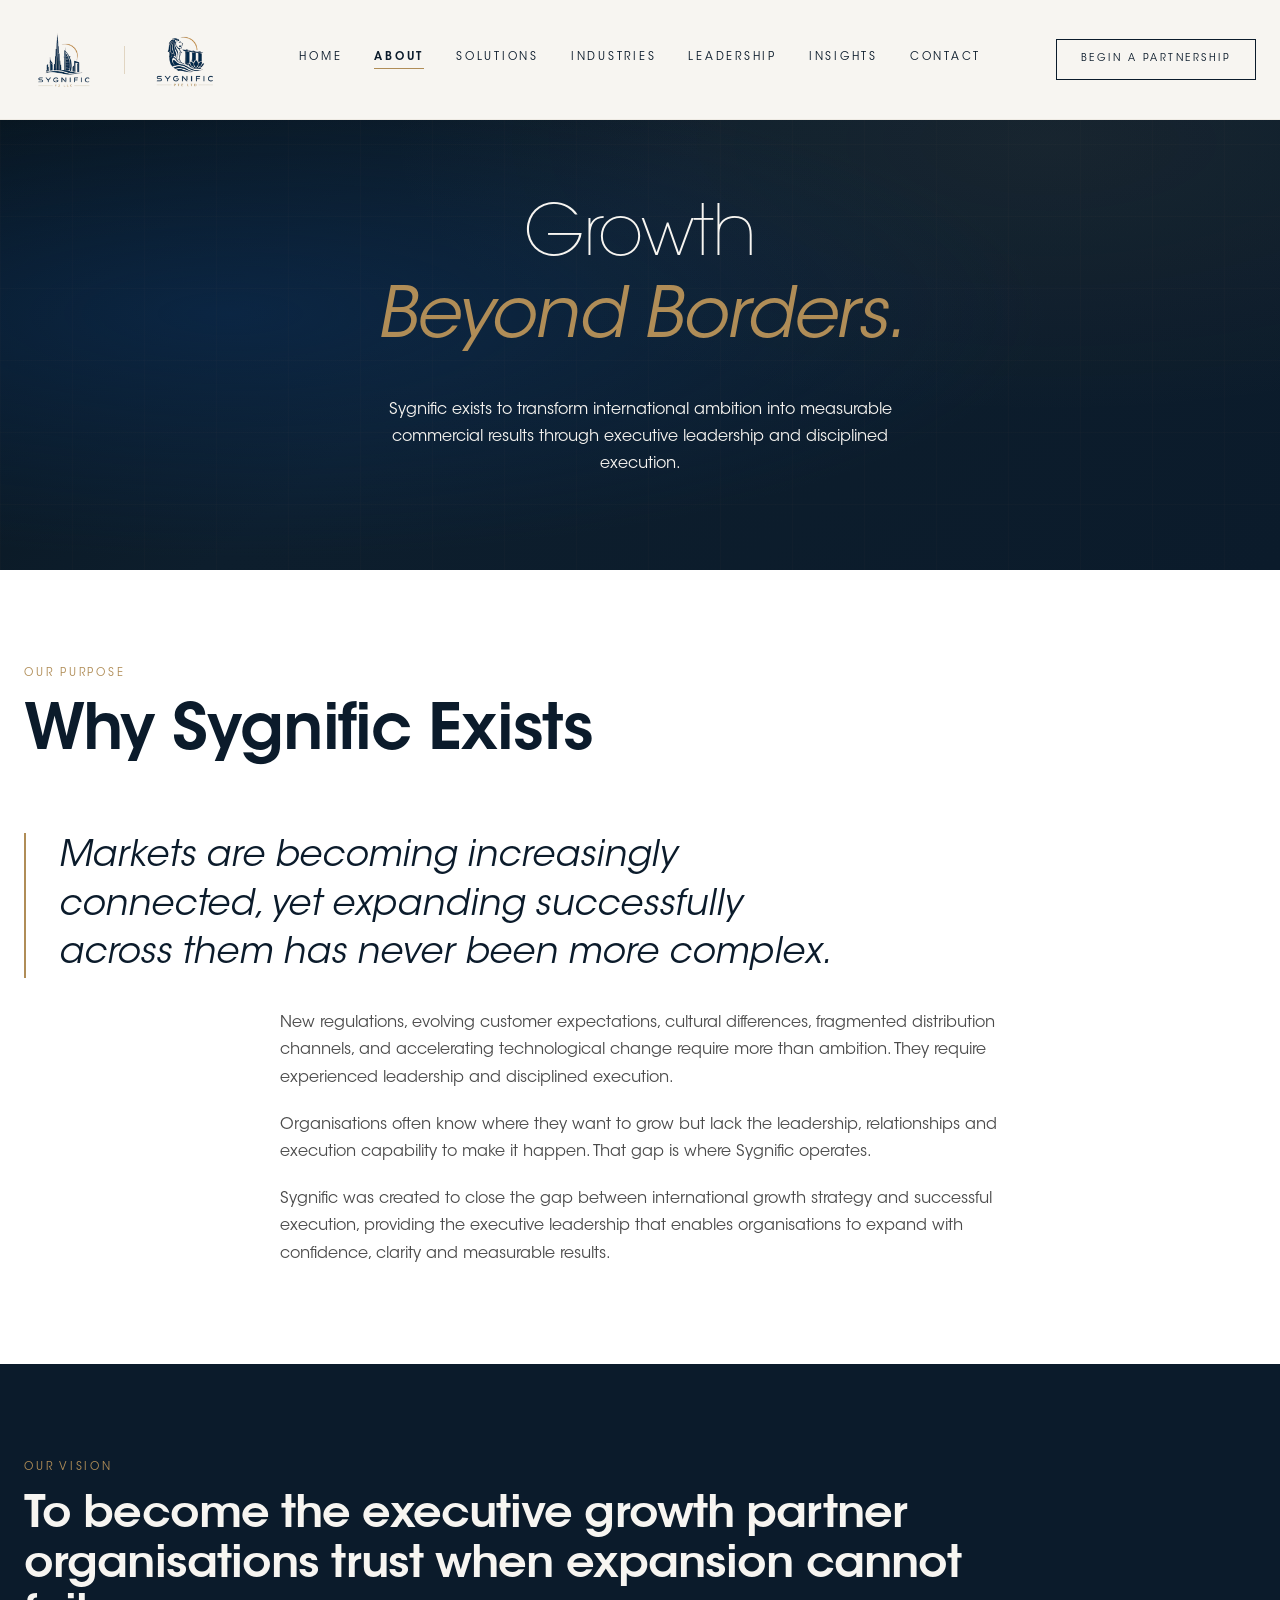
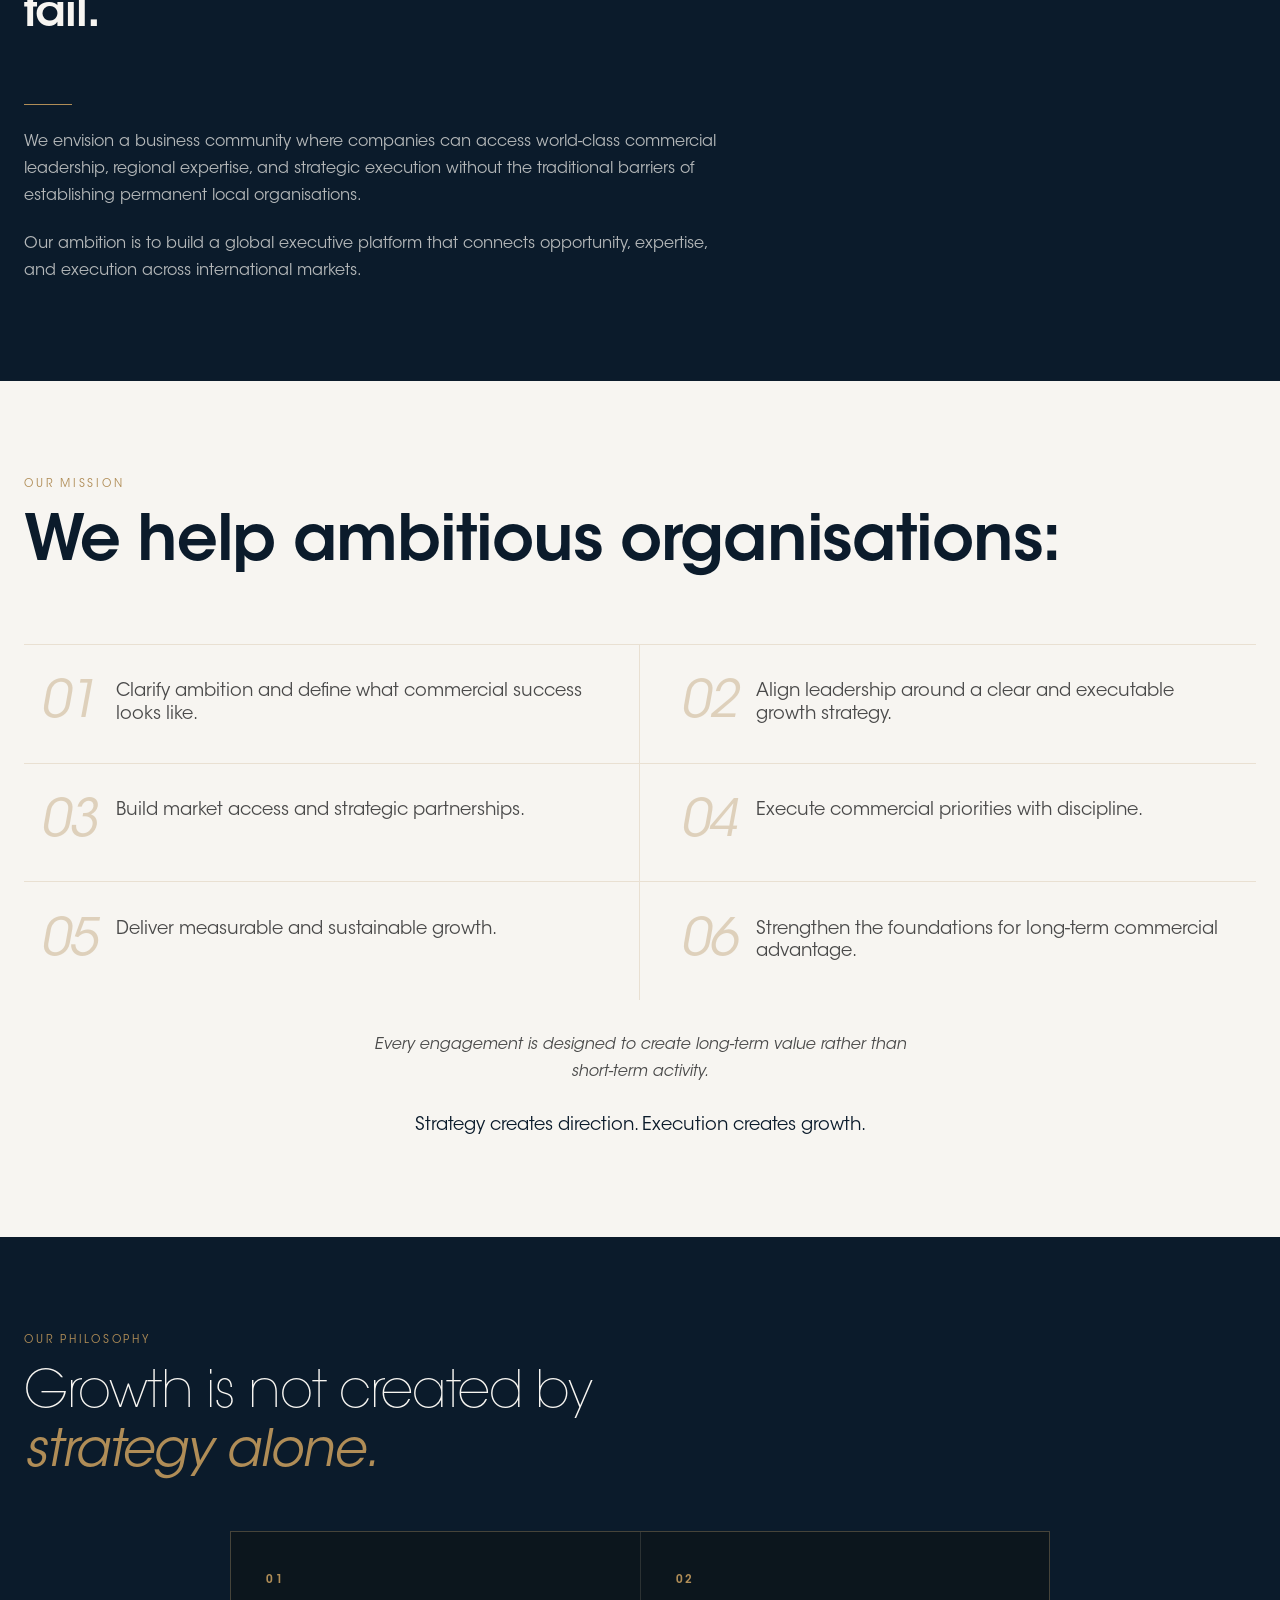
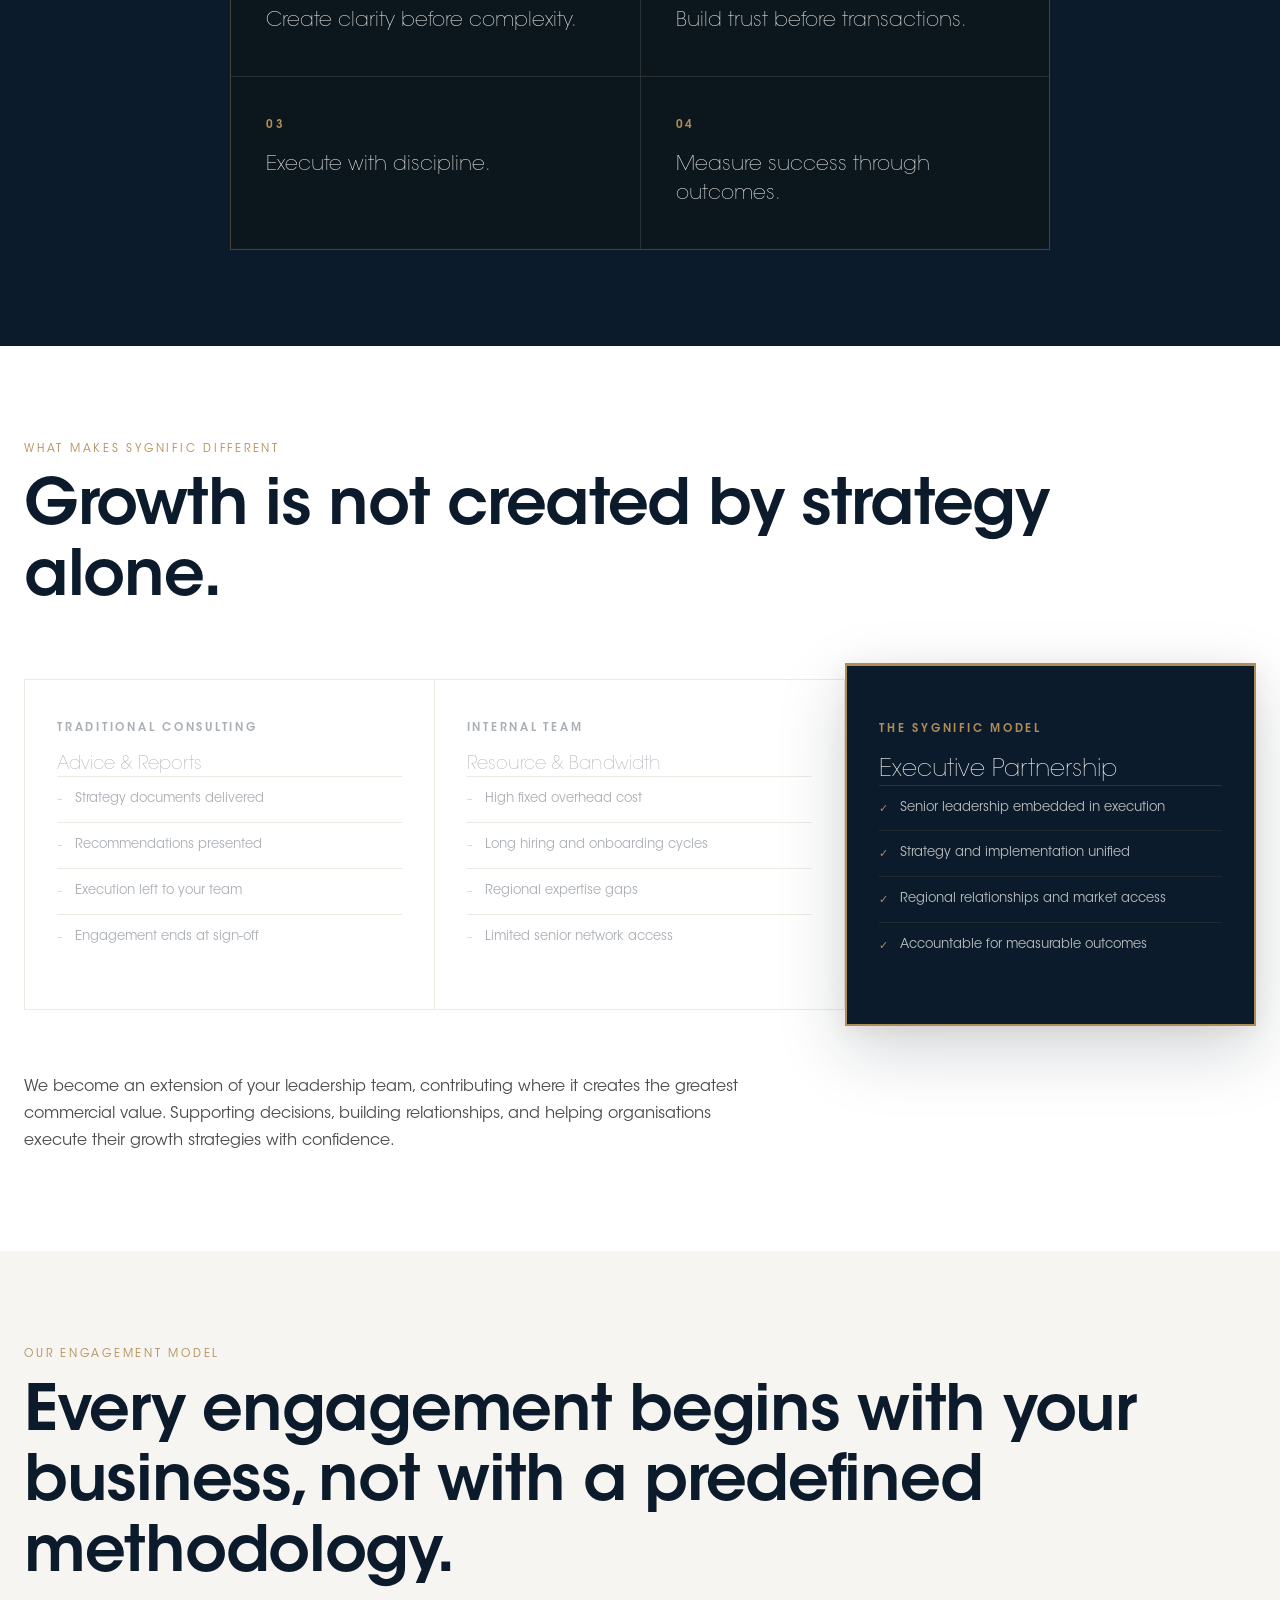
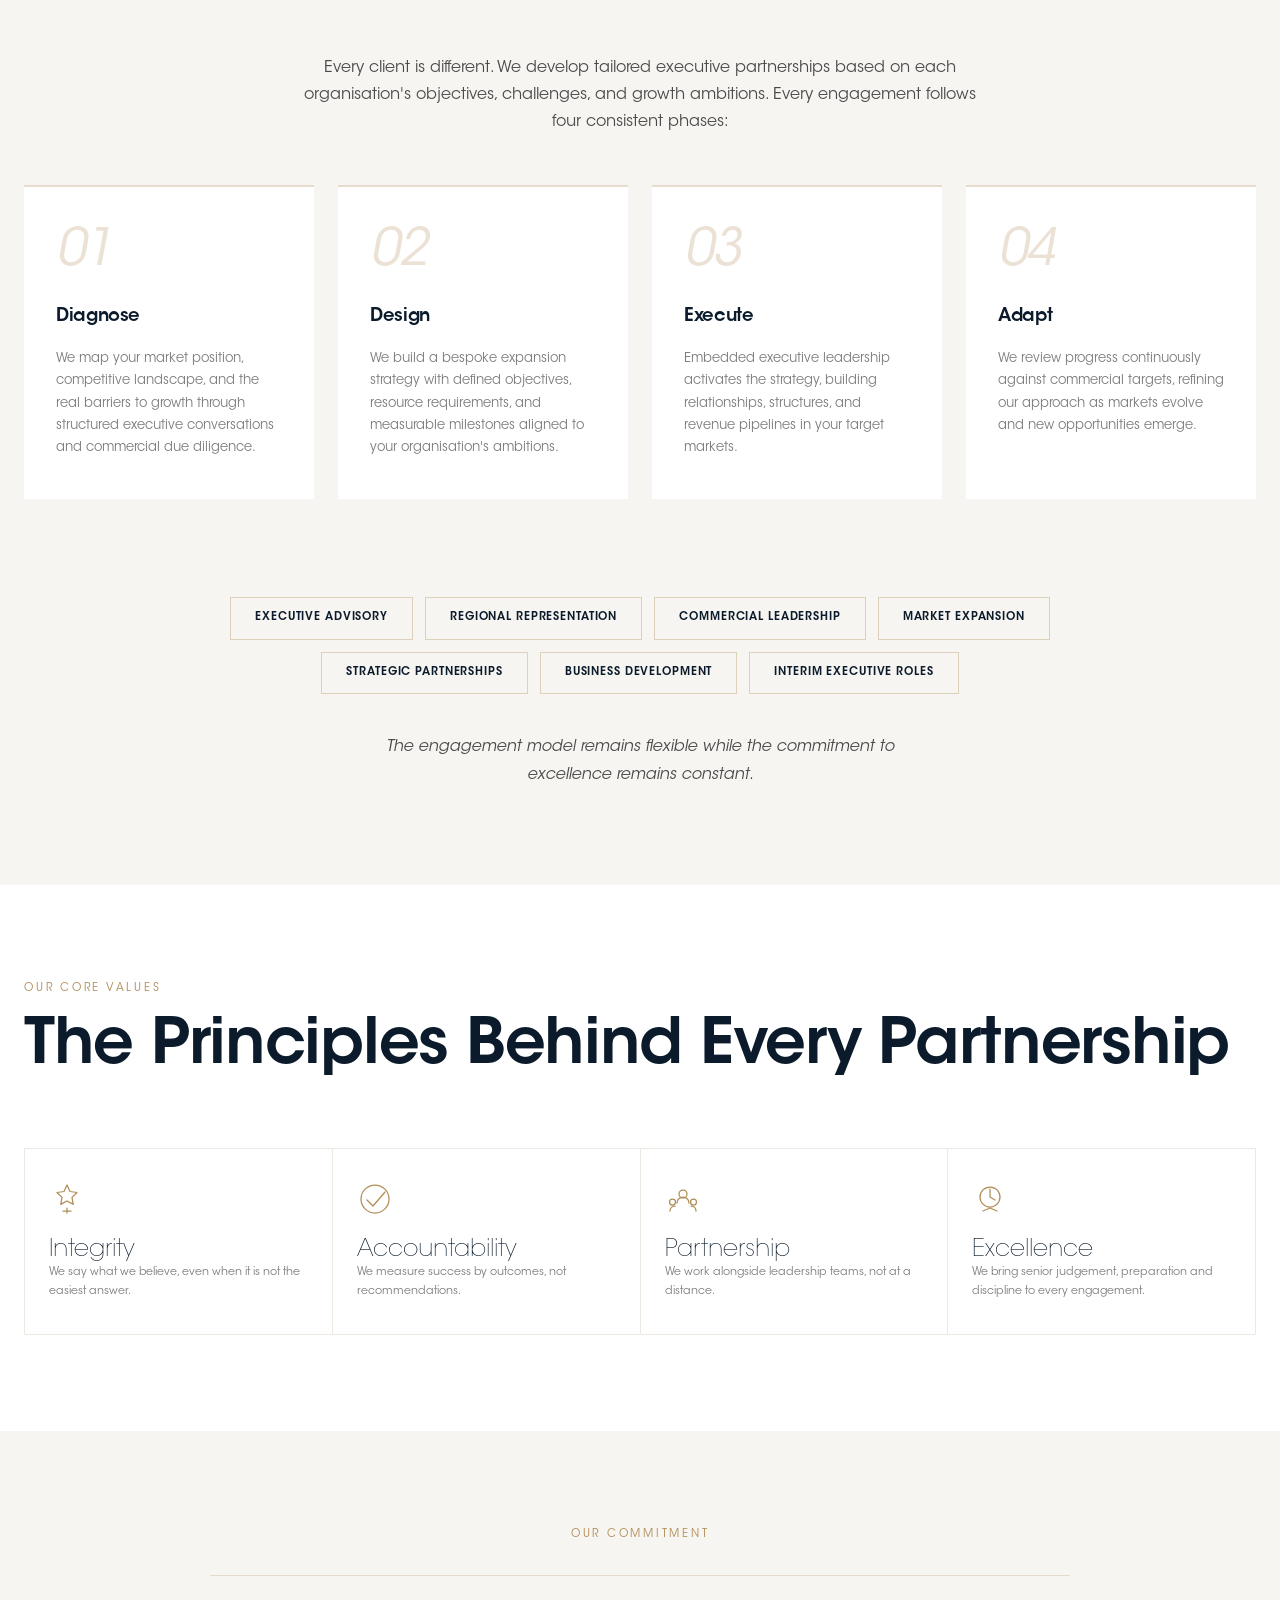
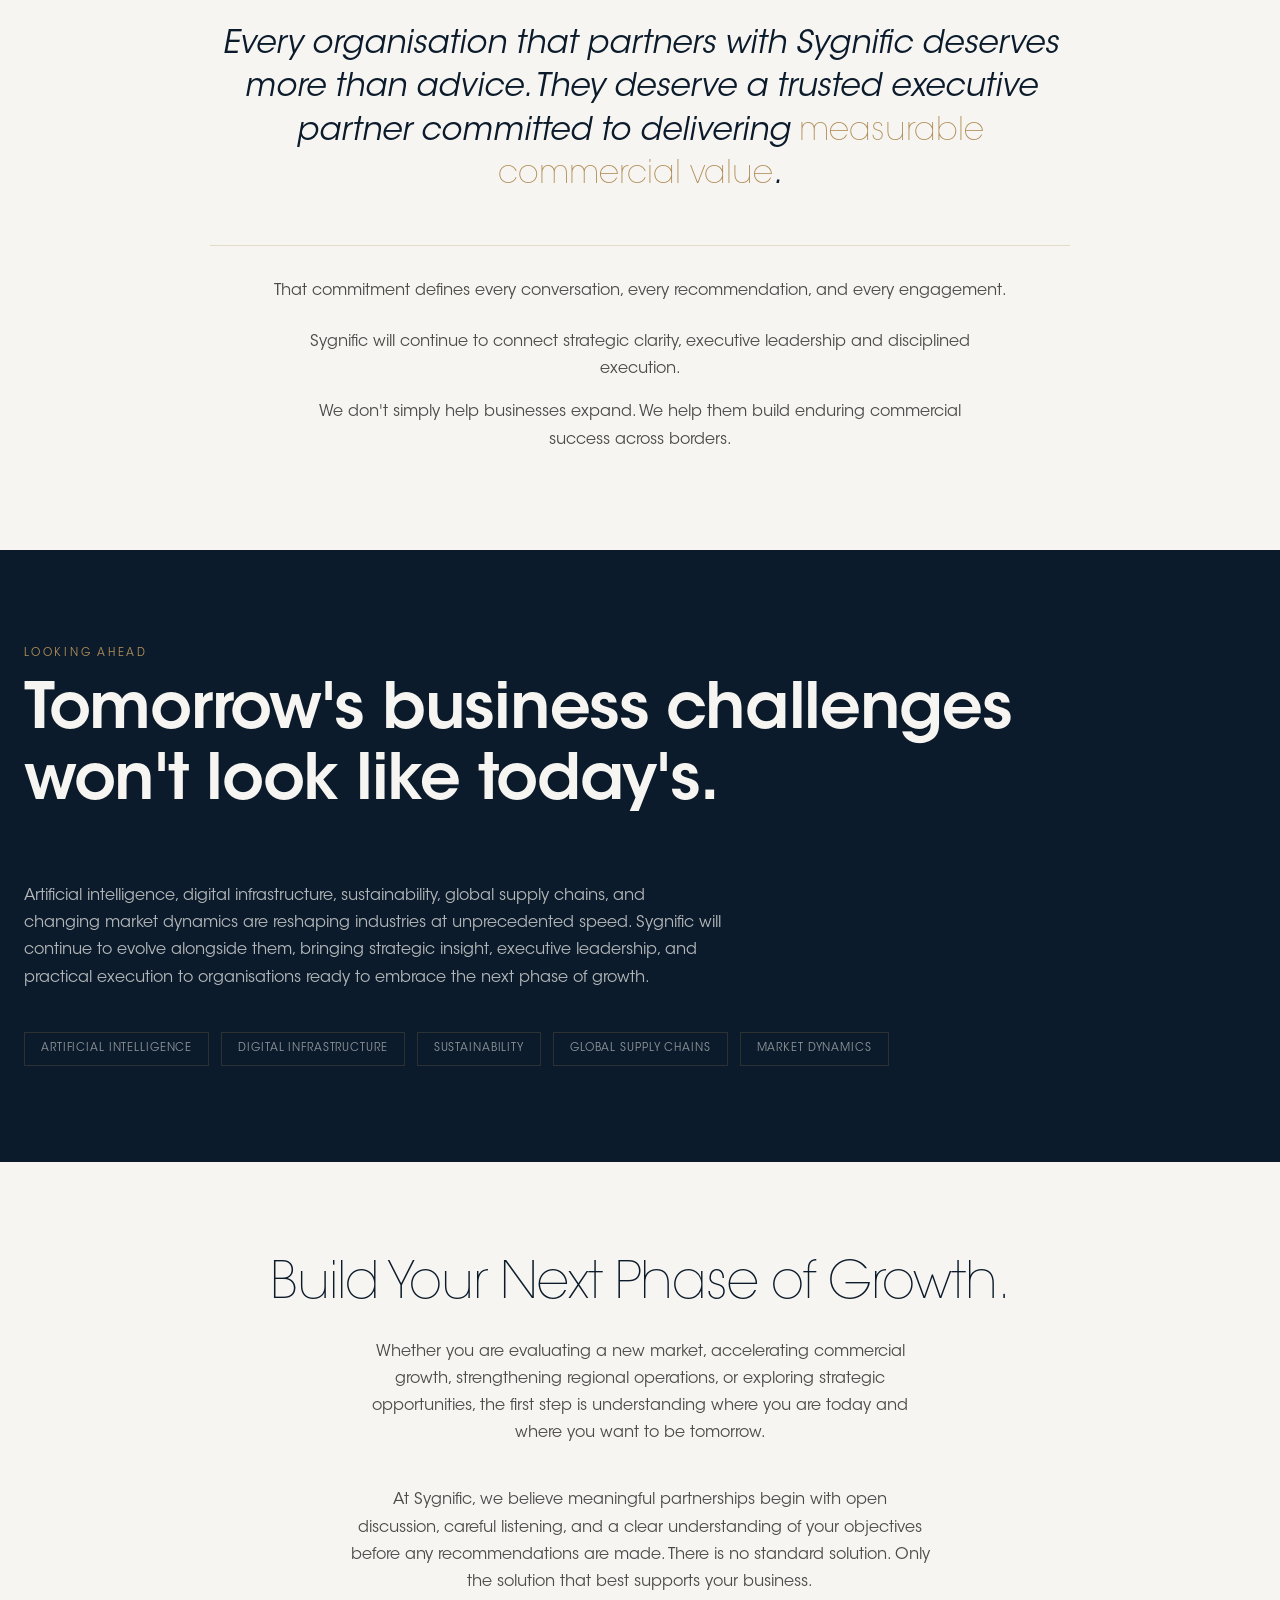
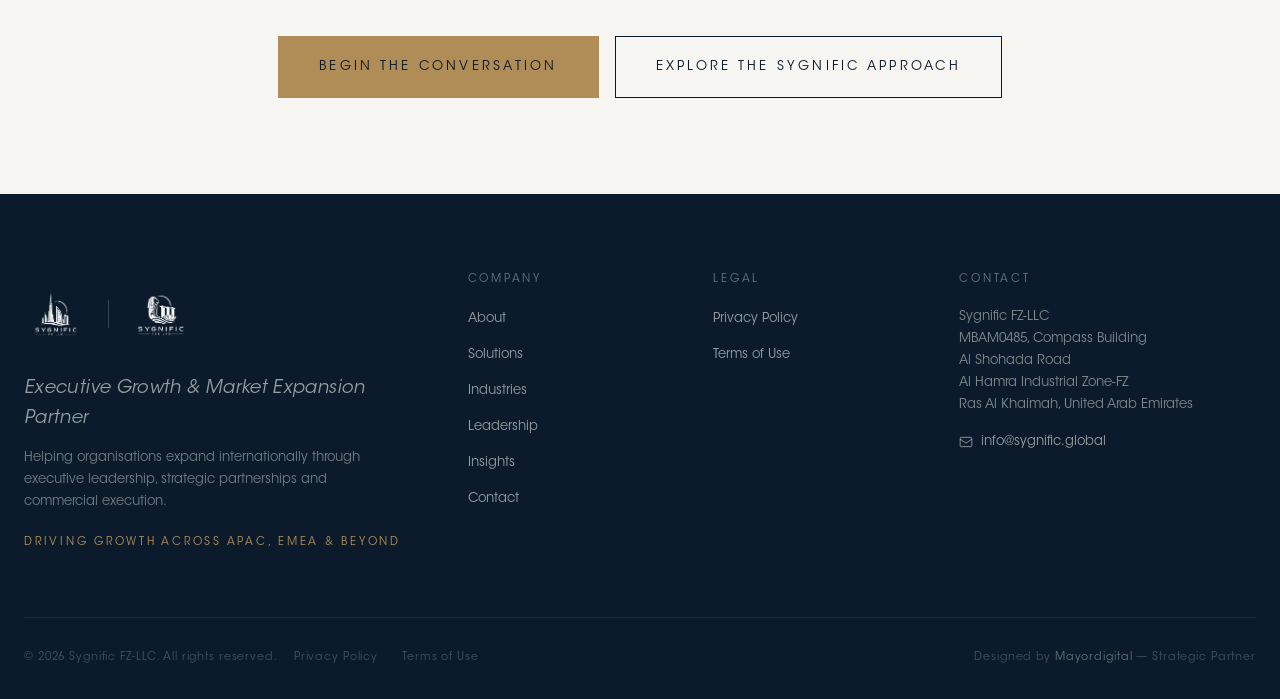
<file: about.html>
<!DOCTYPE html>
<html lang="en">
<head>
  <meta charset="UTF-8">
  <meta name="viewport" content="width=device-width, initial-scale=1.0">

  <!-- SEO -->
  <title>About Sygnific | Our Vision, Mission &amp; Philosophy — International Growth &amp; Execution Partner</title>
  <meta name="description" content="Discover why Sygnific exists: our purpose, vision, mission, philosophy and engagement model as an international growth and execution partner across APAC, Middle East and EMEA.">

  <!-- Open Graph -->
  <meta property="og:type"        content="website">
  <meta property="og:title"       content="About Sygnific — Vision, Mission &amp; Philosophy">
  <meta property="og:description" content="Discover why Sygnific exists: our purpose, vision, mission, philosophy and engagement model as an international growth and execution partner.">
  <meta property="og:url"         content="https://sygnific.global/about">
  <meta property="og:image"       content="https://sygnific.global/assets/images/og-about.jpg">

  <link rel="canonical" href="https://sygnific.global/about">

  <!-- Favicon -->
  <link rel="icon" type="image/svg+xml" href="assets/images/favicon.svg">


  <!-- Styles -->
  <link rel="stylesheet" href="css/style.css">

  <style>

    /* ── ABOUT PAGE SECTIONS ────────────────────────────────────── */

    .about-section {
      padding-block: var(--space-24);
    }

    .about-section--ivory { background: var(--color-ivory); position: relative; overflow: hidden; }
    .about-section--white { background: var(--color-white); position: relative; overflow: hidden; }
    .about-section--navy  { background: var(--color-navy); position: relative; overflow: hidden; }

    /* All section containers sit above photo layer */
    .about-section > .container,
    .about-cta > .container {
      position: relative;
      z-index: 1;
    }

    /* Shared ::before photo layer setup */
    .about-section--white::before,
    .about-section--ivory::before,
    .about-section--navy::before,
    .about-cta::before {
      content: '';
      position: absolute;
      inset: 0;
      background-size: cover;
      background-position: center;
      pointer-events: none;
      z-index: 0;
    }

    /* ── SECTION PHOTO BACKGROUNDS ─────────────────────── */

    /* Purpose — corporate glass tower */
    [aria-labelledby="purpose-title"]::before {
      background-image: url('https://images.unsplash.com/photo-1486406146926-c627a92ad1ab?w=1920&q=60&auto=format&fit=crop');
      opacity: 0.07;
    }

    /* Vision (navy) — earth from space / global */
    .about-section--navy[aria-labelledby="vision-title"]::before {
      background-image: url('https://images.unsplash.com/photo-1451187580459-43490279c0fa?w=1920&q=60&auto=format&fit=crop');
      opacity: 0.09;
    }

    /* Mission — no background */
    [aria-labelledby="mission-title"]::before { display: none; }

    /* Philosophy (navy) — library / books / thought */
    .about-section--navy[aria-labelledby="philosophy-title"]::before {
      background-image: url('https://images.unsplash.com/photo-1481627834876-b7833e8f5570?w=1920&q=60&auto=format&fit=crop');
      opacity: 0.08;
    }

    /* What Makes Us Different — chess / strategy */
    [aria-labelledby="different-title"]::before {
      background-image: url('https://images.unsplash.com/photo-1529158062015-d8a0176bcb62?w=1920&q=60&auto=format&fit=crop');
      opacity: 0.05;
    }

    /* Engagement Model — pen signing document */
    [aria-labelledby="model-title"]::before {
      background-image: url('https://images.unsplash.com/photo-1450101499163-c8848c66ca85?w=1920&q=60&auto=format&fit=crop');
      opacity: 0.07;
    }

    /* Core Values — no photo background */
    [aria-labelledby="values-title"]::before { display: none; }

    /* Commitment — data center server rows */
    [aria-label="Our Commitment"]::before {
      background-image: url('https://images.unsplash.com/photo-1558494949-ef010cbdcc31?w=1920&q=60&auto=format&fit=crop');
      opacity: 0.03;
    }

    /* Looking Ahead — no background */
    .about-section--navy[aria-labelledby="ahead-title"]::before { display: none; }

    /* CTA — no background */
    .about-cta::before { display: none; }

    /* Body text on dark backgrounds */
    .text--dim   { color: rgba(247, 245, 241, 0.72); }
    .text--ivory { color: var(--color-ivory); }

    /* ── HERO ─────────────────────────────────────────────────── */

    .about-hero {
      background:
        radial-gradient(ellipse at 18% 55%, rgba(11, 47, 90, 0.55) 0%, transparent 55%),
        radial-gradient(ellipse at 82% 25%, rgba(176, 141, 87, 0.07) 0%, transparent 45%),
        linear-gradient(140deg, #071219 0%, #0D1E2D 45%, #0B1B2B 100%);
      padding-top: calc(var(--header-height) + var(--space-20));
      padding-bottom: var(--space-20);
      position: relative;
      overflow: hidden;
    }

    .about-hero::before {
      content: '';
      position: absolute;
      inset: 0;
      background-image:
        linear-gradient(rgba(176, 141, 87, 0.025) 1px, transparent 1px),
        linear-gradient(90deg, rgba(176, 141, 87, 0.025) 1px, transparent 1px);
      background-size: 72px 72px;
      pointer-events: none;
    }

    .about-hero .container { position: relative; z-index: 1; text-align: center; }

    /* Hero text staggered entrance */
    .about-hero h1.fade-in        { transition-delay: 80ms;  }
    .about-hero .about-hero-sub.fade-in { transition-delay: 260ms; }


    .about-hero h1 {
      font-family: var(--font-heading);
      font-size: clamp(var(--text-4xl), 5.5vw, var(--text-7xl));
      font-weight: 300;
      color: var(--color-ivory);
      line-height: var(--leading-tight);
      letter-spacing: var(--tracking-tight);
      margin-bottom: var(--space-8);
      max-width: 100%;
    }

    .about-hero-intro {
      font-size: var(--text-base);
      line-height: var(--leading-relaxed);
      color: var(--color-ivory);
      max-width: 560px;
      margin-inline: auto;
      margin-bottom: var(--space-3);
    }

    .about-hero-sub {
      font-size: var(--text-base);
      line-height: var(--leading-relaxed);
      color: rgba(247, 245, 241, 0.55);
      max-width: 480px;
      margin-inline: auto;
    }

    /* ── PURPOSE PULL QUOTE ───────────────────────────────────── */

    .purpose-lead {
      font-family: var(--font-heading);
      font-size: clamp(var(--text-2xl), 2.8vw, var(--text-4xl));
      font-weight: 300;
      font-style: italic;
      color: var(--color-navy);
      line-height: 1.35;
      max-width: 820px;
      margin-bottom: var(--space-8);
      padding-left: var(--space-8);
      border-left: 2px solid var(--color-gold);
    }

    /* ── MISSION ITEMS ─────────────────────────────────────────── */

    .mission-items {
      list-style: none;
      padding: 0;
      margin: var(--space-12) 0 var(--space-8);
      display: grid;
      grid-template-columns: 1fr 1fr;
      gap: 0;
    }

    .mission-item {
      display: flex;
      align-items: flex-start;
      gap: var(--space-5);
      padding: var(--space-8) var(--space-6) var(--space-8) 0;
      border-top: 1px solid rgba(176, 141, 87, 0.2);
      position: relative;
      overflow: hidden;
      transition: opacity 500ms var(--ease-out), transform 500ms var(--ease-out), padding-left 0.3s ease;
    }

    .mission-item:nth-child(odd) {
      padding-left: var(--space-4);
      padding-right: var(--space-10);
      border-right: 1px solid rgba(176, 141, 87, 0.2);
    }

    .mission-item:nth-child(even) {
      padding-left: var(--space-10);
    }

    .mission-item::after {
      content: '';
      position: absolute;
      left: 0;
      top: 0;
      bottom: 0;
      width: 2px;
      background: var(--color-gold);
      transform: scaleY(0);
      transform-origin: top;
      transition: transform 0.35s ease;
    }

    .mission-item:hover::after {
      transform: scaleY(1);
    }

    .mission-num {
      font-family: var(--font-heading);
      font-size: clamp(2.5rem, 4vw, 3.5rem);
      font-weight: 300;
      font-style: italic;
      line-height: 1;
      color: rgba(176, 141, 87, 0.35);
      flex-shrink: 0;
      letter-spacing: -0.02em;
      transition: color 0.3s ease;
      user-select: none;
      margin-top: 0.05em;
    }

    .mission-item:hover .mission-num {
      color: rgba(176, 141, 87, 0.7);
    }

    .mission-text {
      font-family: var(--font-body);
      font-size: var(--text-lg);
      font-weight: 500;
      line-height: var(--leading-snug);
      color: var(--color-text);
      padding-top: 0.25em;
    }

    @media (max-width: 640px) {
      .mission-items { grid-template-columns: 1fr; }
      .mission-item:nth-child(odd) { border-right: none; padding-right: 0; }
      .mission-item:nth-child(even) { padding-left: 0; }
    }

    /* ── PHILOSOPHY PULL QUOTE ────────────────────────────────── */

    .philosophy-quote {
      font-family: var(--font-heading);
      font-size: clamp(var(--text-3xl), 4vw, var(--text-6xl));
      font-weight: 300;
      color: var(--color-ivory);
      line-height: 1.15;
      letter-spacing: var(--tracking-tight);
      max-width: 900px;
      margin-bottom: var(--space-10);
      position: relative;
      z-index: 1;
    }

    .philosophy-quote em {
      color: var(--color-gold);
      font-style: italic;
    }

    /* ── PHILOSOPHY PRINCIPLES ───────────────────────────────── */

    .philosophy-principles {
      display: grid;
      grid-template-columns: 1fr 1fr;
      gap: 1px;
      background: rgba(176,141,87,0.2);
      border: 1px solid rgba(176,141,87,0.2);
      margin-top: var(--space-12);
      max-width: 820px;
      margin-inline: auto;
    }

    .philosophy-principle {
      background: rgba(7,18,25,0.85);
      padding: var(--space-10) var(--space-8);
      border-left: 3px solid transparent;
      transition: border-color 0.3s, background 0.3s;
    }

    .philosophy-principle:hover {
      border-left-color: var(--color-gold);
      background: rgba(11,27,43,0.95);
    }

    .philosophy-principle-num {
      display: block;
      font-size: var(--text-xs);
      font-weight: 600;
      letter-spacing: var(--tracking-widest);
      text-transform: uppercase;
      color: var(--color-gold);
      margin-bottom: var(--space-4);
    }

    .philosophy-principle-text {
      font-family: var(--font-heading);
      font-size: clamp(var(--text-lg), 1.6vw, var(--text-2xl));
      font-weight: 300;
      color: var(--color-ivory);
      line-height: 1.4;
    }

    /* ── WHAT MAKES US DIFFERENT — compare columns ───────────── */

    .about-compare {
      display: grid;
      grid-template-columns: 1fr 1fr 1fr;
      gap: 0;
      margin-top: var(--space-14);
      margin-bottom: var(--space-14);
      overflow: visible;
      position: relative;
    }

    .about-compare-col {
      padding: var(--space-10) var(--space-8);
      background: var(--color-white);
      border: 1px solid var(--color-ivory-dark);
      border-left: none;
    }

    .about-compare-col:first-child {
      border-left: 1px solid var(--color-ivory-dark);
    }

    .about-compare-col--active {
      background: var(--color-navy);
      border: 2px solid var(--color-gold);
      position: relative;
      z-index: 2;
      margin-top: -16px;
      margin-bottom: -16px;
      padding-top: calc(var(--space-10) + 16px);
      padding-bottom: calc(var(--space-10) + 16px);
      box-shadow: 0 24px 64px rgba(11,27,43,0.18), 0 4px 20px rgba(176,141,87,0.12);
    }

    /* gold top accent bar */
    .about-compare-col--active::before {
      content: '';
      position: absolute;
      top: -2px;
      left: -2px;
      right: -2px;
      height: 3px;
      background: var(--color-gold);
    }

    .about-compare-label {
      display: block;
      font-size: var(--text-xs);
      font-weight: 600;
      letter-spacing: var(--tracking-widest);
      text-transform: uppercase;
      color: rgba(11,27,43,0.35);
      margin-bottom: var(--space-4);
    }

    .about-compare-col--active .about-compare-label {
      color: var(--color-gold);
    }

    .about-compare-title {
      font-family: var(--font-heading);
      font-size: var(--text-lg);
      font-weight: 300;
      color: rgba(11,27,43,0.35);
      margin-bottom: var(--space-7);
      line-height: 1.2;
    }

    .about-compare-col--active .about-compare-title {
      color: var(--color-ivory);
      font-size: var(--text-2xl);
    }

    .about-compare-points {
      list-style: none;
      padding: 0;
      margin: 0;
      border-top: 1px solid var(--color-ivory-dark);
    }

    .about-compare-col--active .about-compare-points {
      border-top-color: rgba(176,141,87,0.2);
    }

    .about-compare-points li {
      font-size: var(--text-sm);
      line-height: 1.6;
      color: rgba(11,27,43,0.35);
      padding: var(--space-3) 0;
      border-bottom: 1px solid var(--color-ivory-dark);
      display: flex;
      gap: var(--space-3);
      align-items: flex-start;
    }

    .about-compare-points li:last-child {
      border-bottom: none;
    }

    .about-compare-points li::before {
      content: '–';
      flex-shrink: 0;
      color: rgba(11,27,43,0.2);
      font-size: var(--text-xs);
      margin-top: 3px;
    }

    .about-compare-col--active .about-compare-points li {
      color: rgba(247,245,241,0.75);
      border-bottom-color: rgba(176,141,87,0.12);
    }

    .about-compare-col--active .about-compare-points li::before {
      content: '✓';
      color: var(--color-gold);
      font-size: var(--text-xs);
    }

    /* ── ENGAGEMENT PHASES ──────────────────────────────────── */

    .about-phases {
      display: grid;
      grid-template-columns: repeat(4, 1fr);
      gap: var(--space-6);
      margin-top: var(--space-12);
      margin-bottom: var(--space-14);
    }

    .about-phase {
      padding: var(--space-10) var(--space-8) var(--space-10);
      text-align: left;
      position: relative;
      background: #fff;
      border-top: 2px solid rgba(176,141,87,0.3);
      transition: opacity 500ms var(--ease-out), transform 500ms var(--ease-out), border-color 0.3s, box-shadow 0.3s;
    }

    .about-phase:hover {
      border-top-color: var(--color-gold);
      box-shadow: 0 4px 24px rgba(11,27,43,0.06);
    }

    .about-phase-num {
      display: block;
      font-family: var(--font-heading);
      font-size: clamp(2.5rem, 4vw, 3.5rem);
      font-weight: 200;
      font-style: italic;
      line-height: 1;
      color: rgba(176,141,87,0.25);
      letter-spacing: -0.02em;
      margin-bottom: var(--space-6);
    }

    .about-phase-title {
      font-family: var(--font-heading);
      font-size: var(--text-lg);
      font-weight: 600;
      color: var(--color-navy);
      letter-spacing: var(--tracking-tight);
      margin-bottom: var(--space-4);
    }

    .about-phase-desc {
      font-size: var(--text-sm);
      line-height: var(--leading-relaxed);
      color: var(--color-text-light);
    }

    /* ── WHAT MAKES US DIFFERENT — (legacy progression kept for responsive) */

    .progression-wrap {
      display: grid;
      grid-template-columns: 1fr auto 1fr auto 1fr;
      align-items: stretch;
      margin-top: var(--space-12);
      margin-bottom: var(--space-12);
    }

    .progression-step {
      padding: var(--space-8) var(--space-6);
      text-align: center;
      border: 1px solid var(--color-ivory-dark);
    }

    .progression-step--active {
      background: var(--color-navy);
      border-color: var(--color-gold);
      border-width: 2px;
      box-shadow: 0 8px 32px rgba(176, 141, 87, 0.18);
      transform: translateY(-4px);
      position: relative;
    }

    .progression-label {
      font-size: var(--text-xs);
      font-weight: 600;
      letter-spacing: var(--tracking-widest);
      text-transform: uppercase;
      color: var(--color-text-muted);
      margin-bottom: var(--space-3);
    }

    .progression-step--active .progression-label {
      color: var(--color-gold);
    }

    .progression-title {
      font-family: var(--font-heading);
      font-size: var(--text-2xl);
      font-weight: 300;
      color: var(--color-text-light);
    }

    .progression-step--active .progression-title {
      color: var(--color-ivory);
    }

    .progression-tag {
      display: inline-block;
      margin-top: var(--space-4);
      font-size: var(--text-xs);
      font-weight: 600;
      letter-spacing: var(--tracking-wide);
      text-transform: uppercase;
      color: var(--color-ivory);
      background: var(--color-gold);
      padding: var(--space-1) var(--space-3);
    }

    .progression-arrow {
      width: 44px;
      display: flex;
      align-items: center;
      justify-content: center;
      flex-shrink: 0;
    }

    .progression-arrow svg {
      width: 20px;
      height: 20px;
      color: rgba(176, 141, 87, 0.4);
    }

    /* ── ENGAGEMENT MODEL ─────────────────────────────────────── */

    .model-grid {
      display: flex;
      flex-wrap: wrap;
      justify-content: center;
      gap: var(--space-3);
      margin: var(--space-8) auto var(--space-10);
      max-width: 860px;
    }

    .model-item {
      font-size: var(--text-xs);
      font-weight: 600;
      letter-spacing: var(--tracking-wide);
      text-transform: uppercase;
      color: var(--color-navy);
      border: 1px solid rgba(176,141,87,0.35);
      padding: var(--space-3) var(--space-6);
      background: transparent;
      transition: opacity 500ms var(--ease-out), transform 500ms var(--ease-out), border-color 0.25s, background 0.25s, color 0.25s;
    }

    .model-item:hover {
      border-color: var(--color-gold);
      background: rgba(176,141,87,0.06);
    }

    .model-item-dot { display: none; }

    /* ── CORE VALUES ──────────────────────────────────────────── */

    .values-grid {
      display: grid;
      grid-template-columns: repeat(4, 1fr);
      gap: 1px;
      background: var(--color-ivory-dark);
      border: 1px solid var(--color-ivory-dark);
      margin-top: var(--space-12);
    }

    .value-card-about {
      background: var(--color-white);
      padding: var(--space-8) var(--space-6);
      display: flex;
      flex-direction: column;
      gap: var(--space-5);
      transition: opacity 500ms var(--ease-out), transform 500ms var(--ease-out), background 0.35s ease, box-shadow 0.35s ease;
    }

    .value-card-about:hover {
      background: var(--color-navy);
      box-shadow: inset 0 0 0 1px rgba(176,141,87,0.3);
    }

    .value-icon-about {
      width: 36px;
      height: 36px;
      color: var(--color-gold);
      flex-shrink: 0;
      transition: color 0.35s ease;
    }

    .value-card-about:hover .value-icon-about {
      color: #fff;
    }

    .value-name {
      font-family: var(--font-heading);
      font-size: var(--text-2xl);
      font-weight: 300;
      color: var(--color-navy);
      line-height: 1.1;
      transition: color 0.35s ease;
    }

    .value-card-about:hover .value-name {
      color: #fff;
    }

    .value-desc {
      font-size: var(--text-xs);
      line-height: 1.75;
      color: var(--color-text-light);
      transition: color 0.35s ease;
    }

    .value-card-about:hover .value-desc {
      color: rgba(255,255,255,0.72);
    }

    /* ── COMMITMENT ───────────────────────────────────────────── */

    .commitment-quote {
      font-family: var(--font-heading);
      font-size: clamp(var(--text-2xl), 2.5vw, var(--text-4xl));
      font-weight: 300;
      font-style: italic;
      color: var(--color-navy);
      line-height: 1.35;
      text-align: center;
      max-width: 860px;
      margin-inline: auto;
      border-top: 1px solid rgba(176, 141, 87, 0.25);
      border-bottom: 1px solid rgba(176, 141, 87, 0.25);
      padding-block: var(--space-12);
    }

    .commitment-quote em {
      color: var(--color-gold);
      font-style: normal;
    }

    /* ── LOOKING AHEAD ────────────────────────────────────────── */

    .ahead-topics {
      display: flex;
      flex-wrap: wrap;
      gap: var(--space-3);
      margin-top: var(--space-10);
      position: relative;
      z-index: 1;
    }

    .ahead-tag {
      font-size: var(--text-xs);
      font-weight: 500;
      letter-spacing: var(--tracking-wide);
      text-transform: uppercase;
      color: rgba(247, 245, 241, 0.55);
      border: 1px solid rgba(176, 141, 87, 0.2);
      padding: var(--space-2) var(--space-4);
    }

    /* ── CTA BLOCK ────────────────────────────────────────────── */

    .about-cta {
      background: var(--color-ivory);
      padding-block: var(--space-24);
      text-align: center;
    }

    .about-cta-heading {
      font-family: var(--font-heading);
      font-size: clamp(var(--text-3xl), 4vw, var(--text-5xl));
      font-weight: 300;
      color: var(--color-navy);
      margin-bottom: var(--space-6);
      line-height: var(--leading-tight);
    }

    .about-cta-sub {
      font-size: var(--text-base);
      line-height: var(--leading-relaxed);
      color: var(--color-text);
      max-width: 580px;
      margin: 0 auto var(--space-10);
    }

    .about-cta-btns {
      display: flex;
      gap: var(--space-4);
      justify-content: center;
      flex-wrap: wrap;
    }

    /* CTA section position for ::before */
    .about-cta { position: relative; overflow: hidden; }

    /* Model grid — extend stagger to 7th child */
    .model-grid.fade-in-group > *:nth-child(7) {
      opacity: 0;
      transform: translateY(20px);
      transition: opacity 500ms var(--ease-out), transform 500ms var(--ease-out);
    }
    .model-grid.fade-in-group.is-visible > *:nth-child(7) {
      opacity: 1;
      transform: translateY(0);
      transition-delay: 480ms;
    }

    /* ── RESPONSIVE ───────────────────────────────────────────── */

    @media (max-width: 1024px) {
      .values-grid       { grid-template-columns: repeat(2, 1fr); }
      .model-grid        { gap: var(--space-2); }
      .about-compare { grid-template-columns: 1fr; overflow: hidden; }
      .about-compare-col { border-left: 1px solid var(--color-ivory-dark); border-bottom: none; }
      .about-compare-col:last-child { border-bottom: 1px solid var(--color-ivory-dark); }
      .about-compare-col--active { margin: 0; padding: var(--space-10) var(--space-8); border: none; border-left: 4px solid var(--color-gold); box-shadow: none; }
      .about-compare-col--active::before { display: none; }
      .about-phases      { grid-template-columns: repeat(2, 1fr); gap: var(--space-4); }
      .philosophy-principles { grid-template-columns: 1fr; }
      .progression-wrap  { display: flex; flex-direction: column; }
      .progression-arrow { transform: rotate(90deg); margin: 0 auto; width: auto; height: 44px; }
      .about-section { padding-block: var(--space-20); }
    }

    @media (max-width: 768px) {
      .values-grid { grid-template-columns: repeat(2, 1fr); }
      .about-phases { grid-template-columns: 1fr 1fr; gap: var(--space-4); }
      .model-grid  { grid-template-columns: 1fr; }
      .purpose-lead { padding-left: var(--space-5); font-size: clamp(var(--text-xl), 3vw, var(--text-3xl)); }
      .philosophy-quote { font-size: clamp(var(--text-2xl), 5vw, var(--text-4xl)); }
      .commitment-quote { padding-block: var(--space-8); font-size: clamp(var(--text-xl), 3.5vw, var(--text-3xl)); }
      .about-cta-heading { font-size: clamp(var(--text-2xl), 5vw, var(--text-4xl)); }
    }

    @media (max-width: 640px) {
      .model-grid { grid-template-columns: 1fr; }
      .about-hero h1 { font-size: clamp(var(--text-3xl), 8vw, var(--text-5xl)); }
    }

    @media (max-width: 480px) {
      .about-phases { grid-template-columns: 1fr; gap: var(--space-4); }
      .values-grid { grid-template-columns: 1fr; }
      .about-section { padding-block: var(--space-16); }
      .mission-item { padding: var(--space-6) 0; }
      .mission-num { font-size: 2rem; }
      .mission-text { font-size: var(--text-base); }
      .value-card-about { padding: var(--space-6) var(--space-5); }
      .commitment-quote { padding-block: var(--space-6); }
      .about-cta { padding-block: var(--space-16); }
      .about-cta-btns { flex-direction: column; align-items: center; }
      .about-cta-btns .btn { width: 100%; justify-content: center; }
      .ahead-topics { gap: var(--space-2); }
      .ahead-tag { font-size: 0.625rem; padding: var(--space-1) var(--space-3); }
      .progression-step { padding: var(--space-5) var(--space-4); }
    }

  </style>
</head>
<body>

  <!-- ── HEADER ─────────────────────────────────────────────── -->
  <header class="site-header site-header--light" role="banner">
    <div class="header-inner">

      <div class="logo-pair">
        <a href="/" aria-label="Sygnific FZ-LLC — UAE">
          <div class="logo-img-wrap">
            <img src="assets/images/logo-ae.png" alt="Sygnific FZ-LLC — UAE" class="logo-img">
          </div>
        </a>
        <span class="logo-pair-sep"></span>
        <a href="/" aria-label="Sygnific Pte Ltd — Singapore">
          <div class="logo-img-wrap">
            <img src="assets/images/logo-sg.png" alt="Sygnific Pte Ltd — Singapore" class="logo-img">
          </div>
        </a>
      </div>

      <nav class="site-nav" aria-label="Primary navigation">
        <a href="/"               class="nav-link">Home</a>
        <a href="about.html"      class="nav-link" aria-current="page">About</a>
        <a href="solutions.html"  class="nav-link">Solutions</a>
        <a href="industries.html" class="nav-link">Industries</a>
        <a href="leadership.html" class="nav-link">Leadership</a>
        <a href="insights.html"   class="nav-link">Insights</a>
        <a href="contact.html"    class="nav-link">Contact</a>
      </nav>

      <div class="header-cta">
        <a href="contact.html#contact-form" class="btn btn--secondary btn--sm">Begin a Partnership</a>
      </div>

      <button
        class="hamburger"
        aria-label="Open navigation menu"
        aria-expanded="false"
        aria-controls="mobile-nav"
        style="--hamburger-color: var(--color-navy);"
      >
        <span class="hamburger-line"></span>
        <span class="hamburger-line"></span>
        <span class="hamburger-line"></span>
      </button>

    </div>
  </header>

  <!-- ── MOBILE NAV ─────────────────────────────────────────── -->
  <nav class="mobile-nav" id="mobile-nav" aria-label="Mobile navigation" aria-hidden="true" role="dialog" aria-modal="true">
    <button class="mobile-nav-close" aria-label="Close navigation menu">
      <svg width="24" height="24" viewBox="0 0 24 24" fill="none" stroke="currentColor" stroke-width="1.5" stroke-linecap="round" aria-hidden="true">
        <line x1="4" y1="4" x2="20" y2="20"/>
        <line x1="20" y1="4" x2="4" y2="20"/>
      </svg>
    </button>
    <a href="/"               class="nav-link">Home</a>
    <a href="about.html"      class="nav-link">About</a>
    <a href="solutions.html"  class="nav-link">Solutions</a>
    <a href="industries.html" class="nav-link">Industries</a>
    <a href="leadership.html" class="nav-link">Leadership</a>
    <a href="insights.html"   class="nav-link">Insights</a>
    <a href="contact.html"    class="nav-link">Contact</a>
    <div class="mobile-nav-footer">sygnific.global</div>
  </nav>

  <main id="main-content">

    <!-- ══ HERO ═════════════════════════════════════════════ -->
    <section class="about-hero">
      <div class="container">
        <h1>
          <span class="hero-ln"><span class="hero-ln-inner">Growth</span></span>
          <span class="hero-ln"><span class="hero-ln-inner"><em class="text-italic" style="color:var(--color-gold);">Beyond Borders.</em></span></span>
        </h1>
        <p class="about-hero-intro hero-sub-anim">Sygnific exists to transform international ambition into measurable commercial results through executive leadership and disciplined execution.</p>
      </div>
    </section>


    <!-- ══ OUR PURPOSE ══════════════════════════════════════ -->
    <section class="about-section about-section--white" aria-labelledby="purpose-title">
      <div class="container">

        <div class="section-header fade-in">
          <span class="eyebrow">Our Purpose</span>
          <h2 id="purpose-title">Why Sygnific Exists</h2>
        </div>

        <p class="purpose-lead fade-in">Markets are becoming increasingly connected, yet expanding successfully across them has never been more complex.</p>

        <p class="fade-in" style="font-size:var(--text-base);line-height:var(--leading-relaxed);color:var(--color-text);max-width:720px;margin-inline:auto;margin-bottom:var(--space-5);">New regulations, evolving customer expectations, cultural differences, fragmented distribution channels, and accelerating technological change require more than ambition. They require experienced leadership and disciplined execution.</p>

        <p class="fade-in" style="font-size:var(--text-base);line-height:var(--leading-relaxed);color:var(--color-text);max-width:720px;margin-inline:auto;margin-bottom:var(--space-5);">Organisations often know where they want to grow but lack the leadership, relationships and execution capability to make it happen. That gap is where Sygnific operates.</p>

        <p class="fade-in" style="font-size:var(--text-base);line-height:var(--leading-relaxed);color:var(--color-text);max-width:720px;margin-inline:auto;">Sygnific was created to close the gap between international growth strategy and successful execution, providing the executive leadership that enables organisations to expand with confidence, clarity and measurable results.</p>

      </div>
    </section>


    <!-- ══ OUR VISION ═══════════════════════════════════════ -->
    <section class="about-section about-section--navy" aria-labelledby="vision-title">
      <div class="container" style="position:relative;z-index:1;">

        <div class="section-header fade-in">
          <span class="eyebrow">Our Vision</span>
          <h2 id="vision-title" style="color:var(--color-ivory);max-width:1000px;font-size:clamp(var(--text-3xl),3.5vw,var(--text-5xl));">To become the executive growth partner organisations trust when expansion cannot fail.</h2>
        </div>

        <div class="gold-rule fade-in"></div>

        <p class="fade-in" style="font-size:var(--text-base);line-height:var(--leading-relaxed);color:rgba(247,245,241,0.72);max-width:700px;margin-bottom:var(--space-5);">We envision a business community where companies can access world-class commercial leadership, regional expertise, and strategic execution without the traditional barriers of establishing permanent local organisations.</p>

        <p class="fade-in" style="font-size:var(--text-base);line-height:var(--leading-relaxed);color:rgba(247,245,241,0.72);max-width:700px;">Our ambition is to build a global executive platform that connects opportunity, expertise, and execution across international markets.</p>

      </div>
    </section>


    <!-- ══ OUR MISSION ══════════════════════════════════════ -->
    <section class="about-section about-section--ivory" aria-labelledby="mission-title">
      <div class="container">

        <div class="section-header fade-in">
          <span class="eyebrow">Our Mission</span>
          <h2 id="mission-title">We help ambitious organisations:</h2>
        </div>

        <ul class="mission-items fade-in-group">
          <li class="mission-item"><span class="mission-num">01</span><span class="mission-text">Clarify ambition and define what commercial success looks like.</span></li>
          <li class="mission-item"><span class="mission-num">02</span><span class="mission-text">Align leadership around a clear and executable growth strategy.</span></li>
          <li class="mission-item"><span class="mission-num">03</span><span class="mission-text">Build market access and strategic partnerships.</span></li>
          <li class="mission-item"><span class="mission-num">04</span><span class="mission-text">Execute commercial priorities with discipline.</span></li>
          <li class="mission-item"><span class="mission-num">05</span><span class="mission-text">Deliver measurable and sustainable growth.</span></li>
          <li class="mission-item"><span class="mission-num">06</span><span class="mission-text">Strengthen the foundations for long-term commercial advantage.</span></li>
        </ul>

        <p class="fade-in" style="font-size:var(--text-base);line-height:var(--leading-relaxed);color:var(--color-text);font-style:italic;margin-top:var(--space-6);text-align:center;max-width:600px;margin-inline:auto;">Every engagement is designed to create long-term value rather than<br>short-term activity.</p>

        <p class="fade-in" style="font-size:var(--text-lg);font-family:var(--font-heading);font-weight:500;color:var(--color-navy);margin-top:var(--space-6);max-width:600px;margin-inline:auto;text-align:center;">Strategy creates direction. Execution creates growth.</p>

      </div>
    </section>


    <!-- ══ OUR PHILOSOPHY ═══════════════════════════════════ -->
    <section class="about-section about-section--navy" aria-labelledby="philosophy-title">
      <div class="container" style="position:relative;z-index:1;">

        <span class="eyebrow fade-in">Our Philosophy</span>

        <p class="philosophy-quote fade-in">Growth is not created by<br><em>strategy alone.</em></p>

        <div class="philosophy-principles fade-in">
          <div class="philosophy-principle">
            <p class="philosophy-principle-num">01</p>
            <p class="philosophy-principle-text">Create clarity before complexity.</p>
          </div>
          <div class="philosophy-principle">
            <p class="philosophy-principle-num">02</p>
            <p class="philosophy-principle-text">Build trust before transactions.</p>
          </div>
          <div class="philosophy-principle">
            <p class="philosophy-principle-num">03</p>
            <p class="philosophy-principle-text">Execute with discipline.</p>
          </div>
          <div class="philosophy-principle">
            <p class="philosophy-principle-num">04</p>
            <p class="philosophy-principle-text">Measure success through outcomes.</p>
          </div>
        </div>

      </div>
    </section>


    <!-- ══ WHAT MAKES SYGNIFIC DIFFERENT ════════════════════ -->
    <section class="about-section about-section--white" aria-labelledby="different-title">
      <div class="container">

        <div class="section-header fade-in">
          <span class="eyebrow">What Makes Sygnific Different</span>
          <h2 id="different-title">Growth is not created by strategy alone.</h2>
        </div>

        <!-- Traditional Consulting / Internal Team / The Sygnific Model -->
        <div class="about-compare fade-in">

          <div class="about-compare-col">
            <p class="about-compare-label">Traditional Consulting</p>
            <p class="about-compare-title">Advice &amp; Reports</p>
            <ul class="about-compare-points">
              <li>Strategy documents delivered</li>
              <li>Recommendations presented</li>
              <li>Execution left to your team</li>
              <li>Engagement ends at sign-off</li>
            </ul>
          </div>

          <div class="about-compare-col">
            <p class="about-compare-label">Internal Team</p>
            <p class="about-compare-title">Resource &amp; Bandwidth</p>
            <ul class="about-compare-points">
              <li>High fixed overhead cost</li>
              <li>Long hiring and onboarding cycles</li>
              <li>Regional expertise gaps</li>
              <li>Limited senior network access</li>
            </ul>
          </div>

          <div class="about-compare-col about-compare-col--active">
            <p class="about-compare-label">The Sygnific Model</p>
            <p class="about-compare-title">Executive Partnership</p>
            <ul class="about-compare-points">
              <li>Senior leadership embedded in execution</li>
              <li>Strategy and implementation unified</li>
              <li>Regional relationships and market access</li>
              <li>Accountable for measurable outcomes</li>
            </ul>
          </div>

        </div>

        <p class="fade-in" style="font-size:var(--text-base);line-height:var(--leading-relaxed);color:var(--color-text);max-width:720px;margin-top:var(--space-16);">We become an extension of your leadership team, contributing where it creates the greatest commercial value. Supporting decisions, building relationships, and helping organisations execute their growth strategies with confidence.</p>

      </div>
    </section>


    <!-- ══ OUR ENGAGEMENT MODEL ══════════════════════════════ -->
    <section class="about-section about-section--ivory" aria-labelledby="model-title">
      <div class="container">

        <div class="section-header fade-in">
          <span class="eyebrow">Our Engagement Model</span>
          <h2 id="model-title">Every engagement begins with your business, not with a predefined methodology.</h2>
        </div>

        <p class="fade-in" style="font-size:var(--text-base);line-height:var(--leading-relaxed);color:var(--color-text);max-width:700px;margin-inline:auto;margin-bottom:var(--space-5);text-align:center;">Every client is different. We develop tailored executive partnerships based on each organisation's objectives, challenges, and growth ambitions. Every engagement follows four consistent phases:</p>

        <div class="about-phases fade-in-group">
          <div class="about-phase">
            <p class="about-phase-num">01</p>
            <p class="about-phase-title">Diagnose</p>
            <p class="about-phase-desc">We map your market position, competitive landscape, and the real barriers to growth through structured executive conversations and commercial due diligence.</p>
          </div>
          <div class="about-phase">
            <p class="about-phase-num">02</p>
            <p class="about-phase-title">Design</p>
            <p class="about-phase-desc">We build a bespoke expansion strategy with defined objectives, resource requirements, and measurable milestones aligned to your organisation's ambitions.</p>
          </div>
          <div class="about-phase">
            <p class="about-phase-num">03</p>
            <p class="about-phase-title">Execute</p>
            <p class="about-phase-desc">Embedded executive leadership activates the strategy, building relationships, structures, and revenue pipelines in your target markets.</p>
          </div>
          <div class="about-phase">
            <p class="about-phase-num">04</p>
            <p class="about-phase-title">Adapt</p>
            <p class="about-phase-desc">We review progress continuously against commercial targets, refining our approach as markets evolve and new opportunities emerge.</p>
          </div>
        </div>

        <p class="fade-in" style="font-size:var(--text-xs);font-weight:600;letter-spacing:var(--tracking-widest);text-transform:uppercase;color:var(--color-gold);margin-top:var(--space-12);margin-bottom:var(--space-6);text-align:center;display:block;width:100%;max-width:none;">Our engagements may include</p>

        <div class="model-grid fade-in-group">
          <div class="model-item"><span class="model-item-dot"></span>Executive Advisory</div>
          <div class="model-item"><span class="model-item-dot"></span>Regional Representation</div>
          <div class="model-item"><span class="model-item-dot"></span>Commercial Leadership</div>
          <div class="model-item"><span class="model-item-dot"></span>Market Expansion</div>
          <div class="model-item"><span class="model-item-dot"></span>Strategic Partnerships</div>
          <div class="model-item"><span class="model-item-dot"></span>Business Development</div>
          <div class="model-item"><span class="model-item-dot"></span>Interim Executive Roles</div>
        </div>

        <p class="fade-in" style="font-size:var(--text-base);line-height:var(--leading-relaxed);color:var(--color-text);font-style:italic;margin-top:var(--space-10);text-align:center;max-width:560px;margin-inline:auto;">The engagement model remains flexible while the commitment to excellence remains constant.</p>

      </div>
    </section>


    <!-- ══ CORE VALUES ═══════════════════════════════════════ -->
    <section class="about-section about-section--white" aria-labelledby="values-title">
      <div class="container">

        <div class="section-header fade-in">
          <span class="eyebrow">Our Core Values</span>
          <h2 id="values-title">The Principles Behind Every Partnership</h2>
        </div>

        <div class="values-grid fade-in-group">

          <div class="value-card-about">
            <svg class="value-icon-about" viewBox="0 0 36 36" fill="none" stroke="currentColor" stroke-width="1.25" stroke-linecap="round" stroke-linejoin="round" aria-hidden="true">
              <path d="M18 4l3 6.5 7 1-5 4.9 1.2 7L18 20l-6.2 3.4L13 16.4 8 11.5l7-1z"/>
              <path d="M18 27v5M14 30h8"/>
            </svg>
            <div>
              <p class="value-name">Integrity</p>
              <p class="value-desc">We say what we believe, even when it is not the easiest answer.</p>
            </div>
          </div>

          <div class="value-card-about">
            <svg class="value-icon-about" viewBox="0 0 36 36" fill="none" stroke="currentColor" stroke-width="1.25" stroke-linecap="round" stroke-linejoin="round" aria-hidden="true">
              <circle cx="18" cy="18" r="14"/>
              <polyline points="10,19 16,25 28,11"/>
            </svg>
            <div>
              <p class="value-name">Accountability</p>
              <p class="value-desc">We measure success by outcomes, not recommendations.</p>
            </div>
          </div>

          <div class="value-card-about">
            <svg class="value-icon-about" viewBox="0 0 36 36" fill="none" stroke="currentColor" stroke-width="1.25" stroke-linecap="round" stroke-linejoin="round" aria-hidden="true">
              <path d="M12 22c0-3.3 2.7-6 6-6s6 2.7 6 6"/>
              <circle cx="18" cy="13" r="4"/>
              <path d="M5 30c0-2.8 2.2-5 5-5M26 25c2.8 0 5 2.2 5 5"/>
              <circle cx="7.5" cy="21" r="3"/>
              <circle cx="28.5" cy="21" r="3"/>
            </svg>
            <div>
              <p class="value-name">Partnership</p>
              <p class="value-desc">We work alongside leadership teams, not at a distance.</p>
            </div>
          </div>

          <div class="value-card-about">
            <svg class="value-icon-about" viewBox="0 0 36 36" fill="none" stroke="currentColor" stroke-width="1.25" stroke-linecap="round" stroke-linejoin="round" aria-hidden="true">
              <circle cx="18" cy="16" r="10"/>
              <path d="M18 8v8l5 3"/>
              <path d="M11 30l7-3 7 3"/>
            </svg>
            <div>
              <p class="value-name">Excellence</p>
              <p class="value-desc">We bring senior judgement, preparation and discipline to every engagement.</p>
            </div>
          </div>

        </div>

      </div>
    </section>


    <!-- ══ OUR COMMITMENT ════════════════════════════════════ -->
    <section class="about-section about-section--ivory" aria-label="Our Commitment">
      <div class="container">

        <span class="eyebrow fade-in" style="text-align:center;display:block;margin-bottom:var(--space-8);">Our Commitment</span>

        <blockquote class="commitment-quote fade-in">
          Every organisation that partners with Sygnific deserves more than advice. They deserve a trusted executive partner committed to delivering <em>measurable commercial value</em>.
        </blockquote>

        <p class="fade-in" style="text-align:center;font-size:var(--text-base);line-height:var(--leading-relaxed);color:var(--color-text);margin-top:var(--space-8);max-width:900px;margin-inline:auto;">That commitment defines every conversation, every recommendation, and every engagement.</p>

        <p class="fade-in" style="text-align:center;font-size:var(--text-base);line-height:var(--leading-relaxed);color:var(--color-text);margin-top:var(--space-6);max-width:700px;margin-inline:auto;">Sygnific will continue to connect strategic clarity, executive leadership and disciplined execution.</p>

        <p class="fade-in" style="text-align:center;font-size:var(--text-base);line-height:var(--leading-relaxed);color:var(--color-text);margin-top:var(--space-4);max-width:700px;margin-inline:auto;">We don't simply help businesses expand. We help them build enduring commercial success across borders.</p>

      </div>
    </section>


    <!-- ══ LOOKING AHEAD ═════════════════════════════════════ -->
    <section class="about-section about-section--navy" aria-labelledby="ahead-title">
      <div class="container" style="position:relative;z-index:1;">

        <div class="section-header fade-in">
          <span class="eyebrow">Looking Ahead</span>
          <h2 id="ahead-title" style="color:var(--color-ivory);max-width:1100px;">Tomorrow's business challenges<br>won't look like today's.</h2>
        </div>

        <p class="fade-in" style="font-size:var(--text-base);line-height:var(--leading-relaxed);color:rgba(247,245,241,0.72);max-width:700px;">Artificial intelligence, digital infrastructure, sustainability, global supply chains, and changing market dynamics are reshaping industries at unprecedented speed. Sygnific will continue to evolve alongside them, bringing strategic insight, executive leadership, and practical execution to organisations ready to embrace the next phase of growth.</p>

        <div class="ahead-topics fade-in">
          <span class="ahead-tag">Artificial Intelligence</span>
          <span class="ahead-tag">Digital Infrastructure</span>
          <span class="ahead-tag">Sustainability</span>
          <span class="ahead-tag">Global Supply Chains</span>
          <span class="ahead-tag">Market Dynamics</span>
        </div>

      </div>
    </section>


    <!-- ══ CTA ═══════════════════════════════════════════════ -->
    <section class="about-cta fade-in" aria-label="Build Your Next Phase of Growth">
      <div class="container">
        <h2 class="about-cta-heading">Build Your Next Phase of Growth.</h2>
        <p class="about-cta-sub">Whether you are evaluating a new market, accelerating commercial growth, strengthening regional operations, or exploring strategic opportunities, the first step is understanding where you are today and where you want to be tomorrow.</p>
        <p class="about-cta-sub" style="margin-top:var(--space-4);">At Sygnific, we believe meaningful partnerships begin with open discussion, careful listening, and a clear understanding of your objectives before any recommendations are made. There is no standard solution. Only the solution that best supports your business.</p>
        <div class="about-cta-btns">
          <a href="https://koalendar.com/u/enrico-ferri" data-koalendar-widget class="btn btn--primary btn--lg">Begin the Conversation</a>
          <a href="solutions.html" class="btn btn--secondary btn--lg">Explore the Sygnific Approach</a>
        </div>
      </div>
    </section>

  </main>


  <!-- ── FOOTER ─────────────────────────────────────────────── -->
  <footer class="site-footer" role="contentinfo">
    <div class="container">

      <div class="footer-grid">

        <div class="footer-brand">
          <div class="logo-pair" style="margin-bottom:var(--space-5);">
            <a href="/" aria-label="Sygnific FZ-LLC — UAE">
              <div class="logo-img-wrap">
                <img src="assets/images/logo-ae.png" alt="Sygnific FZ-LLC — UAE" class="logo-img logo-img--invert">
              </div>
            </a>
            <span class="logo-pair-sep logo-pair-sep--invert"></span>
            <a href="/" aria-label="Sygnific Pte Ltd — Singapore">
              <div class="logo-img-wrap">
                <img src="assets/images/logo-sg.png" alt="Sygnific Pte Ltd — Singapore" class="logo-img logo-img--invert">
              </div>
            </a>
          </div>
          <p class="footer-tagline">Executive Growth &amp; Market Expansion Partner</p>
          <p class="footer-desc">Helping organisations expand internationally through executive leadership, strategic partnerships and commercial execution.</p>
          <span class="footer-subtag">Driving Growth Across APAC, EMEA &amp; Beyond</span>
        </div>

        <div class="footer-col">
          <h4>Company</h4>
          <nav aria-label="Footer company links">
            <ul class="footer-links">
              <li><a href="about.html">About</a></li>
              <li><a href="solutions.html">Solutions</a></li>
              <li><a href="industries.html">Industries</a></li>
              <li><a href="leadership.html">Leadership</a></li>
              <li><a href="insights.html">Insights</a></li>
              <li><a href="contact.html">Contact</a></li>
            </ul>
          </nav>
        </div>

        <div class="footer-col">
          <h4>Legal</h4>
          <nav aria-label="Footer legal links">
            <ul class="footer-links">
              <li><a href="privacy.html">Privacy Policy</a></li>
              <li><a href="terms.html">Terms of Use</a></li>
            </ul>
          </nav>
        </div>

        <div class="footer-col">
          <h4>Contact</h4>
          <address class="footer-address" style="font-style:normal;">
            Sygnific FZ-LLC<br>
            MBAM0485, Compass Building<br>
            Al Shohada Road<br>
            Al Hamra Industrial Zone-FZ<br>
            Ras Al Khaimah, United Arab Emirates
          </address>
          <a href="mailto:info@sygnific.global" class="footer-email">
            <svg width="14" height="14" viewBox="0 0 24 24" fill="none" stroke="currentColor" stroke-width="1.5" aria-hidden="true">
              <rect x="2" y="4" width="20" height="16" rx="2"/>
              <path d="M2 7l10 7 10-7"/>
            </svg>
            info@sygnific.global
          </a>
        </div>

      </div>

      <div class="footer-bottom">
        <span class="footer-copyright">
          &copy; <span class="footer-year"></span> Sygnific FZ-LLC. All rights reserved.
        </span>
        <nav class="footer-legal-inline" aria-label="Footer legal">
          <a href="privacy.html">Privacy Policy</a>
          <a href="terms.html">Terms of Use</a>
        </nav>
        <span class="footer-credit">Designed by <a href="https://www.mayordigital.com/en" target="_blank" rel="noopener noreferrer">Mayordigital</a> &mdash; Strategic Partner</span>
      </div>

    </div>
  </footer>

  <button class="back-to-top" aria-label="Back to top">
    <svg width="14" height="14" viewBox="0 0 14 14" fill="none" stroke="currentColor" stroke-width="1.5" stroke-linecap="round" stroke-linejoin="round" aria-hidden="true">
      <polyline points="2,9 7,4 12,9"/>
    </svg>
  </button>

  <script src="js/main.js" defer></script>

  <script>
    window.Koalendar = window.Koalendar || function () { (Koalendar.props = Koalendar.props || []).push(arguments); };
  </script>
  <script async src="https://koalendar.com/assets/widget.js"></script>
  <script>Koalendar('init');</script>
</body>
</html>
</file>
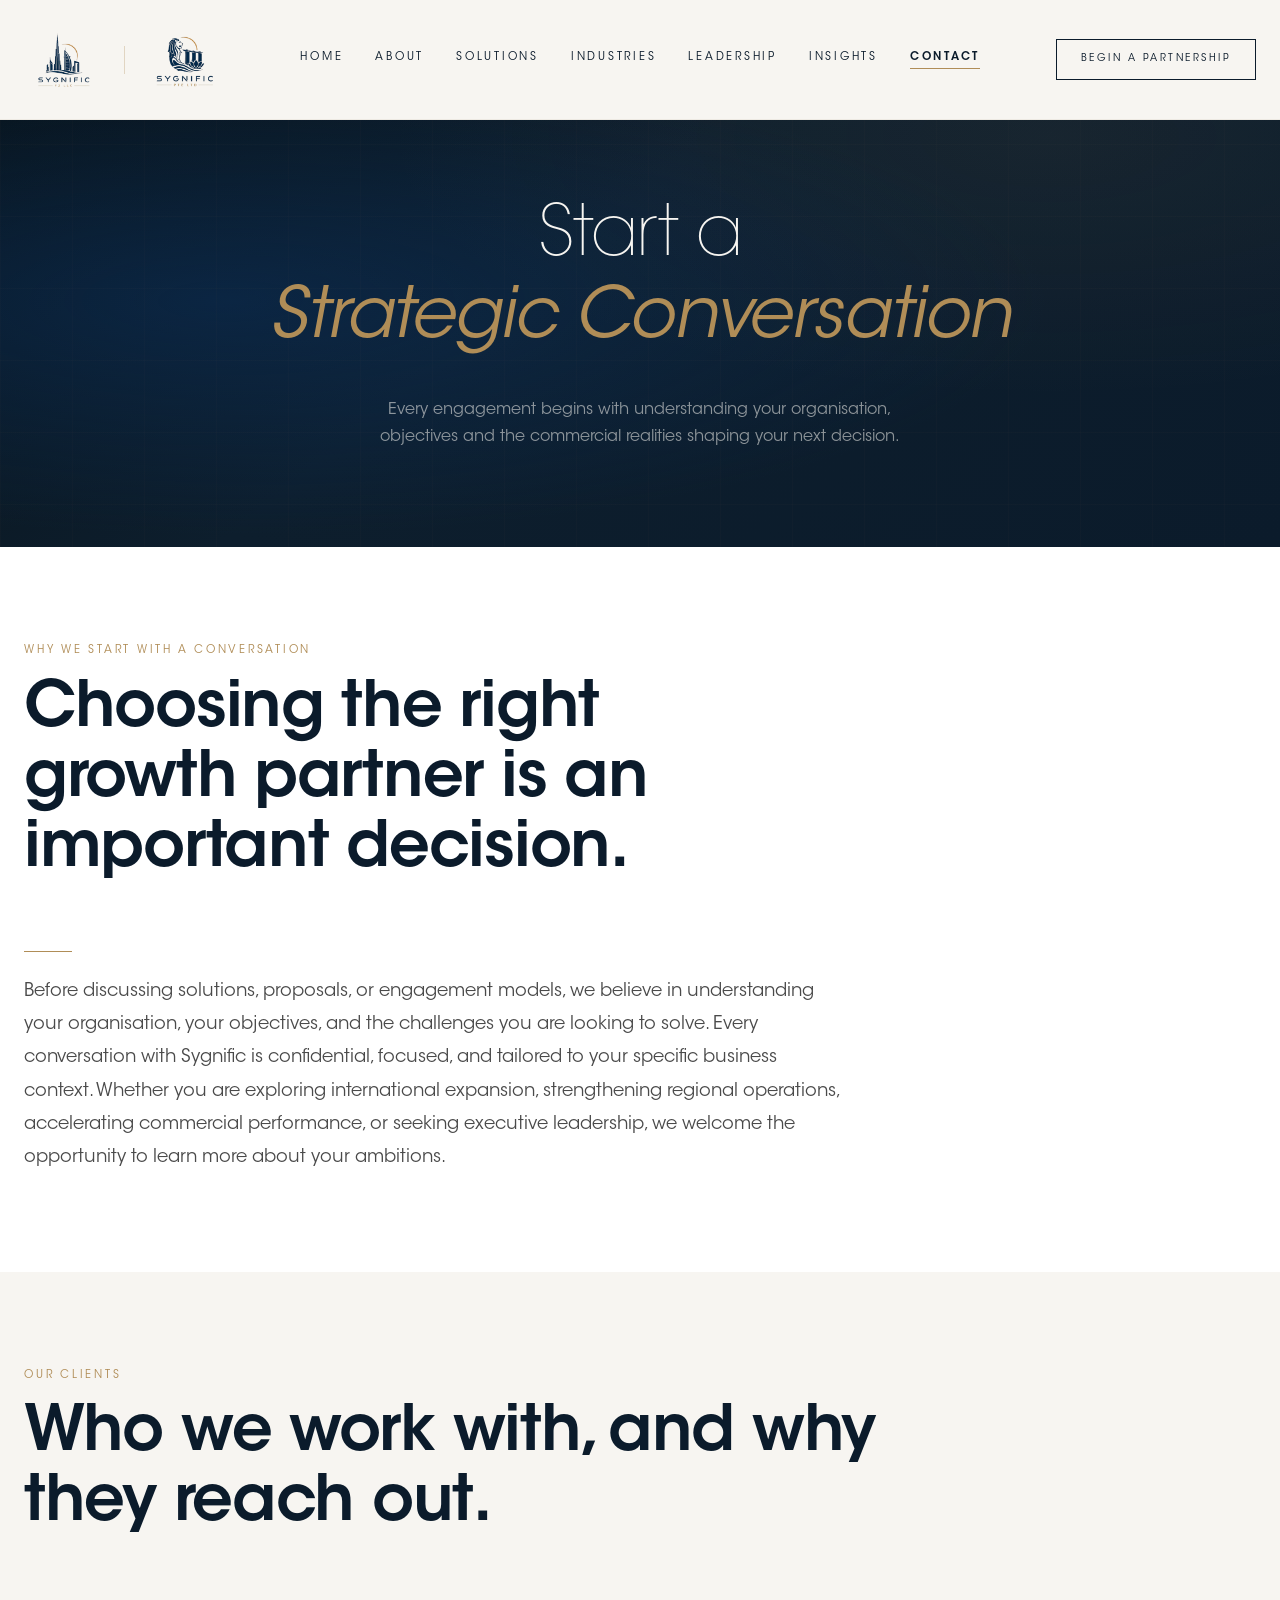
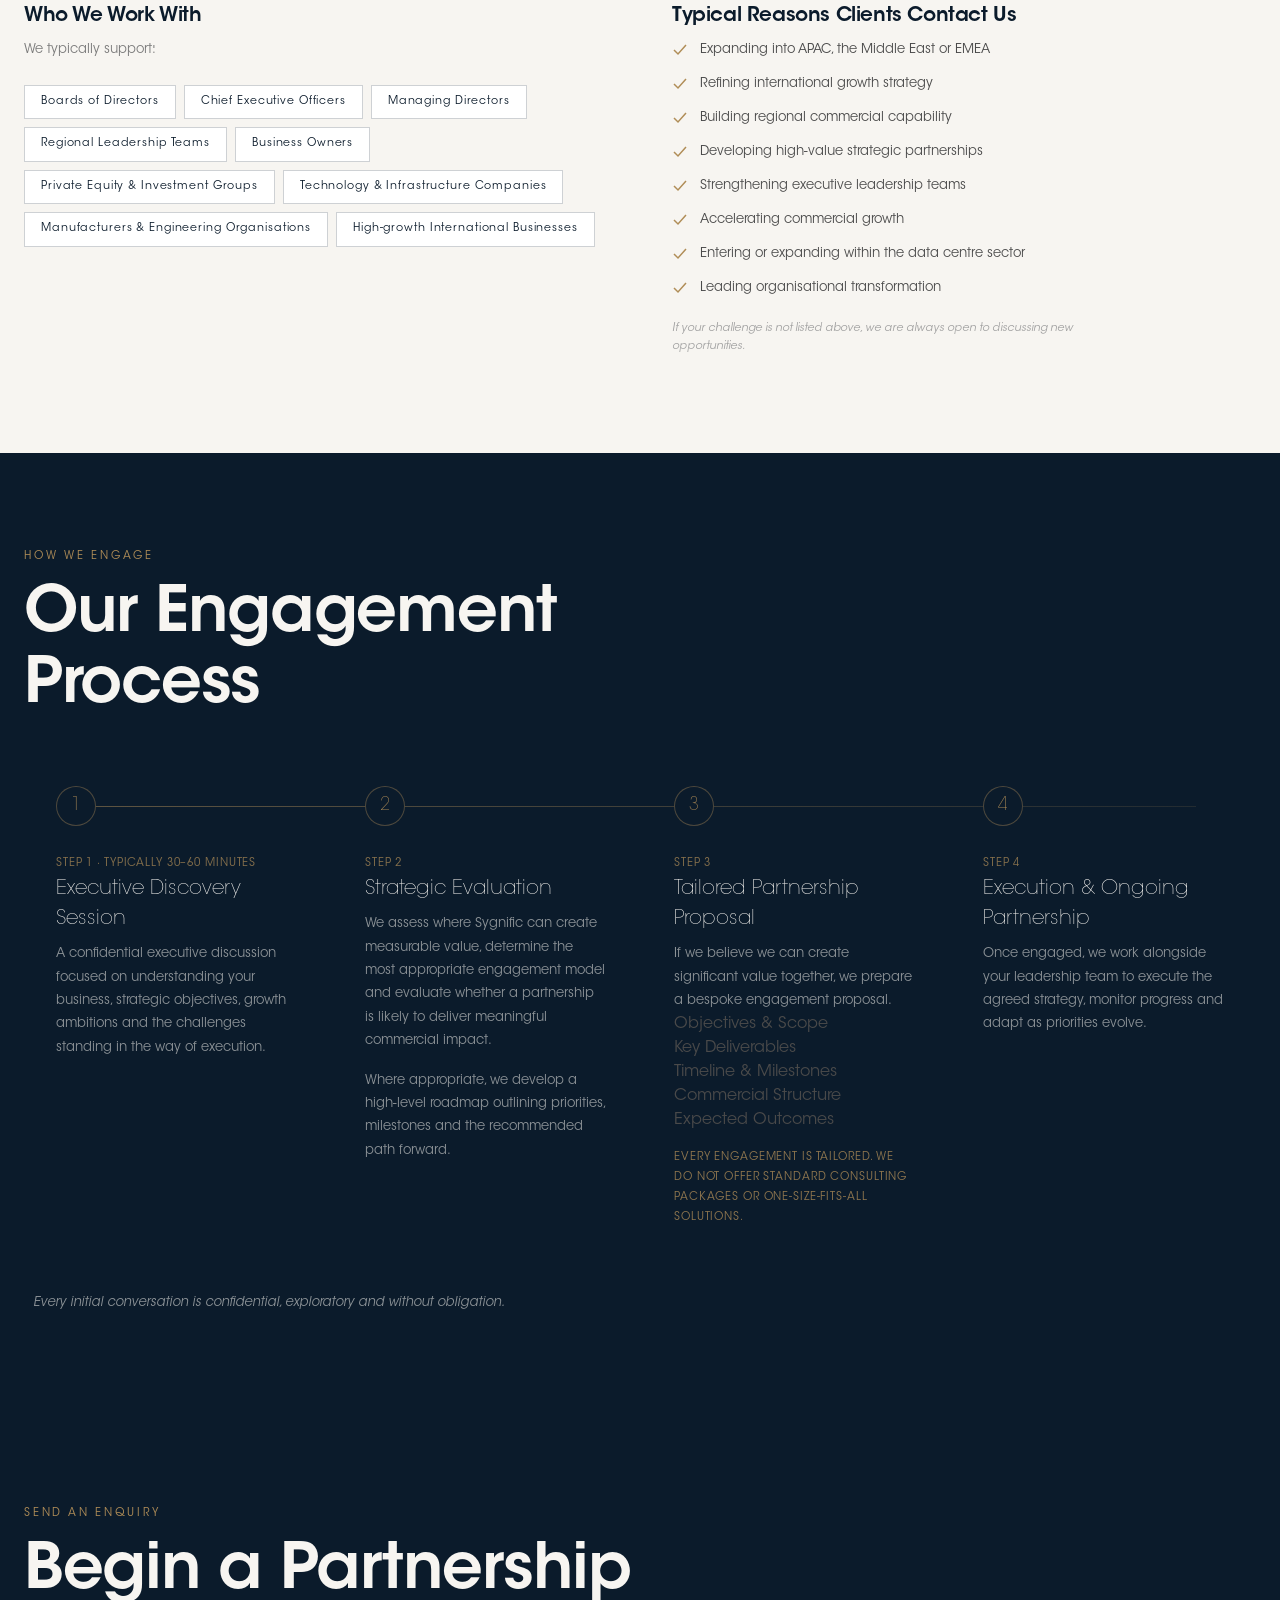
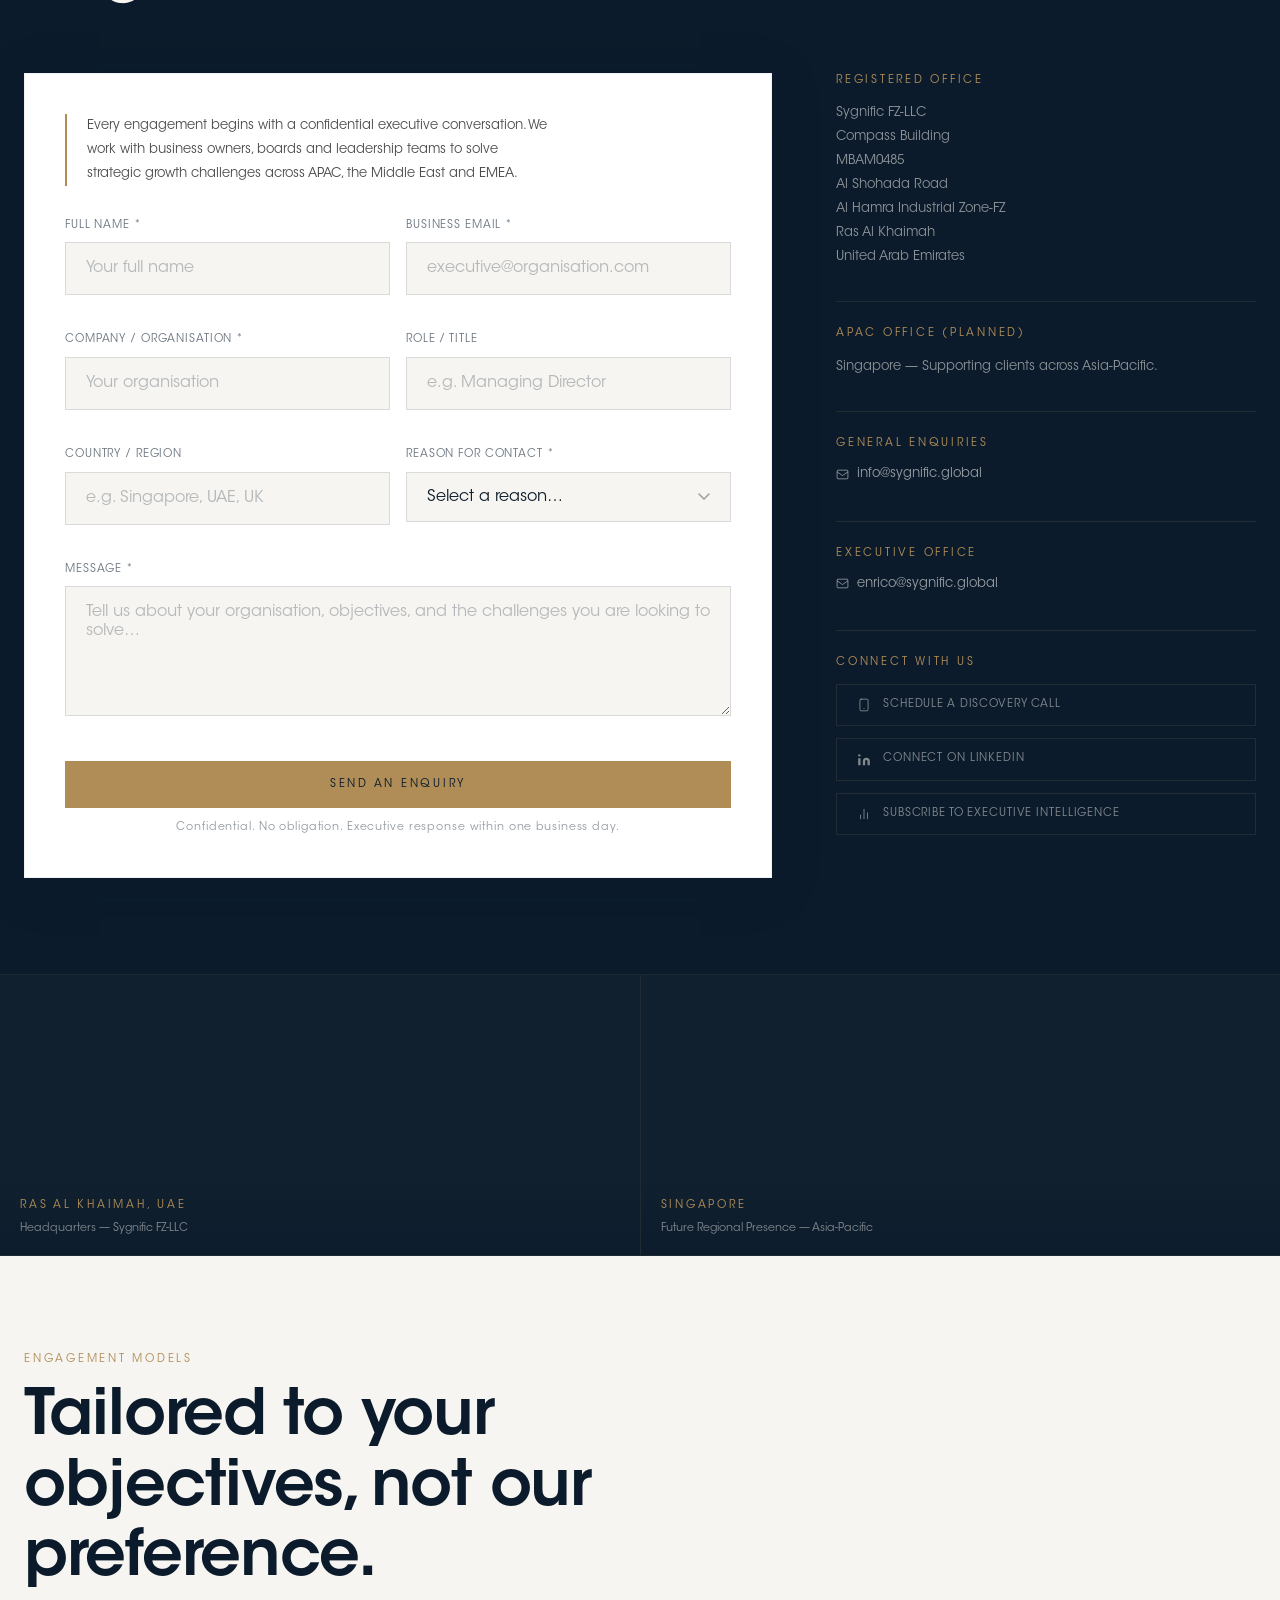
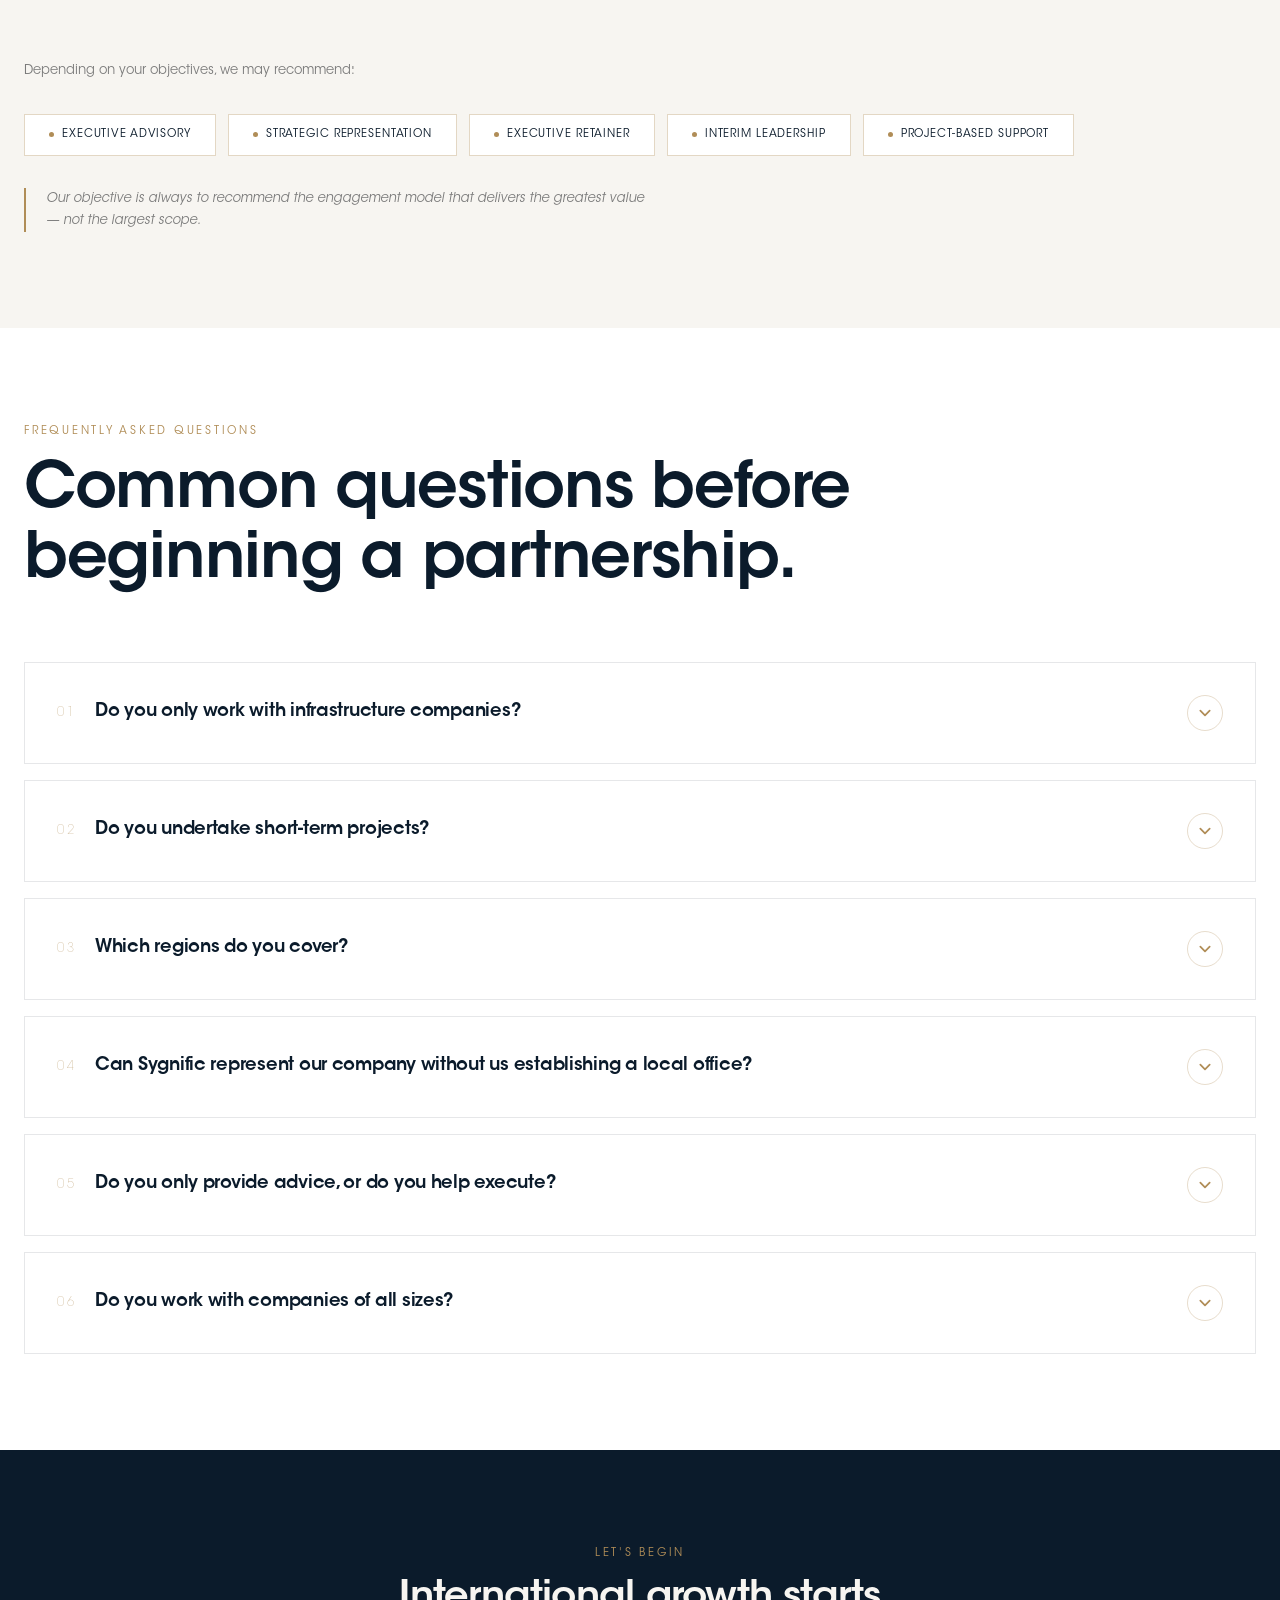
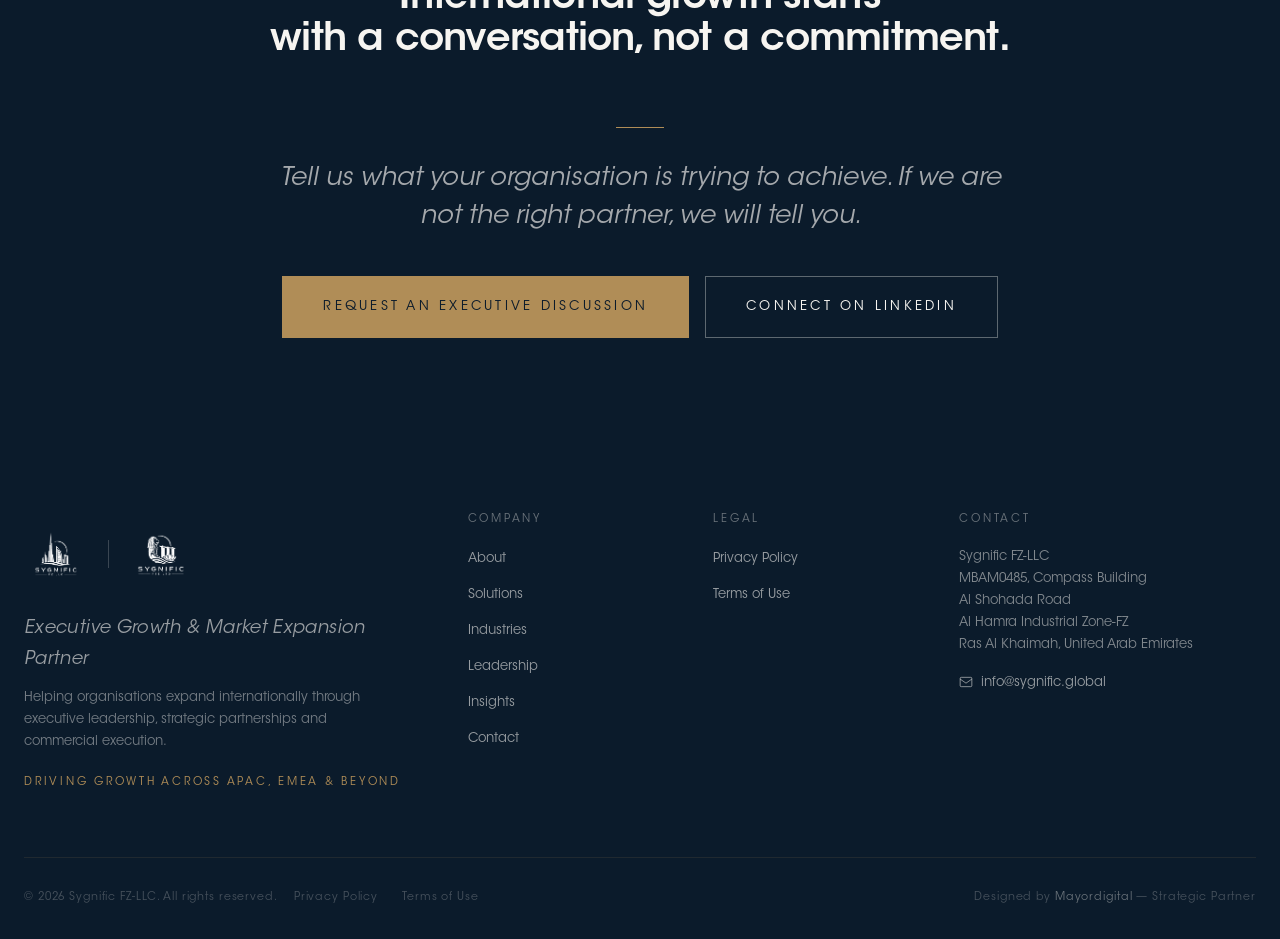
<file: contact.html>
<!DOCTYPE html>
<html lang="en">
<head>
  <meta charset="UTF-8">
  <meta name="viewport" content="width=device-width, initial-scale=1.0">

  <!-- SEO -->
  <title>Contact | Start a Strategic Conversation with Sygnific</title>
  <meta name="description" content="Begin a partnership with Sygnific. Confidential strategy calls for organisations expanding across APAC, the Middle East and EMEA. Headquartered in Ras Al Khaimah, UAE.">

  <!-- Open Graph -->
  <meta property="og:type"        content="website">
  <meta property="og:title"       content="Contact — Start a Strategic Conversation | Sygnific">
  <meta property="og:description" content="Begin a partnership with Sygnific. Confidential strategy calls for organisations expanding across APAC, the Middle East and EMEA.">
  <meta property="og:url"         content="https://sygnific.global/contact">
  <meta property="og:image"       content="https://sygnific.global/assets/images/og-contact.jpg">

  <link rel="canonical" href="https://sygnific.global/contact">

  <!-- Favicon -->
  <link rel="icon" type="image/svg+xml" href="assets/images/favicon.svg">

  <!-- Styles -->
  <link rel="stylesheet" href="css/style.css">

  <style>

    /* ── SHARED SECTION SHELL ─────────────────────────────── */

    .cnt-section {
      padding-block: var(--space-24);
      position: relative;
      overflow: hidden;
    }
    .cnt-section--white { background: var(--color-white); }
    .cnt-section--ivory { background: var(--color-ivory); }
    .cnt-section--navy  { background: var(--color-navy);  }
    .cnt-section > .container { position: relative; z-index: 1; }

    /* ── HERO ─────────────────────────────────────────────── */

    .cnt-hero {
      background:
        radial-gradient(ellipse at 18% 55%, rgba(11, 47, 90, 0.55) 0%, transparent 55%),
        radial-gradient(ellipse at 82% 25%, rgba(176, 141, 87, 0.07) 0%, transparent 45%),
        linear-gradient(140deg, #071219 0%, #0D1E2D 45%, #0B1B2B 100%);
      padding-top: calc(var(--header-height) + var(--space-20));
      padding-bottom: var(--space-24);
      position: relative;
      overflow: hidden;
    }

    .cnt-hero::before {
      content: '';
      position: absolute;
      inset: 0;
      background-image:
        linear-gradient(rgba(176, 141, 87, 0.025) 1px, transparent 1px),
        linear-gradient(90deg, rgba(176, 141, 87, 0.025) 1px, transparent 1px);
      background-size: 72px 72px;
      pointer-events: none;
    }

    .cnt-hero .container { position: relative; z-index: 1; text-align: center; }

    .cnt-hero h1 {
      font-size: clamp(var(--text-4xl), 5.5vw, var(--text-7xl));
      font-weight: 300;
      color: var(--color-ivory);
      line-height: var(--leading-tight);
      letter-spacing: var(--tracking-tight);
      margin-bottom: var(--space-8);
    }

    .cnt-hero-sub {
      font-size: var(--text-base);
      line-height: var(--leading-relaxed);
      color: rgba(247, 245, 241, 0.55);
      max-width: 520px;
      margin-inline: auto;
    }

    /* ── INTRO ────────────────────────────────────────────── */

    .cnt-intro-text {
      font-size: var(--text-lg);
      line-height: 1.85;
      color: var(--color-text);
      max-width: 820px;
    }

    /* ── WHO + REASONS GRID ───────────────────────────────── */

    .cnt-meta-grid {
      display: grid;
      grid-template-columns: 1fr 1fr;
      gap: var(--space-16);
      margin-top: var(--space-12);
    }

    .cnt-meta-heading {
      font-size: var(--text-xl);
      font-weight: var(--font-weight-demi);
      color: var(--color-navy);
      letter-spacing: var(--tracking-tight);
      margin-bottom: var(--space-3);
    }

    .cnt-meta-sub {
      font-size: var(--text-sm);
      color: var(--color-text-light);
      margin-bottom: var(--space-6);
    }

    /* Tag list for "Who We Work With" */
    .cnt-tag-list {
      display: flex;
      flex-wrap: wrap;
      gap: var(--space-2);
    }

    .cnt-tag {
      display: inline-block;
      font-size: var(--text-xs);
      font-weight: var(--font-weight-book);
      letter-spacing: var(--tracking-wide);
      color: var(--color-navy);
      border: 1px solid rgba(11, 27, 43, 0.2);
      padding: var(--space-2) var(--space-4);
      background: var(--color-white);
      transition: border-color var(--transition-base), background var(--transition-base), color var(--transition-base);
    }

    .cnt-tag:hover {
      border-color: var(--color-gold);
      color: var(--color-gold);
      background: rgba(176, 141, 87, 0.04);
    }

    /* Checklist for "Typical Reasons" */
    .cnt-checklist {
      display: flex;
      flex-direction: column;
      gap: var(--space-3);
    }

    .cnt-check-item {
      display: flex;
      align-items: flex-start;
      gap: var(--space-3);
      font-size: var(--text-sm);
      line-height: var(--leading-relaxed);
      color: var(--color-text);
    }

    .cnt-check-icon {
      flex-shrink: 0;
      width: 16px;
      height: 16px;
      color: var(--color-gold);
      margin-top: 2px;
    }

    .cnt-check-note {
      font-size: var(--text-xs);
      font-style: italic;
      color: var(--color-text-muted);
      margin-top: var(--space-5);
      padding-left: var(--space-7);
    }

    /* ── PROCESS (timeline) ───────────────────────────────── */

    .cnt-process-steps {
      display: grid;
      grid-template-columns: repeat(4, 1fr);
      gap: var(--space-1);
      margin-top: var(--space-12);
      position: relative;
    }

    /* Horizontal connector line */
    .cnt-process-steps::before {
      content: '';
      position: absolute;
      top: 20px;
      left: calc(var(--space-10) + 40px / 2);
      right: calc(var(--space-10) + 40px / 2);
      height: 1px;
      background: linear-gradient(90deg, rgba(176,141,87,0.5) 0%, rgba(176,141,87,0.15) 100%);
    }

    .cnt-process-step {
      padding: 0 var(--space-8) var(--space-6);
      position: relative;
    }

    .cnt-step-num {
      width: 40px;
      height: 40px;
      border: 1px solid rgba(176, 141, 87, 0.4);
      border-radius: 50%;
      display: flex;
      align-items: center;
      justify-content: center;
      font-family: var(--font-heading);
      font-size: var(--text-lg);
      font-weight: 300;
      color: var(--color-gold);
      background: var(--color-navy);
      margin-bottom: var(--space-6);
      position: relative;
      z-index: 1;
    }

    .cnt-step-title {
      font-family: var(--font-heading);
      font-size: var(--text-xl);
      font-weight: 300;
      color: var(--color-ivory);
      margin-bottom: var(--space-2);
    }

    .cnt-step-label {
      font-size: var(--text-xs);
      font-weight: var(--font-weight-book);
      letter-spacing: var(--tracking-wide);
      text-transform: uppercase;
      color: var(--color-gold);
      margin-bottom: var(--space-4);
      opacity: 0.75;
    }

    .cnt-step-text {
      font-size: var(--text-sm);
      line-height: 1.8;
      color: rgba(247, 245, 241, 0.55);
    }

    .cnt-step-text ul {
      margin-top: var(--space-3);
      display: flex;
      flex-direction: column;
      gap: var(--space-2);
    }

    .cnt-step-text li {
      display: flex;
      align-items: baseline;
      gap: var(--space-2);
      font-size: var(--text-xs);
      color: rgba(247, 245, 241, 0.45);
    }

    .cnt-step-text li::before {
      content: '·';
      color: rgba(176, 141, 87, 0.6);
      flex-shrink: 0;
    }

    /* ── MAIN CONTACT LAYOUT (form + info) ───────────────── */

    .cnt-contact-grid {
      display: grid;
      grid-template-columns: 1fr 420px;
      gap: var(--space-16);
      margin-top: var(--space-12);
      align-items: start;
    }

    /* ── FORM (identical to home form) ───────────────────── */

    .contact-form-wrap {
      background: var(--color-white);
      border: 1px solid rgba(11, 27, 43, 0.06);
      padding: var(--space-10);
      box-shadow: 0 8px 48px rgba(11, 27, 43, 0.18);
    }

    .form-group {
      margin-bottom: var(--space-5);
      position: relative;
    }

    .form-row {
      display: grid;
      grid-template-columns: 1fr 1fr;
      gap: var(--space-4);
    }

    .form-label {
      display: block;
      font-size: var(--text-xs);
      font-weight: 500;
      letter-spacing: var(--tracking-wide);
      text-transform: uppercase;
      color: rgba(11, 27, 43, 0.6);
      margin-bottom: var(--space-2);
    }

    .form-input,
    .form-textarea,
    .form-select {
      width: 100%;
      background: var(--color-ivory);
      border: 1px solid rgba(11, 27, 43, 0.12);
      color: var(--color-navy);
      font-family: var(--font-body);
      font-size: var(--text-base);
      padding: var(--space-4) var(--space-5);
      transition: border-color var(--transition-base), background var(--transition-base), box-shadow var(--transition-base);
      outline: none;
      -webkit-appearance: none;
      appearance: none;
    }

    .form-input::placeholder,
    .form-textarea::placeholder { color: rgba(11, 27, 43, 0.28); }

    .form-input:focus,
    .form-textarea:focus,
    .form-select:focus {
      border-color: var(--color-gold);
      background: var(--color-white);
      box-shadow: 0 0 0 3px rgba(176, 141, 87, 0.1);
    }

    .form-input--error,
    .form-textarea--error,
    .form-select--error {
      border-color: rgba(180, 70, 70, 0.5) !important;
    }

    .form-textarea { resize: vertical; min-height: 130px; }

    .form-select {
      cursor: pointer;
      background-image: url("data:image/svg+xml,%3Csvg xmlns='http://www.w3.org/2000/svg' width='12' height='7' viewBox='0 0 12 7'%3E%3Cpath d='M1 1l5 5 5-5' stroke='rgba(11,27,43,0.4)' stroke-width='1.5' fill='none' stroke-linecap='round' stroke-linejoin='round'/%3E%3C/svg%3E");
      background-repeat: no-repeat;
      background-position: right var(--space-5) center;
      padding-right: var(--space-12);
    }

    .form-select option {
      background: var(--color-white);
      color: var(--color-navy);
    }

    .field-error {
      display: block;
      font-size: var(--text-xs);
      color: #e07070;
      margin-top: var(--space-1);
      min-height: 1.2em;
    }

    .form-success,
    .form-error {
      padding: var(--space-4);
      font-size: var(--text-sm);
      margin-top: var(--space-4);
    }

    .form-success { color: #7dbf94; border: 1px solid rgba(125, 191, 148, 0.3); }
    .form-error   { color: #e07070; border: 1px solid rgba(224, 112, 112, 0.3); }

    /* ── SUCCESS STATE ────────────────────────────────────── */

    .cnt-form-success {
      text-align: center;
      padding: var(--space-16) var(--space-8);
    }

    .cnt-form-success-icon {
      width: 56px;
      height: 56px;
      border: 1px solid rgba(176, 141, 87, 0.4);
      border-radius: 50%;
      display: flex;
      align-items: center;
      justify-content: center;
      color: var(--color-gold);
      margin: 0 auto var(--space-6);
    }

    .cnt-form-success-title {
      font-family: var(--font-heading);
      font-size: var(--text-2xl);
      font-weight: 300;
      color: var(--color-navy);
      margin-bottom: var(--space-3);
    }

    .cnt-form-success-text {
      font-size: var(--text-sm);
      line-height: 1.75;
      color: var(--color-text);
      max-width: 380px;
      margin-inline: auto;
    }

    /* ── INFO PANEL ───────────────────────────────────────── */

    .cnt-info-panel {
      display: flex;
      flex-direction: column;
      gap: var(--space-8);
    }

    .cnt-info-block {
      border-top: 1px solid rgba(176, 141, 87, 0.15);
      padding-top: var(--space-6);
    }

    .cnt-info-block:first-child { border-top: none; padding-top: 0; }

    .cnt-info-label {
      font-size: var(--text-xs);
      font-weight: var(--font-weight-book);
      letter-spacing: var(--tracking-widest);
      text-transform: uppercase;
      color: var(--color-gold);
      margin-bottom: var(--space-3);
      display: block;
    }

    .cnt-info-text {
      font-size: var(--text-sm);
      line-height: 1.85;
      color: rgba(247, 245, 241, 0.55);
    }

    .cnt-info-email {
      display: inline-flex;
      align-items: center;
      gap: var(--space-2);
      font-size: var(--text-sm);
      color: rgba(247, 245, 241, 0.6);
      transition: color var(--transition-base);
    }

    .cnt-info-email:hover { color: var(--color-gold); }

    /* Connect buttons */
    .cnt-connect-stack {
      display: flex;
      flex-direction: column;
      gap: var(--space-3);
    }

    .cnt-connect-item {
      display: flex;
      align-items: center;
      gap: var(--space-3);
      font-size: var(--text-xs);
      font-weight: var(--font-weight-book);
      letter-spacing: var(--tracking-wide);
      text-transform: uppercase;
      color: rgba(247, 245, 241, 0.5);
      border: 1px solid rgba(176, 141, 87, 0.15);
      padding: var(--space-3) var(--space-5);
      transition: color var(--transition-base), border-color var(--transition-base), background var(--transition-base);
      cursor: pointer;
      background: transparent;
      text-decoration: none;
      width: 100%;
    }

    .cnt-connect-item:hover {
      color: var(--color-ivory);
      border-color: rgba(176, 141, 87, 0.4);
      background: rgba(176, 141, 87, 0.05);
    }

    .cnt-connect-item svg { flex-shrink: 0; }

    /* ── MAP SECTION ──────────────────────────────────────── */

    .cnt-map-section {
      background: var(--color-navy-light);
      border-top: 1px solid rgba(176, 141, 87, 0.08);
      border-bottom: 1px solid rgba(176, 141, 87, 0.08);
    }

    .cnt-map-grid {
      display: grid;
      grid-template-columns: 1fr 1fr;
      gap: 1px;
      background: rgba(176, 141, 87, 0.1);
    }

    .cnt-map-panel {
      position: relative;
      background: var(--color-navy-light);
      overflow: hidden;
    }

    .cnt-map-panel iframe {
      display: block;
      width: 100%;
      height: 280px;
      border: none;
      opacity: 0.75;
      filter: grayscale(40%) contrast(1.1);
      transition: opacity var(--transition-slow), filter var(--transition-slow);
    }

    .cnt-map-panel:hover iframe {
      opacity: 0.9;
      filter: grayscale(20%) contrast(1.05);
    }

    .cnt-map-label {
      position: absolute;
      bottom: 0;
      left: 0;
      right: 0;
      background: linear-gradient(transparent, rgba(11, 27, 43, 0.85));
      padding: var(--space-4) var(--space-5);
      pointer-events: none;
    }

    .cnt-map-label-name {
      font-size: var(--text-xs);
      font-weight: var(--font-weight-book);
      letter-spacing: var(--tracking-widest);
      text-transform: uppercase;
      color: var(--color-gold);
      display: block;
    }

    .cnt-map-label-sub {
      font-size: var(--text-xs);
      color: rgba(247, 245, 241, 0.5);
    }

    /* ── ENGAGEMENT MODELS ────────────────────────────────── */

    .cnt-model-note {
      font-size: var(--text-sm);
      color: var(--color-text-light);
      margin-bottom: var(--space-8);
    }

    .cnt-model-tags {
      display: flex;
      flex-wrap: wrap;
      gap: var(--space-3);
      margin-bottom: var(--space-8);
    }

    .cnt-model-tag {
      display: inline-flex;
      align-items: center;
      gap: var(--space-2);
      font-size: var(--text-xs);
      font-weight: var(--font-weight-book);
      letter-spacing: var(--tracking-wide);
      text-transform: uppercase;
      color: var(--color-navy);
      border: 1px solid rgba(176, 141, 87, 0.35);
      padding: var(--space-3) var(--space-6);
      background: var(--color-white);
      transition: border-color var(--transition-base), background var(--transition-base), color var(--transition-base);
    }

    .cnt-model-tag::before {
      content: '';
      width: 5px;
      height: 5px;
      border-radius: 50%;
      background: var(--color-gold);
      flex-shrink: 0;
    }

    .cnt-model-tag:hover {
      border-color: var(--color-gold);
      background: rgba(176, 141, 87, 0.06);
      color: var(--color-gold);
    }

    .cnt-model-closing {
      font-size: var(--text-sm);
      font-style: italic;
      color: var(--color-text-light);
      padding-left: var(--space-5);
      border-left: 2px solid var(--color-gold);
      max-width: 620px;
    }

    /* ── FAQ ACCORDION (refined) ─────────────────────────── */

    .cnt-faq-list {
      margin-top: var(--space-12);
      display: flex;
      flex-direction: column;
      gap: var(--space-4);
    }

    .faq-item {
      border: 1px solid rgba(11, 27, 43, 0.1);
      background: var(--color-white);
      transition: border-color 250ms ease, box-shadow 250ms ease;
    }

    .faq-item.is-open {
      border-color: rgba(176, 141, 87, 0.45);
      box-shadow: 0 6px 32px rgba(11, 27, 43, 0.08);
    }

    .faq-question {
      display: flex;
      align-items: center;
      gap: var(--space-6);
      width: 100%;
      text-align: left;
      padding: var(--space-8) var(--space-8);
      font-family: var(--font-body);
      font-size: var(--text-lg);
      font-weight: var(--font-weight-demi);
      color: var(--color-navy);
      letter-spacing: -0.015em;
      line-height: 1.4;
      background: transparent;
      border: none;
      cursor: pointer;
      transition: background 200ms ease;
      touch-action: manipulation;
    }

    .faq-question:hover { background: rgba(176, 141, 87, 0.03); }

    .faq-q-num {
      flex-shrink: 0;
      font-family: var(--font-heading);
      font-size: var(--text-sm);
      font-weight: 300;
      color: var(--color-gold);
      letter-spacing: var(--tracking-widest);
      width: 2ch;
      opacity: 0.65;
    }

    .faq-q-text { flex: 1; }

    .faq-icon-wrap {
      flex-shrink: 0;
      width: 36px;
      height: 36px;
      border-radius: 50%;
      border: 1px solid rgba(176, 141, 87, 0.3);
      display: flex;
      align-items: center;
      justify-content: center;
      transition: background 250ms ease, border-color 250ms ease;
    }

    .faq-item.is-open .faq-icon-wrap {
      background: var(--color-gold);
      border-color: var(--color-gold);
    }

    .faq-icon {
      width: 14px;
      height: 14px;
      color: var(--color-gold);
      flex-shrink: 0;
      transition: transform 320ms cubic-bezier(0.16, 1, 0.3, 1), color 250ms ease;
    }

    .faq-item.is-open .faq-icon {
      transform: rotate(180deg);
      color: var(--color-white);
    }

    /* CSS grid smooth height animation */
    .faq-answer {
      display: grid;
      grid-template-rows: 0fr;
      transition: grid-template-rows 320ms cubic-bezier(0.16, 1, 0.3, 1);
    }

    .faq-answer.is-open {
      grid-template-rows: 1fr;
    }

    .faq-answer-overflow { overflow: hidden; }

    .faq-answer-inner {
      padding: 0 var(--space-8) 0 calc(var(--space-8) + 2ch + var(--space-6));
      transition: padding-bottom 320ms ease;
    }

    .faq-answer.is-open .faq-answer-inner {
      padding-bottom: var(--space-8);
    }

    .faq-answer-inner p {
      font-size: var(--text-base);
      line-height: 1.9;
      color: var(--color-text);
    }

    /* ── CLOSING CTA ──────────────────────────────────────── */

    .cnt-closing-quote {
      font-family: var(--font-heading);
      font-size: clamp(var(--text-xl), 2vw, var(--text-3xl));
      font-weight: 300;
      font-style: italic;
      color: rgba(247, 245, 241, 0.65);
      line-height: 1.5;
      max-width: 760px;
      margin-bottom: var(--space-10);
    }

    /* ── RESPONSIVE ───────────────────────────────────────── */

    @media (max-width: 1024px) {
      .cnt-contact-grid { grid-template-columns: 1fr; gap: var(--space-10); }
      .cnt-info-panel { flex-direction: row; flex-wrap: wrap; gap: var(--space-6); }
      .cnt-info-block { flex: 1 1 200px; }
      .cnt-process-steps { grid-template-columns: repeat(2, 1fr); gap: var(--space-6); }
      .cnt-process-steps::before { display: none; }
      .cnt-section { padding-block: var(--space-20); }
    }

    @media (max-width: 768px) {
      .cnt-meta-grid { grid-template-columns: 1fr; gap: var(--space-10); }
      .cnt-map-grid  { grid-template-columns: 1fr; gap: var(--space-4); background: transparent; }
      .form-row      { grid-template-columns: 1fr; }
      .cnt-info-panel { flex-direction: column; }
      .cnt-process-steps { grid-template-columns: 1fr; }
    }

    @media (max-width: 480px) {
      .cnt-section { padding-block: var(--space-16); }
      .contact-form-wrap { padding: var(--space-6); }
      .cnt-model-tags { gap: var(--space-2); }
    }

  </style>
</head>
<body>

  <!-- ── HEADER ─────────────────────────────────────────────── -->
  <header class="site-header site-header--light" role="banner">
    <div class="header-inner">

      <div class="logo-pair">
        <a href="/" aria-label="Sygnific FZ-LLC — UAE">
          <div class="logo-img-wrap">
            <img src="assets/images/logo-ae.png" alt="Sygnific FZ-LLC — UAE" class="logo-img">
          </div>
        </a>
        <span class="logo-pair-sep"></span>
        <a href="/" aria-label="Sygnific Pte Ltd — Singapore">
          <div class="logo-img-wrap">
            <img src="assets/images/logo-sg.png" alt="Sygnific Pte Ltd — Singapore" class="logo-img">
          </div>
        </a>
      </div>

      <nav class="site-nav" aria-label="Primary navigation">
        <a href="/"               class="nav-link">Home</a>
        <a href="about.html"      class="nav-link">About</a>
        <a href="solutions.html"  class="nav-link">Solutions</a>
        <a href="industries.html" class="nav-link">Industries</a>
        <a href="leadership.html" class="nav-link">Leadership</a>
        <a href="insights.html"   class="nav-link">Insights</a>
        <a href="contact.html"    class="nav-link" aria-current="page">Contact</a>
      </nav>

      <div class="header-cta">
        <a href="#contact-form" class="btn btn--secondary btn--sm">Begin a Partnership</a>
      </div>

      <button
        class="hamburger"
        aria-label="Open navigation menu"
        aria-expanded="false"
        aria-controls="mobile-nav"
        style="--hamburger-color: var(--color-navy);"
      >
        <span class="hamburger-line"></span>
        <span class="hamburger-line"></span>
        <span class="hamburger-line"></span>
      </button>

    </div>
  </header>

  <!-- ── MOBILE NAV ─────────────────────────────────────────── -->
  <nav class="mobile-nav" id="mobile-nav" aria-label="Mobile navigation" aria-hidden="true" role="dialog" aria-modal="true">
    <button class="mobile-nav-close" aria-label="Close navigation menu">
      <svg width="24" height="24" viewBox="0 0 24 24" fill="none" stroke="currentColor" stroke-width="1.5" stroke-linecap="round" aria-hidden="true">
        <line x1="4" y1="4" x2="20" y2="20"/>
        <line x1="20" y1="4" x2="4" y2="20"/>
      </svg>
    </button>
    <a href="/"               class="nav-link">Home</a>
    <a href="about.html"      class="nav-link">About</a>
    <a href="solutions.html"  class="nav-link">Solutions</a>
    <a href="industries.html" class="nav-link">Industries</a>
    <a href="leadership.html" class="nav-link">Leadership</a>
    <a href="insights.html"   class="nav-link">Insights</a>
    <a href="contact.html"    class="nav-link" aria-current="page">Contact</a>
    <div class="mobile-nav-footer">sygnific.global</div>
  </nav>

  <main id="main-content">

    <!-- ══ HERO ═════════════════════════════════════════════ -->
    <section class="cnt-hero">
      <div class="container">
        <h1>
          <span class="hero-ln"><span class="hero-ln-inner">Start a</span></span>
          <span class="hero-ln"><span class="hero-ln-inner"><em style="font-weight:300;color:var(--color-gold);font-style:italic;">Strategic Conversation</em></span></span>
        </h1>
        <p class="cnt-hero-sub hero-sub-anim">Every engagement begins with understanding your organisation, objectives and the commercial realities shaping your next decision.</p>

      </div>
    </section>


    <!-- ══ INTRO ════════════════════════════════════════════ -->
    <section class="cnt-section cnt-section--white" aria-labelledby="cnt-intro-title">
      <div class="container">

        <div class="section-header fade-in">
          <span class="eyebrow">Why We Start with a Conversation</span>
          <h2 id="cnt-intro-title" style="max-width:20ch;">Choosing the right growth partner is an important decision.</h2>
        </div>

        <div class="gold-rule fade-in"></div>

        <p class="cnt-intro-text fade-in">Before discussing solutions, proposals, or engagement models, we believe in understanding your organisation, your objectives, and the challenges you are looking to solve. Every conversation with Sygnific is confidential, focused, and tailored to your specific business context. Whether you are exploring international expansion, strengthening regional operations, accelerating commercial performance, or seeking executive leadership, we welcome the opportunity to learn more about your ambitions.</p>

      </div>
    </section>


    <!-- ══ WHO WE WORK WITH + TYPICAL REASONS ══════════════ -->
    <section class="cnt-section cnt-section--ivory" aria-labelledby="cnt-who-title">
      <div class="container">

        <div class="section-header fade-in">
          <span class="eyebrow">Our Clients</span>
          <h2 id="cnt-who-title" style="max-width:22ch;">Who we work with, and why they reach out.</h2>
        </div>

        <div class="cnt-meta-grid fade-in">

          <!-- Who We Work With -->
          <div>
            <h3 class="cnt-meta-heading">Who We Work With</h3>
            <p class="cnt-meta-sub">We typically support:</p>
            <div class="cnt-tag-list" role="list">
              <span class="cnt-tag" role="listitem">Boards of Directors</span>
              <span class="cnt-tag" role="listitem">Chief Executive Officers</span>
              <span class="cnt-tag" role="listitem">Managing Directors</span>
              <span class="cnt-tag" role="listitem">Regional Leadership Teams</span>
              <span class="cnt-tag" role="listitem">Business Owners</span>
              <span class="cnt-tag" role="listitem">Private Equity &amp; Investment Groups</span>
              <span class="cnt-tag" role="listitem">Technology &amp; Infrastructure Companies</span>
              <span class="cnt-tag" role="listitem">Manufacturers &amp; Engineering Organisations</span>
              <span class="cnt-tag" role="listitem">High-growth International Businesses</span>
            </div>
          </div>

          <!-- Typical Reasons -->
          <div>
            <h3 class="cnt-meta-heading">Typical Reasons Clients Contact Us</h3>
            <ul class="cnt-checklist" aria-label="Common reasons clients contact Sygnific">
              <li class="cnt-check-item">
                <svg class="cnt-check-icon" viewBox="0 0 16 16" fill="none" stroke="currentColor" stroke-width="1.5" aria-hidden="true"><polyline points="2,9 6,13 14,4"/></svg>
                Expanding into APAC, the Middle East or EMEA
              </li>
              <li class="cnt-check-item">
                <svg class="cnt-check-icon" viewBox="0 0 16 16" fill="none" stroke="currentColor" stroke-width="1.5" aria-hidden="true"><polyline points="2,9 6,13 14,4"/></svg>
                Refining international growth strategy
              </li>
              <li class="cnt-check-item">
                <svg class="cnt-check-icon" viewBox="0 0 16 16" fill="none" stroke="currentColor" stroke-width="1.5" aria-hidden="true"><polyline points="2,9 6,13 14,4"/></svg>
                Building regional commercial capability
              </li>
              <li class="cnt-check-item">
                <svg class="cnt-check-icon" viewBox="0 0 16 16" fill="none" stroke="currentColor" stroke-width="1.5" aria-hidden="true"><polyline points="2,9 6,13 14,4"/></svg>
                Developing high-value strategic partnerships
              </li>
              <li class="cnt-check-item">
                <svg class="cnt-check-icon" viewBox="0 0 16 16" fill="none" stroke="currentColor" stroke-width="1.5" aria-hidden="true"><polyline points="2,9 6,13 14,4"/></svg>
                Strengthening executive leadership teams
              </li>
              <li class="cnt-check-item">
                <svg class="cnt-check-icon" viewBox="0 0 16 16" fill="none" stroke="currentColor" stroke-width="1.5" aria-hidden="true"><polyline points="2,9 6,13 14,4"/></svg>
                Accelerating commercial growth
              </li>
              <li class="cnt-check-item">
                <svg class="cnt-check-icon" viewBox="0 0 16 16" fill="none" stroke="currentColor" stroke-width="1.5" aria-hidden="true"><polyline points="2,9 6,13 14,4"/></svg>
                Entering or expanding within the data centre sector
              </li>
              <li class="cnt-check-item">
                <svg class="cnt-check-icon" viewBox="0 0 16 16" fill="none" stroke="currentColor" stroke-width="1.5" aria-hidden="true"><polyline points="2,9 6,13 14,4"/></svg>
                Leading organisational transformation
              </li>
            </ul>
            <p class="cnt-check-note">If your challenge is not listed above, we are always open to discussing new opportunities.</p>
          </div>

        </div>
      </div>
    </section>


    <!-- ══ OUR ENGAGEMENT PROCESS ═══════════════════════════ -->
    <section class="cnt-section cnt-section--navy" aria-labelledby="cnt-process-title">
      <div class="container">

        <div class="section-header fade-in">
          <span class="eyebrow">How We Engage</span>
          <h2 id="cnt-process-title" style="color:var(--color-ivory);max-width:18ch;">Our Engagement Process</h2>
        </div>

        <div class="cnt-process-steps fade-in-group">

          <div class="cnt-process-step">
            <div class="cnt-step-num" aria-hidden="true">1</div>
            <span class="cnt-step-label">Step 1 · Typically 30–60 minutes</span>
            <div class="cnt-step-title">Executive Discovery Session</div>
            <p class="cnt-step-text">A confidential executive discussion focused on understanding your business, strategic objectives, growth ambitions and the challenges standing in the way of execution.</p>
          </div>

          <div class="cnt-process-step">
            <div class="cnt-step-num" aria-hidden="true">2</div>
            <span class="cnt-step-label">Step 2</span>
            <div class="cnt-step-title">Strategic Evaluation</div>
            <p class="cnt-step-text">We assess where Sygnific can create measurable value, determine the most appropriate engagement model and evaluate whether a partnership is likely to deliver meaningful commercial impact.</p>
            <p class="cnt-step-text" style="margin-top:var(--space-4);">Where appropriate, we develop a high-level roadmap outlining priorities, milestones and the recommended path forward.</p>
          </div>

          <div class="cnt-process-step">
            <div class="cnt-step-num" aria-hidden="true">3</div>
            <span class="cnt-step-label">Step 3</span>
            <div class="cnt-step-title">Tailored Partnership Proposal</div>
            <p class="cnt-step-text">If we believe we can create significant value together, we prepare a bespoke engagement proposal.
              <ul aria-label="Proposal components">
                <li>Objectives &amp; Scope</li>
                <li>Key Deliverables</li>
                <li>Timeline &amp; Milestones</li>
                <li>Commercial Structure</li>
                <li>Expected Outcomes</li>
              </ul>
            </p>
            <p class="cnt-step-text" style="margin-top:var(--space-4);color:rgba(176,141,87,0.8);font-size:var(--text-xs);letter-spacing:var(--tracking-wide);text-transform:uppercase;">Every engagement is tailored. We do not offer standard consulting packages or one-size-fits-all solutions.</p>
          </div>

          <div class="cnt-process-step">
            <div class="cnt-step-num" aria-hidden="true">4</div>
            <span class="cnt-step-label">Step 4</span>
            <div class="cnt-step-title">Execution &amp; Ongoing Partnership</div>
            <p class="cnt-step-text">Once engaged, we work alongside your leadership team to execute the agreed strategy, monitor progress and adapt as priorities evolve.</p>
          </div>

        </div>

        <p class="fade-in" style="margin-top:var(--space-10);font-size:var(--text-sm);color:rgba(247,245,241,0.55);text-align:center;font-style:italic;">Every initial conversation is confidential, exploratory and without obligation.</p>

      </div>
    </section>


    <!-- ══ MAIN CONTACT: FORM + INFO ══════════════════════════ -->
    <section class="cnt-section cnt-section--navy" id="contact-form" aria-labelledby="cnt-form-title">
      <div class="container">

        <div class="section-header fade-in">
          <span class="eyebrow">Send an Enquiry</span>
          <h2 id="cnt-form-title" style="color:var(--color-ivory);max-width:20ch;">Begin a Partnership</h2>
        </div>

        <div class="cnt-contact-grid">

          <!-- ── LEFT: FORM ────────────────────────────────── -->
          <div class="fade-in">
            <div class="contact-form-wrap">

              <!-- Intro -->
              <p style="font-size:var(--text-sm);line-height:1.85;color:var(--color-text);margin-bottom:var(--space-8);padding-left:var(--space-5);border-left:2px solid var(--color-gold);">Every engagement begins with a confidential executive conversation. We work with business owners, boards and leadership teams to solve strategic growth challenges across APAC, the Middle East and EMEA.</p>

              <!-- Form -->
              <form id="cnt-form" novalidate aria-label="Partnership enquiry form">
                <input type="hidden" name="access_key" value="29145dfd-d4a2-4b9c-abc9-3a35935a3e49">
                <input type="hidden" name="subject" value="New Partnership Enquiry — Sygnific">
                <input type="hidden" name="from_name" value="Sygnific Website">
                <input type="checkbox" name="botcheck" style="display:none" tabindex="-1" aria-hidden="true">

                <div class="form-row">
                  <div class="form-group">
                    <label class="form-label" for="cnt-name">Full Name <span aria-label="required">*</span></label>
                    <input class="form-input" type="text" id="cnt-name" name="name" placeholder="Your full name" required autocomplete="name">
                    <span class="field-error" aria-live="polite"></span>
                  </div>
                  <div class="form-group">
                    <label class="form-label" for="cnt-email">Business Email <span aria-label="required">*</span></label>
                    <input class="form-input" type="email" id="cnt-email" name="email" placeholder="executive@organisation.com" required autocomplete="email">
                    <span class="field-error" aria-live="polite"></span>
                  </div>
                </div>

                <div class="form-row">
                  <div class="form-group">
                    <label class="form-label" for="cnt-company">Company / Organisation <span aria-label="required">*</span></label>
                    <input class="form-input" type="text" id="cnt-company" name="company" placeholder="Your organisation" required autocomplete="organization">
                    <span class="field-error" aria-live="polite"></span>
                  </div>
                  <div class="form-group">
                    <label class="form-label" for="cnt-role">Role / Title</label>
                    <input class="form-input" type="text" id="cnt-role" name="role" placeholder="e.g. Managing Director" autocomplete="organization-title">
                    <span class="field-error" aria-live="polite"></span>
                  </div>
                </div>

                <div class="form-row">
                  <div class="form-group">
                    <label class="form-label" for="cnt-country">Country / Region</label>
                    <input class="form-input" type="text" id="cnt-country" name="country" placeholder="e.g. Singapore, UAE, UK" autocomplete="country-name">
                    <span class="field-error" aria-live="polite"></span>
                  </div>
                  <div class="form-group">
                    <label class="form-label" for="cnt-reason">Reason for Contact <span aria-label="required">*</span></label>
                    <select class="form-select" id="cnt-reason" name="reason" required>
                      <option value="" disabled selected>Select a reason…</option>
                      <option value="market-expansion">International Market Expansion</option>
                      <option value="commercial-growth">Commercial Growth</option>
                      <option value="executive-advisory">Executive Advisory</option>
                      <option value="strategic-representation">Strategic Representation</option>
                      <option value="interim-leadership">Interim Executive Leadership</option>
                      <option value="data-centre">Data Centre &amp; Infrastructure Strategy</option>
                      <option value="transformation">Organisational Transformation</option>
                      <option value="speaking">Speaking Engagement</option>
                      <option value="other">Other</option>
                    </select>
                    <span class="field-error" aria-live="polite"></span>
                  </div>
                </div>

                <div class="form-group">
                  <label class="form-label" for="cnt-message">Message <span aria-label="required">*</span></label>
                  <textarea class="form-textarea" id="cnt-message" name="message" placeholder="Tell us about your organisation, objectives, and the challenges you are looking to solve…" required></textarea>
                  <span class="field-error" aria-live="polite"></span>
                </div>

                <div style="display:flex;flex-direction:column;align-items:center;gap:var(--space-3);">
                  <button type="submit" class="btn btn--primary" style="width:100%;justify-content:center;">Send an Enquiry</button>
                  <span style="font-size:var(--text-xs);color:rgba(11,27,43,0.45);letter-spacing:var(--tracking-wide);">Confidential. No obligation. Executive response within one business day.</span>
                </div>

                <div class="form-error" hidden role="alert">Something went wrong. Please email us directly at <a href="mailto:info@sygnific.global" style="color:inherit;text-decoration:underline;">info@sygnific.global</a></div>

              </form>

              <!-- Success State (hidden until submit) -->
              <div class="cnt-form-success" hidden>
                <div class="cnt-form-success-icon" aria-hidden="true">
                  <svg width="24" height="24" viewBox="0 0 24 24" fill="none" stroke="currentColor" stroke-width="1.5" stroke-linecap="round" stroke-linejoin="round">
                    <polyline points="20,6 9,17 4,12"/>
                  </svg>
                </div>
                <p class="cnt-form-success-title">Thank you for reaching out.</p>
                <p class="cnt-form-success-text">We have received your enquiry and will respond within one business day. Every conversation with Sygnific is confidential.</p>
              </div>

            </div>
          </div>

          <!-- ── RIGHT: INFO PANEL ──────────────────────────── -->
          <div class="cnt-info-panel fade-in">

            <!-- Headquarters -->
            <div class="cnt-info-block">
              <span class="cnt-info-label">Registered Office</span>
              <p class="cnt-info-text">
                Sygnific FZ-LLC<br>
                Compass Building<br>
                MBAM0485<br>
                Al Shohada Road<br>
                Al Hamra Industrial Zone-FZ<br>
                Ras Al Khaimah<br>
                United Arab Emirates
              </p>
            </div>

            <!-- Future Regional Presence -->
            <div class="cnt-info-block">
              <span class="cnt-info-label">APAC Office (Planned)</span>
              <p class="cnt-info-text">
                Singapore — Supporting clients across Asia-Pacific.
              </p>
            </div>

            <!-- Emails -->
            <div class="cnt-info-block">
              <span class="cnt-info-label">General Enquiries</span>
              <a href="mailto:info@sygnific.global" class="cnt-info-email">
                <svg width="13" height="13" viewBox="0 0 24 24" fill="none" stroke="currentColor" stroke-width="1.5" aria-hidden="true"><rect x="2" y="4" width="20" height="16" rx="2"/><path d="M2 7l10 7 10-7"/></svg>
                info@sygnific.global
              </a>
            </div>

            <div class="cnt-info-block">
              <span class="cnt-info-label">Executive Office</span>
              <a href="mailto:enrico@sygnific.global" class="cnt-info-email">
                <svg width="13" height="13" viewBox="0 0 24 24" fill="none" stroke="currentColor" stroke-width="1.5" aria-hidden="true"><rect x="2" y="4" width="20" height="16" rx="2"/><path d="M2 7l10 7 10-7"/></svg>
                enrico@sygnific.global
              </a>
            </div>

            <!-- Connect -->
            <div class="cnt-info-block">
              <span class="cnt-info-label">Connect with Us</span>
              <div class="cnt-connect-stack">

                <a href="https://koalendar.com/u/enrico-ferri" data-koalendar-widget class="cnt-connect-item" aria-label="Schedule a discovery call">
                  <svg width="14" height="14" viewBox="0 0 24 24" fill="none" stroke="currentColor" stroke-width="1.5" stroke-linecap="round" aria-hidden="true"><rect x="5" y="2" width="14" height="20" rx="2"/><line x1="12" y1="18" x2="12" y2="18.01"/></svg>
                  Schedule a Discovery Call
                </a>

<a href="https://www.linkedin.com/company/sygnific-global/" class="cnt-connect-item" target="_blank" rel="noopener noreferrer" aria-label="Connect on LinkedIn (opens in new tab)">
                  <svg width="14" height="14" viewBox="0 0 24 24" fill="currentColor" aria-hidden="true"><path d="M16 8a6 6 0 0 1 6 6v7h-4v-7a2 2 0 0 0-2-2 2 2 0 0 0-2 2v7h-4v-7a6 6 0 0 1 6-6z"/><rect x="2" y="9" width="4" height="12"/><circle cx="4" cy="4" r="2"/></svg>
                  Connect on LinkedIn
                </a>

                <a href="insights.html#subscribe" class="cnt-connect-item" aria-label="Subscribe to executive insights newsletter">
                  <svg width="14" height="14" viewBox="0 0 24 24" fill="none" stroke="currentColor" stroke-width="1.5" stroke-linecap="round" aria-hidden="true"><path d="M18 20V10"/><path d="M12 20V4"/><path d="M6 20v-6"/></svg>
                  Subscribe to Executive Intelligence
                </a>

              </div>
            </div>

          </div>
        </div><!-- /cnt-contact-grid -->

      </div>
    </section>


    <!-- ══ MAP ══════════════════════════════════════════════ -->
    <div class="cnt-map-section" aria-label="Office locations">
      <div class="cnt-map-grid">

        <div class="cnt-map-panel">
          <iframe
            src="https://maps.google.com/maps?q=25.7963,55.9410&z=12&output=embed"
            title="Ras Al Khaimah, United Arab Emirates — Sygnific headquarters"
            loading="lazy"
            referrerpolicy="no-referrer"
            allowfullscreen
          ></iframe>
          <div class="cnt-map-label">
            <span class="cnt-map-label-name">Ras Al Khaimah, UAE</span>
            <span class="cnt-map-label-sub">Headquarters — Sygnific FZ-LLC</span>
          </div>
        </div>

        <div class="cnt-map-panel">
          <iframe
            src="https://maps.google.com/maps?q=1.3521,103.8198&z=12&output=embed"
            title="Singapore — Sygnific future regional presence"
            loading="lazy"
            referrerpolicy="no-referrer"
            allowfullscreen
          ></iframe>
          <div class="cnt-map-label">
            <span class="cnt-map-label-name">Singapore</span>
            <span class="cnt-map-label-sub">Future Regional Presence — Asia-Pacific</span>
          </div>
        </div>

      </div>
    </div>


    <!-- ══ ENGAGEMENT MODELS ════════════════════════════════ -->
    <section class="cnt-section cnt-section--ivory" aria-labelledby="cnt-models-title">
      <div class="container">

        <div class="section-header fade-in">
          <span class="eyebrow">Engagement Models</span>
          <h2 id="cnt-models-title" style="max-width:20ch;">Tailored to your objectives, not our preference.</h2>
        </div>

        <p class="cnt-model-note fade-in">Depending on your objectives, we may recommend:</p>

        <div class="cnt-model-tags fade-in-group" role="list">
          <span class="cnt-model-tag" role="listitem">Executive Advisory</span>
          <span class="cnt-model-tag" role="listitem">Strategic Representation</span>
          <span class="cnt-model-tag" role="listitem">Executive Retainer</span>
          <span class="cnt-model-tag" role="listitem">Interim Leadership</span>
          <span class="cnt-model-tag" role="listitem">Project-Based Support</span>
        </div>

        <p class="cnt-model-closing fade-in">Our objective is always to recommend the engagement model that delivers the greatest value — not the largest scope.</p>

      </div>
    </section>


    <!-- ══ FAQ ACCORDION ════════════════════════════════════ -->
    <section class="cnt-section cnt-section--white" aria-labelledby="cnt-faq-title">
      <div class="container">

        <div class="section-header fade-in">
          <span class="eyebrow">Frequently Asked Questions</span>
          <h2 id="cnt-faq-title" style="max-width:22ch;">Common questions before beginning a partnership.</h2>
        </div>

        <div class="cnt-faq-list fade-in">

          <div class="faq-item">
            <button class="faq-question" aria-expanded="false" aria-controls="faq-1-answer" id="faq-1-question">
              <span class="faq-q-num" aria-hidden="true">01</span>
              <span class="faq-q-text">Do you only work with infrastructure companies?</span>
              <span class="faq-icon-wrap" aria-hidden="true">
                <svg class="faq-icon" viewBox="0 0 12 12" fill="none" stroke="currentColor" stroke-width="1.5" stroke-linecap="round" stroke-linejoin="round" aria-hidden="true">
                  <polyline points="2,4 6,8 10,4"/>
                </svg>
              </span>
            </button>
            <div class="faq-answer" id="faq-1-answer" role="region" aria-labelledby="faq-1-question">
              <div class="faq-answer-overflow">
                <div class="faq-answer-inner">
                  <p>No. While infrastructure and digital transformation are core areas of expertise, Sygnific supports organisations across a range of industries where international growth, executive leadership, and commercial execution are critical.</p>
                </div>
              </div>
            </div>
          </div>

          <div class="faq-item">
            <button class="faq-question" aria-expanded="false" aria-controls="faq-2-answer" id="faq-2-question">
              <span class="faq-q-num" aria-hidden="true">02</span>
              <span class="faq-q-text">Do you undertake short-term projects?</span>
              <span class="faq-icon-wrap" aria-hidden="true">
                <svg class="faq-icon" viewBox="0 0 12 12" fill="none" stroke="currentColor" stroke-width="1.5" stroke-linecap="round" stroke-linejoin="round" aria-hidden="true">
                  <polyline points="2,4 6,8 10,4"/>
                </svg>
              </span>
            </button>
            <div class="faq-answer" id="faq-2-answer" role="region" aria-labelledby="faq-2-question">
              <div class="faq-answer-overflow">
                <div class="faq-answer-inner">
                  <p>Yes. We support both strategic projects and long-term executive partnerships, depending on each client's objectives.</p>
                </div>
              </div>
            </div>
          </div>

          <div class="faq-item">
            <button class="faq-question" aria-expanded="false" aria-controls="faq-3-answer" id="faq-3-question">
              <span class="faq-q-num" aria-hidden="true">03</span>
              <span class="faq-q-text">Which regions do you cover?</span>
              <span class="faq-icon-wrap" aria-hidden="true">
                <svg class="faq-icon" viewBox="0 0 12 12" fill="none" stroke="currentColor" stroke-width="1.5" stroke-linecap="round" stroke-linejoin="round" aria-hidden="true">
                  <polyline points="2,4 6,8 10,4"/>
                </svg>
              </span>
            </button>
            <div class="faq-answer" id="faq-3-answer" role="region" aria-labelledby="faq-3-question">
              <div class="faq-answer-overflow">
                <div class="faq-answer-inner">
                  <p>Our primary focus is APAC, the Middle East and EMEA, with particular strength in cross-border commercial development and regional expansion.</p>
                </div>
              </div>
            </div>
          </div>

          <div class="faq-item">
            <button class="faq-question" aria-expanded="false" aria-controls="faq-4-answer" id="faq-4-question">
              <span class="faq-q-num" aria-hidden="true">04</span>
              <span class="faq-q-text">Can Sygnific represent our company without us establishing a local office?</span>
              <span class="faq-icon-wrap" aria-hidden="true">
                <svg class="faq-icon" viewBox="0 0 12 12" fill="none" stroke="currentColor" stroke-width="1.5" stroke-linecap="round" stroke-linejoin="round" aria-hidden="true">
                  <polyline points="2,4 6,8 10,4"/>
                </svg>
              </span>
            </button>
            <div class="faq-answer" id="faq-4-answer" role="region" aria-labelledby="faq-4-question">
              <div class="faq-answer-overflow">
                <div class="faq-answer-inner">
                  <p>Yes. One of our core capabilities is providing executive-level regional representation, enabling organisations to build market presence while reducing the cost and complexity of establishing permanent local operations.</p>
                </div>
              </div>
            </div>
          </div>

          <div class="faq-item">
            <button class="faq-question" aria-expanded="false" aria-controls="faq-5-answer" id="faq-5-question">
              <span class="faq-q-num" aria-hidden="true">05</span>
              <span class="faq-q-text">Do you only provide advice, or do you help execute?</span>
              <span class="faq-icon-wrap" aria-hidden="true">
                <svg class="faq-icon" viewBox="0 0 12 12" fill="none" stroke="currentColor" stroke-width="1.5" stroke-linecap="round" stroke-linejoin="round" aria-hidden="true">
                  <polyline points="2,4 6,8 10,4"/>
                </svg>
              </span>
            </button>
            <div class="faq-answer" id="faq-5-answer" role="region" aria-labelledby="faq-5-question">
              <div class="faq-answer-overflow">
                <div class="faq-answer-inner">
                  <p>We remain involved beyond strategy, supporting leadership teams through execution, stakeholder alignment and commercial delivery.</p>
                </div>
              </div>
            </div>
          </div>

          <div class="faq-item">
            <button class="faq-question" aria-expanded="false" aria-controls="faq-6-answer" id="faq-6-question">
              <span class="faq-q-num" aria-hidden="true">06</span>
              <span class="faq-q-text">Do you work with companies of all sizes?</span>
              <span class="faq-icon-wrap" aria-hidden="true">
                <svg class="faq-icon" viewBox="0 0 12 12" fill="none" stroke="currentColor" stroke-width="1.5" stroke-linecap="round" stroke-linejoin="round" aria-hidden="true">
                  <polyline points="2,4 6,8 10,4"/>
                </svg>
              </span>
            </button>
            <div class="faq-answer" id="faq-6-answer" role="region" aria-labelledby="faq-6-question">
              <div class="faq-answer-overflow">
                <div class="faq-answer-inner">
                  <p>We work with a broad range of organisations — from owner-led businesses and high-growth companies to large corporations, regional leadership teams and private equity portfolio companies. Our engagement model is tailored to the scale and objectives of each client.</p>
                </div>
              </div>
            </div>
          </div>

        </div>

      </div>
    </section>


    <!-- ══ CLOSING — LET'S BEGIN ════════════════════════════ -->
    <section class="cnt-section cnt-section--navy" aria-labelledby="cnt-closing-title">
      <div class="container" style="text-align:center;">

        <div class="section-header section-header--centered fade-in">
          <span class="eyebrow">Let's Begin</span>
          <h2 id="cnt-closing-title" style="color:var(--color-ivory);font-size:clamp(var(--text-2xl),3vw,var(--text-4xl));text-align:center;margin-inline:auto;">International growth starts<br>with a conversation, not a commitment.</h2>
        </div>

        <div class="gold-rule fade-in" style="margin-inline:auto;"></div>

        <p class="cnt-closing-quote fade-in" style="margin-top:var(--space-8);margin-inline:auto;text-align:center;">Tell us what your organisation is trying to achieve. If we are not the right partner, we will tell you.</p>

        <div class="fade-in" style="margin-top:var(--space-10);display:flex;flex-wrap:wrap;gap:var(--space-4);justify-content:center;">
          <a href="#contact-form" class="btn btn--primary btn--lg">Request an Executive Discussion</a>
          <a href="https://www.linkedin.com/company/sygnific-global/" class="btn btn--ghost btn--lg" target="_blank" rel="noopener noreferrer">Connect on LinkedIn</a>
        </div>

      </div>
    </section>

  </main>


  <!-- ── FOOTER ─────────────────────────────────────────────── -->
  <footer class="site-footer" role="contentinfo">
    <div class="container">

      <div class="footer-grid">

        <div class="footer-brand">
          <div class="logo-pair" style="margin-bottom:var(--space-5);">
            <a href="/" aria-label="Sygnific FZ-LLC — UAE">
              <div class="logo-img-wrap">
                <img src="assets/images/logo-ae.png" alt="Sygnific FZ-LLC — UAE" class="logo-img logo-img--invert">
              </div>
            </a>
            <span class="logo-pair-sep logo-pair-sep--invert"></span>
            <a href="/" aria-label="Sygnific Pte Ltd — Singapore">
              <div class="logo-img-wrap">
                <img src="assets/images/logo-sg.png" alt="Sygnific Pte Ltd — Singapore" class="logo-img logo-img--invert">
              </div>
            </a>
          </div>
          <p class="footer-tagline">Executive Growth &amp; Market Expansion Partner</p>
          <p class="footer-desc">Helping organisations expand internationally through executive leadership, strategic partnerships and commercial execution.</p>
          <span class="footer-subtag">Driving Growth Across APAC, EMEA &amp; Beyond</span>
        </div>

        <div class="footer-col">
          <h4>Company</h4>
          <nav aria-label="Footer company links">
            <ul class="footer-links">
              <li><a href="about.html">About</a></li>
              <li><a href="solutions.html">Solutions</a></li>
              <li><a href="industries.html">Industries</a></li>
              <li><a href="leadership.html">Leadership</a></li>
              <li><a href="insights.html">Insights</a></li>
              <li><a href="contact.html">Contact</a></li>
            </ul>
          </nav>
        </div>

        <div class="footer-col">
          <h4>Legal</h4>
          <nav aria-label="Footer legal links">
            <ul class="footer-links">
              <li><a href="privacy.html">Privacy Policy</a></li>
              <li><a href="terms.html">Terms of Use</a></li>
            </ul>
          </nav>
        </div>

        <div class="footer-col">
          <h4>Contact</h4>
          <address class="footer-address" style="font-style:normal;">
            Sygnific FZ-LLC<br>
            MBAM0485, Compass Building<br>
            Al Shohada Road<br>
            Al Hamra Industrial Zone-FZ<br>
            Ras Al Khaimah, United Arab Emirates
          </address>
          <a href="mailto:info@sygnific.global" class="footer-email">
            <svg width="14" height="14" viewBox="0 0 24 24" fill="none" stroke="currentColor" stroke-width="1.5" aria-hidden="true">
              <rect x="2" y="4" width="20" height="16" rx="2"/>
              <path d="M2 7l10 7 10-7"/>
            </svg>
            info@sygnific.global
          </a>
        </div>

      </div>

      <div class="footer-bottom">
        <span class="footer-copyright">
          &copy; <span class="footer-year"></span> Sygnific FZ-LLC. All rights reserved.
        </span>
        <nav class="footer-legal-inline" aria-label="Footer legal">
          <a href="privacy.html">Privacy Policy</a>
          <a href="terms.html">Terms of Use</a>
        </nav>
        <span class="footer-credit">Designed by <a href="https://www.mayordigital.com/en" target="_blank" rel="noopener noreferrer">Mayordigital</a> &mdash; Strategic Partner</span>
      </div>

    </div>
  </footer>

  <button class="back-to-top" aria-label="Back to top">
    <svg width="14" height="14" viewBox="0 0 14 14" fill="none" stroke="currentColor" stroke-width="1.5" stroke-linecap="round" stroke-linejoin="round" aria-hidden="true">
      <polyline points="2,9 7,4 12,9"/>
    </svg>
  </button>

  <script src="js/main.js" defer></script>

  <!-- ── KOALENDAR WIDGET ──────────────────────────────────────── -->
  <link href="https://assets.koalendar.com/assets/css/widget.css" rel="stylesheet"/>
  <script src="https://assets.koalendar.com/assets/js/widget.js"></script>
  <script>Koalendar('init');</script>

  <!-- ── FAQ ACCORDION + FORM VALIDATION ───────────────────── -->
  <script>
    (function () {
      'use strict';

      /* ── FAQ ACCORDION ───────────────────────────────────── */
      var faqBtns = document.querySelectorAll('.faq-question');

      faqBtns.forEach(function (btn) {
        btn.addEventListener('click', function () {
          var expanded = btn.getAttribute('aria-expanded') === 'true';
          var answerId = btn.getAttribute('aria-controls');
          var answer   = document.getElementById(answerId);
          var item     = btn.closest('.faq-item');

          /* Close all open items */
          faqBtns.forEach(function (b) {
            b.setAttribute('aria-expanded', 'false');
            var a = document.getElementById(b.getAttribute('aria-controls'));
            var i = b.closest('.faq-item');
            if (a) a.classList.remove('is-open');
            if (i) i.classList.remove('is-open');
          });

          /* Open clicked (unless it was already open) */
          if (!expanded && answer) {
            btn.setAttribute('aria-expanded', 'true');
            answer.classList.add('is-open');
            if (item) item.classList.add('is-open');
          }
        });
      });


      /* ── FORM VALIDATION ─────────────────────────────────── */
      var form        = document.getElementById('cnt-form');
      var successBox  = document.querySelector('.cnt-form-success');
      var errorBanner = form ? form.querySelector('.form-error') : null;

      if (!form) return;

      form.addEventListener('submit', function (e) {
        e.preventDefault();

        /* Clear previous errors */
        form.querySelectorAll('.field-error').forEach(function (el) { el.textContent = ''; });
        form.querySelectorAll('.form-input, .form-textarea, .form-select').forEach(function (el) {
          el.classList.remove('form-input--error', 'form-textarea--error', 'form-select--error');
        });
        if (errorBanner) errorBanner.hidden = true;

        var valid = true;

        /* Validate required fields */
        form.querySelectorAll('[required]').forEach(function (field) {
          if (!field.value.trim()) {
            valid = false;
            markError(field, 'This field is required.');
          }
        });

        /* Validate email format */
        var emailField = form.querySelector('[type="email"]');
        if (emailField && emailField.value.trim()) {
          if (!/^[^\s@]+@[^\s@]+\.[^\s@]+$/.test(emailField.value.trim())) {
            valid = false;
            markError(emailField, 'Please enter a valid email address.');
          }
        }

        if (!valid) return;

        /* Submit to Web3Forms */
        var submitBtn = form.querySelector('[type="submit"]');
        var originalText = submitBtn.textContent;
        submitBtn.disabled = true;
        submitBtn.textContent = 'Sending…';

        var formData = new FormData(form);
        var data = {};
        formData.forEach(function (val, key) { data[key] = val; });

        fetch('https://api.web3forms.com/submit', {
          method: 'POST',
          headers: { 'Content-Type': 'application/json', 'Accept': 'application/json' },
          body: JSON.stringify(data)
        })
          .then(function (res) { return res.json(); })
          .then(function (json) {
            if (json.success) {
              form.hidden = true;
              if (successBox) successBox.hidden = false;
            } else {
              throw new Error(json.message || 'Error');
            }
          })
          .catch(function () {
            if (errorBanner) errorBanner.hidden = false;
          })
          .finally(function () {
            submitBtn.disabled = false;
            submitBtn.textContent = originalText;
          });
      });

      function markError(field, msg) {
        var errorClass = field.tagName === 'SELECT'
          ? 'form-select--error'
          : field.tagName === 'TEXTAREA'
            ? 'form-textarea--error'
            : 'form-input--error';
        field.classList.add(errorClass);
        var group = field.closest('.form-group');
        if (group) {
          var errEl = group.querySelector('.field-error');
          if (errEl) errEl.textContent = msg;
        }
        /* Focus first invalid field */
        if (document.querySelector('.form-input--error, .form-textarea--error, .form-select--error') === field) {
          field.focus();
        }
      }

    })();
  </script>

</body>
</html>
</file>
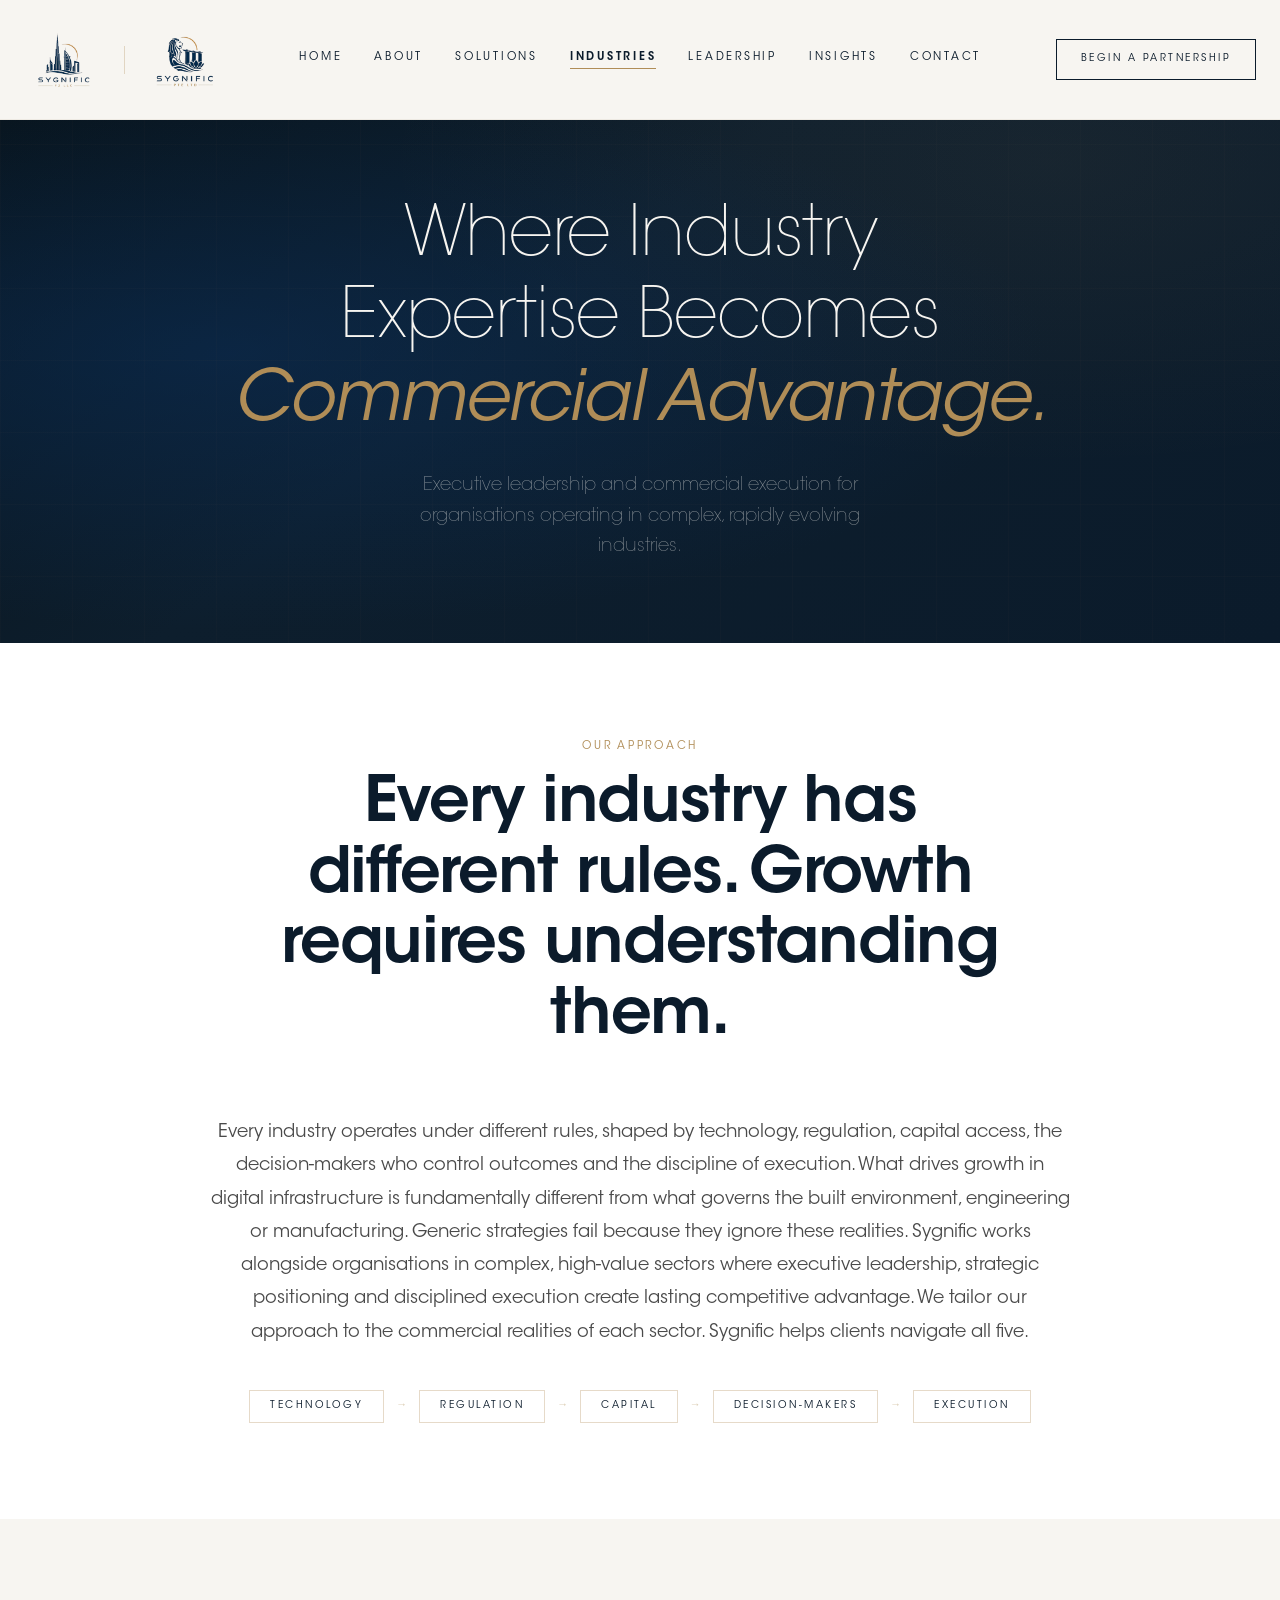
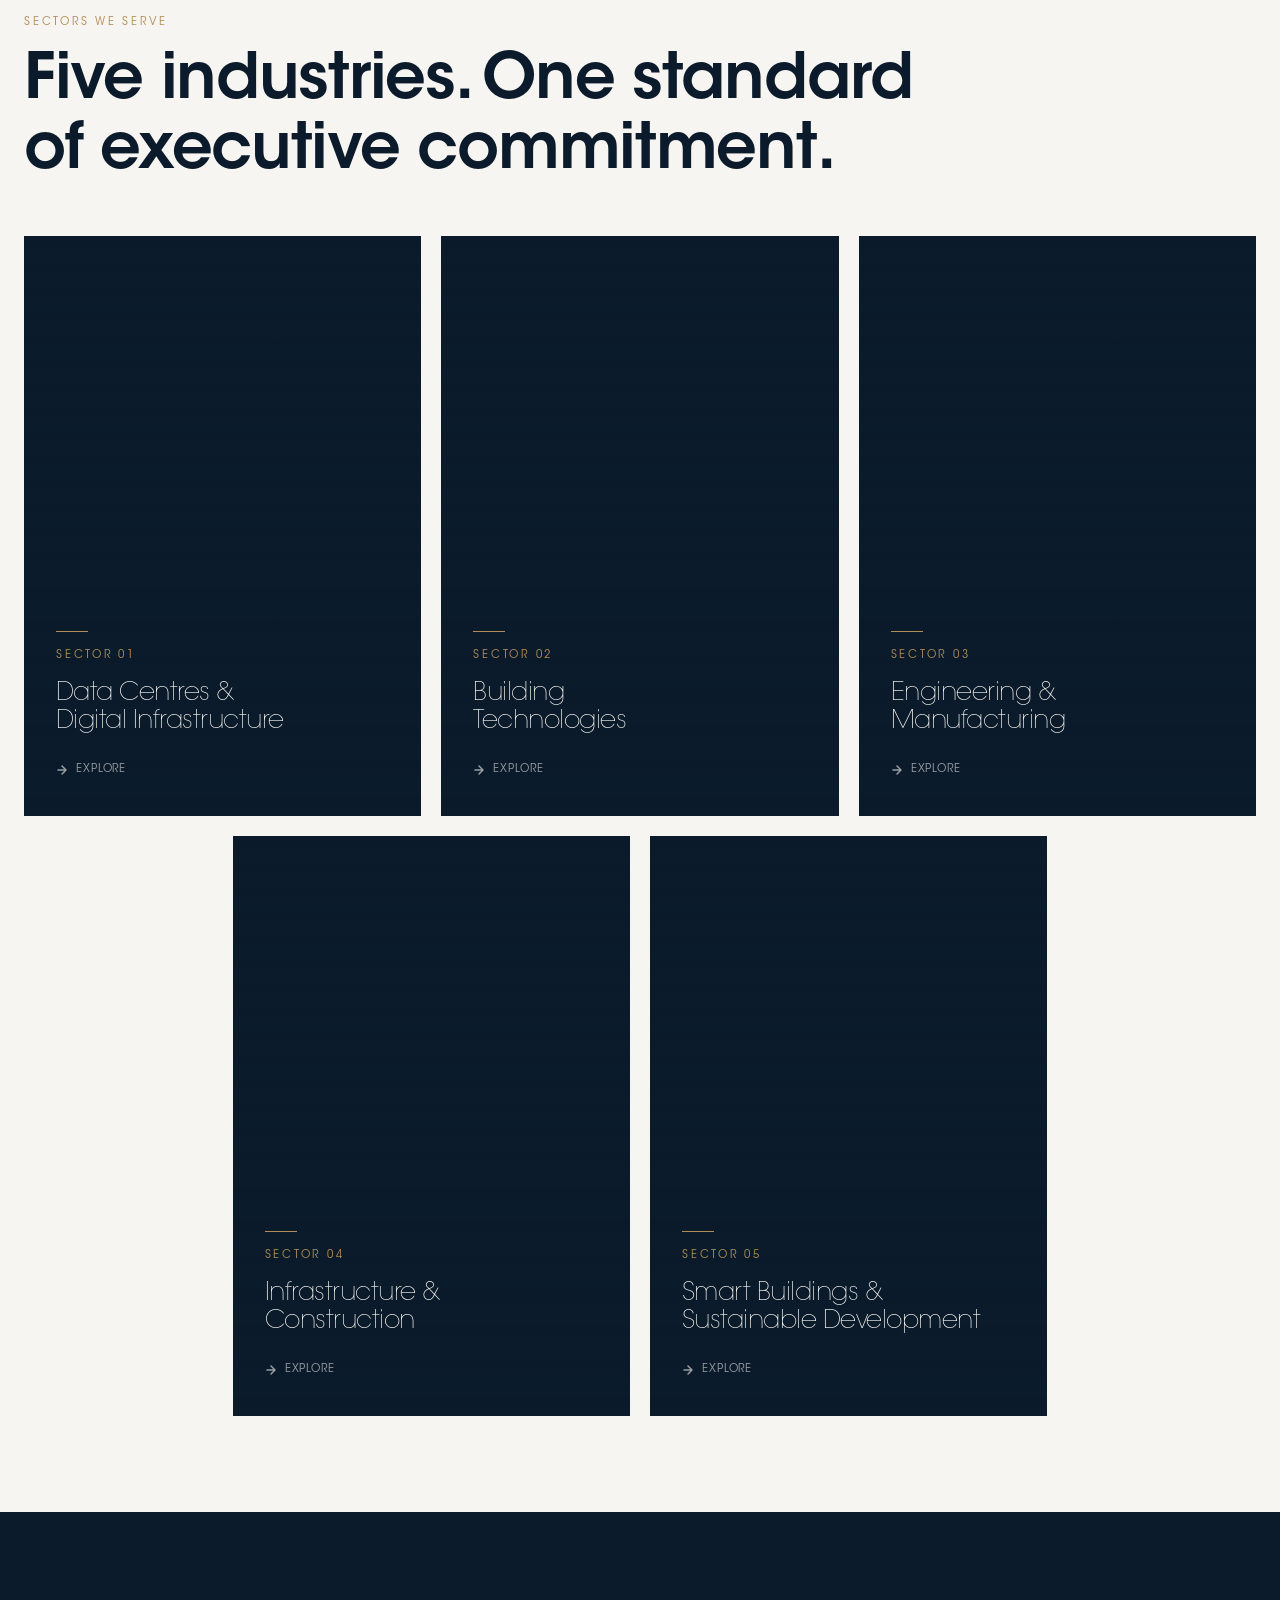
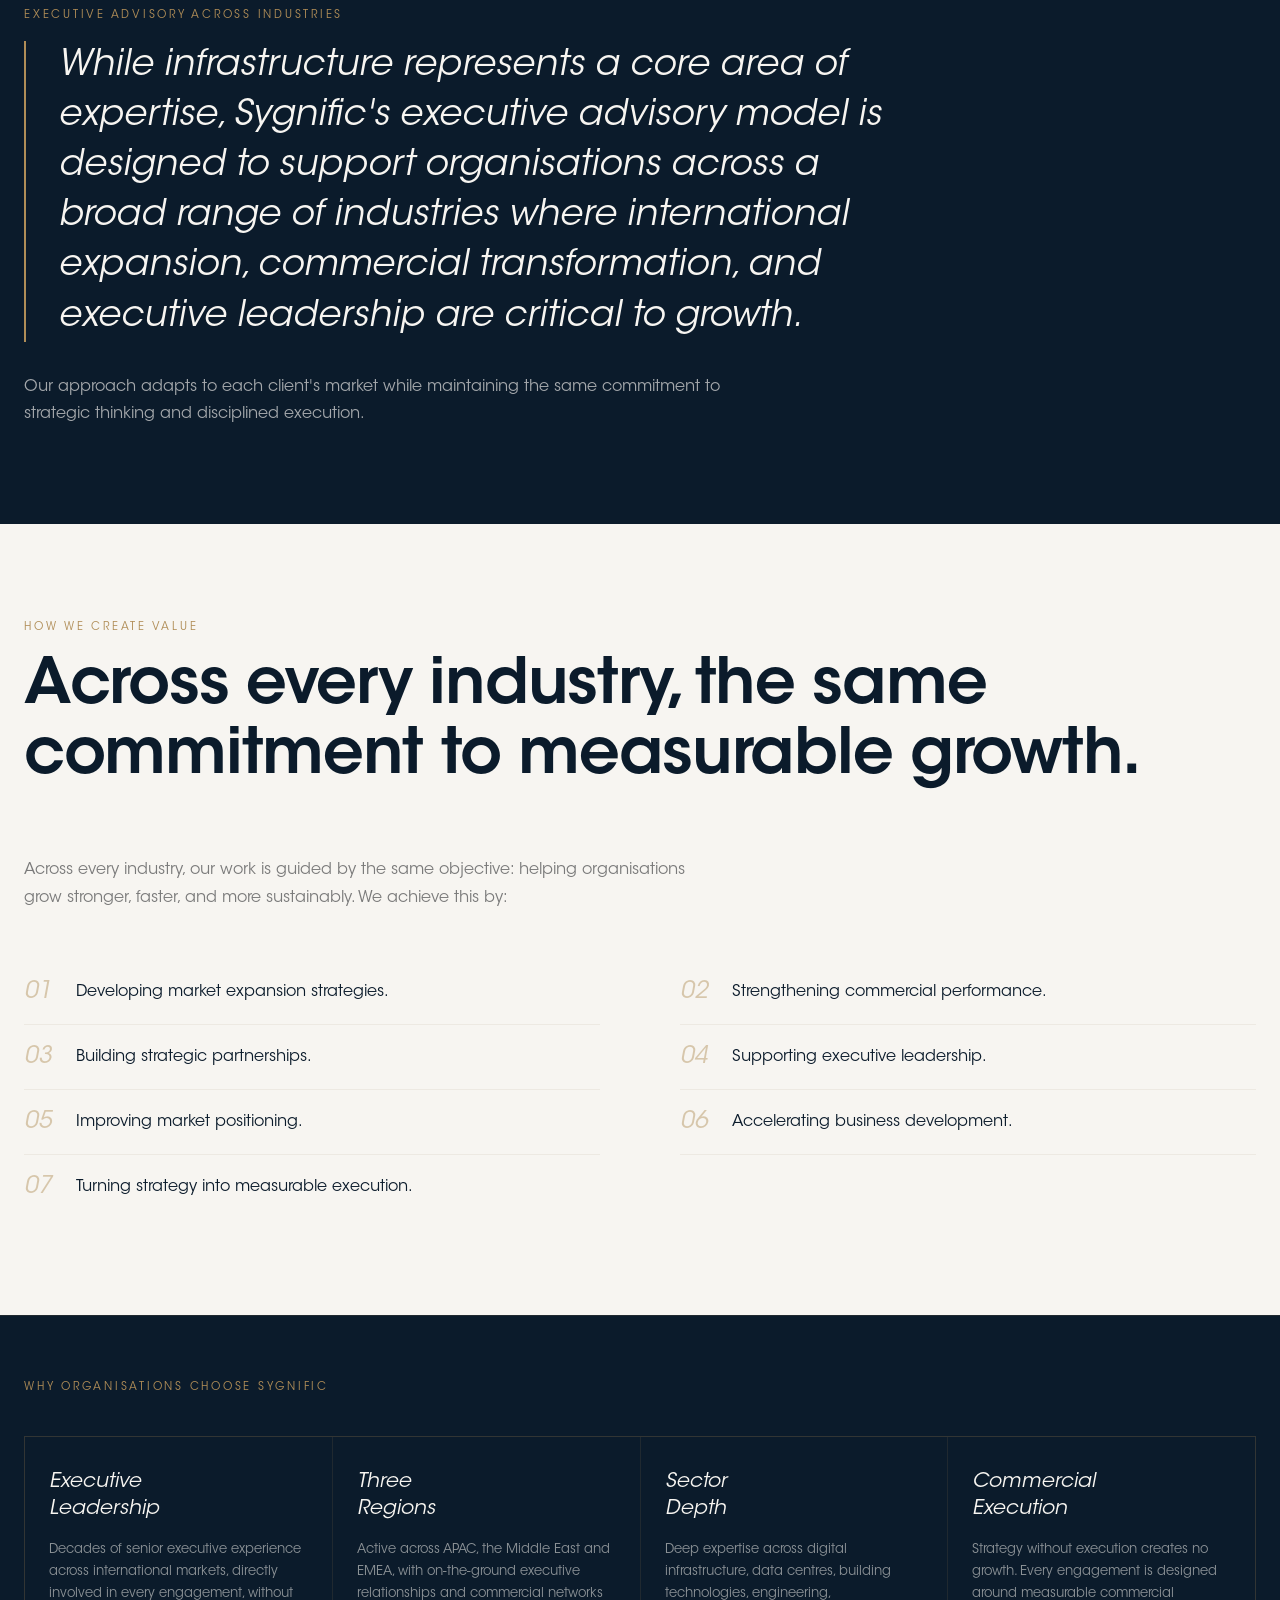
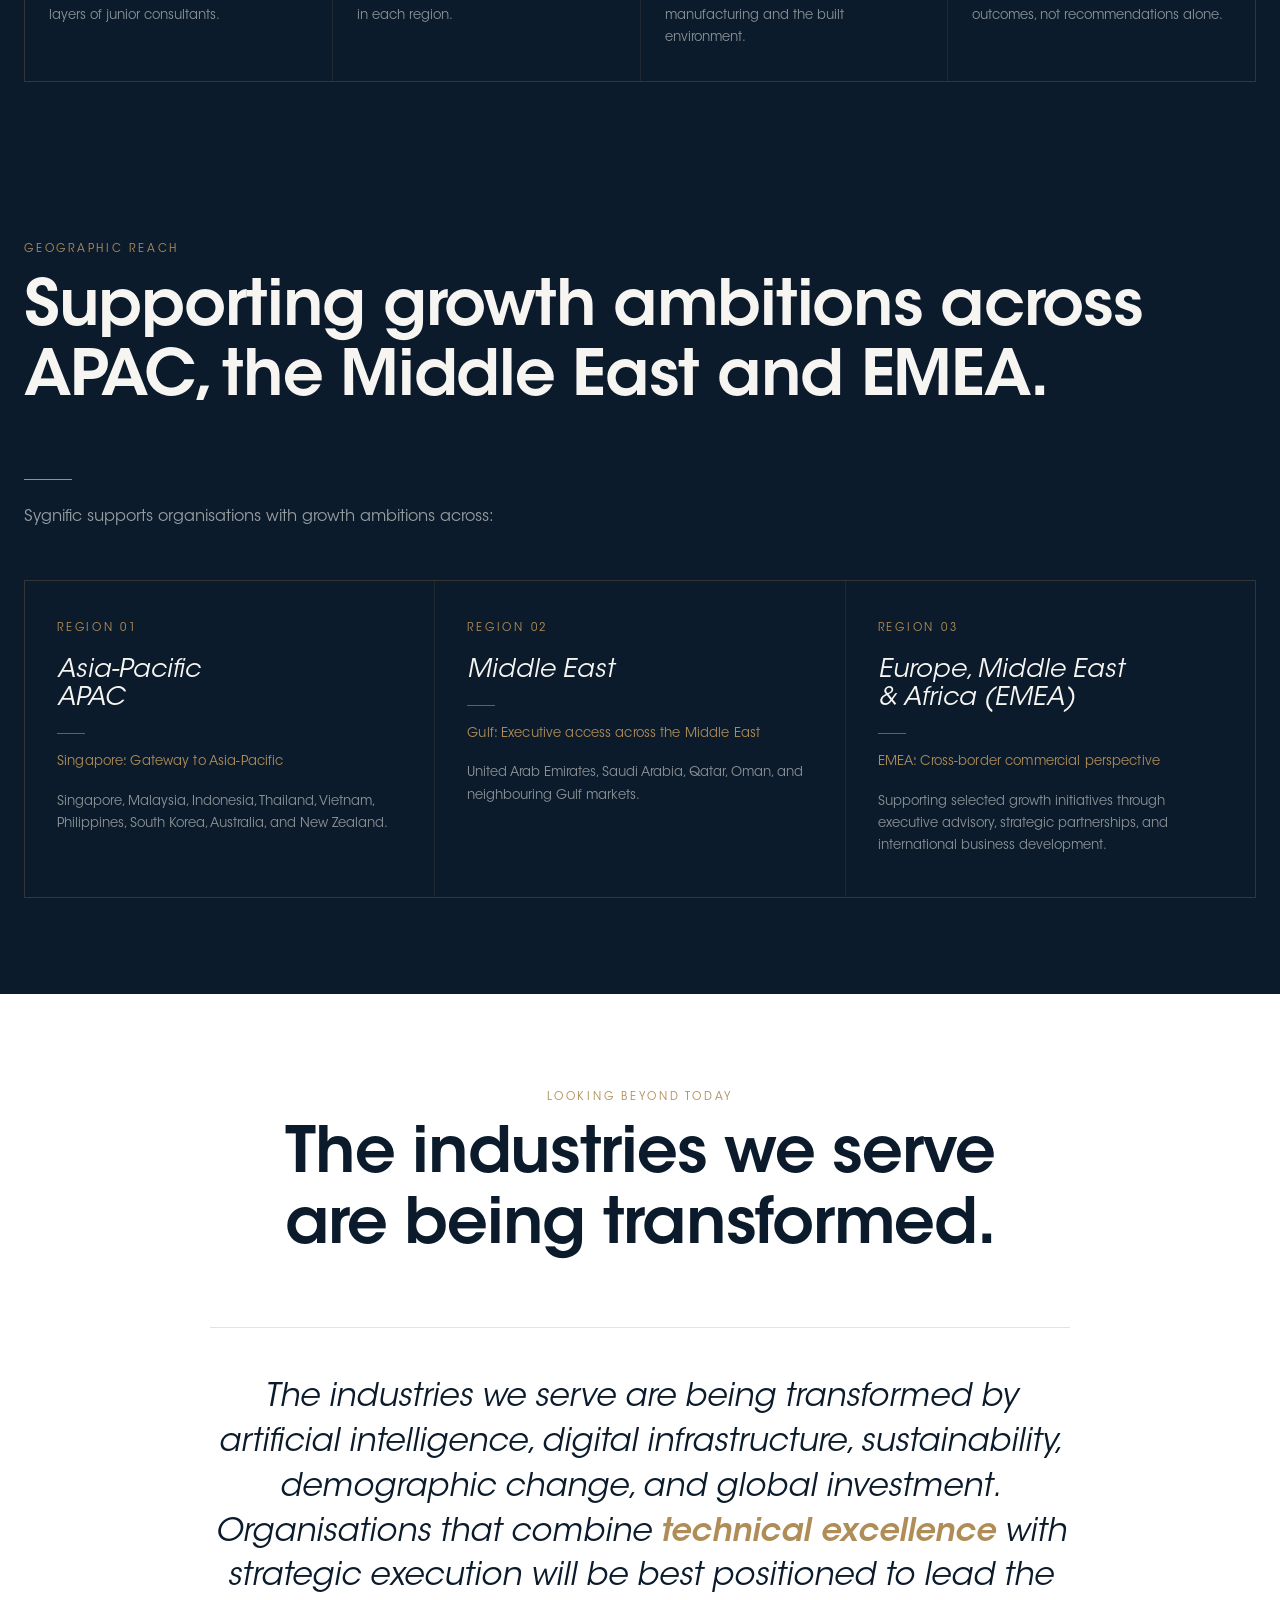
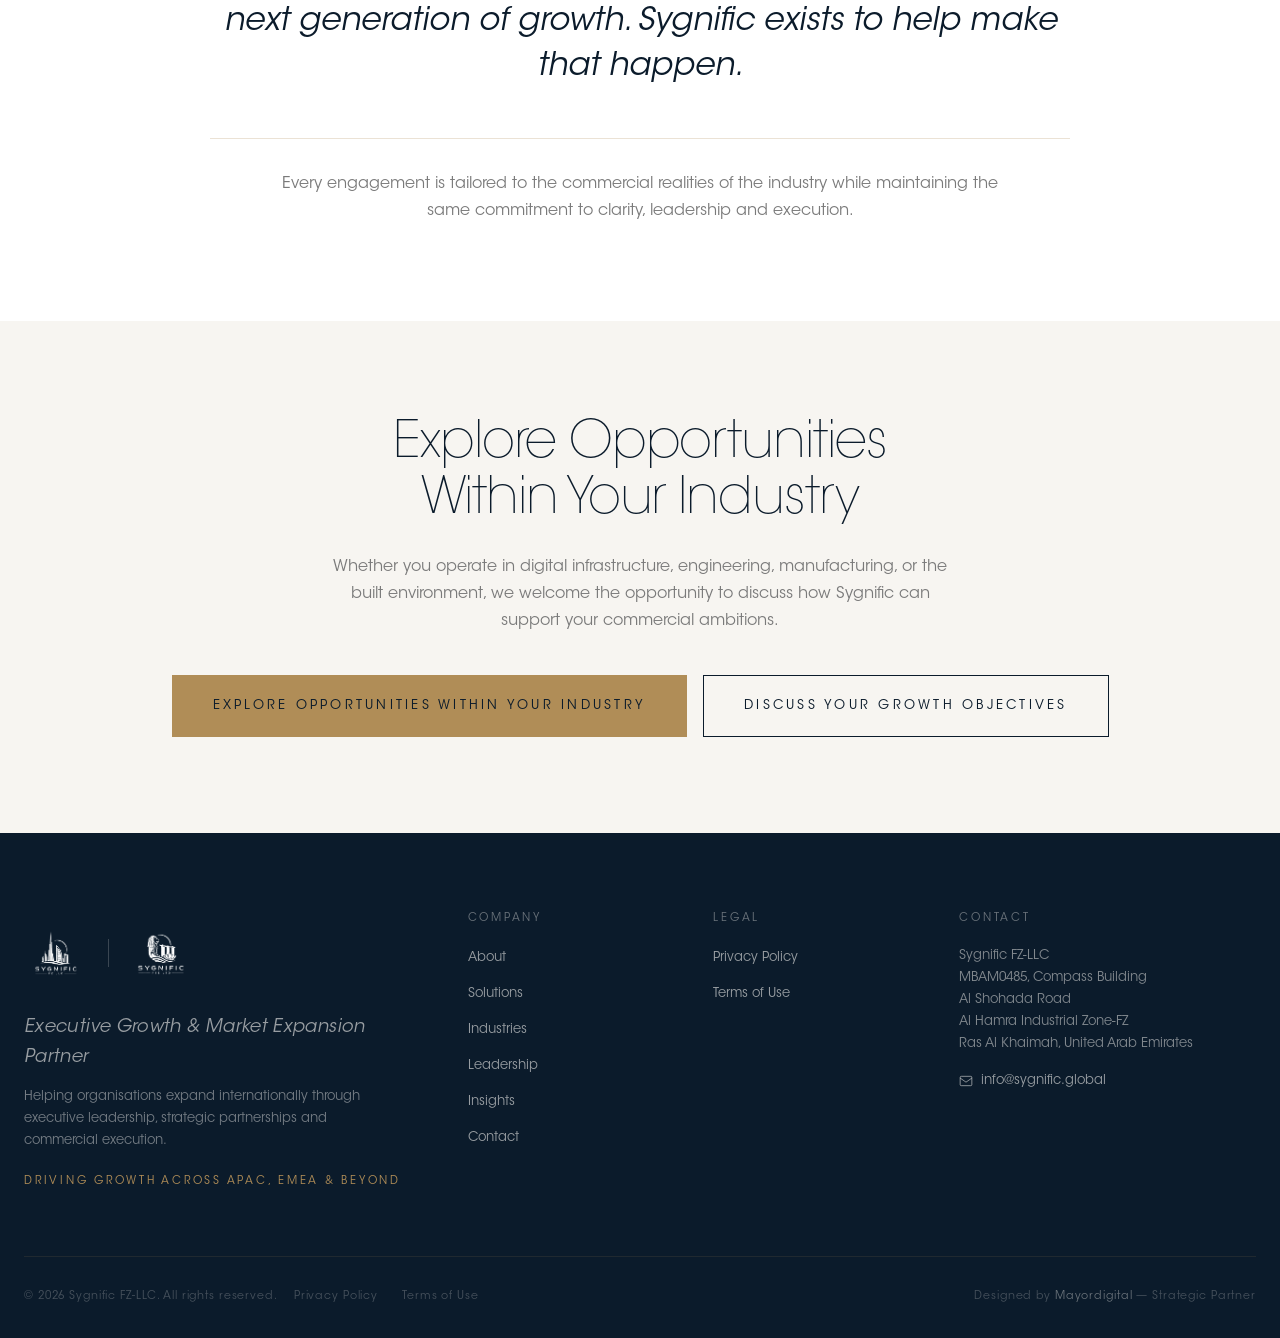
<file: industries.html>
<!DOCTYPE html>
<html lang="en">
<head>
  <meta charset="UTF-8">
  <meta name="viewport" content="width=device-width, initial-scale=1.0">

  <!-- SEO -->
  <title>Industries | Data Centres, Infrastructure, Engineering &amp; Smart Cities — Sygnific</title>
  <meta name="description" content="Sygnific's industry expertise spans data centres &amp; digital infrastructure, building technologies, engineering &amp; manufacturing, infrastructure &amp; construction, and smart cities across APAC, Middle East and EMEA.">

  <!-- Open Graph -->
  <meta property="og:type"        content="website">
  <meta property="og:title"       content="Industries | Data Centres, Infrastructure, Engineering &amp; Smart Cities — Sygnific">
  <meta property="og:description" content="Sygnific's industry expertise spans data centres &amp; digital infrastructure, building technologies, engineering &amp; manufacturing, infrastructure &amp; construction, and smart cities across APAC, Middle East and EMEA.">
  <meta property="og:url"         content="https://sygnific.global/industries">
  <meta property="og:image"       content="https://sygnific.global/assets/images/og-industries.jpg">

  <link rel="canonical" href="https://sygnific.global/industries">

  <!-- Favicon -->
  <link rel="icon" type="image/svg+xml" href="assets/images/favicon.svg">


  <!-- Styles -->
  <link rel="stylesheet" href="css/style.css">

  <style>

    /* ══ INDUSTRIES PAGE ═══════════════════════════════════════ */

    /* ── HERO ──────────────────────────────────────────────── */

    .ind-hero {
      background:
        radial-gradient(ellipse at 18% 55%, rgba(11, 47, 90, 0.55) 0%, transparent 55%),
        radial-gradient(ellipse at 82% 25%, rgba(176, 141, 87, 0.07) 0%, transparent 45%),
        linear-gradient(140deg, #071219 0%, #0D1E2D 45%, #0B1B2B 100%);
      padding-top: calc(var(--header-height) + var(--space-20));
      padding-bottom: var(--space-20);
      position: relative;
      overflow: hidden;
    }

    .ind-hero::before {
      content: '';
      position: absolute;
      inset: 0;
      background-image:
        linear-gradient(rgba(176, 141, 87, 0.025) 1px, transparent 1px),
        linear-gradient(90deg, rgba(176, 141, 87, 0.025) 1px, transparent 1px);
      background-size: 72px 72px;
      pointer-events: none;
    }

    .ind-hero .container { position: relative; z-index: 1; }

    .ind-hero .container { text-align: center; }

    .ind-hero h1 {
      font-family: var(--font-heading);
      font-size: clamp(var(--text-4xl), 5.5vw, var(--text-7xl));
      font-weight: 300;
      color: var(--color-ivory);
      line-height: var(--leading-tight);
      letter-spacing: var(--tracking-tight);
      margin-bottom: var(--space-6);
    }

    .ind-hero h1 em {
      color: var(--color-gold);
      font-style: italic;
      font-weight: 300;
    }

    .ind-hero-sub {
      font-size: var(--text-lg);
      font-weight: 300;
      color: rgba(247, 245, 241, 0.55);
      max-width: 520px;
      margin-inline: auto;
      line-height: var(--leading-relaxed);
    }

    /* ── INTRO ─────────────────────────────────────────────── */

    .ind-intro {
      background: var(--color-white);
      padding-block: var(--space-24);
      position: relative;
      overflow: hidden;
    }

    .ind-intro::before {
      content: '';
      position: absolute;
      inset: 0;
      background-image: url('https://images.unsplash.com/photo-1486406146926-c627a92ad1ab?w=1920&q=60&auto=format&fit=crop');
      background-size: cover;
      background-position: center;
      opacity: 0.04;
      pointer-events: none;
    }

    .ind-intro .container { position: relative; z-index: 1; }

    .ind-intro-body {
      font-size: var(--text-lg);
      line-height: 1.85;
      color: var(--color-text);
      max-width: 860px;
      margin-inline: auto;
      text-align: center;
    }

    /* ── FLIP CARD GRID ────────────────────────────────────── */

    .ind-sectors {
      background: var(--color-ivory);
      padding-block: var(--space-24);
    }

    .ind-sectors-header {
      margin-bottom: var(--space-12);
    }

    /* 6-column virtual grid: cards 1-3 span 2 each (full row),
       cards 4-5 centered by starting at cols 2 and 4 */
    .ind-cards-grid {
      display: grid;
      grid-template-columns: repeat(6, 1fr);
      gap: var(--space-5);
    }

    .ind-card {
      grid-column: span 2;
      height: 580px;
      perspective: 1400px;
      cursor: pointer;
      user-select: none;
    }

    /* Center the 4th card at col 2-3, 5th at col 4-5 */
    .ind-card:nth-child(4) { grid-column: 2 / span 2; }
    .ind-card:nth-child(5) { grid-column: 4 / span 2; }

    .ind-card-inner {
      position: relative;
      width: 100%;
      height: 100%;
      transform-style: preserve-3d;
      transition: transform 700ms cubic-bezier(0.4, 0, 0.2, 1);
    }

    .ind-card.is-flipped .ind-card-inner {
      transform: rotateY(180deg);
    }

    .ind-card-front,
    .ind-card-back {
      position: absolute;
      top: 0;
      left: 0;
      width: 100%;
      height: 100%;
      backface-visibility: hidden;
      -webkit-backface-visibility: hidden;
      overflow: hidden;
    }

    /* ── CARD FRONT ──────────────────────────────────────── */

    .ind-card-front {
      background: var(--color-navy);
      display: flex;
      flex-direction: column;
      justify-content: flex-end;
      padding: var(--space-8);
    }

    /* Sector photograph — visible, atmospheric */
    .ind-card-bg {
      position: absolute;
      inset: 0;
      background-size: cover;
      background-position: center;
      opacity: 0.38;
      transition: opacity 600ms var(--ease-out);
      z-index: 0;
    }

    .ind-card:hover:not(.is-flipped) .ind-card-bg {
      opacity: 0.5;
    }

    /* Gradient veil: fades from transparent at top to navy at bottom for text legibility */
    .ind-card-front::after {
      content: '';
      position: absolute;
      inset: 0;
      background: linear-gradient(
        to bottom,
        rgba(11, 27, 43, 0.1) 0%,
        rgba(11, 27, 43, 0.6) 55%,
        rgba(11, 27, 43, 0.88) 100%
      );
      z-index: 1;
      pointer-events: none;
    }

    .ind-card-front-content {
      position: relative;
      z-index: 2;
    }

    .ind-card-rule {
      display: block;
      width: 32px;
      height: 1px;
      background: var(--color-gold);
      margin-bottom: var(--space-4);
    }

    .ind-card-num {
      display: block;
      font-size: var(--text-xs);
      font-weight: 500;
      letter-spacing: var(--tracking-widest);
      text-transform: uppercase;
      color: var(--color-gold);
      margin-bottom: var(--space-4);
    }

    .ind-card-title {
      font-family: var(--font-heading);
      font-size: clamp(var(--text-2xl), 2.2vw, var(--text-4xl));
      font-weight: 300;
      color: var(--color-ivory);
      line-height: var(--leading-tight);
      letter-spacing: var(--tracking-tight);
      margin-bottom: var(--space-6);
    }

    @keyframes ind-hint-nudge {
      0%, 100% { transform: translateX(0); }
      50%       { transform: translateX(5px); }
    }

    .ind-card-hint {
      display: inline-flex;
      align-items: center;
      gap: var(--space-2);
      font-size: var(--text-xs);
      font-weight: 500;
      letter-spacing: var(--tracking-wide);
      text-transform: uppercase;
      color: rgba(247, 245, 241, 0.6);
      transition: color 300ms var(--ease-out);
    }

    .ind-card:hover:not(.is-flipped) .ind-card-hint {
      color: var(--color-gold);
    }

    .ind-card-hint-icon {
      animation: ind-hint-nudge 1.6s ease-in-out infinite;
    }

    .ind-card:hover:not(.is-flipped) .ind-card-hint-icon {
      animation: none;
      transform: rotate(90deg);
      transition: transform 400ms var(--ease-out);
    }

    /* ── CARD BACK ───────────────────────────────────────── */

    .ind-card-back {
      background: var(--color-white);
      transform: rotateY(180deg);
      padding: var(--space-8);
      display: flex;
      flex-direction: column;
      position: relative;
    }

    /* Thin gold border accent on back */
    .ind-card-back::after {
      content: '';
      position: absolute;
      top: 0;
      left: 0;
      width: 2px;
      height: 100%;
      background: linear-gradient(to bottom, var(--color-gold), transparent);
      opacity: 0.4;
      pointer-events: none;
    }

    /* Large watermark number */
    .ind-card-back-num {
      position: absolute;
      bottom: var(--space-4);
      right: var(--space-5);
      font-family: var(--font-heading);
      font-size: clamp(5rem, 9vw, 8rem);
      font-weight: 300;
      font-style: italic;
      color: rgba(11, 27, 43, 0.05);
      line-height: 1;
      pointer-events: none;
      user-select: none;
      z-index: 0;
    }

    .ind-card-back-content {
      position: relative;
      z-index: 1;
      display: flex;
      flex-direction: column;
      height: 100%;
    }

    .ind-card-back-label {
      font-size: var(--text-xs);
      font-weight: 500;
      letter-spacing: var(--tracking-widest);
      text-transform: uppercase;
      color: var(--color-gold);
      margin-bottom: var(--space-4);
    }

    .ind-card-back-rule {
      display: block;
      width: 28px;
      height: 1px;
      background: var(--color-gold);
      opacity: 0.6;
      margin-bottom: var(--space-5);
    }

    .ind-card-back-body {
      font-size: 0.78rem;
      line-height: 1.78;
      color: rgba(11, 27, 43, 0.68);
      flex-grow: 1;
    }

    /* Typical clients on back */
    .ind-back-clients-label {
      font-size: 10px;
      font-weight: 500;
      letter-spacing: var(--tracking-wide);
      text-transform: uppercase;
      color: rgba(11, 27, 43, 0.3);
      margin-top: var(--space-5);
      margin-bottom: var(--space-3);
    }

    .ind-back-clients {
      display: flex;
      flex-wrap: wrap;
      gap: var(--space-2);
    }

    .ind-back-client-tag {
      font-size: 10px;
      color: rgba(11, 27, 43, 0.45);
      border: 1px solid rgba(11, 27, 43, 0.12);
      padding: 2px 8px;
      letter-spacing: 0.02em;
    }

    /* Close hint bottom of back */
    .ind-card-close {
      display: inline-flex;
      align-items: center;
      gap: var(--space-2);
      font-size: var(--text-xs);
      font-weight: 500;
      letter-spacing: var(--tracking-wide);
      text-transform: uppercase;
      color: rgba(11, 27, 43, 0.22);
      margin-top: var(--space-5);
      transition: color 300ms;
    }

    .ind-card:hover.is-flipped .ind-card-close {
      color: rgba(11, 27, 43, 0.5);
    }

    /* ── EXECUTIVE ADVISORY ACROSS INDUSTRIES ──────────────── */

    .ind-advisory {
      background: var(--color-navy);
      padding-block: var(--space-24);
      position: relative;
      overflow: hidden;
    }

    .ind-advisory::before {
      content: '';
      position: absolute;
      inset: 0;
      background-image: url('https://images.unsplash.com/photo-1529158062015-d8a0176bcb62?w=1920&q=60&auto=format&fit=crop');
      background-size: cover;
      background-position: center;
      opacity: 0.06;
      pointer-events: none;
    }

    .ind-advisory .container { position: relative; z-index: 1; }

    .ind-advisory-quote {
      font-family: var(--font-heading);
      font-size: clamp(var(--text-2xl), 2.8vw, var(--text-4xl));
      font-weight: 300;
      font-style: italic;
      color: var(--color-ivory);
      line-height: 1.4;
      max-width: 900px;
      border-left: 2px solid var(--color-gold);
      padding-left: var(--space-8);
      margin-bottom: var(--space-8);
    }

    /* ── HOW WE CREATE VALUE ───────────────────────────────── */

    .ind-value {
      background: var(--color-ivory);
      padding-block: var(--space-24);
      position: relative;
      overflow: hidden;
    }

    .ind-value::before {
      content: '';
      position: absolute;
      inset: 0;
      background-image: url('https://images.unsplash.com/photo-1450101499163-c8848c66ca85?w=1920&q=60&auto=format&fit=crop');
      background-size: cover;
      background-position: center;
      opacity: 0.03;
      pointer-events: none;
    }

    .ind-value .container { position: relative; z-index: 1; }

    .ind-value-grid {
      display: grid;
      grid-template-columns: 1fr 1fr;
      gap: 0 var(--space-20);
      margin-top: var(--space-12);
    }

    .ind-value-item {
      display: flex;
      align-items: flex-start;
      gap: var(--space-5);
      padding: var(--space-5) 0;
      border-bottom: 1px solid var(--color-ivory-dark);
    }

    .ind-value-num {
      font-family: var(--font-heading);
      font-size: var(--text-2xl);
      font-weight: 300;
      font-style: italic;
      color: rgba(176, 141, 87, 0.45);
      line-height: 1;
      flex-shrink: 0;
      width: 2rem;
    }

    .ind-value-text {
      font-size: var(--text-base);
      font-weight: 400;
      color: var(--color-navy);
      line-height: var(--leading-snug);
      padding-top: 0.15em;
    }

    /* ── GEOGRAPHIC REACH ──────────────────────────────────── */

    .ind-geo {
      background: var(--color-navy);
      padding-block: var(--space-24);
      position: relative;
      overflow: hidden;
    }

    .ind-geo::before {
      content: '';
      position: absolute;
      inset: 0;
      background-image: url('https://images.unsplash.com/photo-1451187580459-43490279c0fa?w=1920&q=60&auto=format&fit=crop');
      background-size: cover;
      background-position: center;
      opacity: 0.09;
      pointer-events: none;
    }

    .ind-geo .container { position: relative; z-index: 1; }

    .ind-geo-grid {
      display: grid;
      grid-template-columns: repeat(3, 1fr);
      gap: 1px;
      background: rgba(176, 141, 87, 0.12);
      margin-top: var(--space-12);
      border: 1px solid rgba(176, 141, 87, 0.12);
    }

    .ind-geo-region {
      background: var(--color-navy);
      padding: var(--space-10) var(--space-8);
      display: flex;
      flex-direction: column;
      gap: var(--space-5);
      transition: background var(--transition-base);
    }

    .ind-geo-region:hover {
      background: var(--color-navy-light);
    }

    .ind-geo-label {
      font-size: var(--text-xs);
      font-weight: 500;
      letter-spacing: var(--tracking-widest);
      text-transform: uppercase;
      color: var(--color-gold);
    }

    .ind-geo-name {
      font-family: var(--font-heading);
      font-size: clamp(var(--text-2xl), 2vw, var(--text-3xl));
      font-weight: 300;
      font-style: italic;
      color: var(--color-ivory);
      line-height: var(--leading-tight);
    }

    .ind-geo-rule {
      display: block;
      width: 28px;
      height: 1px;
      background: var(--color-gold);
      opacity: 0.6;
    }

    .ind-geo-tagline {
      font-size: var(--text-sm);
      font-weight: 500;
      color: var(--color-gold);
      line-height: var(--leading-snug);
      letter-spacing: 0.01em;
    }

    .ind-geo-markets {
      font-size: var(--text-sm);
      line-height: var(--leading-relaxed);
      color: rgba(247, 245, 241, 0.55);
    }

    /* ── LOOKING BEYOND TODAY ──────────────────────────────── */

    .ind-beyond {
      background: var(--color-white);
      padding-block: var(--space-24);
      position: relative;
      overflow: hidden;
    }

    .ind-beyond::before {
      content: '';
      position: absolute;
      inset: 0;
      background-image: url('https://images.unsplash.com/photo-1486406146926-c627a92ad1ab?w=1920&q=60&auto=format&fit=crop');
      background-size: cover;
      background-position: center;
      opacity: 0.04;
      pointer-events: none;
    }

    .ind-beyond .container { position: relative; z-index: 1; }

    .ind-beyond-quote {
      font-family: var(--font-heading);
      font-size: clamp(var(--text-2xl), 2.5vw, var(--text-4xl));
      font-weight: 300;
      font-style: italic;
      color: var(--color-navy);
      line-height: 1.4;
      max-width: 860px;
      margin-inline: auto;
      text-align: center;
      border-top: 1px solid rgba(176, 141, 87, 0.25);
      border-bottom: 1px solid rgba(176, 141, 87, 0.25);
      padding-block: var(--space-12);
    }

    .ind-beyond-quote em { color: var(--color-gold); font-style: normal; }
    .ind-beyond-quote strong { color: var(--color-gold); font-weight: 600; }

    /* ── CTA ────────────────────────────────────────────────── */

    .ind-cta {
      background: var(--color-ivory);
      padding-block: var(--space-24);
      text-align: center;
      position: relative;
      overflow: hidden;
    }

    .ind-cta .container { position: relative; z-index: 1; }

    .ind-cta-heading {
      font-family: var(--font-heading);
      font-size: clamp(var(--text-3xl), 4vw, var(--text-5xl));
      font-weight: 300;
      color: var(--color-navy);
      margin-bottom: var(--space-6);
      line-height: var(--leading-tight);
    }

    .ind-cta-sub {
      font-size: var(--text-base);
      line-height: var(--leading-relaxed);
      color: var(--color-text-light);
      max-width: 620px;
      margin: 0 auto var(--space-10);
    }

    .ind-cta-btns {
      display: flex;
      gap: var(--space-4);
      justify-content: center;
      flex-wrap: wrap;
    }

    /* ── FIVE FORCES ─────────────────────────────────────────── */

    .ind-forces {
      display: flex;
      flex-wrap: wrap;
      align-items: center;
      justify-content: center;
      gap: var(--space-3);
      margin-top: var(--space-10);
    }

    .ind-force-item {
      font-size: 10px;
      font-weight: 500;
      letter-spacing: var(--tracking-widest);
      text-transform: uppercase;
      color: var(--color-navy);
      border: 1px solid rgba(176, 141, 87, 0.32);
      padding: var(--space-2) var(--space-5);
    }

    .ind-force-sep {
      font-size: var(--text-xs);
      color: rgba(176, 141, 87, 0.45);
      user-select: none;
    }

    /* ── CARD BACK — structured sections ────────────────────── */

    .ind-back-sections {
      flex-grow: 1;
      display: flex;
      flex-direction: column;
      gap: var(--space-4);
    }

    .ind-back-section-label {
      font-size: 9px;
      font-weight: 500;
      letter-spacing: var(--tracking-widest);
      text-transform: uppercase;
      color: rgba(11, 27, 43, 0.3);
      margin-bottom: var(--space-2);
    }

    /* ── CREDIBILITY STRIP ───────────────────────────────────── */

    .ind-credibility {
      background: var(--color-navy);
      padding-block: var(--space-16);
      border-top: 1px solid rgba(176, 141, 87, 0.12);
      position: relative;
      overflow: hidden;
    }

    .ind-credibility .container { position: relative; z-index: 1; }

    .ind-cred-eyebrow {
      display: block;
      font-size: var(--text-xs);
      font-weight: 500;
      letter-spacing: var(--tracking-widest);
      text-transform: uppercase;
      color: var(--color-gold);
      margin-bottom: var(--space-10);
    }

    .ind-cred-grid {
      display: grid;
      grid-template-columns: repeat(4, 1fr);
      gap: 1px;
      background: rgba(176, 141, 87, 0.12);
      border: 1px solid rgba(176, 141, 87, 0.12);
    }

    .ind-cred-item {
      background: var(--color-navy);
      padding: var(--space-8) var(--space-6);
      display: flex;
      flex-direction: column;
      gap: var(--space-4);
      transition: background var(--transition-base);
    }

    .ind-cred-item:hover { background: var(--color-navy-light); }

    .ind-cred-headline {
      font-family: var(--font-heading);
      font-size: clamp(var(--text-xl), 1.6vw, var(--text-2xl));
      font-weight: 300;
      font-style: italic;
      color: var(--color-ivory);
      line-height: 1.3;
    }

    .ind-cred-desc {
      font-size: var(--text-sm);
      color: rgba(247, 245, 241, 0.55);
      line-height: var(--leading-relaxed);
    }

    /* ── LOOKING BEYOND — body text ─────────────────────────── */

    .ind-beyond-body {
      font-size: var(--text-base);
      line-height: var(--leading-relaxed);
      color: var(--color-text-light);
      max-width: 720px;
      margin: var(--space-8) auto 0;
      text-align: center;
    }

    /* ── RESPONSIVE ─────────────────────────────────────────── */

    @media (max-width: 1280px) {
      .ind-card-title { font-size: clamp(var(--text-xl), 2vw, var(--text-3xl)); }
    }

    @media (max-width: 1024px) {
      .ind-card { height: 560px; }
      .ind-geo-grid { grid-template-columns: 1fr; gap: 1px; }
      .ind-cred-grid { grid-template-columns: repeat(2, 1fr); }
    }

    @media (max-width: 768px) {
      .ind-cards-grid {
        grid-template-columns: repeat(2, 1fr);
        gap: var(--space-4);
      }
      .ind-card {
        grid-column: span 1 !important;
        height: 460px;
      }
      .ind-card-title { font-size: var(--text-2xl); }
      .ind-card-back-body { font-size: 0.73rem; }

      .ind-value-grid { grid-template-columns: 1fr; gap: 0; }

      .ind-hero h1 { font-size: clamp(var(--text-3xl), 7vw, var(--text-5xl)); }
      .ind-intro { padding-block: var(--space-16); }
      .ind-sectors { padding-block: var(--space-16); }
      .ind-advisory { padding-block: var(--space-16); }
      .ind-value { padding-block: var(--space-16); }
      .ind-credibility { padding-block: var(--space-12); }
      .ind-cred-grid { grid-template-columns: 1fr; }
      .ind-geo { padding-block: var(--space-16); }
      .ind-beyond { padding-block: var(--space-16); }
      .ind-cta { padding-block: var(--space-16); }
      .ind-advisory-quote { padding-left: var(--space-5); }
      .ind-forces { gap: var(--space-2); }
    }

    @media (max-width: 480px) {
      .ind-cards-grid {
        grid-template-columns: 1fr;
      }
      .ind-card {
        height: 440px;
      }
      .ind-geo-region { padding: var(--space-8) var(--space-5); }
      .ind-cta-btns { flex-direction: column; align-items: center; }
      .ind-cta-btns .btn { width: 100%; }
      .ind-beyond-quote { padding-block: var(--space-8); }
    }

  </style>
</head>
<body>

  <!-- ── HEADER ─────────────────────────────────────────────── -->
  <header class="site-header site-header--light" role="banner">
    <div class="header-inner">

      <div class="logo-pair">
        <a href="/" aria-label="Sygnific FZ-LLC — UAE">
          <div class="logo-img-wrap">
            <img src="assets/images/logo-ae.png" alt="Sygnific FZ-LLC — UAE" class="logo-img">
          </div>
        </a>
        <span class="logo-pair-sep"></span>
        <a href="/" aria-label="Sygnific Pte Ltd — Singapore">
          <div class="logo-img-wrap">
            <img src="assets/images/logo-sg.png" alt="Sygnific Pte Ltd — Singapore" class="logo-img">
          </div>
        </a>
      </div>

      <nav class="site-nav" aria-label="Primary navigation">
        <a href="/"               class="nav-link">Home</a>
        <a href="about.html"      class="nav-link">About</a>
        <a href="solutions.html"  class="nav-link">Solutions</a>
        <a href="industries.html" class="nav-link" aria-current="page">Industries</a>
        <a href="leadership.html" class="nav-link">Leadership</a>
        <a href="insights.html"   class="nav-link">Insights</a>
        <a href="contact.html"    class="nav-link">Contact</a>
      </nav>

      <div class="header-cta">
        <a href="contact.html#contact-form" class="btn btn--secondary btn--sm">Begin a Partnership</a>
      </div>

      <button
        class="hamburger"
        aria-label="Open navigation menu"
        aria-expanded="false"
        aria-controls="mobile-nav"
        style="--hamburger-color: var(--color-navy);"
      >
        <span class="hamburger-line"></span>
        <span class="hamburger-line"></span>
        <span class="hamburger-line"></span>
      </button>

    </div>
  </header>

  <!-- ── MOBILE NAV ─────────────────────────────────────────── -->
  <nav class="mobile-nav" id="mobile-nav" aria-label="Mobile navigation" aria-hidden="true" role="dialog" aria-modal="true">
    <button class="mobile-nav-close" aria-label="Close navigation menu">
      <svg width="24" height="24" viewBox="0 0 24 24" fill="none" stroke="currentColor" stroke-width="1.5" stroke-linecap="round" aria-hidden="true">
        <line x1="4" y1="4" x2="20" y2="20"/>
        <line x1="20" y1="4" x2="4" y2="20"/>
      </svg>
    </button>
    <a href="/"               class="nav-link">Home</a>
    <a href="about.html"      class="nav-link">About</a>
    <a href="solutions.html"  class="nav-link">Solutions</a>
    <a href="industries.html" class="nav-link" aria-current="page">Industries</a>
    <a href="leadership.html" class="nav-link">Leadership</a>
    <a href="insights.html"   class="nav-link">Insights</a>
    <a href="contact.html"    class="nav-link">Contact</a>
    <div class="mobile-nav-footer">sygnific.global</div>
  </nav>

  <main id="main-content">

    <!-- ══ HERO ══════════════════════════════════════════════ -->
    <section class="ind-hero">
      <div class="container">
        <h1>
          <span class="hero-ln"><span class="hero-ln-inner">Where Industry</span></span>
          <span class="hero-ln"><span class="hero-ln-inner">Expertise Becomes</span></span>
          <span class="hero-ln"><span class="hero-ln-inner"><em>Commercial Advantage.</em></span></span>
        </h1>
        <p class="ind-hero-sub hero-sub-anim">Executive leadership and commercial execution for organisations operating in complex, rapidly evolving industries.</p>
      </div>
    </section>


    <!-- ══ INTRO ══════════════════════════════════════════════ -->
    <section class="ind-intro" aria-labelledby="ind-intro-heading">
      <div class="container">

        <div class="section-header section-header--centered fade-in">
          <span class="eyebrow">Our Approach</span>
          <h2 id="ind-intro-heading" style="max-width:780px;margin-inline:auto;">Every industry has different rules. Growth requires understanding them.</h2>
        </div>

        <p class="ind-intro-body fade-in">Every industry operates under different rules, shaped by technology, regulation, capital access, the decision-makers who control outcomes and the discipline of execution. What drives growth in digital infrastructure is fundamentally different from what governs the built environment, engineering or manufacturing. Generic strategies fail because they ignore these realities. Sygnific works alongside organisations in complex, high-value sectors where executive leadership, strategic positioning and disciplined execution create lasting competitive advantage. We tailor our approach to the commercial realities of each sector. Sygnific helps clients navigate all five.</p>

        <div class="ind-forces fade-in" aria-label="Five operating forces: Technology, Regulation, Capital, Decision-makers, Execution">
          <span class="ind-force-item">Technology</span>
          <span class="ind-force-sep" aria-hidden="true">→</span>
          <span class="ind-force-item">Regulation</span>
          <span class="ind-force-sep" aria-hidden="true">→</span>
          <span class="ind-force-item">Capital</span>
          <span class="ind-force-sep" aria-hidden="true">→</span>
          <span class="ind-force-item">Decision-makers</span>
          <span class="ind-force-sep" aria-hidden="true">→</span>
          <span class="ind-force-item">Execution</span>
        </div>

      </div>
    </section>


    <!-- ══ SECTOR FLIP CARDS ════════════════════════════════ -->
    <section class="ind-sectors" aria-labelledby="ind-sectors-heading">
      <div class="container">

        <div class="section-header ind-sectors-header fade-in">
          <span class="eyebrow">Sectors We Serve</span>
          <h2 id="ind-sectors-heading">Five industries. One standard<br>of executive commitment.</h2>
        </div>

        <div class="ind-cards-grid">

          <!-- Card 1: Data Centres -->
          <div
            class="ind-card fade-in"
            role="button"
            tabindex="0"
            aria-label="Sector 01: Data Centres and Digital Infrastructure. Click to explore."
          >
            <div class="ind-card-inner">

              <div class="ind-card-front">
                <div class="ind-card-bg" style="background-image:url('https://images.unsplash.com/photo-1558494949-ef010cbdcc31?w=900&q=70&auto=format&fit=crop');"></div>
                <div class="ind-card-front-content">
                  <span class="ind-card-rule" aria-hidden="true"></span>
                  <span class="ind-card-num">Sector 01</span>
                  <h3 class="ind-card-title">Data Centres &amp;<br>Digital Infrastructure</h3>
                  <span class="ind-card-hint" aria-hidden="true">
                    <svg class="ind-card-hint-icon" width="12" height="12" viewBox="0 0 12 12" fill="none" stroke="currentColor" stroke-width="1.5" stroke-linecap="round" stroke-linejoin="round" aria-hidden="true">
                      <path d="M2 6h8M6 2l4 4-4 4"/>
                    </svg>
                    Explore
                  </span>
                </div>
              </div>

              <div class="ind-card-back">
                <span class="ind-card-back-num" aria-hidden="true">01</span>
                <div class="ind-card-back-content">
                  <span class="ind-card-back-label">Data Centres &amp; Digital Infrastructure</span>
                  <span class="ind-card-back-rule" aria-hidden="true"></span>
                  <div class="ind-back-sections">
                    <div class="ind-back-section">
                      <p class="ind-back-section-label">Commercial Reality</p>
                      <p class="ind-card-back-body">AI is placing new pressure on power capacity, investment cycles and global supply chains while driving demand for digital infrastructure at scale.</p>
                    </div>
                    <div class="ind-back-section">
                      <p class="ind-back-section-label">Typical Clients</p>
                      <div class="ind-back-clients">
                        <span class="ind-back-client-tag">Manufacturers</span>
                        <span class="ind-back-client-tag">Technology providers</span>
                        <span class="ind-back-client-tag">Infrastructure specialists</span>
                        <span class="ind-back-client-tag">Investors &amp; operators</span>
                      </div>
                    </div>
                    <div class="ind-back-section">
                      <p class="ind-back-section-label">How We Create Value</p>
                      <p class="ind-card-back-body">Strengthening market positioning, improving specification influence and developing strategic relationships with operators, developers and technology suppliers.</p>
                    </div>
                  </div>
                  <span class="ind-card-close" aria-hidden="true">
                    <svg width="10" height="10" viewBox="0 0 10 10" fill="none" stroke="currentColor" stroke-width="1.5" aria-hidden="true">
                      <path d="M8 5H2M5 2L2 5l3 3"/>
                    </svg>
                    Back
                  </span>
                </div>
              </div>

            </div>
          </div>

          <!-- Card 2: Building Technologies -->
          <div
            class="ind-card fade-in"
            role="button"
            tabindex="0"
            aria-label="Sector 02: Building Technologies. Click to explore."
          >
            <div class="ind-card-inner">

              <div class="ind-card-front">
                <div class="ind-card-bg" style="background-image:url('https://images.unsplash.com/photo-1486325212027-8081e485255e?w=900&q=70&auto=format&fit=crop');background-position:center 60%;"></div>
                <div class="ind-card-front-content">
                  <span class="ind-card-rule" aria-hidden="true"></span>
                  <span class="ind-card-num">Sector 02</span>
                  <h3 class="ind-card-title">Building<br>Technologies</h3>
                  <span class="ind-card-hint" aria-hidden="true">
                    <svg class="ind-card-hint-icon" width="12" height="12" viewBox="0 0 12 12" fill="none" stroke="currentColor" stroke-width="1.5" stroke-linecap="round" stroke-linejoin="round" aria-hidden="true">
                      <path d="M2 6h8M6 2l4 4-4 4"/>
                    </svg>
                    Explore
                  </span>
                </div>
              </div>

              <div class="ind-card-back">
                <span class="ind-card-back-num" aria-hidden="true">02</span>
                <div class="ind-card-back-content">
                  <span class="ind-card-back-label">Building Technologies</span>
                  <span class="ind-card-back-rule" aria-hidden="true"></span>
                  <div class="ind-back-sections">
                    <div class="ind-back-section">
                      <p class="ind-back-section-label">Commercial Reality</p>
                      <p class="ind-card-back-body">Buildings are becoming more intelligent, sustainable and digitally connected. Manufacturers and technology providers must position themselves earlier in the project lifecycle.</p>
                    </div>
                    <div class="ind-back-section">
                      <p class="ind-back-section-label">Typical Clients</p>
                      <div class="ind-back-clients">
                        <span class="ind-back-client-tag">Specifiers</span>
                        <span class="ind-back-client-tag">Consultants</span>
                        <span class="ind-back-client-tag">Developers</span>
                        <span class="ind-back-client-tag">Regional partners</span>
                        <span class="ind-back-client-tag">Manufacturers</span>
                      </div>
                    </div>
                    <div class="ind-back-section">
                      <p class="ind-back-section-label">How We Create Value</p>
                      <p class="ind-card-back-body">Strengthening market visibility, engaging key specifiers and consultants, and creating sustainable specification opportunities across regional project pipelines.</p>
                    </div>
                  </div>
                  <span class="ind-card-close" aria-hidden="true">
                    <svg width="10" height="10" viewBox="0 0 10 10" fill="none" stroke="currentColor" stroke-width="1.5" aria-hidden="true">
                      <path d="M8 5H2M5 2L2 5l3 3"/>
                    </svg>
                    Back
                  </span>
                </div>
              </div>

            </div>
          </div>

          <!-- Card 3: Engineering & Manufacturing -->
          <div
            class="ind-card fade-in"
            role="button"
            tabindex="0"
            aria-label="Sector 03: Engineering and Manufacturing. Click to explore."
          >
            <div class="ind-card-inner">

              <div class="ind-card-front">
                <div class="ind-card-bg" style="background-image:url('https://images.unsplash.com/photo-1565043589221-1a6fd9ae45c7?w=900&q=70&auto=format&fit=crop');"></div>
                <div class="ind-card-front-content">
                  <span class="ind-card-rule" aria-hidden="true"></span>
                  <span class="ind-card-num">Sector 03</span>
                  <h3 class="ind-card-title">Engineering &amp;<br>Manufacturing</h3>
                  <span class="ind-card-hint" aria-hidden="true">
                    <svg class="ind-card-hint-icon" width="12" height="12" viewBox="0 0 12 12" fill="none" stroke="currentColor" stroke-width="1.5" stroke-linecap="round" stroke-linejoin="round" aria-hidden="true">
                      <path d="M2 6h8M6 2l4 4-4 4"/>
                    </svg>
                    Explore
                  </span>
                </div>
              </div>

              <div class="ind-card-back">
                <span class="ind-card-back-num" aria-hidden="true">03</span>
                <div class="ind-card-back-content">
                  <span class="ind-card-back-label">Engineering &amp; Manufacturing</span>
                  <span class="ind-card-back-rule" aria-hidden="true"></span>
                  <div class="ind-back-sections">
                    <div class="ind-back-section">
                      <p class="ind-back-section-label">Commercial Reality</p>
                      <p class="ind-card-back-body">Outstanding products do not automatically create commercial success. Technical capability must be matched with effective market strategy and trusted regional relationships.</p>
                    </div>
                    <div class="ind-back-section">
                      <p class="ind-back-section-label">Typical Clients</p>
                      <div class="ind-back-clients">
                        <span class="ind-back-client-tag">Manufacturers</span>
                        <span class="ind-back-client-tag">Industrial technology companies</span>
                        <span class="ind-back-client-tag">Engineering groups</span>
                        <span class="ind-back-client-tag">Export-led businesses</span>
                      </div>
                    </div>
                    <div class="ind-back-section">
                      <p class="ind-back-section-label">How We Create Value</p>
                      <p class="ind-card-back-body">Translating engineering excellence into sustainable business growth through effective market strategy, regional leadership and disciplined commercial execution.</p>
                    </div>
                  </div>
                  <span class="ind-card-close" aria-hidden="true">
                    <svg width="10" height="10" viewBox="0 0 10 10" fill="none" stroke="currentColor" stroke-width="1.5" aria-hidden="true">
                      <path d="M8 5H2M5 2L2 5l3 3"/>
                    </svg>
                    Back
                  </span>
                </div>
              </div>

            </div>
          </div>

          <!-- Card 4: Infrastructure & Construction (centered left in row 2) -->
          <div
            class="ind-card fade-in"
            role="button"
            tabindex="0"
            aria-label="Sector 04: Infrastructure and Construction. Click to explore."
          >
            <div class="ind-card-inner">

              <div class="ind-card-front">
                <div class="ind-card-bg" style="background-image:url('https://images.unsplash.com/photo-1504307651254-35680f356dfd?w=900&q=70&auto=format&fit=crop');background-position:center 40%;"></div>
                <div class="ind-card-front-content">
                  <span class="ind-card-rule" aria-hidden="true"></span>
                  <span class="ind-card-num">Sector 04</span>
                  <h3 class="ind-card-title">Infrastructure &amp;<br>Construction</h3>
                  <span class="ind-card-hint" aria-hidden="true">
                    <svg class="ind-card-hint-icon" width="12" height="12" viewBox="0 0 12 12" fill="none" stroke="currentColor" stroke-width="1.5" stroke-linecap="round" stroke-linejoin="round" aria-hidden="true">
                      <path d="M2 6h8M6 2l4 4-4 4"/>
                    </svg>
                    Explore
                  </span>
                </div>
              </div>

              <div class="ind-card-back">
                <span class="ind-card-back-num" aria-hidden="true">04</span>
                <div class="ind-card-back-content">
                  <span class="ind-card-back-label">Infrastructure &amp; Construction</span>
                  <span class="ind-card-back-rule" aria-hidden="true"></span>
                  <div class="ind-back-sections">
                    <div class="ind-back-section">
                      <p class="ind-back-section-label">Commercial Reality</p>
                      <p class="ind-card-back-body">Major projects involve complex ecosystems: government stakeholders, developers, investors, contractors and consultants, across extended procurement cycles and multi-layered commercial environments.</p>
                    </div>
                    <div class="ind-back-section">
                      <p class="ind-back-section-label">Typical Clients</p>
                      <div class="ind-back-clients">
                        <span class="ind-back-client-tag">Project developers</span>
                        <span class="ind-back-client-tag">Government stakeholders</span>
                        <span class="ind-back-client-tag">Contractors</span>
                        <span class="ind-back-client-tag">Consultants</span>
                        <span class="ind-back-client-tag">Investors</span>
                      </div>
                    </div>
                    <div class="ind-back-section">
                      <p class="ind-back-section-label">How We Create Value</p>
                      <p class="ind-card-back-body">Influencing decisions early, developing strategic partnerships and maintaining long-term executive engagement throughout the project lifecycle.</p>
                    </div>
                  </div>
                  <span class="ind-card-close" aria-hidden="true">
                    <svg width="10" height="10" viewBox="0 0 10 10" fill="none" stroke="currentColor" stroke-width="1.5" aria-hidden="true">
                      <path d="M8 5H2M5 2L2 5l3 3"/>
                    </svg>
                    Back
                  </span>
                </div>
              </div>

            </div>
          </div>

          <!-- Card 5: Smart Buildings (centered right in row 2) -->
          <div
            class="ind-card fade-in"
            role="button"
            tabindex="0"
            aria-label="Sector 05: Smart Buildings and Sustainable Development. Click to explore."
          >
            <div class="ind-card-inner">

              <div class="ind-card-front">
                <div class="ind-card-bg" style="background-image:url('https://images.unsplash.com/photo-1497366216548-37526070297c?w=900&q=70&auto=format&fit=crop');background-position:center 30%;"></div>
                <div class="ind-card-front-content">
                  <span class="ind-card-rule" aria-hidden="true"></span>
                  <span class="ind-card-num">Sector 05</span>
                  <h3 class="ind-card-title">Smart Buildings &amp;<br>Sustainable Development</h3>
                  <span class="ind-card-hint" aria-hidden="true">
                    <svg class="ind-card-hint-icon" width="12" height="12" viewBox="0 0 12 12" fill="none" stroke="currentColor" stroke-width="1.5" stroke-linecap="round" stroke-linejoin="round" aria-hidden="true">
                      <path d="M2 6h8M6 2l4 4-4 4"/>
                    </svg>
                    Explore
                  </span>
                </div>
              </div>

              <div class="ind-card-back">
                <span class="ind-card-back-num" aria-hidden="true">05</span>
                <div class="ind-card-back-content">
                  <span class="ind-card-back-label">Smart Buildings &amp; Sustainable Development</span>
                  <span class="ind-card-back-rule" aria-hidden="true"></span>
                  <div class="ind-back-sections">
                    <div class="ind-back-section">
                      <p class="ind-back-section-label">Commercial Reality</p>
                      <p class="ind-card-back-body">The built environment is evolving through automation, energy efficiency, sustainability and digital technologies, creating demand for innovative solutions from organisations with clear commercial strategy.</p>
                    </div>
                    <div class="ind-back-section">
                      <p class="ind-back-section-label">Typical Clients</p>
                      <div class="ind-back-clients">
                        <span class="ind-back-client-tag">Building automation specialists</span>
                        <span class="ind-back-client-tag">Sustainable technology providers</span>
                        <span class="ind-back-client-tag">Smart building solution providers</span>
                      </div>
                    </div>
                    <div class="ind-back-section">
                      <p class="ind-back-section-label">How We Create Value</p>
                      <p class="ind-card-back-body">Connecting innovative technologies with the decision-makers shaping tomorrow's projects, accelerating market access and building lasting commercial relationships.</p>
                    </div>
                  </div>
                  <span class="ind-card-close" aria-hidden="true">
                    <svg width="10" height="10" viewBox="0 0 10 10" fill="none" stroke="currentColor" stroke-width="1.5" aria-hidden="true">
                      <path d="M8 5H2M5 2L2 5l3 3"/>
                    </svg>
                    Back
                  </span>
                </div>
              </div>

            </div>
          </div>

        </div>

      </div>
    </section>


    <!-- ══ EXECUTIVE ADVISORY ACROSS INDUSTRIES ═══════════════ -->
    <section class="ind-advisory" aria-labelledby="ind-advisory-heading">
      <div class="container">

        <span class="eyebrow fade-in">Executive Advisory Across Industries</span>

        <blockquote class="ind-advisory-quote fade-in">
          While infrastructure represents a core area of expertise, Sygnific's executive advisory model is designed to support organisations across a broad range of industries where international expansion, commercial transformation, and executive leadership are critical to growth.
        </blockquote>

        <p class="fade-in" style="font-size:var(--text-base);line-height:var(--leading-relaxed);color:rgba(247,245,241,0.65);max-width:700px;">Our approach adapts to each client's market while maintaining the same commitment to strategic thinking and disciplined execution.</p>

      </div>
    </section>


    <!-- ══ HOW WE CREATE VALUE ═════════════════════════════════ -->
    <section class="ind-value" aria-labelledby="ind-value-heading">
      <div class="container">

        <div class="section-header fade-in">
          <span class="eyebrow">How We Create Value</span>
          <h2 id="ind-value-heading">Across every industry, the same<br>commitment to measurable growth.</h2>
        </div>

        <p class="fade-in" style="font-size:var(--text-base);line-height:var(--leading-relaxed);color:var(--color-text-light);max-width:680px;margin-bottom:var(--space-4);">Across every industry, our work is guided by the same objective: helping organisations grow stronger, faster, and more sustainably. We achieve this by:</p>

        <div class="ind-value-grid fade-in-group">

          <div class="ind-value-item">
            <span class="ind-value-num">01</span>
            <span class="ind-value-text">Developing market expansion strategies.</span>
          </div>

          <div class="ind-value-item">
            <span class="ind-value-num">02</span>
            <span class="ind-value-text">Strengthening commercial performance.</span>
          </div>

          <div class="ind-value-item">
            <span class="ind-value-num">03</span>
            <span class="ind-value-text">Building strategic partnerships.</span>
          </div>

          <div class="ind-value-item">
            <span class="ind-value-num">04</span>
            <span class="ind-value-text">Supporting executive leadership.</span>
          </div>

          <div class="ind-value-item">
            <span class="ind-value-num">05</span>
            <span class="ind-value-text">Improving market positioning.</span>
          </div>

          <div class="ind-value-item">
            <span class="ind-value-num">06</span>
            <span class="ind-value-text">Accelerating business development.</span>
          </div>

          <div class="ind-value-item" style="border-bottom:none;">
            <span class="ind-value-num">07</span>
            <span class="ind-value-text">Turning strategy into measurable execution.</span>
          </div>

        </div>

      </div>
    </section>


    <!-- ══ CREDIBILITY STRIP ════════════════════════════════════ -->
    <section class="ind-credibility" aria-labelledby="ind-cred-heading">
      <div class="container">
        <span class="ind-cred-eyebrow fade-in">Why Organisations Choose Sygnific</span>
        <div class="ind-cred-grid fade-in-group">

          <div class="ind-cred-item">
            <p class="ind-cred-headline">Executive<br>Leadership</p>
            <p class="ind-cred-desc">Decades of senior executive experience across international markets, directly involved in every engagement, without layers of junior consultants.</p>
          </div>

          <div class="ind-cred-item">
            <p class="ind-cred-headline">Three<br>Regions</p>
            <p class="ind-cred-desc">Active across APAC, the Middle East and EMEA, with on-the-ground executive relationships and commercial networks in each region.</p>
          </div>

          <div class="ind-cred-item">
            <p class="ind-cred-headline">Sector<br>Depth</p>
            <p class="ind-cred-desc">Deep expertise across digital infrastructure, data centres, building technologies, engineering, manufacturing and the built environment.</p>
          </div>

          <div class="ind-cred-item">
            <p class="ind-cred-headline">Commercial<br>Execution</p>
            <p class="ind-cred-desc">Strategy without execution creates no growth. Every engagement is designed around measurable commercial outcomes, not recommendations alone.</p>
          </div>

        </div>
      </div>
    </section>


    <!-- ══ GEOGRAPHIC REACH ════════════════════════════════════ -->
    <section class="ind-geo" aria-labelledby="ind-geo-heading">
      <div class="container">

        <div class="section-header fade-in">
          <span class="eyebrow">Geographic Reach</span>
          <h2 id="ind-geo-heading" style="color:var(--color-ivory);">Supporting growth ambitions across<br>APAC, the Middle East and EMEA.</h2>
        </div>

        <div class="gold-rule fade-in"></div>

        <p class="fade-in" style="font-size:var(--text-base);line-height:var(--leading-relaxed);color:rgba(247,245,241,0.6);max-width:600px;margin-bottom:var(--space-4);">Sygnific supports organisations with growth ambitions across:</p>

        <div class="ind-geo-grid fade-in-group">

          <div class="ind-geo-region">
            <span class="ind-geo-label">Region 01</span>
            <p class="ind-geo-name">Asia-Pacific<br>APAC</p>
            <span class="ind-geo-rule" aria-hidden="true"></span>
            <p class="ind-geo-tagline">Singapore: Gateway to Asia-Pacific</p>
            <p class="ind-geo-markets">Singapore, Malaysia, Indonesia, Thailand, Vietnam, Philippines, South Korea, Australia, and New Zealand.</p>
          </div>

          <div class="ind-geo-region">
            <span class="ind-geo-label">Region 02</span>
            <p class="ind-geo-name">Middle East</p>
            <span class="ind-geo-rule" aria-hidden="true"></span>
            <p class="ind-geo-tagline">Gulf: Executive access across the Middle East</p>
            <p class="ind-geo-markets">United Arab Emirates, Saudi Arabia, Qatar, Oman, and neighbouring Gulf markets.</p>
          </div>

          <div class="ind-geo-region">
            <span class="ind-geo-label">Region 03</span>
            <p class="ind-geo-name">Europe, Middle East<br>&amp; Africa (EMEA)</p>
            <span class="ind-geo-rule" aria-hidden="true"></span>
            <p class="ind-geo-tagline">EMEA: Cross-border commercial perspective</p>
            <p class="ind-geo-markets">Supporting selected growth initiatives through executive advisory, strategic partnerships, and international business development.</p>
          </div>

        </div>

      </div>
    </section>


    <!-- ══ LOOKING BEYOND TODAY ════════════════════════════════ -->
    <section class="ind-beyond" aria-labelledby="ind-beyond-heading">
      <div class="container">

        <div class="section-header section-header--centered fade-in">
          <span class="eyebrow">Looking Beyond Today</span>
          <h2 id="ind-beyond-heading" style="max-width:1100px;margin-inline:auto;"><span style="display:block;">The industries we serve</span><span style="display:block;">are being transformed.</span></h2>
        </div>

        <blockquote class="ind-beyond-quote fade-in">
          The industries we serve are being transformed by artificial intelligence, digital infrastructure, sustainability, demographic change, and global investment. Organisations that combine <strong>technical excellence</strong> with strategic execution will be best positioned to lead the next generation of growth. Sygnific exists to help make that happen.
        </blockquote>

        <p class="ind-beyond-body fade-in">Every engagement is tailored to the commercial realities of the industry while maintaining the same commitment to clarity, leadership and execution.</p>

      </div>
    </section>


    <!-- ══ CTA ════════════════════════════════════════════════ -->
    <section class="ind-cta fade-in" aria-label="Explore Opportunities Within Your Industry">
      <div class="container">
        <h2 class="ind-cta-heading">Explore Opportunities<br>Within Your Industry</h2>
        <p class="ind-cta-sub">Whether you operate in digital infrastructure, engineering, manufacturing, or the built environment, we welcome the opportunity to discuss how Sygnific can support your commercial ambitions.</p>
        <div class="ind-cta-btns">
          <a href="https://koalendar.com/u/enrico-ferri" data-koalendar-widget class="btn btn--primary btn--lg">Explore Opportunities Within Your Industry</a>
          <a href="contact.html#contact-form" class="btn btn--secondary btn--lg">Discuss Your Growth Objectives</a>
        </div>
      </div>
    </section>

  </main>


  <!-- ── FOOTER ─────────────────────────────────────────────── -->
  <footer class="site-footer" role="contentinfo">
    <div class="container">

      <div class="footer-grid">

        <div class="footer-brand">
          <div class="logo-pair" style="margin-bottom:var(--space-5);">
            <a href="/" aria-label="Sygnific FZ-LLC — UAE">
              <div class="logo-img-wrap">
                <img src="assets/images/logo-ae.png" alt="Sygnific FZ-LLC — UAE" class="logo-img logo-img--invert">
              </div>
            </a>
            <span class="logo-pair-sep logo-pair-sep--invert"></span>
            <a href="/" aria-label="Sygnific Pte Ltd — Singapore">
              <div class="logo-img-wrap">
                <img src="assets/images/logo-sg.png" alt="Sygnific Pte Ltd — Singapore" class="logo-img logo-img--invert">
              </div>
            </a>
          </div>
          <p class="footer-tagline">Executive Growth &amp; Market Expansion Partner</p>
          <p class="footer-desc">Helping organisations expand internationally through executive leadership, strategic partnerships and commercial execution.</p>
          <span class="footer-subtag">Driving Growth Across APAC, EMEA &amp; Beyond</span>
        </div>

        <div class="footer-col">
          <h4>Company</h4>
          <nav aria-label="Footer company links">
            <ul class="footer-links">
              <li><a href="about.html">About</a></li>
              <li><a href="solutions.html">Solutions</a></li>
              <li><a href="industries.html">Industries</a></li>
              <li><a href="leadership.html">Leadership</a></li>
              <li><a href="insights.html">Insights</a></li>
              <li><a href="contact.html">Contact</a></li>
            </ul>
          </nav>
        </div>

        <div class="footer-col">
          <h4>Legal</h4>
          <nav aria-label="Footer legal links">
            <ul class="footer-links">
              <li><a href="privacy.html">Privacy Policy</a></li>
              <li><a href="terms.html">Terms of Use</a></li>
            </ul>
          </nav>
        </div>

        <div class="footer-col">
          <h4>Contact</h4>
          <address class="footer-address" style="font-style:normal;">
            Sygnific FZ-LLC<br>
            MBAM0485, Compass Building<br>
            Al Shohada Road<br>
            Al Hamra Industrial Zone-FZ<br>
            Ras Al Khaimah, United Arab Emirates
          </address>
          <a href="mailto:info@sygnific.global" class="footer-email">
            <svg width="14" height="14" viewBox="0 0 24 24" fill="none" stroke="currentColor" stroke-width="1.5" aria-hidden="true">
              <rect x="2" y="4" width="20" height="16" rx="2"/>
              <path d="M2 7l10 7 10-7"/>
            </svg>
            info@sygnific.global
          </a>
        </div>

      </div>

      <div class="footer-bottom">
        <span class="footer-copyright">
          &copy; <span class="footer-year"></span> Sygnific FZ-LLC. All rights reserved.
        </span>
        <nav class="footer-legal-inline" aria-label="Footer legal">
          <a href="privacy.html">Privacy Policy</a>
          <a href="terms.html">Terms of Use</a>
        </nav>
        <span class="footer-credit">Designed by <a href="https://www.mayordigital.com/en" target="_blank" rel="noopener noreferrer">Mayordigital</a> &mdash; Strategic Partner</span>
      </div>

    </div>
  </footer>

  <button class="back-to-top" aria-label="Back to top">
    <svg width="14" height="14" viewBox="0 0 14 14" fill="none" stroke="currentColor" stroke-width="1.5" stroke-linecap="round" stroke-linejoin="round" aria-hidden="true">
      <polyline points="2,9 7,4 12,9"/>
    </svg>
  </button>

  <script src="js/main.js" defer></script>

  <!-- ── FLIP CARD INTERACTION ──────────────────────────────── -->
  <script>
    (function () {
      'use strict';

      function initFlipCards() {
        var cards = document.querySelectorAll('.ind-card');

        cards.forEach(function (card) {
          // Click to flip
          card.addEventListener('click', function () {
            card.classList.toggle('is-flipped');
            card.setAttribute('aria-pressed', card.classList.contains('is-flipped') ? 'true' : 'false');
          });

          // Keyboard: Enter / Space to flip
          card.addEventListener('keydown', function (e) {
            if (e.key === 'Enter' || e.key === ' ') {
              e.preventDefault();
              card.classList.toggle('is-flipped');
              card.setAttribute('aria-pressed', card.classList.contains('is-flipped') ? 'true' : 'false');
            }
            // Escape closes the flipped card
            if (e.key === 'Escape' && card.classList.contains('is-flipped')) {
              card.classList.remove('is-flipped');
              card.setAttribute('aria-pressed', 'false');
            }
          });
        });

        // Clicking outside an open card closes it
        document.addEventListener('click', function (e) {
          if (!e.target.closest('.ind-card')) {
            cards.forEach(function (card) {
              if (card.classList.contains('is-flipped')) {
                card.classList.remove('is-flipped');
                card.setAttribute('aria-pressed', 'false');
              }
            });
          }
        });
      }

      // Run after DOM is ready
      if (document.readyState === 'loading') {
        document.addEventListener('DOMContentLoaded', initFlipCards);
      } else {
        initFlipCards();
      }
    })();
  </script>

  <script>
    window.Koalendar = window.Koalendar || function () { (Koalendar.props = Koalendar.props || []).push(arguments); };
  </script>
  <script async src="https://koalendar.com/assets/widget.js"></script>
  <script>Koalendar('init');</script>
</body>
</html>
</file>
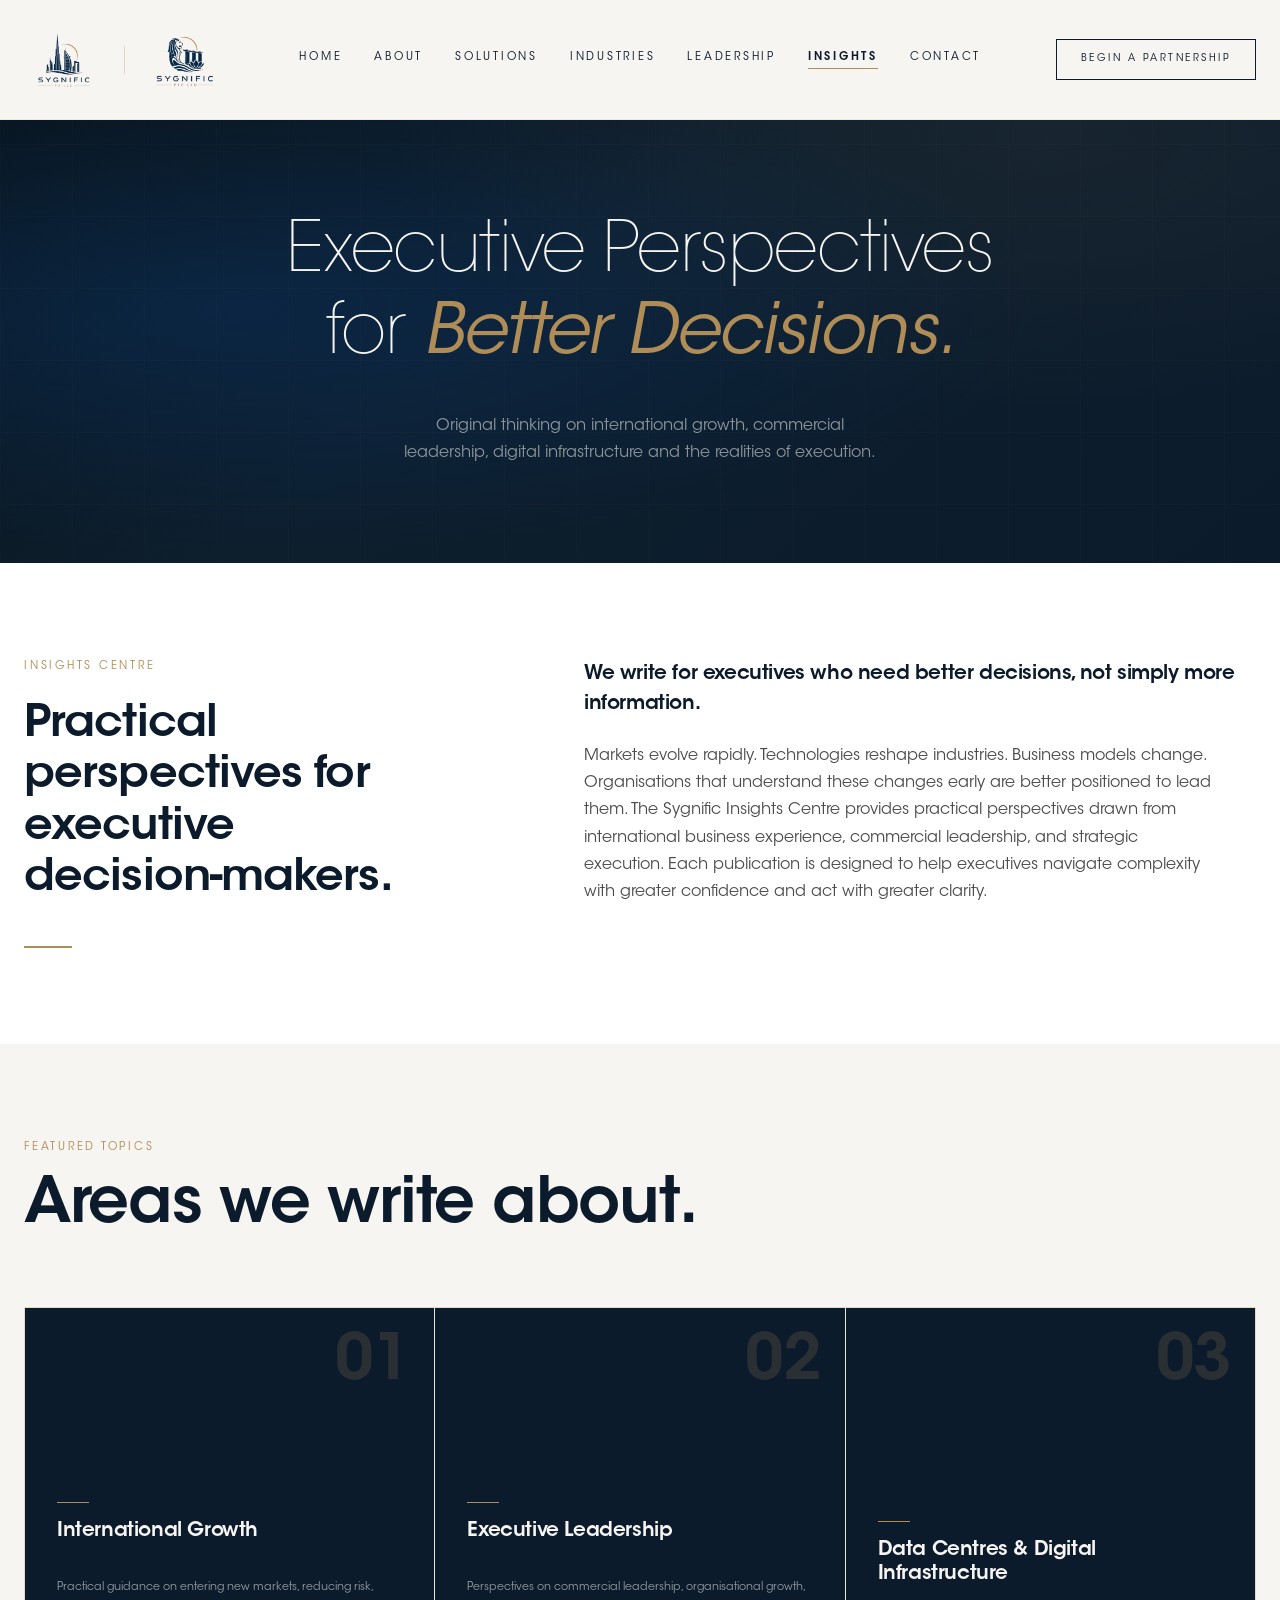
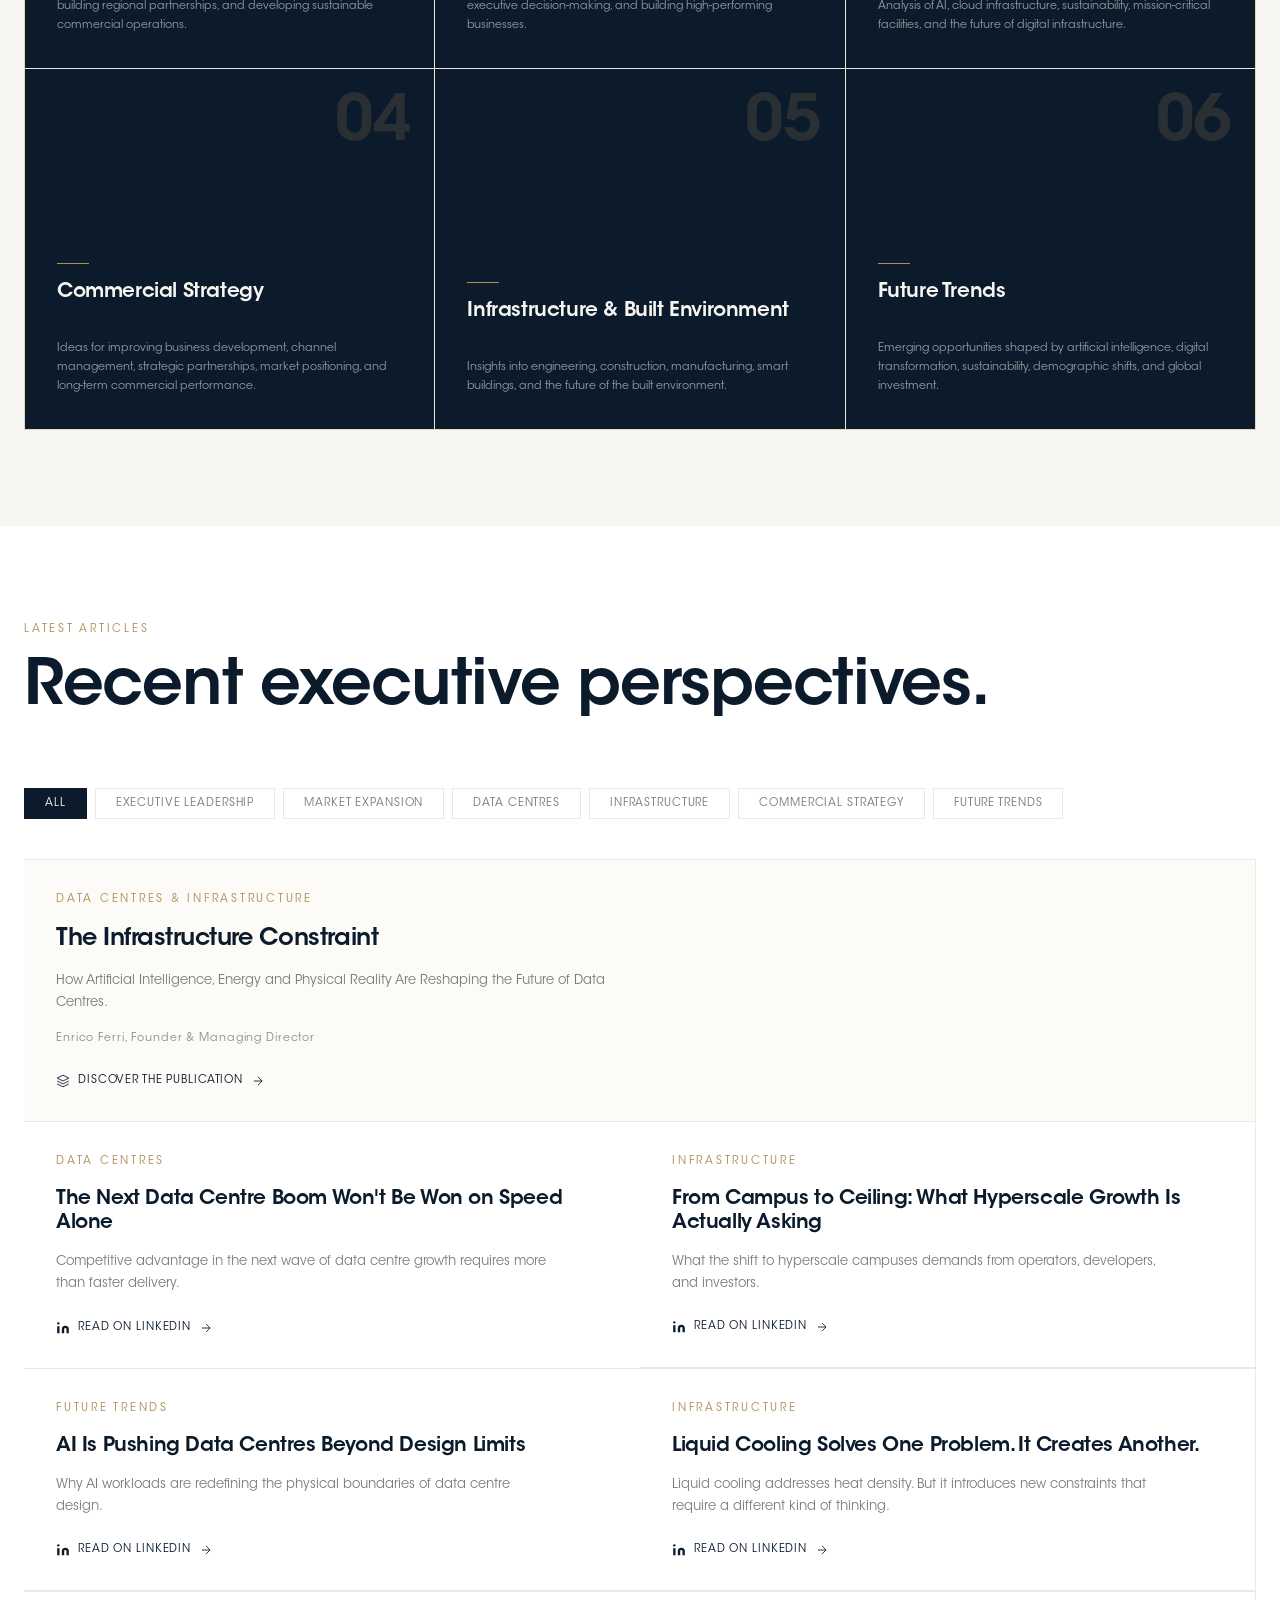
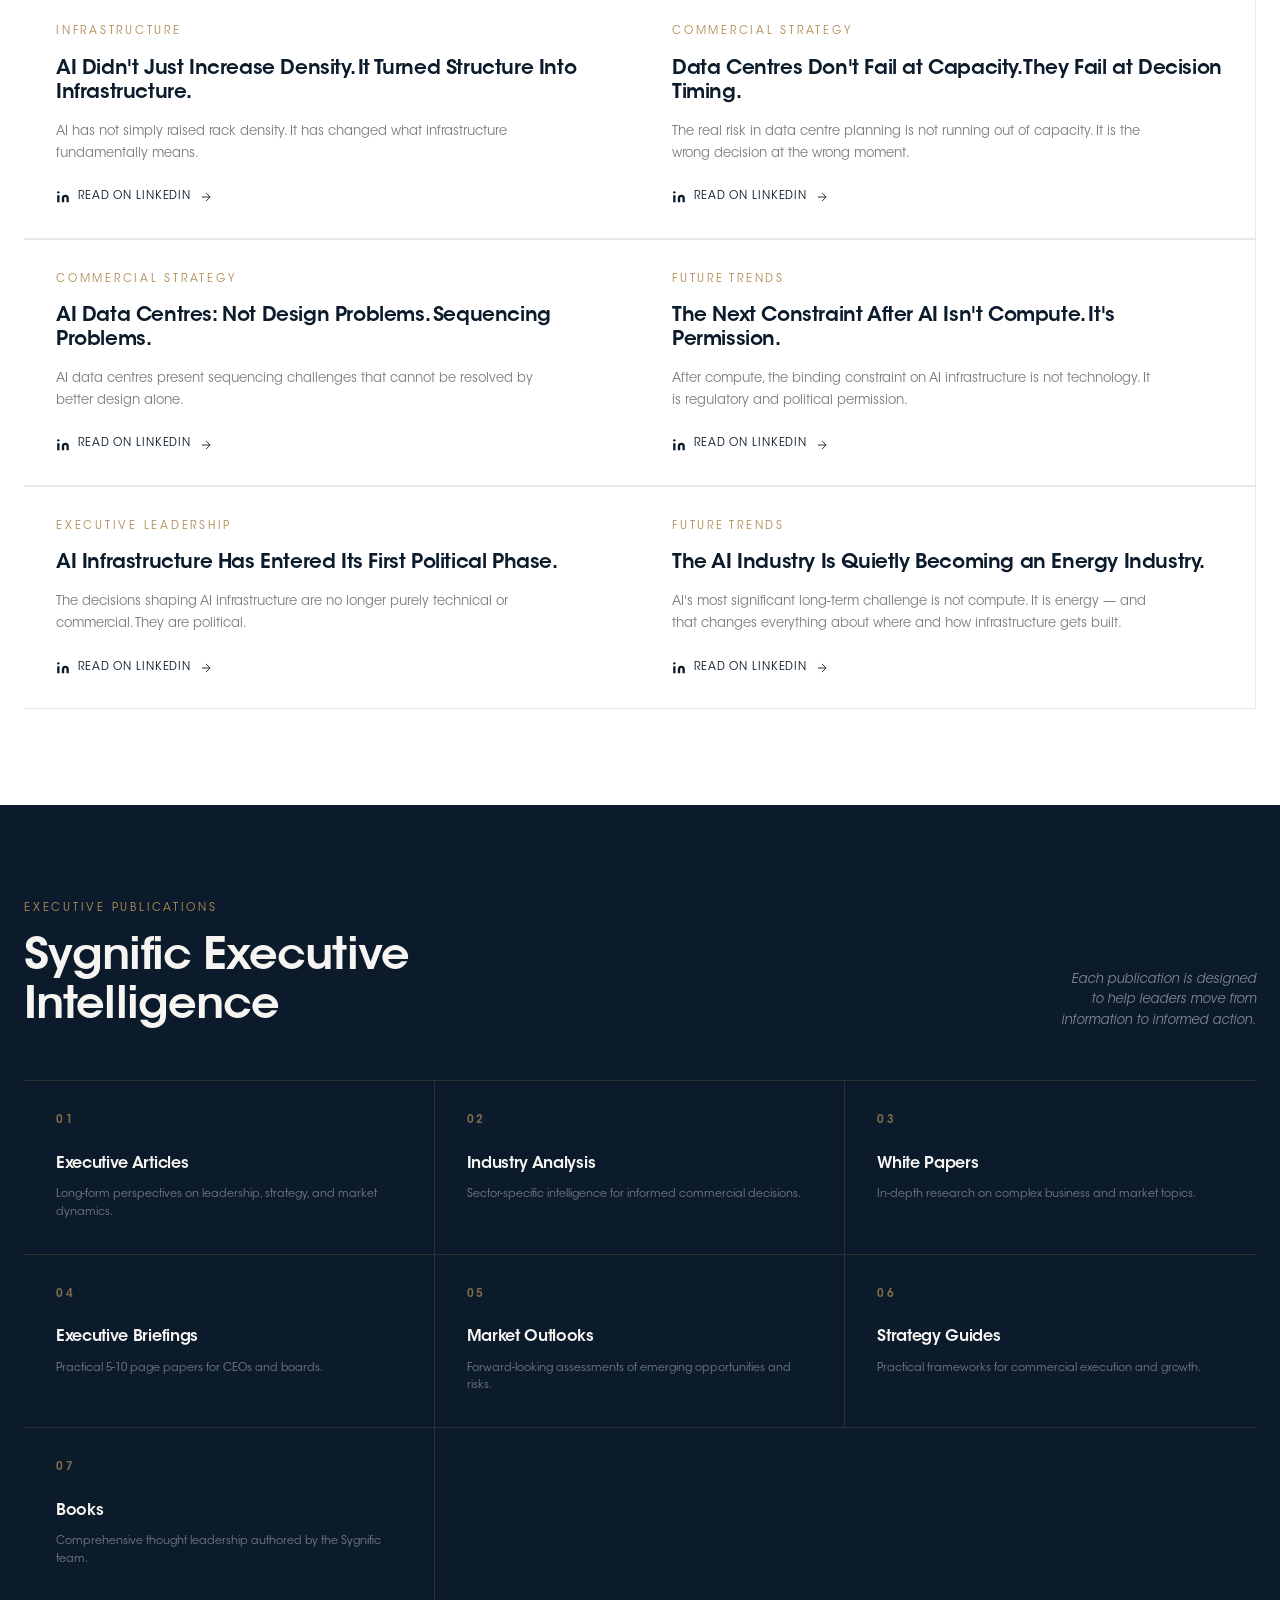
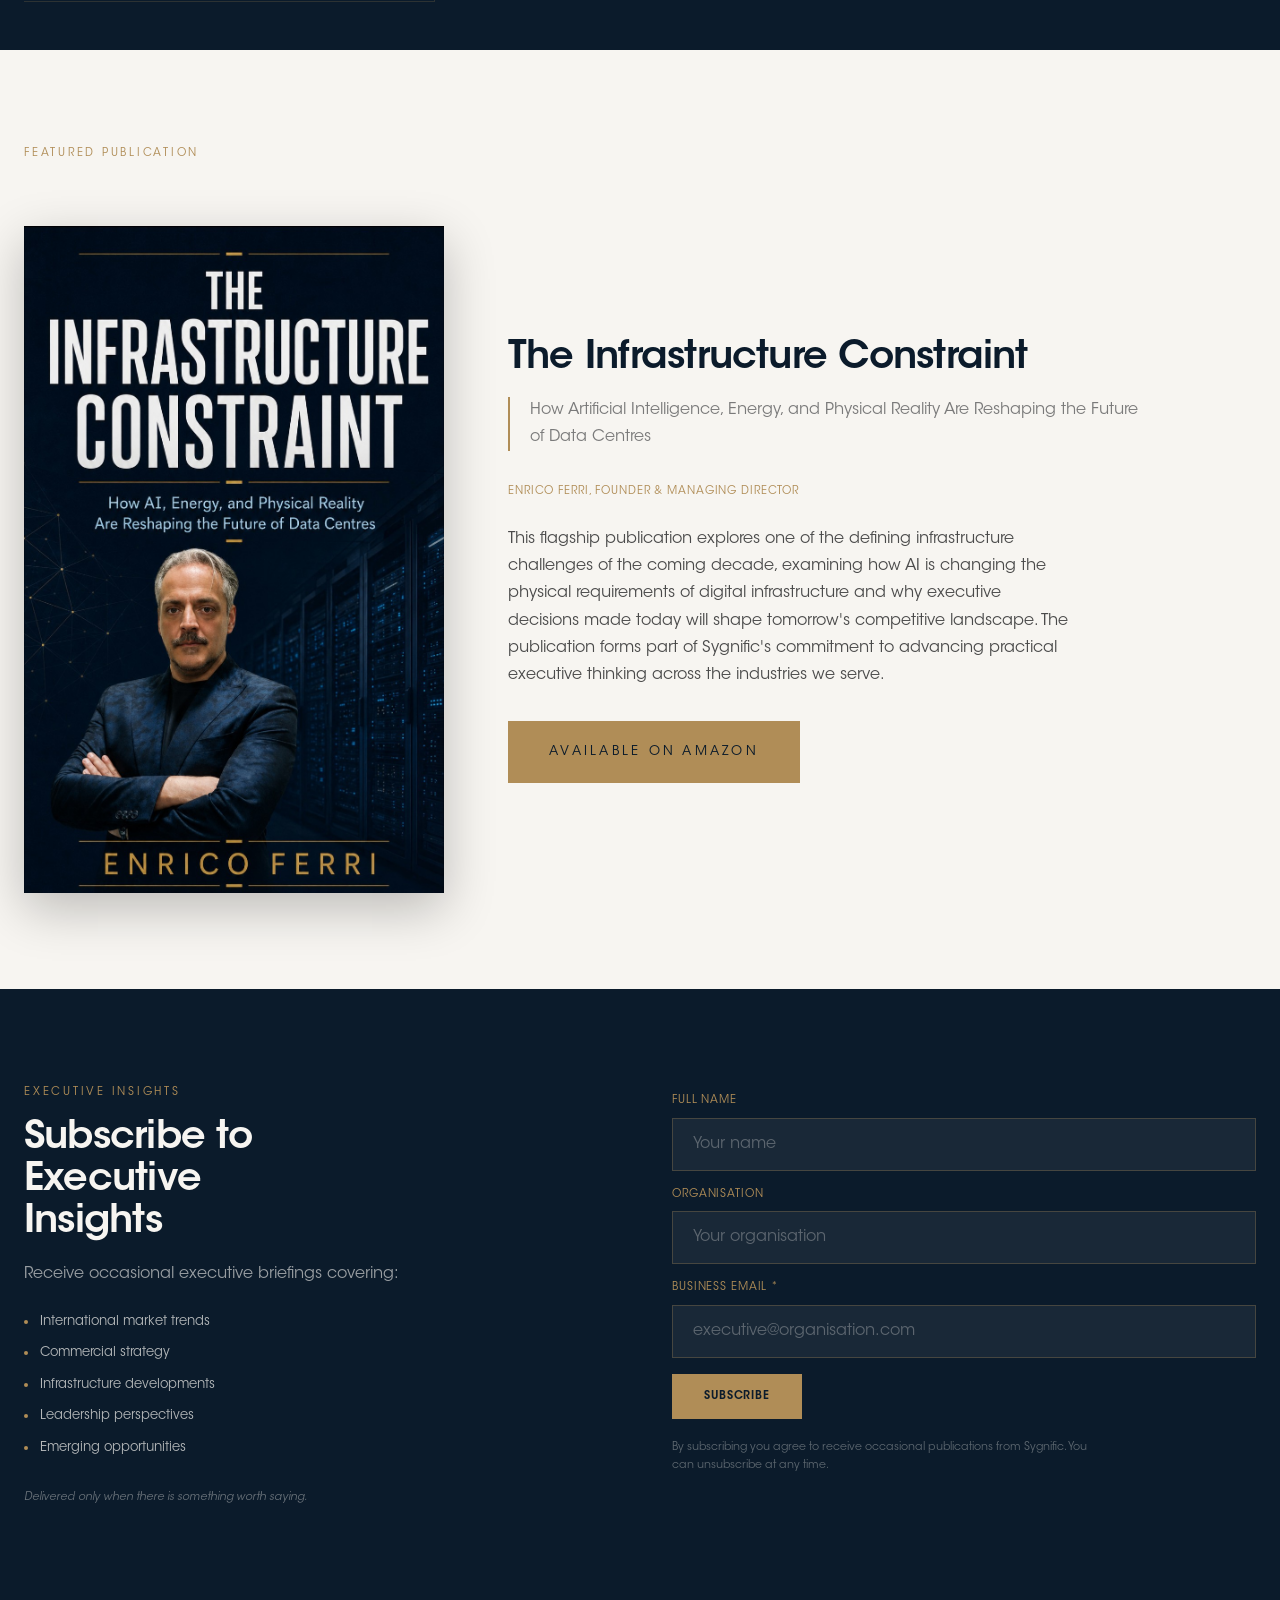
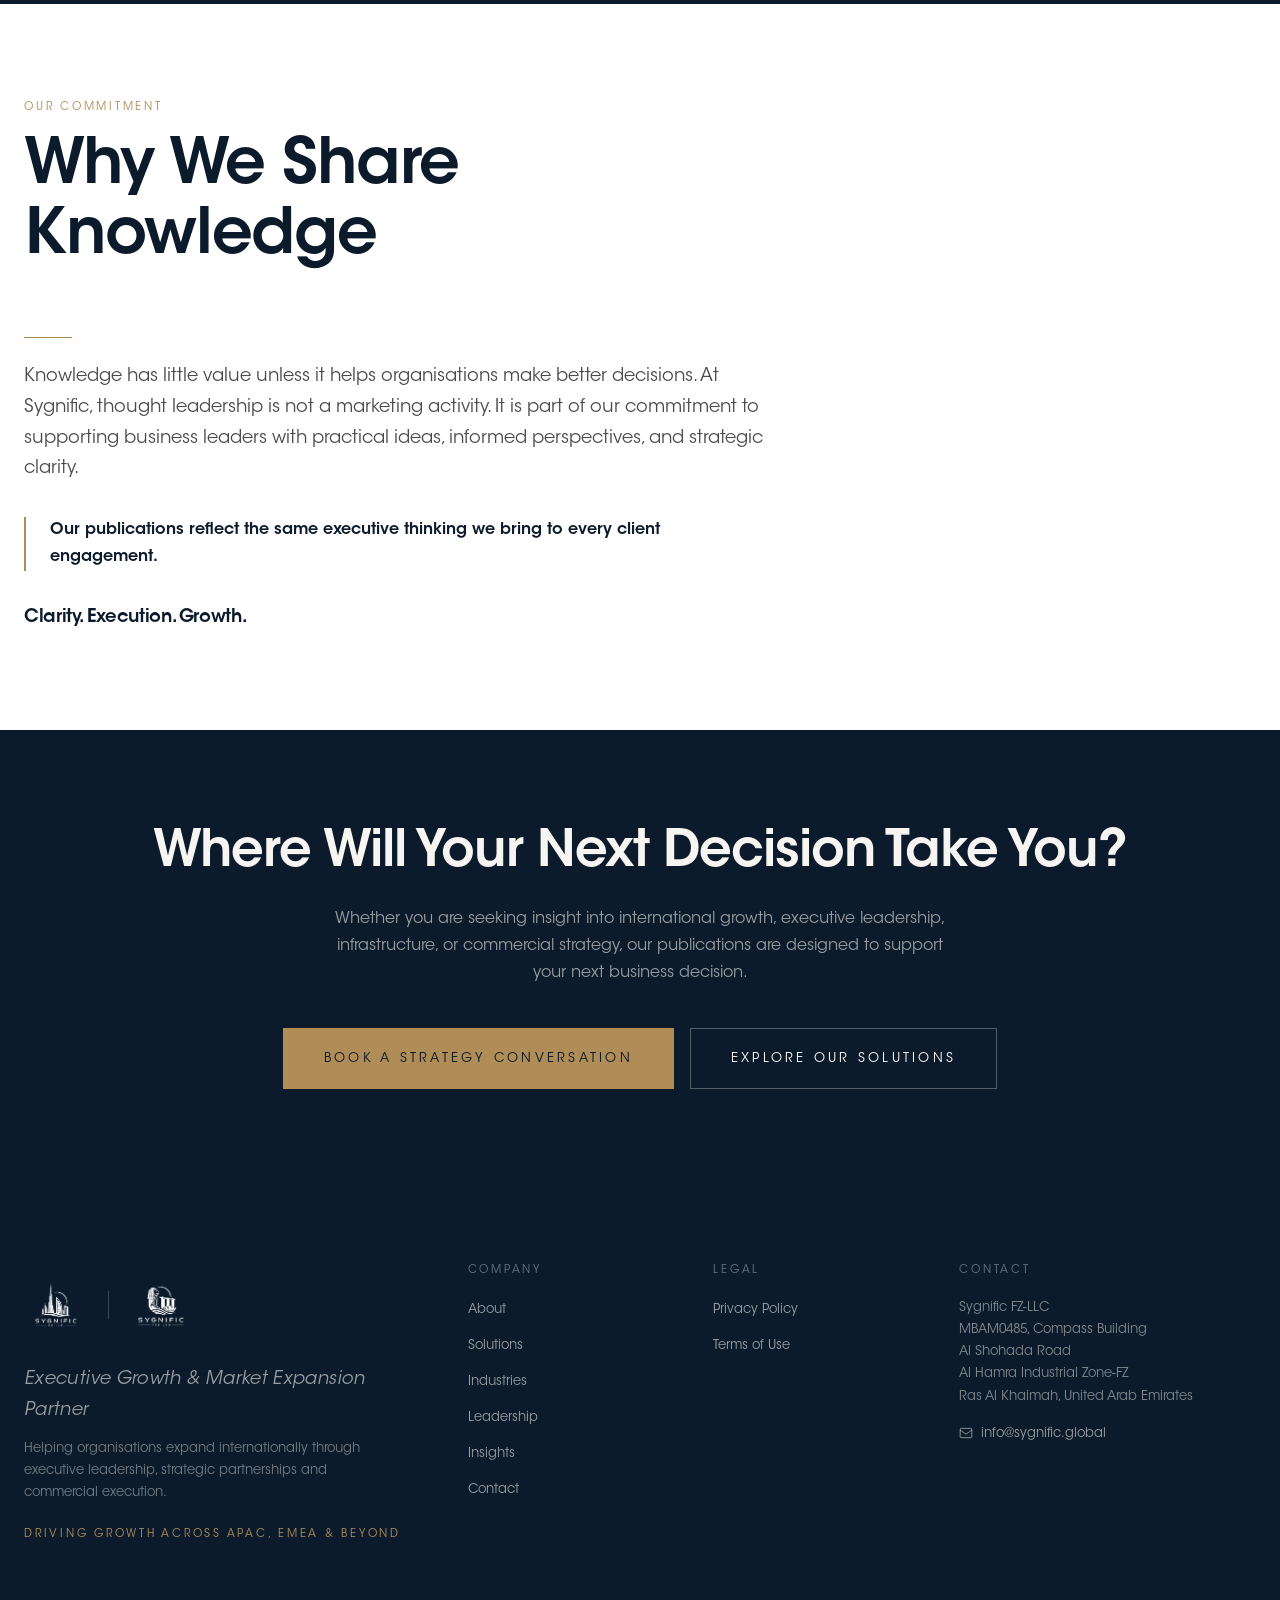
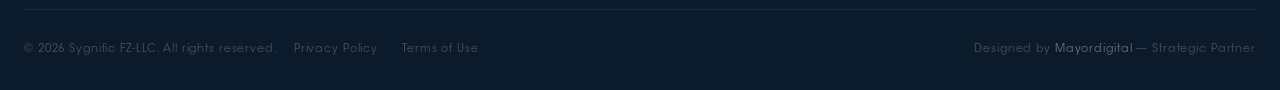
<file: insights.html>
<!DOCTYPE html>
<html lang="en">
<head>
  <meta charset="UTF-8">
  <meta name="viewport" content="width=device-width, initial-scale=1.0">

  <!-- SEO -->
  <title>Insights | Executive Perspectives on Growth, Infrastructure &amp; Leadership — Sygnific</title>
  <meta name="description" content="The Sygnific Insights Centre: executive articles, industry analysis and market perspectives on international growth, data centres, commercial strategy and executive leadership.">

  <!-- Open Graph -->
  <meta property="og:type"        content="website">
  <meta property="og:title"       content="Insights — Executive Perspectives | Sygnific">
  <meta property="og:description" content="The Sygnific Insights Centre: executive articles, industry analysis and market perspectives on international growth, data centres, commercial strategy and executive leadership.">
  <meta property="og:url"         content="https://sygnific.global/insights">
  <meta property="og:image"       content="https://sygnific.global/assets/images/og-insights.jpg">

  <link rel="canonical" href="https://sygnific.global/insights">

  <!-- Favicon -->
  <link rel="icon" type="image/svg+xml" href="assets/images/favicon.svg">

  <!-- Styles -->
  <link rel="stylesheet" href="css/style.css">

  <style>

    /* ── SHARED SHELLS ────────────────────────────────────── */

    .ins-section {
      padding-block: var(--space-24);
      position: relative;
      overflow: hidden;
    }
    .ins-section--ivory { background: var(--color-ivory); }
    .ins-section--white { background: var(--color-white); }
    .ins-section--navy  { background: var(--color-navy);  }
    .ins-section > .container { position: relative; z-index: 1; }

    /* ── HERO ─────────────────────────────────────────────── */

    .ins-hero {
      background:
        radial-gradient(ellipse at 18% 55%, rgba(11, 47, 90, 0.55) 0%, transparent 55%),
        radial-gradient(ellipse at 82% 25%, rgba(176, 141, 87, 0.07) 0%, transparent 45%),
        linear-gradient(140deg, #071219 0%, #0D1E2D 45%, #0B1B2B 100%);
      padding-top: calc(var(--header-height) + var(--space-24));
      padding-bottom: var(--space-24);
      position: relative;
      overflow: hidden;
    }

    .ins-hero::before {
      content: '';
      position: absolute;
      inset: 0;
      background-image:
        linear-gradient(rgba(176, 141, 87, 0.025) 1px, transparent 1px),
        linear-gradient(90deg, rgba(176, 141, 87, 0.025) 1px, transparent 1px);
      background-size: 72px 72px;
      pointer-events: none;
    }

    .ins-hero .container { position: relative; z-index: 1; text-align: center; }

    .ins-hero h1 {
      font-size: clamp(var(--text-4xl), 5.5vw, var(--text-7xl));
      font-weight: 300;
      color: var(--color-ivory);
      line-height: var(--leading-tight);
      letter-spacing: var(--tracking-tight);
      margin-bottom: var(--space-8);
    }

    .ins-hero h1 em {
      color: var(--color-gold);
      font-style: italic;
      font-weight: 300;
    }

    .ins-hero-divider {
      width: 48px;
      height: 2px;
      background: var(--color-gold);
      margin: var(--space-8) auto var(--space-6);
    }

    .ins-hero-sub {
      font-size: var(--text-base);
      color: rgba(247, 245, 241, 0.55);
      max-width: 480px;
      margin-inline: auto;
      line-height: var(--leading-relaxed);
    }

    /* ── INTRO ────────────────────────────────────────────── */

    .ins-intro-grid {
      display: grid;
      grid-template-columns: 5fr 7fr;
      gap: var(--space-20);
      align-items: start;
    }

    .ins-intro-header {
      position: relative;
    }

    .ins-intro-header .eyebrow {
      display: block;
      margin-bottom: var(--space-6);
    }

    .ins-intro-heading {
      font-size: clamp(var(--text-3xl), 3.5vw, var(--text-5xl));
      font-weight: var(--font-weight-demi);
      color: var(--color-navy);
      line-height: 1.15;
      letter-spacing: var(--tracking-tight);
    }

    .ins-intro-deco {
      display: block;
      width: 48px;
      height: 2px;
      background: var(--color-gold);
      margin-top: var(--space-10);
    }

    .ins-intro-content {}

    .ins-intro-lead {
      font-size: var(--text-xl);
      font-weight: var(--font-weight-demi);
      color: var(--color-navy);
      line-height: 1.5;
      margin-bottom: var(--space-6);
      letter-spacing: var(--tracking-tight);
    }

    .ins-intro-body {
      font-size: var(--text-base);
      line-height: var(--leading-relaxed);
      color: var(--color-text);
    }

    /* Stats strip */
    .ins-intro-stats {
      display: grid;
      grid-template-columns: repeat(4, 1fr);
      border-top: 1px solid rgba(11, 27, 43, 0.12);
      margin-top: var(--space-16);
      padding-top: var(--space-10);
      gap: 0;
    }

    .ins-intro-stat {
      padding: 0 var(--space-8) 0 0;
      border-right: 1px solid rgba(11, 27, 43, 0.12);
    }

    .ins-intro-stat:last-child {
      border-right: none;
      padding-left: var(--space-8);
      padding-right: 0;
    }

    .ins-intro-stat:not(:first-child):not(:last-child) {
      padding-left: var(--space-8);
    }

    .ins-intro-stat-num {
      display: block;
      font-size: clamp(var(--text-3xl), 3vw, var(--text-4xl));
      font-weight: var(--font-weight-demi);
      color: var(--color-gold);
      letter-spacing: var(--tracking-tight);
      line-height: 1;
      margin-bottom: var(--space-2);
    }

    .ins-intro-stat-label {
      display: block;
      font-size: var(--text-xs);
      font-weight: var(--font-weight-book);
      color: rgba(11, 27, 43, 0.55);
      letter-spacing: var(--tracking-wide);
      text-transform: uppercase;
    }

    @media (max-width: 1024px) {
      .ins-intro-grid { grid-template-columns: 1fr; gap: var(--space-10); }
      .ins-intro-stats { grid-template-columns: repeat(2, 1fr); row-gap: var(--space-8); }
      .ins-intro-stat:nth-child(2) { border-right: none; }
      .ins-intro-stat:nth-child(3) { border-right: 1px solid rgba(11,27,43,0.12); padding-left: 0; }
      .ins-intro-stat:nth-child(4) { padding-left: var(--space-8); }
    }

    @media (max-width: 640px) {
      .ins-intro-stats { grid-template-columns: repeat(2, 1fr); }
    }

    /* ── FEATURED TOPICS ──────────────────────────────────── */

    .ins-topics-grid {
      display: grid;
      grid-template-columns: repeat(3, 1fr);
      gap: 1px;
      background: rgba(176, 141, 87, 0.15);
      border: 1px solid rgba(176, 141, 87, 0.15);
      margin-top: var(--space-12);
    }

    .ins-topic-card {
      position: relative;
      background: var(--color-navy);
      overflow: hidden;
      min-height: 360px;
      display: flex;
      flex-direction: column;
      justify-content: flex-end;
      padding: var(--space-8);
      cursor: default;
    }

    .ins-topic-card::before {
      content: '';
      position: absolute;
      inset: 0;
      background-size: cover;
      background-position: center;
      opacity: 0.18;
      transition: opacity var(--transition-slow);
    }

    .ins-topic-card:hover::before { opacity: 0.28; }

    /* Per-card images */
    .ins-topic-card:nth-child(1)::before { background-image: url('https://images.unsplash.com/photo-1451187580459-43490279c0fa?w=800&q=60&auto=format&fit=crop'); }
    .ins-topic-card:nth-child(2)::before { background-image: url('https://images.unsplash.com/photo-1486406146926-c627a92ad1ab?w=800&q=60&auto=format&fit=crop'); }
    .ins-topic-card:nth-child(3)::before { background-image: url('https://images.unsplash.com/photo-1558494949-ef010cbdcc31?w=800&q=60&auto=format&fit=crop'); }
    .ins-topic-card:nth-child(4)::before { background-image: url('https://images.unsplash.com/photo-1454165804606-c3d57bc86b40?w=800&q=60&auto=format&fit=crop'); }
    .ins-topic-card:nth-child(5)::before { background-image: url('https://images.unsplash.com/photo-1504307651254-35680f356dfd?w=800&q=60&auto=format&fit=crop'); background-position: center 40%; }
    .ins-topic-card:nth-child(6)::before { background-image: url('https://images.unsplash.com/photo-1677442135703-1787eea5ce01?w=800&q=60&auto=format&fit=crop'); }

    .ins-topic-num {
      position: absolute;
      top: var(--space-6);
      right: var(--space-6);
      font-size: clamp(3rem, 5vw, 4.5rem);
      font-weight: var(--font-weight-demi);
      color: rgba(176, 141, 87, 0.18);
      line-height: 1;
      letter-spacing: var(--tracking-tight);
      user-select: none;
      transition: color var(--transition-slow);
    }

    .ins-topic-card:hover .ins-topic-num { color: rgba(176, 141, 87, 0.35); }

    .ins-topic-body { position: relative; z-index: 1; }

    .ins-topic-rule {
      width: 32px;
      height: 1px;
      background: var(--color-gold);
      margin-bottom: var(--space-4);
      transition: width var(--transition-base);
    }

    .ins-topic-card:hover .ins-topic-rule { width: 56px; }

    .ins-topic-title {
      font-size: var(--text-xl);
      font-weight: var(--font-weight-demi);
      color: var(--color-ivory);
      letter-spacing: var(--tracking-tight);
      line-height: 1.2;
      margin-bottom: var(--space-3);
      min-height: 2.4em;
    }

    .ins-topic-desc {
      font-size: var(--text-xs);
      line-height: 1.7;
      color: rgba(247, 245, 241, 0.6);
    }

    /* ── FEATURED ARTICLE CARD ───────────────────────────── */

    .ins-article-card--featured {
      grid-column: 1 / -1;
      border-right: none;
      border-top: 2px solid var(--color-gold);
      background: rgba(176, 141, 87, 0.04);
    }

    .ins-article-card--featured .ins-article-title {
      font-size: clamp(var(--text-xl), 2.2vw, var(--text-2xl));
    }

    .ins-article-card--featured .ins-article-sub {
      max-width: 580px;
    }

    .ins-article-author {
      font-size: var(--text-xs);
      color: rgba(11, 27, 43, 0.5);
      letter-spacing: var(--tracking-wide);
    }

    /* ── CATEGORY FILTERS ─────────────────────────────────── */

    .ins-filters-wrap {
      display: flex;
      flex-wrap: wrap;
      gap: var(--space-2);
      margin-bottom: var(--space-10);
    }

    .ins-filter-btn {
      font-size: var(--text-xs);
      font-weight: var(--font-weight-book);
      letter-spacing: var(--tracking-wide);
      text-transform: uppercase;
      color: var(--color-text-light);
      border: 1px solid var(--color-ivory-dark);
      background: transparent;
      padding: var(--space-2) var(--space-5);
      cursor: pointer;
      transition: color var(--transition-base), border-color var(--transition-base), background var(--transition-base);
    }

    .ins-filter-btn:hover {
      color: var(--color-navy);
      border-color: rgba(176, 141, 87, 0.4);
    }

    .ins-filter-btn.is-active {
      color: var(--color-ivory);
      background: var(--color-navy);
      border-color: var(--color-navy);
    }

    /* ── LATEST ARTICLES ──────────────────────────────────── */

    .ins-articles-grid {
      display: grid;
      grid-template-columns: repeat(2, 1fr);
      gap: 0;
    }

    .ins-article-card {
      padding: var(--space-8) var(--space-8) var(--space-8) var(--space-8);
      border-top: 1px solid var(--color-ivory-dark);
      border-right: 1px solid var(--color-ivory-dark);
      position: relative;
      transition: background var(--transition-base);
      display: flex;
      flex-direction: column;
      gap: var(--space-4);
    }

    .ins-article-card:nth-child(2n) {
      padding-left: var(--space-8);
      border-right: none;
    }

    .ins-article-card:nth-child(n+3) {
      border-bottom: 1px solid var(--color-ivory-dark);
    }

    .ins-article-card:hover {
      background: rgba(176, 141, 87, 0.03);
    }

    .ins-article-cat {
      font-size: var(--text-xs);
      font-weight: var(--font-weight-book);
      letter-spacing: var(--tracking-widest);
      text-transform: uppercase;
      color: var(--color-gold);
    }

    .ins-article-title {
      font-size: var(--text-xl);
      font-weight: var(--font-weight-demi);
      color: var(--color-navy);
      line-height: 1.2;
      letter-spacing: var(--tracking-tight);
    }

    .ins-article-sub {
      font-size: var(--text-sm);
      line-height: var(--leading-relaxed);
      color: var(--color-text-light);
      flex: 1;
    }

    .ins-article-link {
      display: inline-flex;
      align-items: center;
      gap: var(--space-2);
      font-size: var(--text-xs);
      font-weight: var(--font-weight-book);
      letter-spacing: var(--tracking-wide);
      text-transform: uppercase;
      color: var(--color-navy);
      transition: color var(--transition-base), gap var(--transition-base);
      margin-top: var(--space-2);
    }

    .ins-article-link:hover {
      color: var(--color-gold);
      gap: var(--space-3);
    }

    .ins-article-link svg {
      width: 14px;
      height: 14px;
      flex-shrink: 0;
    }

    /* ── EXECUTIVE PUBLICATIONS ───────────────────────────── */

    .ins-pubs-header {
      display: flex;
      align-items: flex-end;
      justify-content: space-between;
      gap: var(--space-12);
      margin-bottom: var(--space-12);
    }

    .ins-pubs-header-h2 {
      color: var(--color-ivory);
      font-size: clamp(var(--text-3xl), 3.5vw, var(--text-5xl));
      max-width: 16ch;
      margin-top: var(--space-4);
    }

    .ins-pubs-closing {
      font-size: var(--text-sm);
      font-style: italic;
      font-weight: var(--font-weight-book);
      color: rgba(247, 245, 241, 0.5);
      max-width: 28ch;
      line-height: 1.6;
      text-align: right;
      flex-shrink: 0;
    }

    .ins-pubs-grid {
      display: grid;
      grid-template-columns: repeat(3, 1fr);
      border-top: 1px solid rgba(176, 141, 87, 0.2);
    }

    .ins-pubs-card {
      position: relative;
      padding: var(--space-8);
      border-right: 1px solid rgba(176, 141, 87, 0.2);
      border-bottom: 1px solid rgba(176, 141, 87, 0.2);
      transition: background var(--transition-base);
      overflow: hidden;
    }

    .ins-pubs-card::after {
      content: '';
      position: absolute;
      inset: 0;
      background: rgba(176, 141, 87, 0.04);
      opacity: 0;
      transition: opacity var(--transition-base);
    }

    .ins-pubs-card:hover::after { opacity: 1; }

    .ins-pubs-card:nth-child(3n) { border-right: none; }

    .ins-pubs-card-num {
      display: block;
      font-size: var(--text-xs);
      font-weight: var(--font-weight-demi);
      color: var(--color-gold);
      letter-spacing: var(--tracking-widest);
      margin-bottom: var(--space-6);
      opacity: 0.7;
    }

    .ins-pubs-card-title {
      font-size: var(--text-base);
      font-weight: var(--font-weight-demi);
      color: var(--color-ivory);
      line-height: 1.3;
      letter-spacing: var(--tracking-tight);
      margin-bottom: var(--space-3);
    }

    .ins-pubs-card-desc {
      font-size: var(--text-xs);
      color: rgba(247, 245, 241, 0.45);
      line-height: 1.6;
    }

    @media (max-width: 1024px) {
      .ins-pubs-grid { grid-template-columns: repeat(2, 1fr); }
      .ins-pubs-header { flex-direction: column; align-items: flex-start; }
      .ins-pubs-closing { text-align: left; max-width: 100%; }
    }

    @media (max-width: 640px) {
      .ins-pubs-grid { grid-template-columns: 1fr; }
    }

    /* ── FEATURED PUBLICATION (book) ──────────────────────── */

    .ins-book-grid {
      display: grid;
      grid-template-columns: 420px 1fr;
      gap: var(--space-16);
      align-items: center;
      margin-top: var(--space-12);
    }

    /* CSS book cover */
    .ins-book-cover {
      position: relative;
      overflow: hidden;
      box-shadow: var(--shadow-xl);
    }

    .ins-book-cover img {
      width: 100%;
      height: auto;
      display: block;
    }

    .ins-book-cover-brand {
      font-size: var(--text-xs);
      font-weight: var(--font-weight-demi);
      letter-spacing: var(--tracking-widest);
      text-transform: uppercase;
      color: var(--color-gold);
      opacity: 0.7;
    }

    /* Book info panel */
    .ins-book-info-title {
      font-size: clamp(var(--text-2xl), 3vw, var(--text-4xl));
      font-weight: var(--font-weight-demi);
      color: var(--color-navy);
      letter-spacing: var(--tracking-tight);
      line-height: 1.15;
      margin-bottom: var(--space-4);
    }

    .ins-book-info-sub {
      font-size: var(--text-base);
      font-weight: var(--font-weight-book);
      color: var(--color-text-light);
      line-height: var(--leading-relaxed);
      margin-bottom: var(--space-8);
      padding-left: var(--space-5);
      border-left: 2px solid var(--color-gold);
    }

    .ins-book-info-text {
      font-size: var(--text-base);
      line-height: var(--leading-relaxed);
      color: var(--color-text);
      max-width: 560px;
    }

    /* ── SUBSCRIBE ────────────────────────────────────────── */

    .ins-subscribe-grid {
      display: grid;
      grid-template-columns: 1fr 1fr;
      gap: var(--space-16);
      align-items: start;
    }

    .ins-subscribe-list {
      list-style: none;
      padding: 0;
      margin: var(--space-6) 0 var(--space-8);
      display: flex;
      flex-direction: column;
      gap: var(--space-3);
    }

    .ins-subscribe-list li {
      display: flex;
      align-items: center;
      gap: var(--space-3);
      font-size: var(--text-sm);
      color: rgba(247, 245, 241, 0.72);
    }

    .ins-subscribe-list li::before {
      content: '';
      width: 4px;
      height: 4px;
      border-radius: 50%;
      background: var(--color-gold);
      flex-shrink: 0;
    }

    .ins-subscribe-note {
      font-size: var(--text-xs);
      font-style: italic;
      color: rgba(247, 245, 241, 0.4);
      margin-top: var(--space-4);
    }

    .ins-subscribe-form-wrap {
      display: flex;
      flex-direction: column;
      gap: var(--space-4);
      padding-top: var(--space-2);
    }

    .ins-subscribe-label {
      font-size: var(--text-xs);
      font-weight: var(--font-weight-book);
      letter-spacing: var(--tracking-wide);
      text-transform: uppercase;
      color: var(--color-gold);
      margin-bottom: var(--space-2);
      display: block;
    }

    .ins-subscribe-input {
      width: 100%;
      background: rgba(255, 255, 255, 0.06);
      border: 1px solid rgba(176, 141, 87, 0.3);
      color: var(--color-ivory);
      font-family: var(--font-body);
      font-size: var(--text-base);
      font-weight: var(--font-weight-book);
      padding: var(--space-4) var(--space-5);
      outline: none;
      transition: border-color var(--transition-base), background var(--transition-base);
    }

    .ins-subscribe-input::placeholder { color: rgba(247, 245, 241, 0.3); }

    .ins-subscribe-input:focus {
      border-color: var(--color-gold);
      background: rgba(255, 255, 255, 0.09);
    }

    .ins-subscribe-btn {
      display: inline-flex;
      align-items: center;
      justify-content: center;
      background: var(--color-gold);
      color: var(--color-navy);
      font-family: var(--font-body);
      font-size: var(--text-xs);
      font-weight: var(--font-weight-demi);
      letter-spacing: var(--tracking-wide);
      text-transform: uppercase;
      padding: var(--space-4) var(--space-8);
      border: none;
      cursor: pointer;
      transition: background var(--transition-base), color var(--transition-base);
      align-self: flex-start;
    }

    .ins-subscribe-btn:hover {
      background: var(--color-gold-light);
    }

    .ins-subscribe-disclaimer {
      font-size: var(--text-xs);
      color: rgba(247, 245, 241, 0.35);
      line-height: 1.6;
    }

    /* ── WHY WE SHARE ─────────────────────────────────────── */

    .ins-why-text {
      font-size: var(--text-lg);
      line-height: var(--leading-relaxed);
      color: var(--color-text);
      max-width: 760px;
    }

    .ins-why-objective {
      font-size: var(--text-base);
      font-weight: var(--font-weight-demi);
      color: var(--color-navy);
      line-height: var(--leading-relaxed);
      padding-left: var(--space-6);
      border-left: 2px solid var(--color-gold);
      margin-top: var(--space-8);
      max-width: 640px;
    }

    /* ── CTA ──────────────────────────────────────────────── */

    .ins-cta {
      background: var(--color-navy);
      padding-block: var(--space-24);
      text-align: center;
    }

    .ins-cta-heading {
      font-size: clamp(var(--text-3xl), 4vw, var(--text-5xl));
      font-weight: var(--font-weight-demi);
      color: var(--color-ivory);
      letter-spacing: var(--tracking-tight);
      line-height: var(--leading-tight);
      margin-bottom: var(--space-6);
    }

    .ins-cta-sub {
      font-size: var(--text-base);
      line-height: var(--leading-relaxed);
      color: rgba(247, 245, 241, 0.6);
      max-width: 620px;
      margin: 0 auto var(--space-10);
    }

    .ins-cta-btns {
      display: flex;
      gap: var(--space-4);
      justify-content: center;
      flex-wrap: wrap;
    }

    /* ── RESPONSIVE ───────────────────────────────────────── */

    @media (max-width: 1024px) {
      .ins-topics-grid { grid-template-columns: repeat(2, 1fr); }
      .ins-book-grid { grid-template-columns: 340px 1fr; gap: var(--space-10); }
      .ins-pubs-cols { grid-template-columns: 1fr; gap: var(--space-8); }
      .ins-subscribe-grid { grid-template-columns: 1fr; gap: var(--space-10); }
      .ins-section { padding-block: var(--space-20); }
    }

    @media (max-width: 768px) {
      .ins-topics-grid { grid-template-columns: 1fr; }
      .ins-topic-card { min-height: 280px; }
      .ins-articles-grid { grid-template-columns: 1fr; }
      .ins-article-card { padding: var(--space-6) 0; border-right: none; }
      .ins-article-card:nth-child(2n) { padding-left: 0; border-right: none; }
      .ins-book-grid { grid-template-columns: 1fr; }
      .ins-book-cover { max-width: 280px; }
    }

    @media (max-width: 480px) {
      .ins-section { padding-block: var(--space-16); }
      .ins-cta { padding-block: var(--space-16); }
      .ins-cta-btns { flex-direction: column; align-items: center; }
      .ins-cta-btns .btn { width: 100%; justify-content: center; }
      .ins-subscribe-btn { width: 100%; }
    }

    /* ═══════════════════════════════════════════════════════
       ANIMATION ENHANCEMENTS — Insights
       ═══════════════════════════════════════════════════════ */

    /* ─ Hero: line reveal ────────────────────────────────── */
    @keyframes hero-line-up {
      from { transform: translateY(108%); opacity: 0; }
      to   { transform: translateY(0);    opacity: 1; }
    }
    .hero-ln {
      display: block;
      overflow: hidden;
      padding-bottom: 0.07em;
    }
    .hero-ln-inner {
      display: block;
      animation: hero-line-up 0.9s cubic-bezier(0.16, 1, 0.3, 1) both;
    }
    .hero-ln:nth-child(2) .hero-ln-inner { animation-delay: 0.22s; }

    /* ─ Hero sub: fade-up ────────────────────────────────── */
    @keyframes hero-sub-in {
      from { opacity: 0; transform: translateY(10px); }
      to   { opacity: 1; transform: translateY(0); }
    }
    .ins-hero-sub {
      opacity: 0;
      animation: hero-sub-in 0.65s ease 0.52s both;
    }

    /* ─ Stat numbers: inline-block per la conta in JS ─────── */
    .ins-intro-stat-num { display: inline-block; }

    /* ─ Topic card backgrounds: zoom reveal ─────────────── */
    .ins-topic-card::before {
      transform: scale(1.1);
      transition: opacity var(--transition-slow), transform 1.4s ease;
    }
    .ins-topics-grid.is-visible .ins-topic-card::before          { transform: scale(1); }
    .ins-topics-grid.is-visible .ins-topic-card:nth-child(1)::before { transition-delay:   0ms; }
    .ins-topics-grid.is-visible .ins-topic-card:nth-child(2)::before { transition-delay: 110ms; }
    .ins-topics-grid.is-visible .ins-topic-card:nth-child(3)::before { transition-delay: 220ms; }
    .ins-topics-grid.is-visible .ins-topic-card:nth-child(4)::before { transition-delay: 330ms; }
    .ins-topics-grid.is-visible .ins-topic-card:nth-child(5)::before { transition-delay: 440ms; }
    .ins-topics-grid.is-visible .ins-topic-card:nth-child(6)::before { transition-delay: 550ms; }
    .ins-topic-card:hover::before { transform: scale(1.05); opacity: 0.28; }

    /* ─ Article cards: slide alternato sinistra / destra ─── */
    .ins-articles-grid.fade-in-group > *:nth-child(odd)  { transform: translateX(-22px) translateY(6px); }
    .ins-articles-grid.fade-in-group > *:nth-child(even) { transform: translateX( 22px) translateY(6px); }
    .ins-articles-grid.fade-in-group.is-visible > *:nth-child(odd),
    .ins-articles-grid.fade-in-group.is-visible > *:nth-child(even) {
      opacity: 1;
      transform: translate(0, 0);
    }

    /* ─ Publications cards: micro-lift su hover ─────────── */
    .ins-pubs-card {
      transition: background var(--transition-base), transform 250ms ease;
    }
    .ins-pubs-card:hover { transform: translateY(-4px); }


    /* ─ Reduced-motion ───────────────────────────────────── */
    @media (prefers-reduced-motion: reduce) {
      .hero-ln-inner  { animation: none !important; opacity: 1 !important; transform: none !important; }
      .ins-hero-sub   { animation: none !important; opacity: 1 !important; transform: none !important; }
      .ins-topic-card::before { transform: scale(1) !important; }
      .ins-articles-grid.fade-in-group > * { transform: translate(0, 0) !important; }
    }

  </style>
</head>
<body>

  <!-- ── HEADER ─────────────────────────────────────────────── -->
  <header class="site-header site-header--light" role="banner">
    <div class="header-inner">

      <div class="logo-pair">
        <a href="/" aria-label="Sygnific FZ-LLC — UAE">
          <div class="logo-img-wrap">
            <img src="assets/images/logo-ae.png" alt="Sygnific FZ-LLC — UAE" class="logo-img">
          </div>
        </a>
        <span class="logo-pair-sep"></span>
        <a href="/" aria-label="Sygnific Pte Ltd — Singapore">
          <div class="logo-img-wrap">
            <img src="assets/images/logo-sg.png" alt="Sygnific Pte Ltd — Singapore" class="logo-img">
          </div>
        </a>
      </div>

      <nav class="site-nav" aria-label="Primary navigation">
        <a href="/"               class="nav-link">Home</a>
        <a href="about.html"      class="nav-link">About</a>
        <a href="solutions.html"  class="nav-link">Solutions</a>
        <a href="industries.html" class="nav-link">Industries</a>
        <a href="leadership.html" class="nav-link">Leadership</a>
        <a href="insights.html"   class="nav-link" aria-current="page">Insights</a>
        <a href="contact.html"    class="nav-link">Contact</a>
      </nav>

      <div class="header-cta">
        <a href="contact.html#contact-form" class="btn btn--secondary btn--sm">Begin a Partnership</a>
      </div>

      <button
        class="hamburger"
        aria-label="Open navigation menu"
        aria-expanded="false"
        aria-controls="mobile-nav"
        style="--hamburger-color: var(--color-navy);"
      >
        <span class="hamburger-line"></span>
        <span class="hamburger-line"></span>
        <span class="hamburger-line"></span>
      </button>

    </div>
  </header>

  <!-- ── MOBILE NAV ─────────────────────────────────────────── -->
  <nav class="mobile-nav" id="mobile-nav" aria-label="Mobile navigation" aria-hidden="true" role="dialog" aria-modal="true">
    <button class="mobile-nav-close" aria-label="Close navigation menu">
      <svg width="24" height="24" viewBox="0 0 24 24" fill="none" stroke="currentColor" stroke-width="1.5" stroke-linecap="round" aria-hidden="true">
        <line x1="4" y1="4" x2="20" y2="20"/>
        <line x1="20" y1="4" x2="4" y2="20"/>
      </svg>
    </button>
    <a href="/"               class="nav-link">Home</a>
    <a href="about.html"      class="nav-link">About</a>
    <a href="solutions.html"  class="nav-link">Solutions</a>
    <a href="industries.html" class="nav-link">Industries</a>
    <a href="leadership.html" class="nav-link">Leadership</a>
    <a href="insights.html"   class="nav-link" aria-current="page">Insights</a>
    <a href="contact.html"    class="nav-link">Contact</a>
    <div class="mobile-nav-footer">sygnific.global</div>
  </nav>

  <main id="main-content">

    <!-- ══ HERO ═════════════════════════════════════════════ -->
    <section class="ins-hero">
      <div class="container">
        <h1>
          <span class="hero-ln"><span class="hero-ln-inner">Executive Perspectives</span></span>
          <span class="hero-ln"><span class="hero-ln-inner">for <em>Better Decisions.</em></span></span>
        </h1>

        <p class="ins-hero-sub">Original thinking on international growth, commercial leadership, digital infrastructure and the realities of execution.</p>
      </div>
    </section>


    <!-- ══ INTRO ════════════════════════════════════════════ -->
    <section class="ins-section ins-section--white" aria-labelledby="ins-intro-title">
      <div class="container">

        <div class="ins-intro-grid fade-in">

          <!-- Left: header -->
          <div class="ins-intro-header">
            <span class="eyebrow">Insights Centre</span>
            <h2 id="ins-intro-title" class="ins-intro-heading">Practical perspectives for executive <span style="white-space:nowrap;">decision-makers.</span></h2>
            <span class="ins-intro-deco" aria-hidden="true"></span>
          </div>

          <!-- Right: content -->
          <div class="ins-intro-content">
            <p class="ins-intro-lead">We write for executives who need better decisions, not simply more information.</p>
            <p class="ins-intro-body">Markets evolve rapidly. Technologies reshape industries. Business models change. Organisations that understand these changes early are better positioned to lead them. The Sygnific Insights Centre provides practical perspectives drawn from international business experience, commercial leadership, and strategic execution. Each publication is designed to help executives navigate complexity with greater confidence and act with greater clarity.</p>
          </div>

        </div>


      </div>
    </section>


    <!-- ══ FEATURED TOPICS ══════════════════════════════════ -->
    <section class="ins-section ins-section--ivory" aria-labelledby="ins-topics-title">
      <div class="container">

        <div class="section-header fade-in">
          <span class="eyebrow">Featured Topics</span>
          <h2 id="ins-topics-title">Areas we write about.</h2>
        </div>

        <div class="ins-topics-grid fade-in-group">

          <article class="ins-topic-card">
            <span class="ins-topic-num">01</span>
            <div class="ins-topic-body">
              <div class="ins-topic-rule"></div>
              <h3 class="ins-topic-title">International Growth</h3>
              <p class="ins-topic-desc">Practical guidance on entering new markets, reducing risk, building regional partnerships, and developing sustainable commercial operations.</p>
            </div>
          </article>

          <article class="ins-topic-card">
            <span class="ins-topic-num">02</span>
            <div class="ins-topic-body">
              <div class="ins-topic-rule"></div>
              <h3 class="ins-topic-title">Executive Leadership</h3>
              <p class="ins-topic-desc">Perspectives on commercial leadership, organisational growth, executive decision-making, and building high-performing businesses.</p>
            </div>
          </article>

          <article class="ins-topic-card">
            <span class="ins-topic-num">03</span>
            <div class="ins-topic-body">
              <div class="ins-topic-rule"></div>
              <h3 class="ins-topic-title">Data Centres &amp; Digital Infrastructure</h3>
              <p class="ins-topic-desc">Analysis of AI, cloud infrastructure, sustainability, mission-critical facilities, and the future of digital infrastructure.</p>
            </div>
          </article>

          <article class="ins-topic-card">
            <span class="ins-topic-num">04</span>
            <div class="ins-topic-body">
              <div class="ins-topic-rule"></div>
              <h3 class="ins-topic-title">Commercial Strategy</h3>
              <p class="ins-topic-desc">Ideas for improving business development, channel management, strategic partnerships, market positioning, and long-term commercial performance.</p>
            </div>
          </article>

          <article class="ins-topic-card">
            <span class="ins-topic-num">05</span>
            <div class="ins-topic-body">
              <div class="ins-topic-rule"></div>
              <h3 class="ins-topic-title">Infrastructure &amp; Built Environment</h3>
              <p class="ins-topic-desc">Insights into engineering, construction, manufacturing, smart buildings, and the future of the built environment.</p>
            </div>
          </article>

          <article class="ins-topic-card">
            <span class="ins-topic-num">06</span>
            <div class="ins-topic-body">
              <div class="ins-topic-rule"></div>
              <h3 class="ins-topic-title">Future Trends</h3>
              <p class="ins-topic-desc">Emerging opportunities shaped by artificial intelligence, digital transformation, sustainability, demographic shifts, and global investment.</p>
            </div>
          </article>

        </div>

      </div>
    </section>


    <!-- ══ LATEST ARTICLES ══════════════════════════════════ -->
    <section class="ins-section ins-section--white" id="articles" aria-labelledby="ins-articles-title">
      <div class="container">

        <div class="section-header fade-in">
          <span class="eyebrow">Latest Articles</span>
          <h2 id="ins-articles-title">Recent executive perspectives.</h2>
        </div>

        <!-- Category filters -->
        <div class="ins-filters-wrap fade-in" role="group" aria-label="Filter articles by category">
          <button class="ins-filter-btn is-active" data-filter="all">All</button>
          <button class="ins-filter-btn" data-filter="leadership">Executive Leadership</button>
          <button class="ins-filter-btn" data-filter="expansion">Market Expansion</button>
          <button class="ins-filter-btn" data-filter="datacentres">Data Centres</button>
          <button class="ins-filter-btn" data-filter="infrastructure">Infrastructure</button>
          <button class="ins-filter-btn" data-filter="strategy">Commercial Strategy</button>
          <button class="ins-filter-btn" data-filter="trends">Future Trends</button>
        </div>

        <div class="ins-articles-grid fade-in-group" id="articles-grid">

          <!-- Featured -->
          <article class="ins-article-card ins-article-card--featured" data-category="datacentres infrastructure trends">
            <span class="ins-article-cat">Data Centres &amp; Infrastructure</span>
            <h3 class="ins-article-title">The Infrastructure Constraint</h3>
            <p class="ins-article-sub">How Artificial Intelligence, Energy and Physical Reality Are Reshaping the Future of Data Centres.</p>
            <p class="ins-article-author">Enrico Ferri, Founder &amp; Managing Director</p>
            <a href="#ins-book-title" class="ins-article-link" aria-label="Discover The Infrastructure Constraint publication">
              <svg viewBox="0 0 24 24" fill="none" stroke="currentColor" stroke-width="1.5" aria-hidden="true"><path d="M12 2L2 7l10 5 10-5-10-5z"/><path d="M2 17l10 5 10-5"/><path d="M2 12l10 5 10-5"/></svg>
              Discover the Publication
              <svg viewBox="0 0 24 24" fill="none" stroke="currentColor" stroke-width="1.5" aria-hidden="true"><path d="M5 12h14M12 5l7 7-7 7"/></svg>
            </a>
          </article>

          <!-- 1 -->
          <article class="ins-article-card" data-category="datacentres strategy">
            <span class="ins-article-cat">Data Centres</span>
            <h3 class="ins-article-title">The Next Data Centre Boom Won't Be Won on Speed Alone</h3>
            <p class="ins-article-sub">Competitive advantage in the next wave of data centre growth requires more than faster delivery.</p>
            <a href="https://www.linkedin.com/pulse/next-data-centre-boom-won-speed-alone-enrico-ferri-2fxtc/?trackingId=9%2FXxYMdpQw%2BvIB435oHcCg%3D%3D" class="ins-article-link" aria-label="Read The Next Data Centre Boom Won't Be Won on Speed Alone on LinkedIn" target="_blank" rel="noopener">
              <svg viewBox="0 0 24 24" fill="currentColor" aria-hidden="true"><path d="M16 8a6 6 0 0 1 6 6v7h-4v-7a2 2 0 0 0-2-2 2 2 0 0 0-2 2v7h-4v-7a6 6 0 0 1 6-6z"/><rect x="2" y="9" width="4" height="12"/><circle cx="4" cy="4" r="2"/></svg>
              Read on LinkedIn
              <svg viewBox="0 0 24 24" fill="none" stroke="currentColor" stroke-width="1.5" aria-hidden="true"><path d="M5 12h14M12 5l7 7-7 7"/></svg>
            </a>
          </article>

          <!-- 2 -->
          <article class="ins-article-card" data-category="datacentres infrastructure">
            <span class="ins-article-cat">Infrastructure</span>
            <h3 class="ins-article-title">From Campus to Ceiling: What Hyperscale Growth Is Actually Asking</h3>
            <p class="ins-article-sub">What the shift to hyperscale campuses demands from operators, developers, and investors.</p>
            <a href="https://www.linkedin.com/pulse/from-campus-ceiling-what-hyperscale-growth-actually-asking-ferri-gzric/?trackingId=%2FevhgRLyQ%2FWpcUuSH4BrIg%3D%3D" class="ins-article-link" aria-label="Read From Campus to Ceiling on LinkedIn" target="_blank" rel="noopener">
              <svg viewBox="0 0 24 24" fill="currentColor" aria-hidden="true"><path d="M16 8a6 6 0 0 1 6 6v7h-4v-7a2 2 0 0 0-2-2 2 2 0 0 0-2 2v7h-4v-7a6 6 0 0 1 6-6z"/><rect x="2" y="9" width="4" height="12"/><circle cx="4" cy="4" r="2"/></svg>
              Read on LinkedIn
              <svg viewBox="0 0 24 24" fill="none" stroke="currentColor" stroke-width="1.5" aria-hidden="true"><path d="M5 12h14M12 5l7 7-7 7"/></svg>
            </a>
          </article>

          <!-- 3 -->
          <article class="ins-article-card" data-category="datacentres trends">
            <span class="ins-article-cat">Future Trends</span>
            <h3 class="ins-article-title">AI Is Pushing Data Centres Beyond Design Limits</h3>
            <p class="ins-article-sub">Why AI workloads are redefining the physical boundaries of data centre design.</p>
            <a href="https://www.linkedin.com/pulse/ai-pushing-data-centres-beyond-design-limits-reality-100-ferri-mfhac/?trackingId=%2FevhgRLyQ%2FWpcUuSH4BrIg%3D%3D" class="ins-article-link" aria-label="Read AI Is Pushing Data Centres Beyond Design Limits on LinkedIn" target="_blank" rel="noopener">
              <svg viewBox="0 0 24 24" fill="currentColor" aria-hidden="true"><path d="M16 8a6 6 0 0 1 6 6v7h-4v-7a2 2 0 0 0-2-2 2 2 0 0 0-2 2v7h-4v-7a6 6 0 0 1 6-6z"/><rect x="2" y="9" width="4" height="12"/><circle cx="4" cy="4" r="2"/></svg>
              Read on LinkedIn
              <svg viewBox="0 0 24 24" fill="none" stroke="currentColor" stroke-width="1.5" aria-hidden="true"><path d="M5 12h14M12 5l7 7-7 7"/></svg>
            </a>
          </article>

          <!-- 4 -->
          <article class="ins-article-card" data-category="datacentres infrastructure">
            <span class="ins-article-cat">Infrastructure</span>
            <h3 class="ins-article-title">Liquid Cooling Solves One Problem. It Creates Another.</h3>
            <p class="ins-article-sub">Liquid cooling addresses heat density. But it introduces new constraints that require a different kind of thinking.</p>
            <a href="https://www.linkedin.com/pulse/liquid-cooling-solves-one-problem-creates-another-enrico-ferri-qqkzc/?trackingId=%2FevhgRLyQ%2FWpcUuSH4BrIg%3D%3D" class="ins-article-link" aria-label="Read Liquid Cooling Solves One Problem on LinkedIn" target="_blank" rel="noopener">
              <svg viewBox="0 0 24 24" fill="currentColor" aria-hidden="true"><path d="M16 8a6 6 0 0 1 6 6v7h-4v-7a2 2 0 0 0-2-2 2 2 0 0 0-2 2v7h-4v-7a6 6 0 0 1 6-6z"/><rect x="2" y="9" width="4" height="12"/><circle cx="4" cy="4" r="2"/></svg>
              Read on LinkedIn
              <svg viewBox="0 0 24 24" fill="none" stroke="currentColor" stroke-width="1.5" aria-hidden="true"><path d="M5 12h14M12 5l7 7-7 7"/></svg>
            </a>
          </article>

          <!-- 5 -->
          <article class="ins-article-card" data-category="datacentres infrastructure trends">
            <span class="ins-article-cat">Infrastructure</span>
            <h3 class="ins-article-title">AI Didn't Just Increase Density. It Turned Structure Into Infrastructure.</h3>
            <p class="ins-article-sub">AI has not simply raised rack density. It has changed what infrastructure fundamentally means.</p>
            <a href="https://www.linkedin.com/pulse/ai-didnt-just-increase-density-turned-structure-enrico-ferri-mdqzc/?trackingId=%2FevhgRLyQ%2FWpcUuSH4BrIg%3D%3D" class="ins-article-link" aria-label="Read AI Didn't Just Increase Density on LinkedIn" target="_blank" rel="noopener">
              <svg viewBox="0 0 24 24" fill="currentColor" aria-hidden="true"><path d="M16 8a6 6 0 0 1 6 6v7h-4v-7a2 2 0 0 0-2-2 2 2 0 0 0-2 2v7h-4v-7a6 6 0 0 1 6-6z"/><rect x="2" y="9" width="4" height="12"/><circle cx="4" cy="4" r="2"/></svg>
              Read on LinkedIn
              <svg viewBox="0 0 24 24" fill="none" stroke="currentColor" stroke-width="1.5" aria-hidden="true"><path d="M5 12h14M12 5l7 7-7 7"/></svg>
            </a>
          </article>

          <!-- 6 -->
          <article class="ins-article-card" data-category="datacentres strategy leadership">
            <span class="ins-article-cat">Commercial Strategy</span>
            <h3 class="ins-article-title">Data Centres Don't Fail at Capacity. They Fail at Decision Timing.</h3>
            <p class="ins-article-sub">The real risk in data centre planning is not running out of capacity. It is the wrong decision at the wrong moment.</p>
            <a href="https://www.linkedin.com/pulse/data-centres-dont-fail-capacity-decision-timing-enrico-ferri-xy0tc/?trackingId=%2FevhgRLyQ%2FWpcUuSH4BrIg%3D%3D" class="ins-article-link" aria-label="Read Data Centres Don't Fail at Capacity on LinkedIn" target="_blank" rel="noopener">
              <svg viewBox="0 0 24 24" fill="currentColor" aria-hidden="true"><path d="M16 8a6 6 0 0 1 6 6v7h-4v-7a2 2 0 0 0-2-2 2 2 0 0 0-2 2v7h-4v-7a6 6 0 0 1 6-6z"/><rect x="2" y="9" width="4" height="12"/><circle cx="4" cy="4" r="2"/></svg>
              Read on LinkedIn
              <svg viewBox="0 0 24 24" fill="none" stroke="currentColor" stroke-width="1.5" aria-hidden="true"><path d="M5 12h14M12 5l7 7-7 7"/></svg>
            </a>
          </article>

          <!-- 7 -->
          <article class="ins-article-card" data-category="datacentres strategy">
            <span class="ins-article-cat">Commercial Strategy</span>
            <h3 class="ins-article-title">AI Data Centres: Not Design Problems. Sequencing Problems.</h3>
            <p class="ins-article-sub">AI data centres present sequencing challenges that cannot be resolved by better design alone.</p>
            <a href="https://www.linkedin.com/pulse/ai-data-centres-design-problems-sequencing-enrico-ferri-bsytc/?trackingId=%2FevhgRLyQ%2FWpcUuSH4BrIg%3D%3D" class="ins-article-link" aria-label="Read AI Data Centres: Not Design Problems on LinkedIn" target="_blank" rel="noopener">
              <svg viewBox="0 0 24 24" fill="currentColor" aria-hidden="true"><path d="M16 8a6 6 0 0 1 6 6v7h-4v-7a2 2 0 0 0-2-2 2 2 0 0 0-2 2v7h-4v-7a6 6 0 0 1 6-6z"/><rect x="2" y="9" width="4" height="12"/><circle cx="4" cy="4" r="2"/></svg>
              Read on LinkedIn
              <svg viewBox="0 0 24 24" fill="none" stroke="currentColor" stroke-width="1.5" aria-hidden="true"><path d="M5 12h14M12 5l7 7-7 7"/></svg>
            </a>
          </article>

          <!-- 8 -->
          <article class="ins-article-card" data-category="datacentres trends">
            <span class="ins-article-cat">Future Trends</span>
            <h3 class="ins-article-title">The Next Constraint After AI Isn't Compute. It's Permission.</h3>
            <p class="ins-article-sub">After compute, the binding constraint on AI infrastructure is not technology. It is regulatory and political permission.</p>
            <a href="https://www.linkedin.com/pulse/next-constraint-after-ai-isnt-compute-its-permission-enrico-ferri-z7rmc/?trackingId=%2FevhgRLyQ%2FWpcUuSH4BrIg%3D%3D" class="ins-article-link" aria-label="Read The Next Constraint After AI Isn't Compute on LinkedIn" target="_blank" rel="noopener">
              <svg viewBox="0 0 24 24" fill="currentColor" aria-hidden="true"><path d="M16 8a6 6 0 0 1 6 6v7h-4v-7a2 2 0 0 0-2-2 2 2 0 0 0-2 2v7h-4v-7a6 6 0 0 1 6-6z"/><rect x="2" y="9" width="4" height="12"/><circle cx="4" cy="4" r="2"/></svg>
              Read on LinkedIn
              <svg viewBox="0 0 24 24" fill="none" stroke="currentColor" stroke-width="1.5" aria-hidden="true"><path d="M5 12h14M12 5l7 7-7 7"/></svg>
            </a>
          </article>

          <!-- 9 -->
          <article class="ins-article-card" data-category="datacentres trends leadership">
            <span class="ins-article-cat">Executive Leadership</span>
            <h3 class="ins-article-title">AI Infrastructure Has Entered Its First Political Phase.</h3>
            <p class="ins-article-sub">The decisions shaping AI infrastructure are no longer purely technical or commercial. They are political.</p>
            <a href="https://www.linkedin.com/pulse/ai-infrastructure-has-entered-its-first-political-phase-enrico-ferri-ixvcc/?trackingId=%2FevhgRLyQ%2FWpcUuSH4BrIg%3D%3D" class="ins-article-link" aria-label="Read AI Infrastructure Has Entered Its First Political Phase on LinkedIn" target="_blank" rel="noopener">
              <svg viewBox="0 0 24 24" fill="currentColor" aria-hidden="true"><path d="M16 8a6 6 0 0 1 6 6v7h-4v-7a2 2 0 0 0-2-2 2 2 0 0 0-2 2v7h-4v-7a6 6 0 0 1 6-6z"/><rect x="2" y="9" width="4" height="12"/><circle cx="4" cy="4" r="2"/></svg>
              Read on LinkedIn
              <svg viewBox="0 0 24 24" fill="none" stroke="currentColor" stroke-width="1.5" aria-hidden="true"><path d="M5 12h14M12 5l7 7-7 7"/></svg>
            </a>
          </article>

          <!-- 10 -->
          <article class="ins-article-card" data-category="datacentres trends">
            <span class="ins-article-cat">Future Trends</span>
            <h3 class="ins-article-title">The AI Industry Is Quietly Becoming an Energy Industry.</h3>
            <p class="ins-article-sub">AI's most significant long-term challenge is not compute. It is energy — and that changes everything about where and how infrastructure gets built.</p>
            <a href="https://www.linkedin.com/pulse/ai-industry-quietly-becoming-energy-enrico-ferri-lsx0c/?trackingId=%2FevhgRLyQ%2FWpcUuSH4BrIg%3D%3D" class="ins-article-link" aria-label="Read The AI Industry Is Quietly Becoming an Energy Industry on LinkedIn" target="_blank" rel="noopener">
              <svg viewBox="0 0 24 24" fill="currentColor" aria-hidden="true"><path d="M16 8a6 6 0 0 1 6 6v7h-4v-7a2 2 0 0 0-2-2 2 2 0 0 0-2 2v7h-4v-7a6 6 0 0 1 6-6z"/><rect x="2" y="9" width="4" height="12"/><circle cx="4" cy="4" r="2"/></svg>
              Read on LinkedIn
              <svg viewBox="0 0 24 24" fill="none" stroke="currentColor" stroke-width="1.5" aria-hidden="true"><path d="M5 12h14M12 5l7 7-7 7"/></svg>
            </a>
          </article>

        </div>

      </div>
    </section>


    <!-- ══ EXECUTIVE PUBLICATIONS ════════════════════════════ -->
    <section class="ins-section ins-section--navy" aria-labelledby="ins-pubs-title" style="padding-block-end: var(--space-12);">
      <div class="container">

        <div class="ins-pubs-header fade-in">
          <div>
            <span class="eyebrow">Executive Publications</span>
            <h2 id="ins-pubs-title" class="ins-pubs-header-h2">Sygnific Executive Intelligence</h2>
          </div>
          <p class="ins-pubs-closing">Each publication is designed to help leaders move from information to informed action.</p>
        </div>

        <div class="ins-pubs-grid fade-in-group">

          <article class="ins-pubs-card">
            <span class="ins-pubs-card-num">01</span>
            <h3 class="ins-pubs-card-title">Executive Articles</h3>
            <p class="ins-pubs-card-desc">Long-form perspectives on leadership, strategy, and market dynamics.</p>
          </article>

          <article class="ins-pubs-card">
            <span class="ins-pubs-card-num">02</span>
            <h3 class="ins-pubs-card-title">Industry Analysis</h3>
            <p class="ins-pubs-card-desc">Sector-specific intelligence for informed commercial decisions.</p>
          </article>

          <article class="ins-pubs-card">
            <span class="ins-pubs-card-num">03</span>
            <h3 class="ins-pubs-card-title">White Papers</h3>
            <p class="ins-pubs-card-desc">In-depth research on complex business and market topics.</p>
          </article>

          <article class="ins-pubs-card">
            <span class="ins-pubs-card-num">04</span>
            <h3 class="ins-pubs-card-title">Executive Briefings</h3>
            <p class="ins-pubs-card-desc">Practical 5-10 page papers for CEOs and boards.</p>
          </article>

          <article class="ins-pubs-card">
            <span class="ins-pubs-card-num">05</span>
            <h3 class="ins-pubs-card-title">Market Outlooks</h3>
            <p class="ins-pubs-card-desc">Forward-looking assessments of emerging opportunities and risks.</p>
          </article>

          <article class="ins-pubs-card">
            <span class="ins-pubs-card-num">06</span>
            <h3 class="ins-pubs-card-title">Strategy Guides</h3>
            <p class="ins-pubs-card-desc">Practical frameworks for commercial execution and growth.</p>
          </article>

          <article class="ins-pubs-card">
            <span class="ins-pubs-card-num">07</span>
            <h3 class="ins-pubs-card-title">Books</h3>
            <p class="ins-pubs-card-desc">Comprehensive thought leadership authored by the Sygnific team.</p>
          </article>

        </div>

      </div>
    </section>


    <!-- ══ FEATURED PUBLICATION ══════════════════════════════ -->
    <section class="ins-section ins-section--ivory" aria-labelledby="ins-book-title">
      <div class="container">

        <div class="section-header fade-in">
          <span class="eyebrow">Featured Publication</span>
        </div>

        <div class="ins-book-grid">

          <!-- Book cover -->
          <div class="ins-book-cover fade-in">
            <a href="https://www.amazon.com/dp/B0H93T42QW" target="_blank" rel="noopener noreferrer" aria-label="Buy The Infrastructure Constraint on Amazon">
              <img src="assets/images/book-infrastructure-constraint.jpg"
                   alt="Book cover: The Infrastructure Constraint by Enrico Ferri">
            </a>
          </div>

          <!-- Book info -->
          <div class="fade-in">
            <h2 id="ins-book-title" class="ins-book-info-title">The Infrastructure Constraint</h2>
            <p class="ins-book-info-sub">How Artificial Intelligence, Energy, and Physical Reality Are Reshaping the Future of Data Centres</p>
            <p style="font-size:var(--text-xs);color:var(--color-gold);letter-spacing:var(--tracking-wide);text-transform:uppercase;margin-bottom:var(--space-6);">Enrico Ferri, Founder &amp; Managing Director</p>
            <p class="ins-book-info-text">This flagship publication explores one of the defining infrastructure challenges of the coming decade, examining how AI is changing the physical requirements of digital infrastructure and why executive decisions made today will shape tomorrow's competitive landscape. The publication forms part of Sygnific's commitment to advancing practical executive thinking across the industries we serve.</p>
            <div style="margin-top:var(--space-8);">
              <a href="https://www.amazon.com/dp/B0H93T42QW" target="_blank" rel="noopener noreferrer" class="btn btn--primary btn--lg">Available on Amazon</a>
            </div>
          </div>

        </div>

      </div>
    </section>


    <!-- ══ SUBSCRIBE ═════════════════════════════════════════ -->
    <section class="ins-section ins-section--navy" id="subscribe" aria-labelledby="ins-subscribe-title">
      <div class="container">

        <div class="ins-subscribe-grid">

          <!-- Left: what you receive -->
          <div class="fade-in">
            <span class="eyebrow">Executive Insights</span>
            <h2 id="ins-subscribe-title" style="color:var(--color-ivory);font-size:clamp(var(--text-2xl),3vw,var(--text-4xl));max-width:14ch;margin-bottom:var(--space-4);">Subscribe to Executive Insights</h2>
            <p style="font-size:var(--text-base);color:rgba(247,245,241,0.6);line-height:var(--leading-relaxed);max-width:440px;">Receive occasional executive briefings covering:</p>
            <ul class="ins-subscribe-list">
              <li>International market trends</li>
              <li>Commercial strategy</li>
              <li>Infrastructure developments</li>
              <li>Leadership perspectives</li>
              <li>Emerging opportunities</li>
            </ul>
            <p class="ins-subscribe-note">Delivered only when there is something worth saying.</p>
          </div>

          <!-- Right: form -->
          <div class="ins-subscribe-form-wrap fade-in">
            <form id="ins-subscribe-form" novalidate>
              <input type="hidden" name="access_key" value="29145dfd-d4a2-4b9c-abc9-3a35935a3e49">
              <input type="hidden" name="subject" value="New Subscriber — Sygnific Executive Intelligence">
              <input type="hidden" name="from_name" value="Sygnific Website">
              <input type="checkbox" name="botcheck" style="display:none" tabindex="-1" aria-hidden="true">
              <div style="margin-bottom:var(--space-4);">
                <label class="ins-subscribe-label" for="ins-sub-name">Full Name</label>
                <input class="ins-subscribe-input" type="text" id="ins-sub-name" name="name" placeholder="Your name" autocomplete="name">
              </div>
              <div style="margin-bottom:var(--space-4);">
                <label class="ins-subscribe-label" for="ins-sub-company">Organisation</label>
                <input class="ins-subscribe-input" type="text" id="ins-sub-company" name="company" placeholder="Your organisation" autocomplete="organization">
              </div>
              <div style="margin-bottom:var(--space-4);">
                <label class="ins-subscribe-label" for="ins-email">Business Email <span aria-label="required">*</span></label>
                <input
                  class="ins-subscribe-input"
                  type="email"
                  id="ins-email"
                  name="email"
                  placeholder="executive@organisation.com"
                  autocomplete="email"
                  required
                >
              </div>
              <button type="submit" class="ins-subscribe-btn" id="ins-subscribe-btn">Subscribe</button>
              <p class="ins-subscribe-disclaimer" style="margin-top:var(--space-5);">By subscribing you agree to receive occasional publications from Sygnific. You can unsubscribe at any time.</p>
              <p id="ins-subscribe-success" hidden style="margin-top:var(--space-4);font-size:var(--text-sm);color:var(--color-gold);">Thank you. You will hear from us when there is something worth saying.</p>
              <p id="ins-subscribe-error" hidden style="margin-top:var(--space-4);font-size:var(--text-sm);color:rgba(247,245,241,0.5);">Something went wrong. Please try again or email us at <a href="mailto:info@sygnific.global" style="color:var(--color-gold);">info@sygnific.global</a></p>
            </form>
          </div>

        </div>

      </div>
    </section>


    <!-- ══ WHY WE SHARE KNOWLEDGE ════════════════════════════ -->
    <section class="ins-section ins-section--white" aria-labelledby="ins-why-title">
      <div class="container">

        <div class="section-header fade-in">
          <span class="eyebrow">Our Commitment</span>
          <h2 id="ins-why-title" style="max-width:20ch;">Why We Share Knowledge</h2>
        </div>

        <div class="gold-rule fade-in"></div>

        <p class="ins-why-text fade-in">Knowledge has little value unless it helps organisations make better decisions. At Sygnific, thought leadership is not a marketing activity. It is part of our commitment to supporting business leaders with practical ideas, informed perspectives, and strategic clarity.</p>

        <p class="ins-why-objective fade-in">Our publications reflect the same executive thinking we bring to every client engagement.</p>

        <p class="ins-why-text fade-in" style="margin-top:var(--space-8);font-weight:var(--font-weight-demi);color:var(--color-navy);letter-spacing:var(--tracking-tight);">Clarity. Execution. Growth.</p>

      </div>
    </section>


    <!-- ══ CTA ═══════════════════════════════════════════════ -->
    <section class="ins-cta" aria-label="Next steps">
      <div class="container">
        <h2 class="ins-cta-heading fade-in">Where Will Your Next Decision Take You?</h2>
        <p class="ins-cta-sub fade-in">Whether you are seeking insight into international growth, executive leadership, infrastructure, or commercial strategy, our publications are designed to support your next business decision.</p>
        <div class="ins-cta-btns fade-in">
          <a href="contact.html#contact-form" class="btn btn--primary btn--lg">Book a Strategy Conversation</a>
          <a href="solutions.html" class="btn btn--secondary btn--lg" style="border-color:rgba(247,245,241,0.3);color:var(--color-ivory);">Explore Our Solutions</a>
        </div>
      </div>
    </section>

  </main>


  <!-- ── FOOTER ─────────────────────────────────────────────── -->
  <footer class="site-footer" role="contentinfo">
    <div class="container">

      <div class="footer-grid">

        <div class="footer-brand">
          <div class="logo-pair" style="margin-bottom:var(--space-5);">
            <a href="/" aria-label="Sygnific FZ-LLC — UAE">
              <div class="logo-img-wrap">
                <img src="assets/images/logo-ae.png" alt="Sygnific FZ-LLC — UAE" class="logo-img logo-img--invert">
              </div>
            </a>
            <span class="logo-pair-sep logo-pair-sep--invert"></span>
            <a href="/" aria-label="Sygnific Pte Ltd — Singapore">
              <div class="logo-img-wrap">
                <img src="assets/images/logo-sg.png" alt="Sygnific Pte Ltd — Singapore" class="logo-img logo-img--invert">
              </div>
            </a>
          </div>
          <p class="footer-tagline">Executive Growth &amp; Market Expansion Partner</p>
          <p class="footer-desc">Helping organisations expand internationally through executive leadership, strategic partnerships and commercial execution.</p>
          <span class="footer-subtag">Driving Growth Across APAC, EMEA &amp; Beyond</span>
        </div>

        <div class="footer-col">
          <h4>Company</h4>
          <nav aria-label="Footer company links">
            <ul class="footer-links">
              <li><a href="about.html">About</a></li>
              <li><a href="solutions.html">Solutions</a></li>
              <li><a href="industries.html">Industries</a></li>
              <li><a href="leadership.html">Leadership</a></li>
              <li><a href="insights.html">Insights</a></li>
              <li><a href="contact.html">Contact</a></li>
            </ul>
          </nav>
        </div>

        <div class="footer-col">
          <h4>Legal</h4>
          <nav aria-label="Footer legal links">
            <ul class="footer-links">
              <li><a href="privacy.html">Privacy Policy</a></li>
              <li><a href="terms.html">Terms of Use</a></li>
            </ul>
          </nav>
        </div>

        <div class="footer-col">
          <h4>Contact</h4>
          <address class="footer-address" style="font-style:normal;">
            Sygnific FZ-LLC<br>
            MBAM0485, Compass Building<br>
            Al Shohada Road<br>
            Al Hamra Industrial Zone-FZ<br>
            Ras Al Khaimah, United Arab Emirates
          </address>
          <a href="mailto:info@sygnific.global" class="footer-email">
            <svg width="14" height="14" viewBox="0 0 24 24" fill="none" stroke="currentColor" stroke-width="1.5" aria-hidden="true">
              <rect x="2" y="4" width="20" height="16" rx="2"/>
              <path d="M2 7l10 7 10-7"/>
            </svg>
            info@sygnific.global
          </a>
        </div>

      </div>

      <div class="footer-bottom">
        <span class="footer-copyright">
          &copy; <span class="footer-year"></span> Sygnific FZ-LLC. All rights reserved.
        </span>
        <nav class="footer-legal-inline" aria-label="Footer legal">
          <a href="privacy.html">Privacy Policy</a>
          <a href="terms.html">Terms of Use</a>
        </nav>
        <span class="footer-credit">Designed by <a href="https://www.mayordigital.com/en" target="_blank" rel="noopener noreferrer">Mayordigital</a> &mdash; Strategic Partner</span>
      </div>

    </div>
  </footer>

  <button class="back-to-top" aria-label="Back to top">
    <svg width="14" height="14" viewBox="0 0 14 14" fill="none" stroke="currentColor" stroke-width="1.5" stroke-linecap="round" stroke-linejoin="round" aria-hidden="true">
      <polyline points="2,9 7,4 12,9"/>
    </svg>
  </button>

  <script src="js/main.js" defer></script>

  <!-- Animations: count-up stats + book float -->
  <script>
    (function () {
      var reduced = window.matchMedia('(prefers-reduced-motion: reduce)').matches;

      /* ── Count-up per le stat ─────────────────────────── */
      var statEls = document.querySelectorAll('.ins-intro-stat-num');
      if (statEls.length && !reduced && 'IntersectionObserver' in window) {

        statEls.forEach(function (el) {
          var raw    = el.textContent.trim();
          var target = parseInt(raw, 10);
          var suffix = raw.replace(/[0-9]/g, '');
          el.dataset.target = target;
          el.dataset.suffix = suffix;
          el.textContent = '0' + suffix;
        });

        var sObs = new IntersectionObserver(function (entries) {
          entries.forEach(function (entry) {
            if (!entry.isIntersecting) return;
            var el       = entry.target;
            var target   = parseInt(el.dataset.target, 10);
            var suffix   = el.dataset.suffix;
            var duration = 1100;
            var startTs  = null;

            function tick(now) {
              if (!startTs) startTs = now;
              var progress = Math.min((now - startTs) / duration, 1);
              var eased    = 1 - Math.pow(1 - progress, 3); /* ease-out cubic */
              el.textContent = Math.round(eased * target) + suffix;
              if (progress < 1) requestAnimationFrame(tick);
            }
            requestAnimationFrame(tick);
            sObs.unobserve(el);
          });
        }, { threshold: 0.6 });

        statEls.forEach(function (el) { sObs.observe(el); });
      }


    })();
  </script>

  <!-- Newsletter subscription -->
  <script>
    (function () {
      var form    = document.getElementById('ins-subscribe-form');
      var btn     = document.getElementById('ins-subscribe-btn');
      var success = document.getElementById('ins-subscribe-success');
      var error   = document.getElementById('ins-subscribe-error');
      if (!form) return;

      form.addEventListener('submit', function (e) {
        e.preventDefault();
        var email = form.querySelector('[name="email"]');
        if (!email || !email.value.trim()) { email && email.focus(); return; }

        btn.disabled = true;
        btn.textContent = 'Sending…';
        success.hidden = true;
        error.hidden   = true;

        var data = {};
        new FormData(form).forEach(function (v, k) { data[k] = v; });

        fetch('https://api.web3forms.com/submit', {
          method: 'POST',
          headers: { 'Content-Type': 'application/json', 'Accept': 'application/json' },
          body: JSON.stringify(data)
        })
          .then(function (r) { return r.json(); })
          .then(function (j) {
            if (j.success) {
              success.hidden = false;
              form.reset();
            } else {
              throw new Error(j.message || 'Error');
            }
          })
          .catch(function () { error.hidden = false; })
          .finally(function () {
            btn.disabled = false;
            btn.textContent = 'Subscribe';
          });
      });
    })();
  </script>

  <!-- Category filter interaction -->
  <script>
    (function () {
      const btns = document.querySelectorAll('.ins-filter-btn');
      const cards = document.querySelectorAll('#articles-grid .ins-article-card');

      btns.forEach(btn => {
        btn.addEventListener('click', () => {
          btns.forEach(b => b.classList.remove('is-active'));
          btn.classList.add('is-active');

          const filter = btn.dataset.filter;

          cards.forEach(card => {
            const cats = card.dataset.category || '';
            if (filter === 'all' || cats.includes(filter)) {
              card.style.display = '';
            } else {
              card.style.display = 'none';
            }
          });
        });
      });
    })();
  </script>

</body>
</html>
</file>
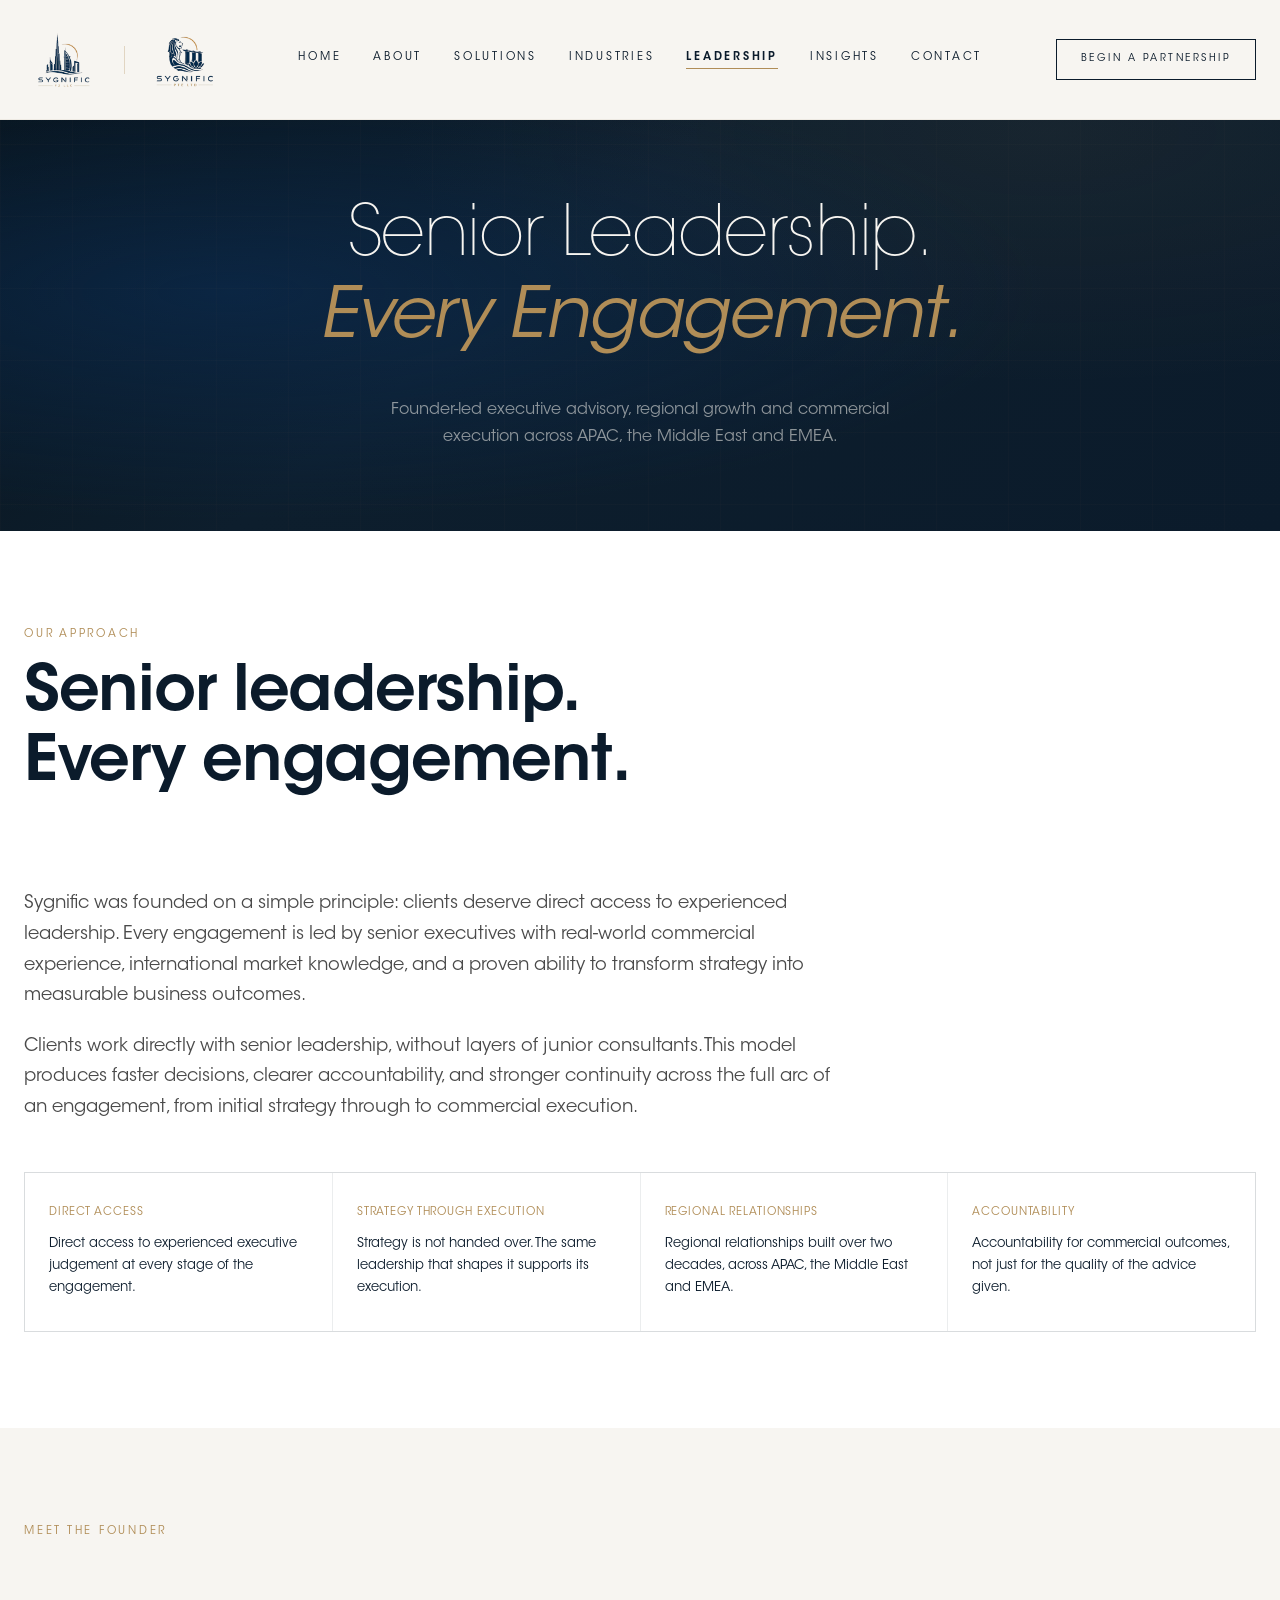
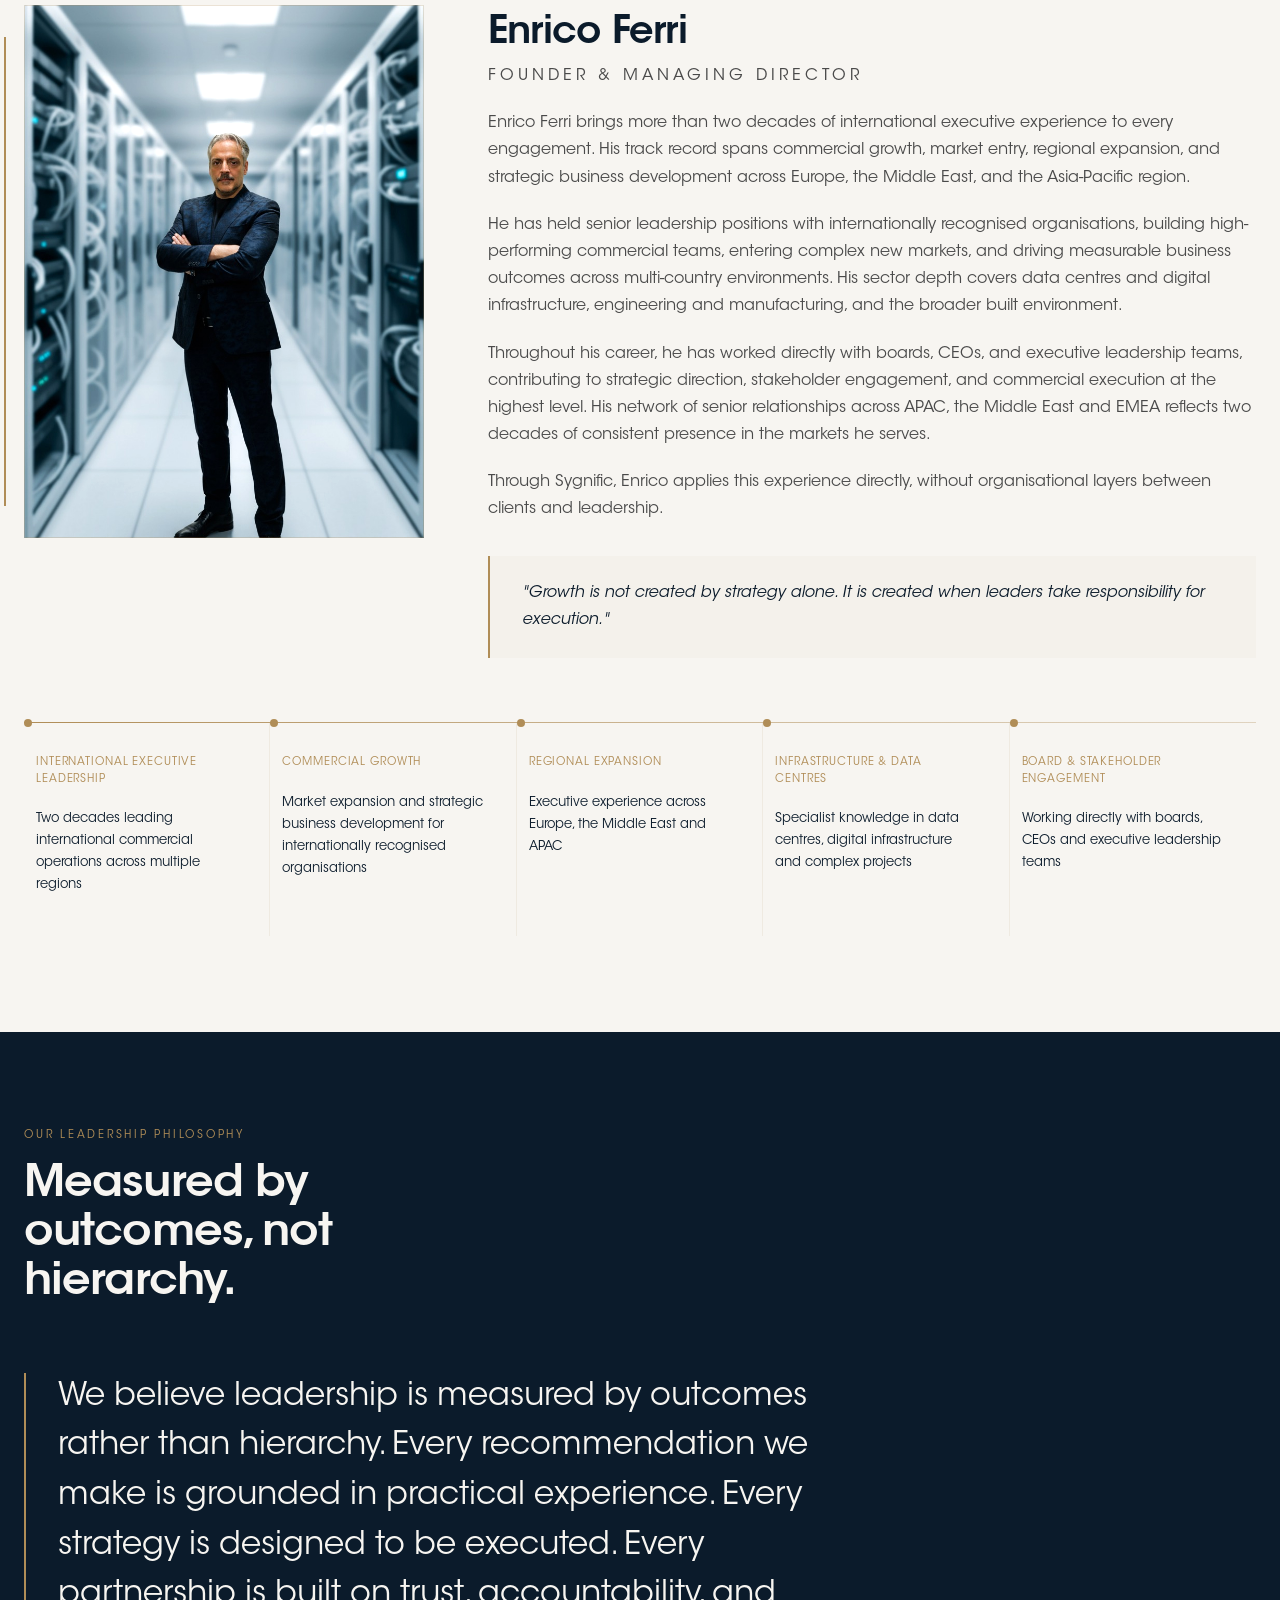
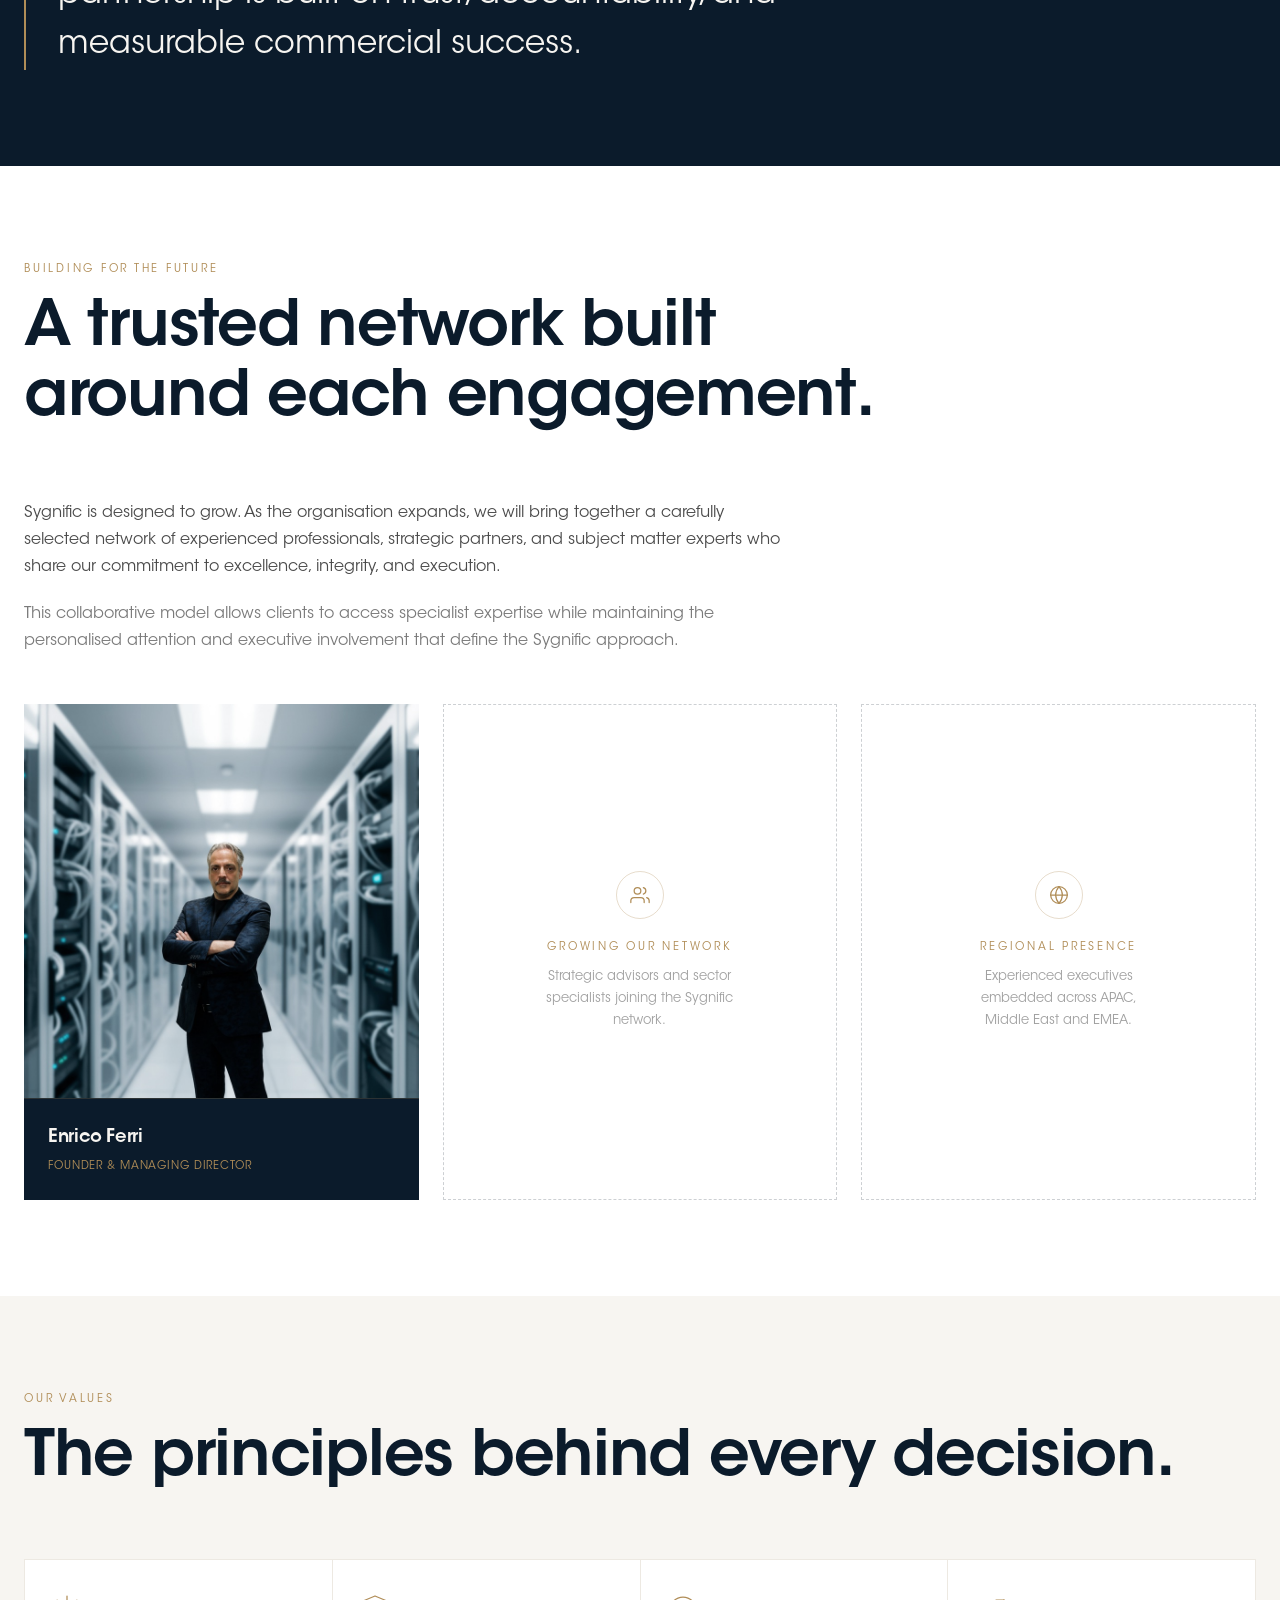
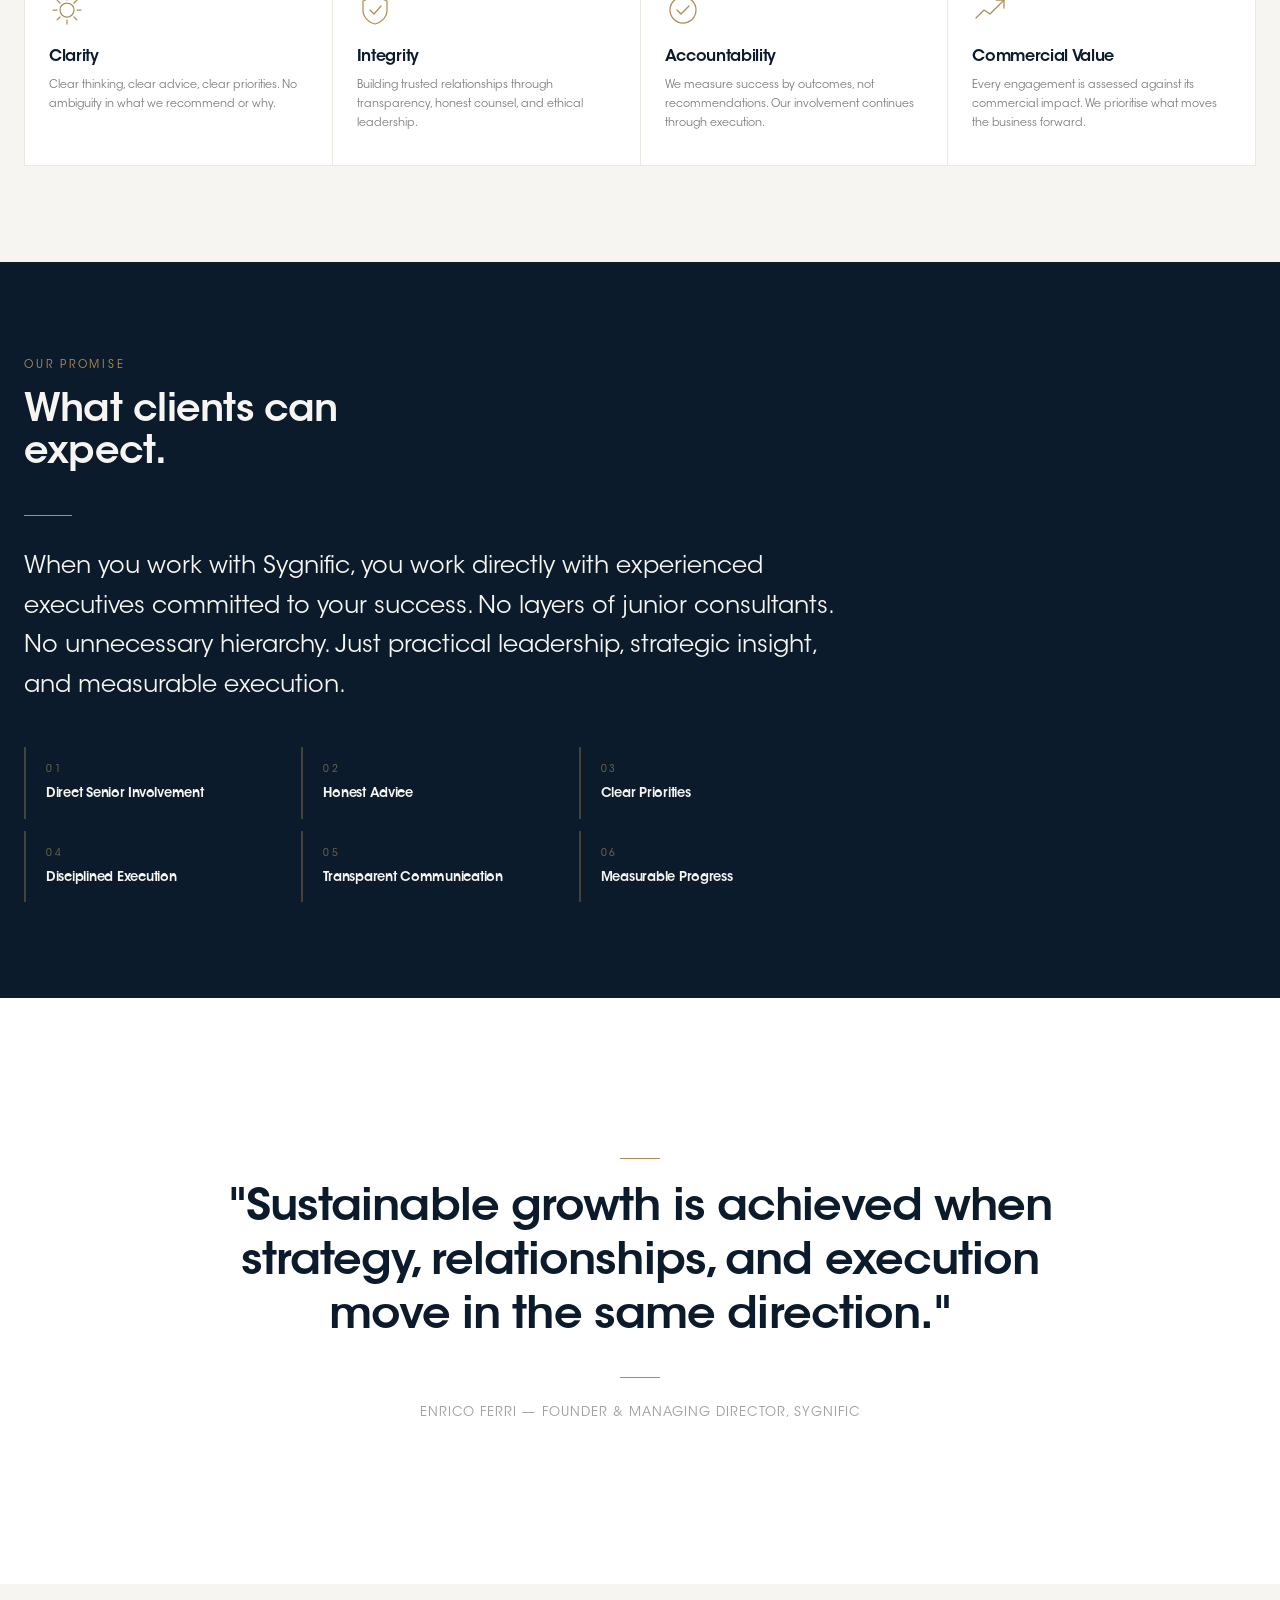
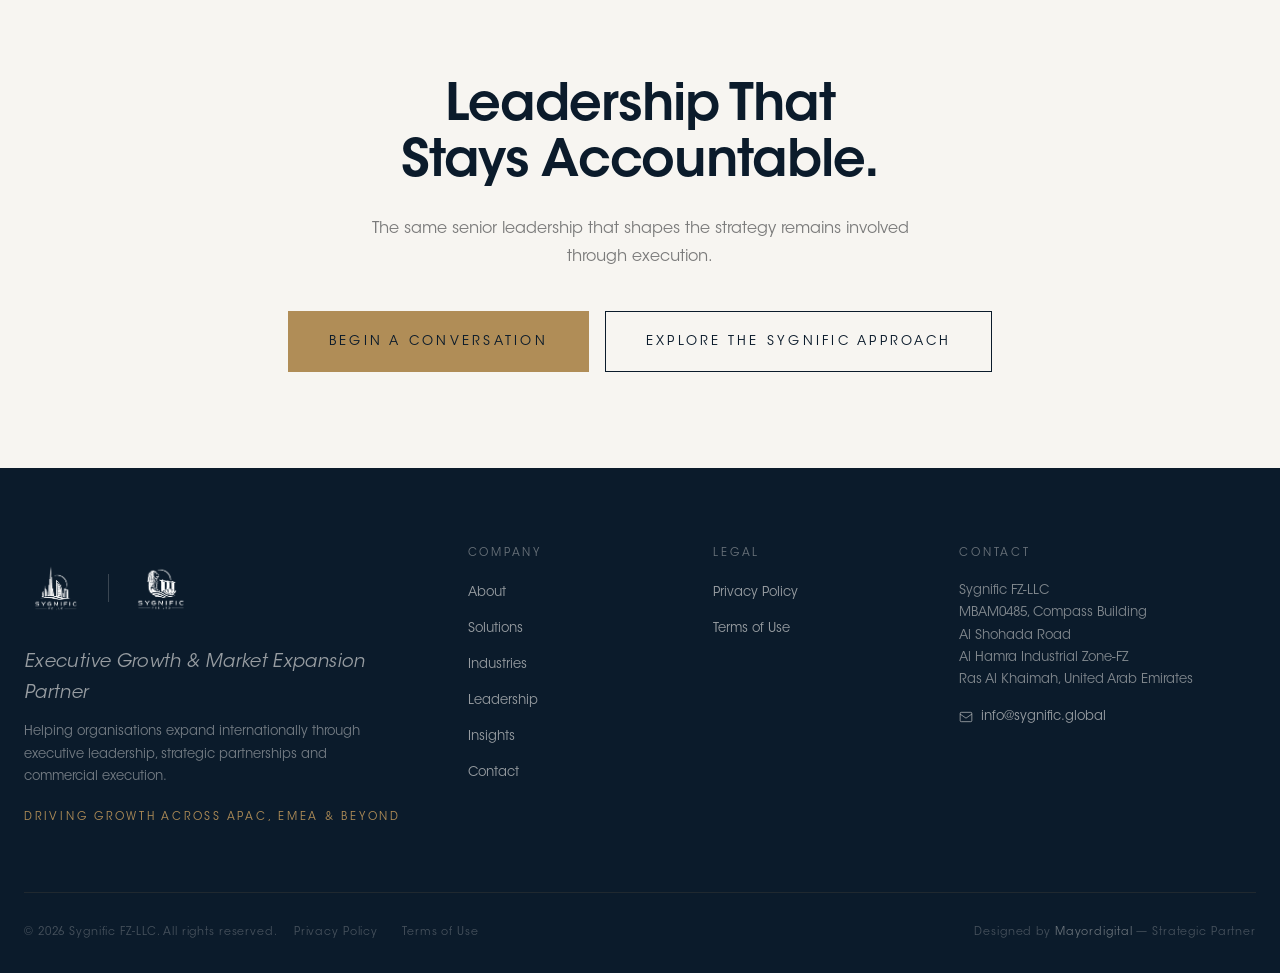
<file: leadership.html>
<!DOCTYPE html>
<html lang="en">
<head>
  <meta charset="UTF-8">
  <meta name="viewport" content="width=device-width, initial-scale=1.0">

  <!-- SEO -->
  <title>Leadership | Meet Enrico Ferri, Founder &amp; Managing Director — Sygnific</title>
  <meta name="description" content="Meet the executive leadership behind Sygnific: Enrico Ferri, Founder &amp; Managing Director, brings 20+ years of international commercial and infrastructure experience across Europe, the Middle East and APAC.">

  <!-- Open Graph -->
  <meta property="og:type"        content="website">
  <meta property="og:title"       content="Leadership — Enrico Ferri, Founder &amp; Managing Director | Sygnific">
  <meta property="og:description" content="Meet the executive leadership behind Sygnific: Enrico Ferri brings 20+ years of international commercial and infrastructure experience across Europe, the Middle East and APAC.">
  <meta property="og:url"         content="https://sygnific.global/leadership">
  <meta property="og:image"       content="https://sygnific.global/assets/images/og-leadership.jpg">

  <link rel="canonical" href="https://sygnific.global/leadership">

  <!-- Favicon -->
  <link rel="icon" type="image/svg+xml" href="assets/images/favicon.svg">

  <!-- Styles -->
  <link rel="stylesheet" href="css/style.css">

  <style>

    /* ── SHARED SECTION SHELL ─────────────────────────────── */

    .ldr-section {
      padding-block: var(--space-24);
      position: relative;
      overflow: hidden;
    }

    .ldr-section--ivory { background: var(--color-ivory); }
    .ldr-section--white { background: var(--color-white); }
    .ldr-section--navy  { background: var(--color-navy);  }

    .ldr-section > .container { position: relative; z-index: 1; }

    /* ── HERO ─────────────────────────────────────────────── */

    .ldr-hero {
      background:
        radial-gradient(ellipse at 18% 55%, rgba(11, 47, 90, 0.55) 0%, transparent 55%),
        radial-gradient(ellipse at 82% 25%, rgba(176, 141, 87, 0.07) 0%, transparent 45%),
        linear-gradient(140deg, #071219 0%, #0D1E2D 45%, #0B1B2B 100%);
      padding-top: calc(var(--header-height) + var(--space-20));
      padding-bottom: var(--space-20);
      position: relative;
      overflow: hidden;
    }

    .ldr-hero::before {
      content: '';
      position: absolute;
      inset: 0;
      background-image:
        linear-gradient(rgba(176, 141, 87, 0.025) 1px, transparent 1px),
        linear-gradient(90deg, rgba(176, 141, 87, 0.025) 1px, transparent 1px);
      background-size: 72px 72px;
      pointer-events: none;
    }

    .ldr-hero .container {
      position: relative;
      z-index: 1;
      text-align: center;
    }

    .ldr-hero h1 {
      font-size: clamp(var(--text-4xl), 5.5vw, var(--text-7xl));
      font-weight: 300;
      color: var(--color-ivory);
      line-height: var(--leading-tight);
      letter-spacing: var(--tracking-tight);
      margin-bottom: var(--space-8);
    }

    .ldr-hero h1 em {
      color: var(--color-gold);
      font-style: italic;
      font-weight: 300;
    }

    .ldr-hero-sub {
      font-size: var(--text-base);
      line-height: var(--leading-relaxed);
      color: rgba(247, 245, 241, 0.55);
      max-width: 560px;
      margin-inline: auto;
    }

    /* ── INTRO SECTION ────────────────────────────────────── */

    .ldr-intro-text {
      font-size: var(--text-lg);
      line-height: var(--leading-relaxed);
      color: var(--color-text);
      max-width: 820px;
    }

    /* ── FOUNDER SECTION ──────────────────────────────────── */

    .ldr-founder-grid {
      display: grid;
      grid-template-columns: 400px 1fr;
      gap: var(--space-16);
      align-items: start;
      margin-top: var(--space-12);
    }

    .ldr-founder-img-wrap {
      position: relative;
    }

    .ldr-founder-img-frame {
      position: relative;
      aspect-ratio: 3 / 4;
      overflow: hidden;
      background: var(--color-navy-mid);
    }

    .ldr-founder-img-frame::after {
      content: '';
      position: absolute;
      inset: 0;
      border: 1px solid rgba(176, 141, 87, 0.25);
      pointer-events: none;
    }

    .ldr-founder-img-frame img {
      width: calc(100% + 50px);
      height: calc(100% + 50px);
      max-width: none;
      object-fit: cover;
      object-position: center 15%;
      display: block;
      margin: -25px;
    }

    /* Gold accent bar left of photo */
    .ldr-founder-img-wrap::before {
      content: '';
      position: absolute;
      left: calc(-1 * var(--space-5));
      top: var(--space-8);
      bottom: var(--space-8);
      width: 2px;
      background: var(--color-gold);
    }

    .ldr-founder-bio {
      padding-top: var(--space-2);
    }

    .ldr-founder-name {
      font-size: clamp(var(--text-3xl), 3vw, var(--text-5xl));
      font-weight: var(--font-weight-demi);
      color: var(--color-navy);
      line-height: var(--leading-tight);
      letter-spacing: var(--tracking-tight);
      margin-bottom: var(--space-2);
    }

    .ldr-founder-role {
      font-size: var(--text-sm);
      font-weight: var(--font-weight-book);
      letter-spacing: var(--tracking-widest);
      text-transform: uppercase;
      color: var(--color-gold);
      margin-bottom: var(--space-8);
    }

    .ldr-founder-bio p {
      font-size: var(--text-base);
      line-height: var(--leading-relaxed);
      color: var(--color-text);
      max-width: 100%;
      margin-bottom: var(--space-5);
    }

    .ldr-founder-bio p:last-child {
      margin-bottom: 0;
    }

    /* ── CAREER TIMELINE ──────────────────────────────────── */

    .ldr-timeline {
      display: grid;
      grid-template-columns: repeat(5, 1fr);
      margin-top: var(--space-16);
      border-top: 1px solid rgba(176, 141, 87, 0.25);
      position: relative;
    }

    /* Gradient gold line overlay */
    .ldr-timeline::before {
      content: '';
      position: absolute;
      top: -1px;
      left: 0;
      width: 100%;
      height: 1px;
      background: linear-gradient(90deg,
        var(--color-gold) 0%,
        rgba(176, 141, 87, 0.4) 60%,
        rgba(176, 141, 87, 0.1) 100%
      );
    }

    .ldr-timeline-item {
      padding: var(--space-8) var(--space-8) var(--space-10) var(--space-3);
      border-right: 1px solid rgba(176, 141, 87, 0.1);
      position: relative;
    }

    .ldr-timeline-item:last-child {
      border-right: none;
    }

    /* Gold dot on the line */
    .ldr-timeline-item::before {
      content: '';
      position: absolute;
      top: 0;
      left: 0;
      width: 8px;
      height: 8px;
      border-radius: 50%;
      background: var(--color-gold);
      transform: translateY(-50%);
    }

    .ldr-timeline-label {
      font-size: var(--text-xs);
      font-weight: var(--font-weight-book);
      letter-spacing: var(--tracking-wide);
      text-transform: uppercase;
      color: var(--color-gold);
      margin-bottom: var(--space-5);
      display: block;
    }

    .ldr-timeline-text {
      font-size: var(--text-sm);
      font-weight: var(--font-weight-book);
      line-height: var(--leading-relaxed);
      color: var(--color-navy);
    }

    /* ── PHILOSOPHY SECTION ───────────────────────────────── */

    .ldr-philosophy-quote {
      font-size: clamp(var(--text-xl), 2.5vw, var(--text-3xl));
      font-weight: var(--font-weight-book);
      color: var(--color-ivory);
      line-height: 1.55;
      max-width: 860px;
      padding-left: var(--space-8);
      border-left: 2px solid var(--color-gold);
      margin-top: var(--space-10);
    }

    /* ── TEAM GRID (founder + coming soon) ────────────────── */

    .ldr-team-grid {
      display: grid;
      grid-template-columns: repeat(3, 1fr);
      gap: var(--space-6);
      margin-top: var(--space-12);
    }

    /* Founder card */
    .ldr-team-card {
      background: var(--color-navy);
      position: relative;
      overflow: hidden;
    }

    .ldr-team-card-img {
      aspect-ratio: 1 / 1;
      overflow: hidden;
      background: var(--color-navy-mid);
    }

    .ldr-team-card-img img {
      width: 100%;
      height: 100%;
      object-fit: cover;
      object-position: center top;
      display: block;
      filter: grayscale(20%);
      transition: filter var(--transition-slow), transform var(--transition-slow);
    }

    .ldr-team-card:hover .ldr-team-card-img img {
      filter: grayscale(0%);
      transform: scale(1.02);
    }

    .ldr-team-card-body {
      padding: var(--space-6);
      border-top: 1px solid rgba(176, 141, 87, 0.2);
    }

    .ldr-team-card-name {
      font-size: var(--text-lg);
      font-weight: var(--font-weight-demi);
      color: var(--color-ivory);
      letter-spacing: var(--tracking-tight);
      margin-bottom: var(--space-1);
    }

    .ldr-team-card-role {
      font-size: var(--text-xs);
      font-weight: var(--font-weight-book);
      letter-spacing: var(--tracking-wide);
      text-transform: uppercase;
      color: var(--color-gold);
    }

    /* Coming soon cards */
    .ldr-team-card--soon {
      background: transparent;
      border: 1px dashed rgba(11, 27, 43, 0.2);
      display: flex;
      flex-direction: column;
      align-items: center;
      justify-content: center;
      padding: var(--space-12) var(--space-8);
      text-align: center;
      min-height: 340px;
      gap: var(--space-5);
      transition: border-color var(--transition-base), background var(--transition-base);
    }

    .ldr-team-card--soon:hover {
      border-color: rgba(176, 141, 87, 0.35);
      background: rgba(176, 141, 87, 0.03);
    }

    .ldr-soon-icon {
      width: 48px;
      height: 48px;
      border: 1px solid rgba(176, 141, 87, 0.3);
      border-radius: 50%;
      display: flex;
      align-items: center;
      justify-content: center;
      color: var(--color-gold);
      flex-shrink: 0;
    }

    .ldr-soon-label {
      font-size: var(--text-xs);
      font-weight: var(--font-weight-book);
      letter-spacing: var(--tracking-widest);
      text-transform: uppercase;
      color: var(--color-gold);
      margin-bottom: var(--space-2);
    }

    .ldr-soon-text {
      font-size: var(--text-sm);
      line-height: var(--leading-relaxed);
      color: var(--color-text-muted);
      max-width: 200px;
    }

    /* ── VALUES GRID ──────────────────────────────────────── */

    /* ── INVOLVEMENT GRID ────────────────────────────────── */

    .ldr-involvement {
      display: grid;
      grid-template-columns: repeat(4, 1fr);
      gap: 1px;
      background: rgba(11, 27, 43, 0.08);
      border: 1px solid rgba(11, 27, 43, 0.08);
      margin-top: var(--space-12);
    }

    .ldr-involvement-item {
      background: var(--color-white);
      padding: var(--space-8) var(--space-6);
      display: flex;
      flex-direction: column;
      gap: var(--space-3);
    }

    .ldr-involvement-label {
      font-size: var(--text-xs);
      font-weight: var(--font-weight-book);
      letter-spacing: var(--tracking-wide);
      text-transform: uppercase;
      color: var(--color-gold);
    }

    .ldr-involvement-text {
      font-size: var(--text-sm);
      line-height: var(--leading-relaxed);
      color: var(--color-navy);
      font-weight: var(--font-weight-book);
      max-width: none;
    }

    /* ── FOUNDER PERSONAL QUOTE ──────────────────────────── */

    .ldr-founder-personal-quote {
      margin-top: var(--space-8);
      padding: var(--space-6) var(--space-8);
      border-left: 2px solid var(--color-gold);
      background: rgba(176, 141, 87, 0.04);
    }

    .ldr-founder-personal-quote p {
      font-size: var(--text-base);
      font-style: italic;
      line-height: var(--leading-relaxed);
      color: var(--color-navy);
      max-width: none;
      margin-bottom: 0;
    }

    /* ── VALUES GRID ──────────────────────────────────────── */

    .ldr-values-grid {
      display: grid;
      grid-template-columns: repeat(4, 1fr);
      gap: 1px;
      background: var(--color-ivory-dark);
      border: 1px solid var(--color-ivory-dark);
      margin-top: var(--space-12);
    }

    .ldr-value-card {
      background: var(--color-white);
      padding: var(--space-8) var(--space-6);
      display: flex;
      flex-direction: column;
      gap: var(--space-5);
      transition: background var(--transition-base);
    }

    .ldr-value-card:hover {
      background: var(--color-ivory);
    }

    .ldr-value-icon {
      width: 36px;
      height: 36px;
      color: var(--color-gold);
      flex-shrink: 0;
    }

    .ldr-value-name {
      font-size: var(--text-base);
      font-weight: var(--font-weight-demi);
      color: var(--color-navy);
      letter-spacing: var(--tracking-tight);
      line-height: 1.2;
      margin-bottom: var(--space-2);
    }

    .ldr-value-desc {
      font-size: var(--text-xs);
      line-height: 1.75;
      color: var(--color-text-light);
    }

    /* ── PROMISE SECTION ──────────────────────────────────── */

    .ldr-promise-pillars {
      display: grid;
      grid-template-columns: repeat(3, 1fr);
      gap: var(--space-3);
      margin-top: var(--space-10);
      max-width: 820px;
    }

    .ldr-promise-pillar {
      border-left: 2px solid rgba(176, 141, 87, 0.35);
      padding: var(--space-4) var(--space-5);
      display: flex;
      flex-direction: column;
      gap: var(--space-2);
      transition: border-left-color 0.25s ease;
    }

    .ldr-promise-pillar:hover {
      border-left-color: var(--color-gold);
    }

    .ldr-promise-pillar-num {
      font-size: 10px;
      font-weight: var(--font-weight-book);
      letter-spacing: var(--tracking-widest);
      color: var(--color-gold);
      opacity: 0.65;
      display: block;
    }

    .ldr-promise-pillar-label {
      font-size: var(--text-sm);
      font-weight: var(--font-weight-demi);
      color: var(--color-ivory);
      letter-spacing: var(--tracking-tight);
      line-height: 1.3;
      max-width: none;
      margin-bottom: 0;
    }

    @media (max-width: 768px) {
      .ldr-promise-pillars { grid-template-columns: repeat(2, 1fr); }
    }

    @media (max-width: 480px) {
      .ldr-promise-pillars { grid-template-columns: 1fr; }
    }

    .ldr-promise-text {
      font-size: clamp(var(--text-lg), 2vw, var(--text-2xl));
      font-weight: var(--font-weight-book);
      line-height: 1.65;
      color: var(--color-ivory);
      max-width: 820px;
    }

    /* ── CLOSING QUOTE ────────────────────────────────────── */

    .ldr-closing-wrap {
      text-align: center;
      padding-block: var(--space-16);
      max-width: 900px;
      margin-inline: auto;
    }

    .ldr-closing-quote {
      font-size: clamp(var(--text-2xl), 3.5vw, var(--text-5xl));
      font-weight: var(--font-weight-demi);
      color: var(--color-navy);
      line-height: 1.2;
      letter-spacing: var(--tracking-tight);
      margin-bottom: var(--space-8);
    }

    .ldr-closing-rule {
      width: 40px;
      height: 1px;
      background: var(--color-gold);
      margin: 0 auto var(--space-6);
    }

    .ldr-closing-attr {
      font-size: var(--text-sm);
      font-weight: var(--font-weight-book);
      letter-spacing: var(--tracking-wide);
      color: var(--color-text-muted);
      text-transform: uppercase;
      text-align: center;
      display: block;
      width: 100%;
      max-width: none;
    }

    /* ── CTA ──────────────────────────────────────────────── */

    .ldr-cta {
      background: var(--color-ivory);
      padding-block: var(--space-24);
      text-align: center;
    }

    .ldr-cta-heading {
      font-size: clamp(var(--text-3xl), 4vw, var(--text-5xl));
      font-weight: var(--font-weight-demi);
      color: var(--color-navy);
      letter-spacing: var(--tracking-tight);
      line-height: var(--leading-tight);
      margin-bottom: var(--space-6);
    }

    .ldr-cta-sub {
      font-size: var(--text-base);
      line-height: var(--leading-relaxed);
      color: var(--color-text-light);
      max-width: 600px;
      margin: 0 auto var(--space-10);
    }

    /* ── RESPONSIVE ───────────────────────────────────────── */

    @media (max-width: 1024px) {
      .ldr-founder-grid {
        grid-template-columns: 340px 1fr;
        gap: var(--space-12);
      }
      .ldr-team-grid {
        grid-template-columns: repeat(2, 1fr);
      }
      .ldr-values-grid {
        grid-template-columns: repeat(2, 1fr);
      }
      .ldr-involvement {
        grid-template-columns: repeat(2, 1fr);
      }
      .ldr-timeline {
        grid-template-columns: repeat(3, 1fr);
      }
      .ldr-section {
        padding-block: var(--space-20);
      }
    }

    @media (max-width: 768px) {
      .ldr-founder-grid {
        grid-template-columns: 1fr;
        gap: var(--space-10);
      }
      .ldr-founder-img-wrap::before {
        display: none;
      }
      .ldr-founder-img-frame {
        aspect-ratio: 3 / 4;
        max-height: none;
      }
      .ldr-timeline {
        grid-template-columns: 1fr;
        gap: 0;
      }
      .ldr-timeline::before {
        display: none;
      }
      .ldr-timeline-item {
        border-right: none;
        border-bottom: 1px solid rgba(176, 141, 87, 0.1);
        padding: var(--space-5) 0 var(--space-5) var(--space-8);
      }
      .ldr-timeline-item:last-child {
        border-bottom: none;
      }
      .ldr-timeline-item::before {
        top: var(--space-6);
        left: 0;
        transform: translateY(-50%);
      }
      .ldr-team-grid {
        grid-template-columns: 1fr;
      }
      .ldr-values-grid {
        grid-template-columns: repeat(2, 1fr);
      }
      .ldr-involvement {
        grid-template-columns: 1fr;
      }
      .ldr-philosophy-quote {
        padding-left: var(--space-5);
      }
    }

    @media (max-width: 480px) {
      .ldr-hero h1 {
        font-size: clamp(var(--text-3xl), 9vw, var(--text-4xl));
      }
      .ldr-values-grid {
        grid-template-columns: 1fr;
      }
      .ldr-involvement {
        grid-template-columns: 1fr;
      }
      .ldr-team-card--soon {
        min-height: 260px;
        padding: var(--space-8) var(--space-6);
      }
      .ldr-section {
        padding-block: var(--space-16);
      }
      .ldr-cta {
        padding-block: var(--space-16);
      }
      .ldr-closing-wrap {
        padding-block: var(--space-10);
      }
      .ldr-cta .btn {
        width: 100%;
        justify-content: center;
      }
    }

    /* ═══════════════════════════════════════════════════════
       ANIMATION ENHANCEMENTS — Leadership
       ═══════════════════════════════════════════════════════ */

    /* ─ Hero: line reveal ────────────────────────────────── */
    @keyframes hero-line-up {
      from { transform: translateY(108%); opacity: 0; }
      to   { transform: translateY(0);    opacity: 1; }
    }
    .hero-ln {
      display: block;
      overflow: hidden;
      padding-bottom: 0.07em;
    }
    .hero-ln-inner {
      display: block;
      animation: hero-line-up 0.9s cubic-bezier(0.16, 1, 0.3, 1) both;
    }
    .hero-ln:nth-child(2) .hero-ln-inner { animation-delay: 0.22s; }

    /* ─ Hero sub: fade-up after headline ─────────────────── */
    @keyframes hero-sub-in {
      from { opacity: 0; transform: translateY(10px); }
      to   { opacity: 1; transform: translateY(0); }
    }
    .ldr-hero-sub {
      opacity: 0;
      animation: hero-sub-in 0.65s ease 0.52s both;
    }

    /* ─ Founder portrait: gold bar grows from top ─────────── */
    .ldr-founder-img-wrap::before {
      transform-origin: top center;
      transform: scaleY(0);
      transition: transform 0.85s cubic-bezier(0.16, 1, 0.3, 1) 0.35s;
    }
    .ldr-founder-img-wrap.is-visible::before {
      transform: scaleY(1);
    }

    /* ─ Founder image: desaturate → full colour on entry ─── */
    .ldr-founder-img-frame img {
      filter: grayscale(48%) brightness(1.08);
      transition: filter 1.4s ease 0.2s;
    }
    .ldr-founder-img-wrap.is-visible .ldr-founder-img-frame img {
      filter: grayscale(0%) brightness(1.08);
    }

    /* ─ Career timeline: staggered slide-up ──────────────── */
    .ldr-timeline-trigger .ldr-timeline-item {
      opacity: 0;
      transform: translateY(16px);
      transition: opacity 500ms ease, transform 500ms cubic-bezier(0.16, 1, 0.3, 1);
    }
    .ldr-timeline-trigger.is-visible .ldr-timeline-item:nth-child(1) { opacity: 1; transform: none; }
    .ldr-timeline-trigger.is-visible .ldr-timeline-item:nth-child(2) { opacity: 1; transform: none; transition-delay: 110ms; }
    .ldr-timeline-trigger.is-visible .ldr-timeline-item:nth-child(3) { opacity: 1; transform: none; transition-delay: 220ms; }
    .ldr-timeline-trigger.is-visible .ldr-timeline-item:nth-child(4) { opacity: 1; transform: none; transition-delay: 330ms; }
    .ldr-timeline-trigger.is-visible .ldr-timeline-item:nth-child(5) { opacity: 1; transform: none; transition-delay: 440ms; }

    /* ─ Timeline dots: spring pop ────────────────────────── */
    .ldr-timeline-item::before {
      transform: translateY(-50%) scale(0);
      transition: transform 0.42s cubic-bezier(0.34, 1.56, 0.64, 1);
    }
    .ldr-timeline-trigger.is-visible .ldr-timeline-item:nth-child(1)::before { transform: translateY(-50%) scale(1); transition-delay:  90ms; }
    .ldr-timeline-trigger.is-visible .ldr-timeline-item:nth-child(2)::before { transform: translateY(-50%) scale(1); transition-delay: 200ms; }
    .ldr-timeline-trigger.is-visible .ldr-timeline-item:nth-child(3)::before { transform: translateY(-50%) scale(1); transition-delay: 310ms; }
    .ldr-timeline-trigger.is-visible .ldr-timeline-item:nth-child(4)::before { transform: translateY(-50%) scale(1); transition-delay: 420ms; }
    .ldr-timeline-trigger.is-visible .ldr-timeline-item:nth-child(5)::before { transform: translateY(-50%) scale(1); transition-delay: 530ms; }

    /* ─ Philosophy blockquote: gold border draws in ──────── */
    .ldr-philosophy-quote {
      border-left-color: transparent;
      transition: border-left-color 0.65s ease 0.28s;
    }
    .ldr-philosophy-quote.is-visible {
      border-left-color: var(--color-gold);
    }

    /* ─ Values cards: hover lift + icon spring ───────────── */
    .ldr-value-card {
      transition: background var(--transition-base), transform 250ms ease, box-shadow 250ms ease;
    }
    .ldr-value-card:hover {
      transform: translateY(-5px);
      box-shadow: 0 20px 50px rgba(11, 27, 43, 0.09);
    }
    .ldr-value-icon {
      transition: transform 320ms cubic-bezier(0.34, 1.56, 0.64, 1);
    }
    .ldr-value-card:hover .ldr-value-icon {
      transform: scale(1.2) rotate(8deg);
    }

    /* ─ Team card: name slides right + gold on hover ─────── */
    .ldr-team-card-name {
      transition: transform 220ms ease, color 220ms ease;
    }
    .ldr-team-card:hover .ldr-team-card-name {
      transform: translateX(6px);
      color: var(--color-gold);
    }

    /* ─ Closing rules: expand from centre ───────────────── */
    .ldr-closing-rule {
      transform-origin: center;
      transform: scaleX(0);
      transition: transform 0.7s cubic-bezier(0.16, 1, 0.3, 1);
    }
    .ldr-closing-wrap.is-visible .ldr-closing-rule:nth-child(1) {
      transform: scaleX(1);
      transition-delay: 0.12s;
    }
    .ldr-closing-wrap.is-visible .ldr-closing-rule:nth-child(3) {
      transform: scaleX(1);
      transition-delay: 0.5s;
    }

    /* ─ Promise pillars: slide from left + border reveal ─── */
    .ldr-promise-pillars.fade-in-group > .ldr-promise-pillar {
      opacity: 0;
      transform: translateX(-18px);
      border-left-color: transparent;
      transition:
        opacity 580ms cubic-bezier(0.16, 1, 0.3, 1),
        transform 580ms cubic-bezier(0.16, 1, 0.3, 1),
        border-left-color 380ms ease;
    }

    .ldr-promise-pillars.fade-in-group.is-visible > .ldr-promise-pillar {
      opacity: 1;
      transform: translateX(0);
      border-left-color: rgba(176, 141, 87, 0.35);
    }

    .ldr-promise-pillars.fade-in-group.is-visible > .ldr-promise-pillar:nth-child(1) { transition-delay:   0ms; }
    .ldr-promise-pillars.fade-in-group.is-visible > .ldr-promise-pillar:nth-child(2) { transition-delay:  80ms; }
    .ldr-promise-pillars.fade-in-group.is-visible > .ldr-promise-pillar:nth-child(3) { transition-delay: 160ms; }
    .ldr-promise-pillars.fade-in-group.is-visible > .ldr-promise-pillar:nth-child(4) { transition-delay: 240ms; }
    .ldr-promise-pillars.fade-in-group.is-visible > .ldr-promise-pillar:nth-child(5) { transition-delay: 320ms; }
    .ldr-promise-pillars.fade-in-group.is-visible > .ldr-promise-pillar:nth-child(6) { transition-delay: 400ms; }

    /* ─ Reduced-motion: disattiva tutto ─────────────────── */
    @media (prefers-reduced-motion: reduce) {
      .hero-ln-inner                         { animation: none !important; opacity: 1 !important; transform: none !important; }
      .ldr-hero-sub                          { animation: none !important; opacity: 1 !important; transform: none !important; }
      .ldr-founder-img-wrap::before          { transform: scaleY(1) !important; transition: none !important; }
      .ldr-founder-img-frame img             { filter: none !important; transition: none !important; }
      .ldr-timeline-trigger .ldr-timeline-item { opacity: 1 !important; transform: none !important; transition: none !important; transition-delay: 0ms !important; }
      .ldr-timeline-item::before             { transform: translateY(-50%) scale(1) !important; transition: none !important; }
      .ldr-philosophy-quote                  { border-left-color: var(--color-gold) !important; transition: none !important; }
      .ldr-closing-rule                      { transform: scaleX(1) !important; transition: none !important; }
    }

  </style>
</head>
<body>

  <!-- ── HEADER ─────────────────────────────────────────────── -->
  <header class="site-header site-header--light" role="banner">
    <div class="header-inner">

      <div class="logo-pair">
        <a href="/" aria-label="Sygnific FZ-LLC — UAE">
          <div class="logo-img-wrap">
            <img src="assets/images/logo-ae.png" alt="Sygnific FZ-LLC — UAE" class="logo-img">
          </div>
        </a>
        <span class="logo-pair-sep"></span>
        <a href="/" aria-label="Sygnific Pte Ltd — Singapore">
          <div class="logo-img-wrap">
            <img src="assets/images/logo-sg.png" alt="Sygnific Pte Ltd — Singapore" class="logo-img">
          </div>
        </a>
      </div>

      <nav class="site-nav" aria-label="Primary navigation">
        <a href="/"               class="nav-link">Home</a>
        <a href="about.html"      class="nav-link">About</a>
        <a href="solutions.html"  class="nav-link">Solutions</a>
        <a href="industries.html" class="nav-link">Industries</a>
        <a href="leadership.html" class="nav-link" aria-current="page">Leadership</a>
        <a href="insights.html"   class="nav-link">Insights</a>
        <a href="contact.html"    class="nav-link">Contact</a>
      </nav>

      <div class="header-cta">
        <a href="contact.html#contact-form" class="btn btn--secondary btn--sm">Begin a Partnership</a>
      </div>

      <button
        class="hamburger"
        aria-label="Open navigation menu"
        aria-expanded="false"
        aria-controls="mobile-nav"
        style="--hamburger-color: var(--color-navy);"
      >
        <span class="hamburger-line"></span>
        <span class="hamburger-line"></span>
        <span class="hamburger-line"></span>
      </button>

    </div>
  </header>

  <!-- ── MOBILE NAV ─────────────────────────────────────────── -->
  <nav class="mobile-nav" id="mobile-nav" aria-label="Mobile navigation" aria-hidden="true" role="dialog" aria-modal="true">
    <button class="mobile-nav-close" aria-label="Close navigation menu">
      <svg width="24" height="24" viewBox="0 0 24 24" fill="none" stroke="currentColor" stroke-width="1.5" stroke-linecap="round" aria-hidden="true">
        <line x1="4" y1="4" x2="20" y2="20"/>
        <line x1="20" y1="4" x2="4" y2="20"/>
      </svg>
    </button>
    <a href="/"               class="nav-link">Home</a>
    <a href="about.html"      class="nav-link">About</a>
    <a href="solutions.html"  class="nav-link">Solutions</a>
    <a href="industries.html" class="nav-link">Industries</a>
    <a href="leadership.html" class="nav-link" aria-current="page">Leadership</a>
    <a href="insights.html"   class="nav-link">Insights</a>
    <a href="contact.html"    class="nav-link">Contact</a>
    <div class="mobile-nav-footer">sygnific.global</div>
  </nav>

  <main id="main-content">

    <!-- ══ HERO ═════════════════════════════════════════════ -->
    <section class="ldr-hero">
      <div class="container">
        <h1>
          <span class="hero-ln"><span class="hero-ln-inner">Senior Leadership.</span></span>
          <span class="hero-ln"><span class="hero-ln-inner"><em>Every Engagement.</em></span></span>
        </h1>
        <p class="ldr-hero-sub">Founder-led executive advisory, regional growth and commercial execution across APAC, the Middle East and EMEA.</p>
      </div>
    </section>


    <!-- ══ INTRO ════════════════════════════════════════════ -->
    <section class="ldr-section ldr-section--white" aria-labelledby="ldr-intro-title">
      <div class="container">

        <div class="section-header fade-in">
          <span class="eyebrow">Our Approach</span>
          <h2 id="ldr-intro-title" style="max-width:16ch;">Senior leadership. Every engagement.</h2>
        </div>

        <div class="gold-rule fade-in"></div>

        <p class="ldr-intro-text fade-in">Sygnific was founded on a simple principle: clients deserve direct access to experienced leadership. Every engagement is led by senior executives with real-world commercial experience, international market knowledge, and a proven ability to transform strategy into measurable business outcomes.</p>

        <p class="ldr-intro-text fade-in" style="margin-top:var(--space-5);">Clients work directly with senior leadership, without layers of junior consultants. This model produces faster decisions, clearer accountability, and stronger continuity across the full arc of an engagement, from initial strategy through to commercial execution.</p>

        <div class="ldr-involvement fade-in-group" role="list">

          <div class="ldr-involvement-item" role="listitem">
            <span class="ldr-involvement-label">Direct Access</span>
            <p class="ldr-involvement-text">Direct access to experienced executive judgement at every stage of the engagement.</p>
          </div>

          <div class="ldr-involvement-item" role="listitem">
            <span class="ldr-involvement-label">Strategy Through Execution</span>
            <p class="ldr-involvement-text">Strategy is not handed over. The same leadership that shapes it supports its execution.</p>
          </div>

          <div class="ldr-involvement-item" role="listitem">
            <span class="ldr-involvement-label">Regional Relationships</span>
            <p class="ldr-involvement-text">Regional relationships built over two decades, across APAC, the Middle East and EMEA.</p>
          </div>

          <div class="ldr-involvement-item" role="listitem">
            <span class="ldr-involvement-label">Accountability</span>
            <p class="ldr-involvement-text">Accountability for commercial outcomes, not just for the quality of the advice given.</p>
          </div>

        </div>

      </div>
    </section>


    <!-- ══ MEET THE FOUNDER ══════════════════════════════════ -->
    <section class="ldr-section ldr-section--ivory" aria-labelledby="ldr-founder-title">
      <div class="container">

        <div class="section-header fade-in">
          <span class="eyebrow">Meet the Founder</span>
        </div>

        <div class="ldr-founder-grid">

          <!-- Portrait -->
          <div class="ldr-founder-img-wrap fade-in">
            <div class="ldr-founder-img-frame">
              <img
                src="assets/images/enrico-ferri.jpg"
                alt="Enrico Ferri, Founder &amp; Managing Director of Sygnific"
                loading="lazy"
                width="400"
                height="533"
              >
            </div>
          </div>

          <!-- Bio -->
          <div class="ldr-founder-bio">
            <h2 id="ldr-founder-title" class="ldr-founder-name fade-in">Enrico Ferri</h2>
            <p class="ldr-founder-role fade-in">Founder &amp; Managing Director</p>

            <p class="fade-in">Enrico Ferri brings more than two decades of international executive experience to every engagement. His track record spans commercial growth, market entry, regional expansion, and strategic business development across Europe, the Middle East, and the Asia-Pacific region.</p>

            <p class="fade-in">He has held senior leadership positions with internationally recognised organisations, building high-performing commercial teams, entering complex new markets, and driving measurable business outcomes across multi-country environments. His sector depth covers data centres and digital infrastructure, engineering and manufacturing, and the broader built environment.</p>

            <p class="fade-in">Throughout his career, he has worked directly with boards, CEOs, and executive leadership teams, contributing to strategic direction, stakeholder engagement, and commercial execution at the highest level. His network of senior relationships across APAC, the Middle East and EMEA reflects two decades of consistent presence in the markets he serves.</p>

            <p class="fade-in">Through Sygnific, Enrico applies this experience directly, without organisational layers between clients and leadership.</p>

            <div class="ldr-founder-personal-quote fade-in">
              <p>"Growth is not created by strategy alone. It is created when leaders take responsibility for execution."</p>
            </div>
          </div>

        </div>

        <!-- Career Timeline -->
        <div class="ldr-timeline ldr-timeline-trigger" role="list" aria-label="Career milestones">

          <div class="ldr-timeline-item" role="listitem">
            <span class="ldr-timeline-label">International Executive Leadership</span>
            <p class="ldr-timeline-text">Two decades leading international commercial operations across multiple regions</p>
          </div>

          <div class="ldr-timeline-item" role="listitem">
            <span class="ldr-timeline-label">Commercial Growth</span>
            <p class="ldr-timeline-text">Market expansion and strategic business development for internationally recognised organisations</p>
          </div>

          <div class="ldr-timeline-item" role="listitem">
            <span class="ldr-timeline-label">Regional Expansion</span>
            <p class="ldr-timeline-text">Executive experience across Europe, the Middle East and APAC</p>
          </div>

          <div class="ldr-timeline-item" role="listitem">
            <span class="ldr-timeline-label">Infrastructure &amp; Data Centres</span>
            <p class="ldr-timeline-text">Specialist knowledge in data centres, digital infrastructure and complex projects</p>
          </div>

          <div class="ldr-timeline-item" role="listitem">
            <span class="ldr-timeline-label">Board &amp; Stakeholder Engagement</span>
            <p class="ldr-timeline-text">Working directly with boards, CEOs and executive leadership teams</p>
          </div>

        </div>

      </div>
    </section>


    <!-- ══ LEADERSHIP PHILOSOPHY ═════════════════════════════ -->
    <section class="ldr-section ldr-section--navy" aria-labelledby="ldr-philosophy-title">
      <div class="container">

        <div class="section-header fade-in">
          <span class="eyebrow">Our Leadership Philosophy</span>
          <h2 id="ldr-philosophy-title" style="color:var(--color-ivory);max-width:18ch;font-size:clamp(var(--text-3xl),3.5vw,var(--text-5xl));">Measured by outcomes, not hierarchy.</h2>
        </div>

        <blockquote class="ldr-philosophy-quote fade-in">
          We believe leadership is measured by outcomes rather than hierarchy. Every recommendation we make is grounded in practical experience. Every strategy is designed to be executed. Every partnership is built on trust, accountability, and measurable commercial success.
        </blockquote>

      </div>
    </section>


    <!-- ══ BUILDING FOR THE FUTURE ═══════════════════════════ -->
    <section class="ldr-section ldr-section--white" aria-labelledby="ldr-future-title">
      <div class="container">

        <div class="section-header fade-in">
          <span class="eyebrow">Building for the Future</span>
          <h2 id="ldr-future-title" style="max-width:22ch;">A trusted network built around each engagement.</h2>
        </div>

        <p class="fade-in" style="font-size:var(--text-base);line-height:var(--leading-relaxed);color:var(--color-text);max-width:760px;margin-bottom:var(--space-5);">Sygnific is designed to grow. As the organisation expands, we will bring together a carefully selected network of experienced professionals, strategic partners, and subject matter experts who share our commitment to excellence, integrity, and execution.</p>

        <p class="fade-in" style="font-size:var(--text-base);line-height:var(--leading-relaxed);color:var(--color-text-light);max-width:760px;">This collaborative model allows clients to access specialist expertise while maintaining the personalised attention and executive involvement that define the Sygnific approach.</p>

        <!-- Team Grid -->
        <div class="ldr-team-grid fade-in-group" role="list">

          <!-- Founder card -->
          <div class="ldr-team-card" role="listitem">
            <div class="ldr-team-card-img">
              <img
                src="assets/images/enrico-ferri.jpg"
                alt="Enrico Ferri"
                loading="lazy"
                width="400"
                height="400"
              >
            </div>
            <div class="ldr-team-card-body">
              <p class="ldr-team-card-name">Enrico Ferri</p>
              <p class="ldr-team-card-role">Founder &amp; Managing Director</p>
            </div>
          </div>

          <!-- Coming soon #1 -->
          <div class="ldr-team-card ldr-team-card--soon" role="listitem" aria-label="Future team member position">
            <div class="ldr-soon-icon" aria-hidden="true">
              <svg width="20" height="20" viewBox="0 0 24 24" fill="none" stroke="currentColor" stroke-width="1.5" stroke-linecap="round" stroke-linejoin="round">
                <path d="M17 21v-2a4 4 0 0 0-4-4H5a4 4 0 0 0-4 4v2"/>
                <circle cx="9" cy="7" r="4"/>
                <path d="M23 21v-2a4 4 0 0 0-3-3.87"/>
                <path d="M16 3.13a4 4 0 0 1 0 7.75"/>
              </svg>
            </div>
            <div>
              <p class="ldr-soon-label">Growing Our Network</p>
              <p class="ldr-soon-text">Strategic advisors and sector specialists joining the Sygnific network.</p>
            </div>
          </div>

          <!-- Coming soon #2 -->
          <div class="ldr-team-card ldr-team-card--soon" role="listitem" aria-label="Future team member position">
            <div class="ldr-soon-icon" aria-hidden="true">
              <svg width="20" height="20" viewBox="0 0 24 24" fill="none" stroke="currentColor" stroke-width="1.5" stroke-linecap="round" stroke-linejoin="round">
                <circle cx="12" cy="12" r="10"/>
                <line x1="2" y1="12" x2="22" y2="12"/>
                <path d="M12 2a15.3 15.3 0 0 1 4 10 15.3 15.3 0 0 1-4 10 15.3 15.3 0 0 1-4-10 15.3 15.3 0 0 1 4-10z"/>
              </svg>
            </div>
            <div>
              <p class="ldr-soon-label">Regional Presence</p>
              <p class="ldr-soon-text">Experienced executives embedded across APAC, Middle East and EMEA.</p>
            </div>
          </div>

        </div>

      </div>
    </section>


    <!-- ══ OUR VALUES ═══════════════════════════════════════ -->
    <section class="ldr-section ldr-section--ivory" aria-labelledby="ldr-values-title">
      <div class="container">

        <div class="section-header fade-in">
          <span class="eyebrow">Our Values</span>
          <h2 id="ldr-values-title">The principles behind every decision.</h2>
        </div>

        <div class="ldr-values-grid fade-in-group">

          <!-- Clarity -->
          <div class="ldr-value-card">
            <svg class="ldr-value-icon" viewBox="0 0 36 36" fill="none" stroke="currentColor" stroke-width="1.25" stroke-linecap="round" stroke-linejoin="round" aria-hidden="true">
              <circle cx="18" cy="18" r="7"/>
              <line x1="18" y1="4" x2="18" y2="8"/>
              <line x1="18" y1="28" x2="18" y2="32"/>
              <line x1="4" y1="18" x2="8" y2="18"/>
              <line x1="28" y1="18" x2="32" y2="18"/>
              <line x1="8.1" y1="8.1" x2="11" y2="11"/>
              <line x1="25" y1="25" x2="27.9" y2="27.9"/>
              <line x1="27.9" y1="8.1" x2="25" y2="11"/>
              <line x1="11" y1="25" x2="8.1" y2="27.9"/>
            </svg>
            <div>
              <p class="ldr-value-name">Clarity</p>
              <p class="ldr-value-desc">Clear thinking, clear advice, clear priorities. No ambiguity in what we recommend or why.</p>
            </div>
          </div>

          <!-- Integrity -->
          <div class="ldr-value-card">
            <svg class="ldr-value-icon" viewBox="0 0 36 36" fill="none" stroke="currentColor" stroke-width="1.25" stroke-linecap="round" stroke-linejoin="round" aria-hidden="true">
              <path d="M18 4l-12 5v9c0 7 5.5 12.5 12 14 6.5-1.5 12-7 12-14V9z"/>
              <polyline points="13,18 17,22 24,14"/>
            </svg>
            <div>
              <p class="ldr-value-name">Integrity</p>
              <p class="ldr-value-desc">Building trusted relationships through transparency, honest counsel, and ethical leadership.</p>
            </div>
          </div>

          <!-- Accountability -->
          <div class="ldr-value-card">
            <svg class="ldr-value-icon" viewBox="0 0 36 36" fill="none" stroke="currentColor" stroke-width="1.25" stroke-linecap="round" stroke-linejoin="round" aria-hidden="true">
              <circle cx="18" cy="18" r="13"/>
              <polyline points="12,18 16,22 24,14"/>
            </svg>
            <div>
              <p class="ldr-value-name">Accountability</p>
              <p class="ldr-value-desc">We measure success by outcomes, not recommendations. Our involvement continues through execution.</p>
            </div>
          </div>

          <!-- Commercial Value -->
          <div class="ldr-value-card">
            <svg class="ldr-value-icon" viewBox="0 0 36 36" fill="none" stroke="currentColor" stroke-width="1.25" stroke-linecap="round" stroke-linejoin="round" aria-hidden="true">
              <polyline points="4,26 12,18 18,22 32,8"/>
              <polyline points="24,8 32,8 32,16"/>
            </svg>
            <div>
              <p class="ldr-value-name">Commercial Value</p>
              <p class="ldr-value-desc">Every engagement is assessed against its commercial impact. We prioritise what moves the business forward.</p>
            </div>
          </div>

        </div>

      </div>
    </section>


    <!-- ══ LEADERSHIP PROMISE ════════════════════════════════ -->
    <section class="ldr-section ldr-section--navy" aria-labelledby="ldr-promise-title">
      <div class="container">

        <span class="eyebrow fade-in">Our Promise</span>
        <h2 id="ldr-promise-title" class="fade-in" style="color:var(--color-ivory);font-size:clamp(var(--text-3xl),3vw,var(--text-4xl));max-width:14ch;margin-bottom:var(--space-10);">What clients can expect.</h2>

        <div class="gold-rule fade-in"></div>

        <p class="ldr-promise-text fade-in" style="margin-top:var(--space-8);">When you work with Sygnific, you work directly with experienced executives committed to your success. No layers of junior consultants. No unnecessary hierarchy. Just practical leadership, strategic insight, and measurable execution.</p>

        <div class="ldr-promise-pillars fade-in-group" role="list">
          <div class="ldr-promise-pillar" role="listitem">
            <span class="ldr-promise-pillar-num">01</span>
            <p class="ldr-promise-pillar-label">Direct Senior Involvement</p>
          </div>
          <div class="ldr-promise-pillar" role="listitem">
            <span class="ldr-promise-pillar-num">02</span>
            <p class="ldr-promise-pillar-label">Honest Advice</p>
          </div>
          <div class="ldr-promise-pillar" role="listitem">
            <span class="ldr-promise-pillar-num">03</span>
            <p class="ldr-promise-pillar-label">Clear Priorities</p>
          </div>
          <div class="ldr-promise-pillar" role="listitem">
            <span class="ldr-promise-pillar-num">04</span>
            <p class="ldr-promise-pillar-label">Disciplined Execution</p>
          </div>
          <div class="ldr-promise-pillar" role="listitem">
            <span class="ldr-promise-pillar-num">05</span>
            <p class="ldr-promise-pillar-label">Transparent Communication</p>
          </div>
          <div class="ldr-promise-pillar" role="listitem">
            <span class="ldr-promise-pillar-num">06</span>
            <p class="ldr-promise-pillar-label">Measurable Progress</p>
          </div>
        </div>

      </div>
    </section>


    <!-- ══ CLOSING QUOTE ═════════════════════════════════════ -->
    <section class="ldr-section ldr-section--white" aria-label="Founder quote">
      <div class="container">
        <div class="ldr-closing-wrap fade-in">
          <div class="ldr-closing-rule"></div>
          <blockquote class="ldr-closing-quote">
            "Sustainable growth is achieved when strategy, relationships, and execution move in the same direction."
          </blockquote>
          <div class="ldr-closing-rule"></div>
          <p class="ldr-closing-attr" style="margin-top:var(--space-6);text-align:center;">Enrico Ferri &mdash; Founder &amp; Managing Director, Sygnific</p>
        </div>
      </div>
    </section>


    <!-- ══ CTA ═══════════════════════════════════════════════ -->
    <section class="ldr-cta" aria-label="Get in touch">
      <div class="container">
        <h2 class="ldr-cta-heading fade-in">Leadership That<br>Stays Accountable.</h2>
        <p class="ldr-cta-sub fade-in">The same senior leadership that shapes the strategy remains involved through execution.</p>
        <div class="fade-in" style="display:flex;flex-wrap:wrap;gap:var(--space-4);justify-content:center;">
          <a href="https://koalendar.com/u/enrico-ferri" data-koalendar-widget class="btn btn--primary btn--lg">Begin a Conversation</a>
          <a href="contact.html#contact-form" class="btn btn--secondary btn--lg">Explore the Sygnific Approach</a>
        </div>
      </div>
    </section>

  </main>


  <!-- ── FOOTER ─────────────────────────────────────────────── -->
  <footer class="site-footer" role="contentinfo">
    <div class="container">

      <div class="footer-grid">

        <div class="footer-brand">
          <div class="logo-pair" style="margin-bottom:var(--space-5);">
            <a href="/" aria-label="Sygnific FZ-LLC — UAE">
              <div class="logo-img-wrap">
                <img src="assets/images/logo-ae.png" alt="Sygnific FZ-LLC — UAE" class="logo-img logo-img--invert">
              </div>
            </a>
            <span class="logo-pair-sep logo-pair-sep--invert"></span>
            <a href="/" aria-label="Sygnific Pte Ltd — Singapore">
              <div class="logo-img-wrap">
                <img src="assets/images/logo-sg.png" alt="Sygnific Pte Ltd — Singapore" class="logo-img logo-img--invert">
              </div>
            </a>
          </div>
          <p class="footer-tagline">Executive Growth &amp; Market Expansion Partner</p>
          <p class="footer-desc">Helping organisations expand internationally through executive leadership, strategic partnerships and commercial execution.</p>
          <span class="footer-subtag">Driving Growth Across APAC, EMEA &amp; Beyond</span>
        </div>

        <div class="footer-col">
          <h4>Company</h4>
          <nav aria-label="Footer company links">
            <ul class="footer-links">
              <li><a href="about.html">About</a></li>
              <li><a href="solutions.html">Solutions</a></li>
              <li><a href="industries.html">Industries</a></li>
              <li><a href="leadership.html">Leadership</a></li>
              <li><a href="insights.html">Insights</a></li>
              <li><a href="contact.html">Contact</a></li>
            </ul>
          </nav>
        </div>

        <div class="footer-col">
          <h4>Legal</h4>
          <nav aria-label="Footer legal links">
            <ul class="footer-links">
              <li><a href="privacy.html">Privacy Policy</a></li>
              <li><a href="terms.html">Terms of Use</a></li>
            </ul>
          </nav>
        </div>

        <div class="footer-col">
          <h4>Contact</h4>
          <address class="footer-address" style="font-style:normal;">
            Sygnific FZ-LLC<br>
            MBAM0485, Compass Building<br>
            Al Shohada Road<br>
            Al Hamra Industrial Zone-FZ<br>
            Ras Al Khaimah, United Arab Emirates
          </address>
          <a href="mailto:info@sygnific.global" class="footer-email">
            <svg width="14" height="14" viewBox="0 0 24 24" fill="none" stroke="currentColor" stroke-width="1.5" aria-hidden="true">
              <rect x="2" y="4" width="20" height="16" rx="2"/>
              <path d="M2 7l10 7 10-7"/>
            </svg>
            info@sygnific.global
          </a>
        </div>

      </div>

      <div class="footer-bottom">
        <span class="footer-copyright">
          &copy; <span class="footer-year"></span> Sygnific FZ-LLC. All rights reserved.
        </span>
        <nav class="footer-legal-inline" aria-label="Footer legal">
          <a href="privacy.html">Privacy Policy</a>
          <a href="terms.html">Terms of Use</a>
        </nav>
        <span class="footer-credit">Designed by <a href="https://www.mayordigital.com/en" target="_blank" rel="noopener noreferrer">Mayordigital</a> &mdash; Strategic Partner</span>
      </div>

    </div>
  </footer>

  <button class="back-to-top" aria-label="Back to top">
    <svg width="14" height="14" viewBox="0 0 14 14" fill="none" stroke="currentColor" stroke-width="1.5" stroke-linecap="round" stroke-linejoin="round" aria-hidden="true">
      <polyline points="2,9 7,4 12,9"/>
    </svg>
  </button>

  <script src="js/main.js" defer></script>

  <script>
    /* ── Leadership: observer per timeline e blockquote ─── */
    (function () {

      /* Timeline stagger */
      var timeline = document.querySelector('.ldr-timeline-trigger');
      if (timeline) {
        if ('IntersectionObserver' in window) {
          var tObs = new IntersectionObserver(function (entries) {
            if (entries[0].isIntersecting) {
              timeline.classList.add('is-visible');
              tObs.disconnect();
            }
          }, { threshold: 0.15 });
          tObs.observe(timeline);
        } else {
          timeline.classList.add('is-visible');
        }
      }

      /* Philosophy blockquote: border draw */
      var quote = document.querySelector('.ldr-philosophy-quote');
      if (quote) {
        if ('IntersectionObserver' in window) {
          var qObs = new IntersectionObserver(function (entries) {
            if (entries[0].isIntersecting) {
              quote.classList.add('is-visible');
              qObs.disconnect();
            }
          }, { threshold: 0.2 });
          qObs.observe(quote);
        } else {
          quote.classList.add('is-visible');
        }
      }

    })();
  </script>

  <script>
    window.Koalendar = window.Koalendar || function () { (Koalendar.props = Koalendar.props || []).push(arguments); };
  </script>
  <script async src="https://koalendar.com/assets/widget.js"></script>
  <script>Koalendar('init');</script>
</body>
</html>
</file>
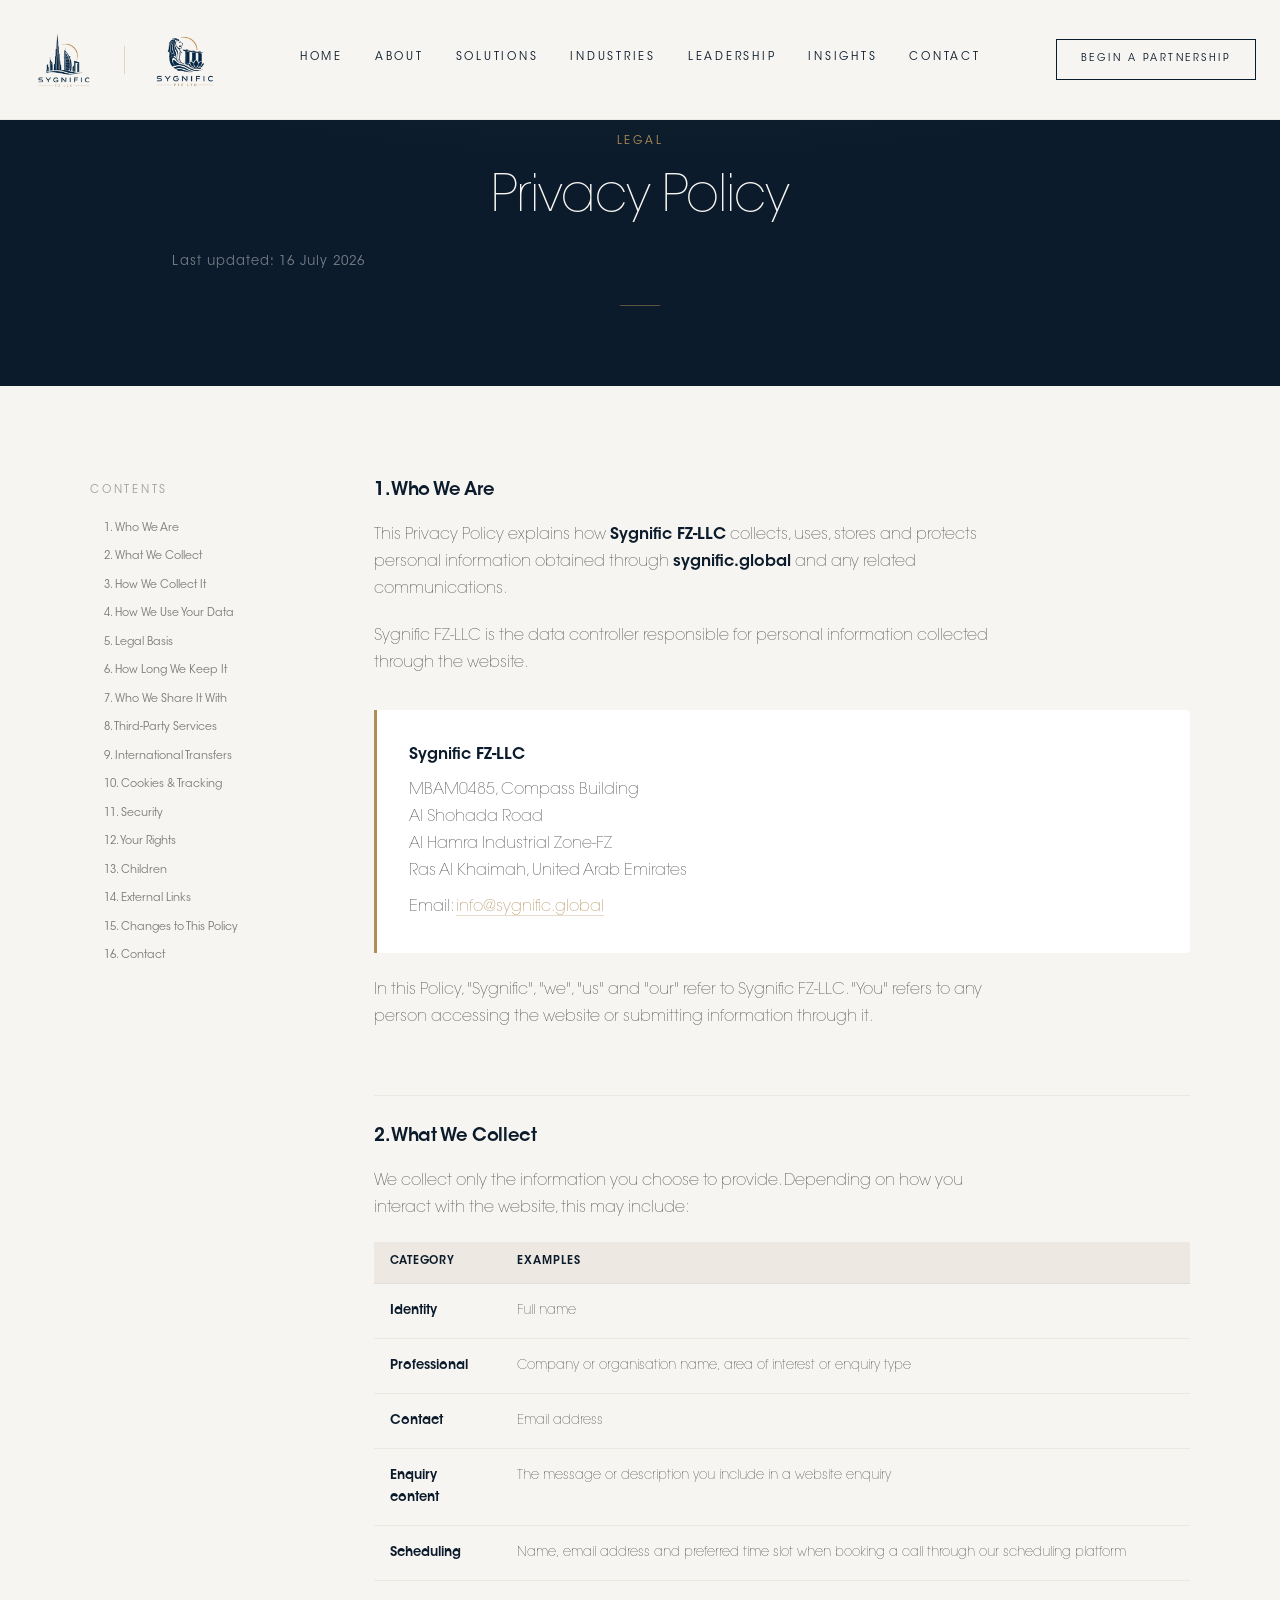
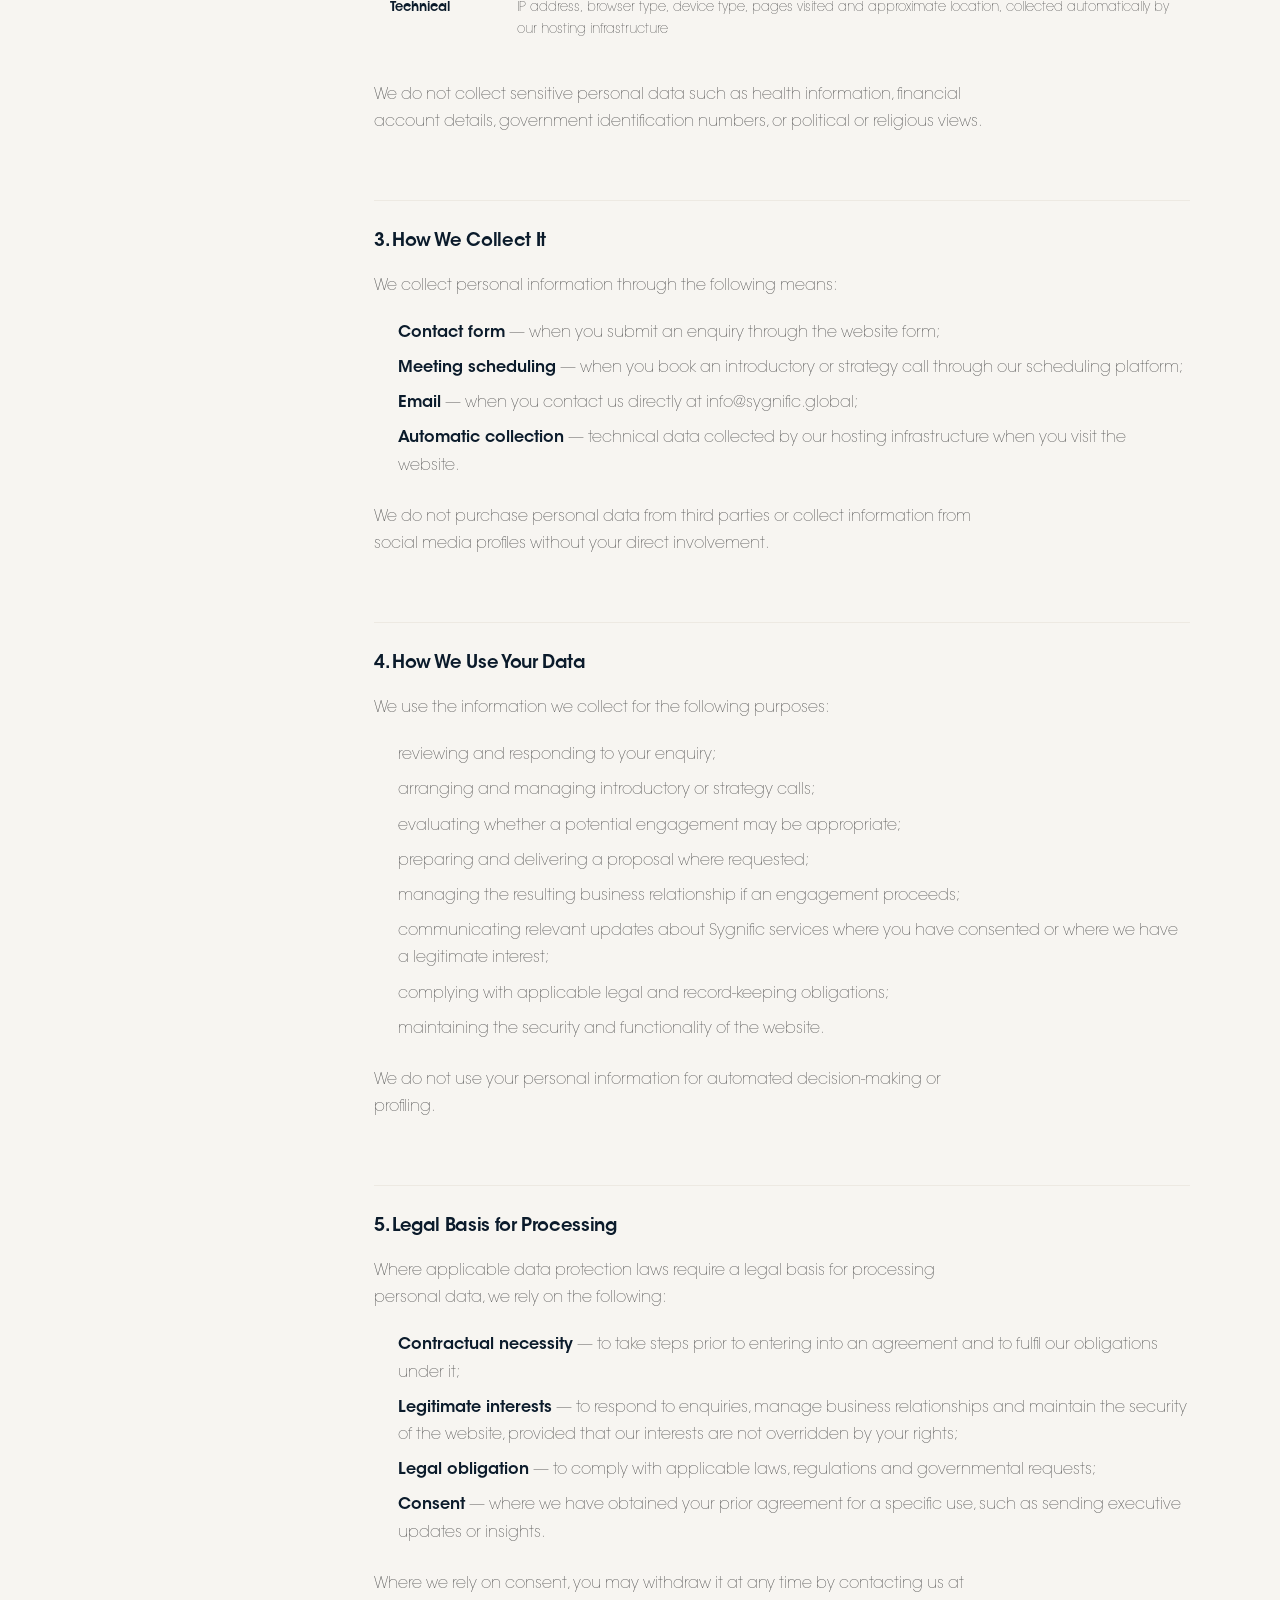
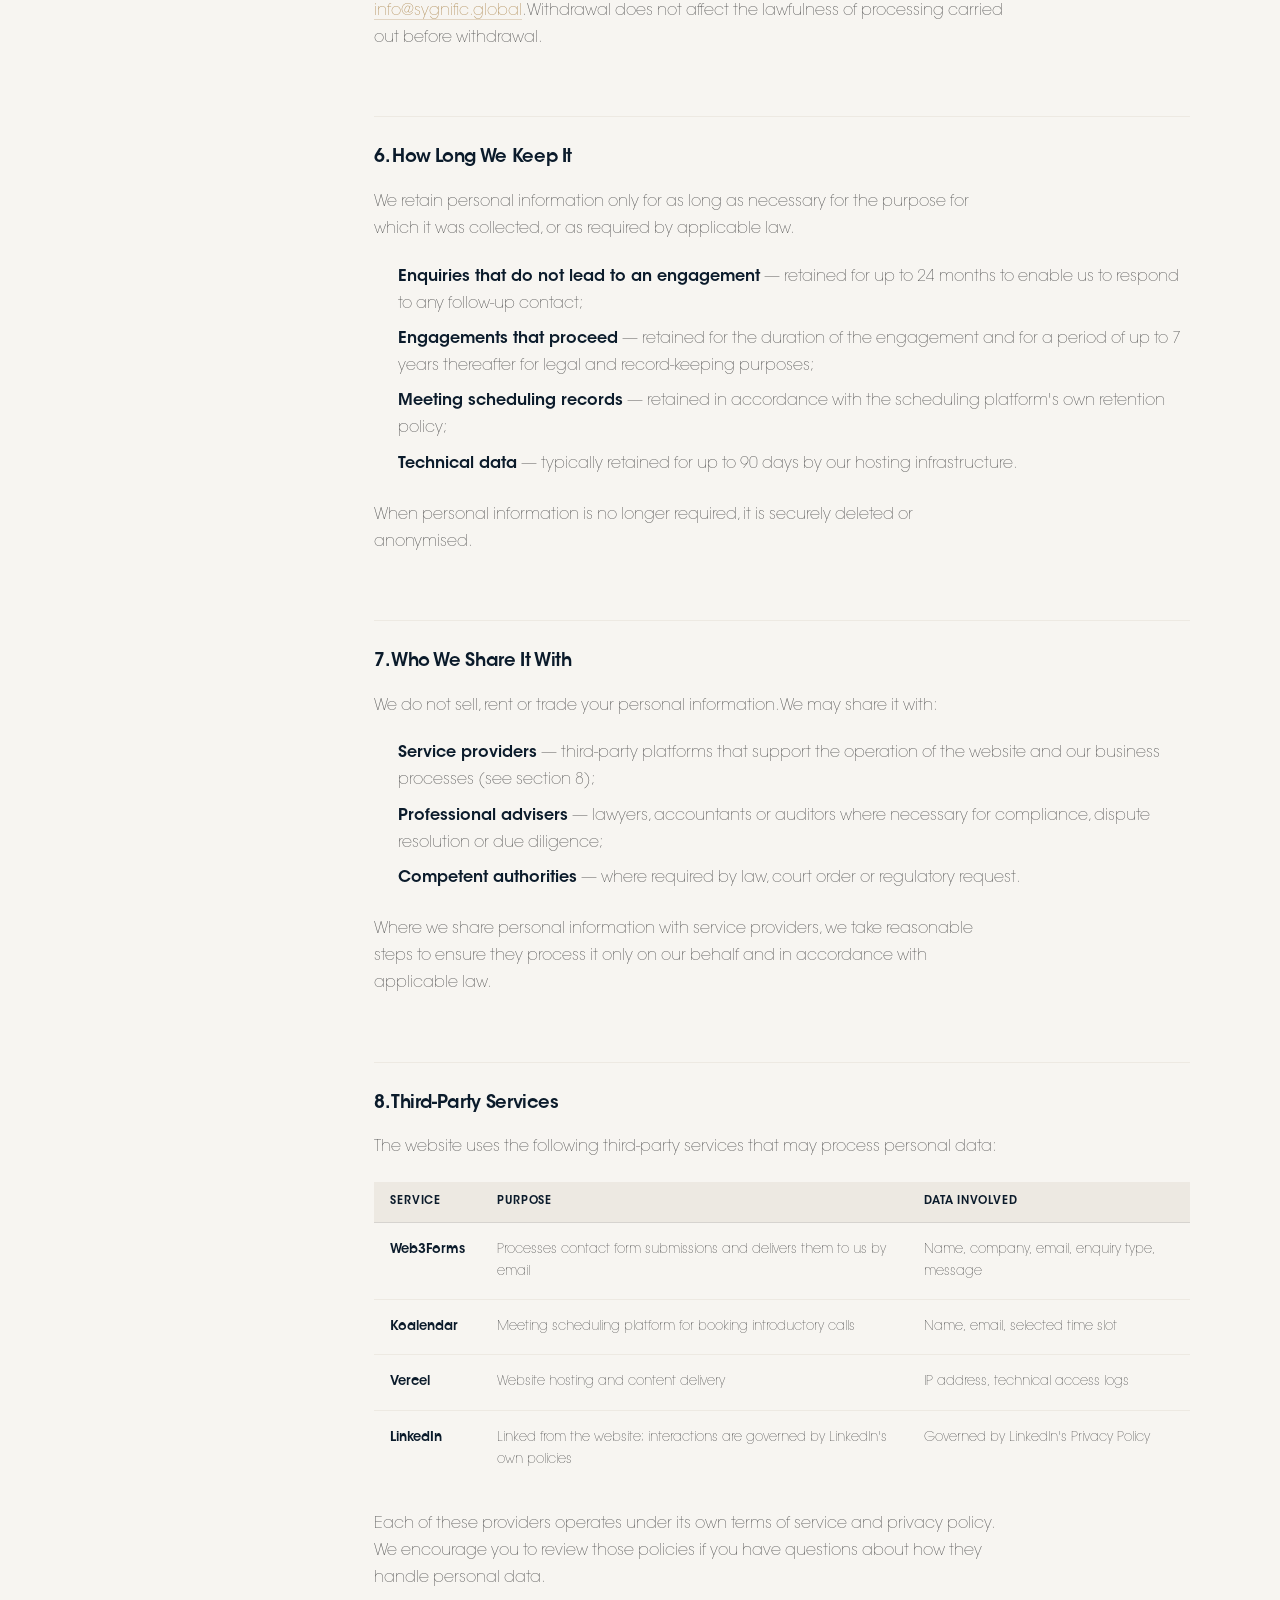
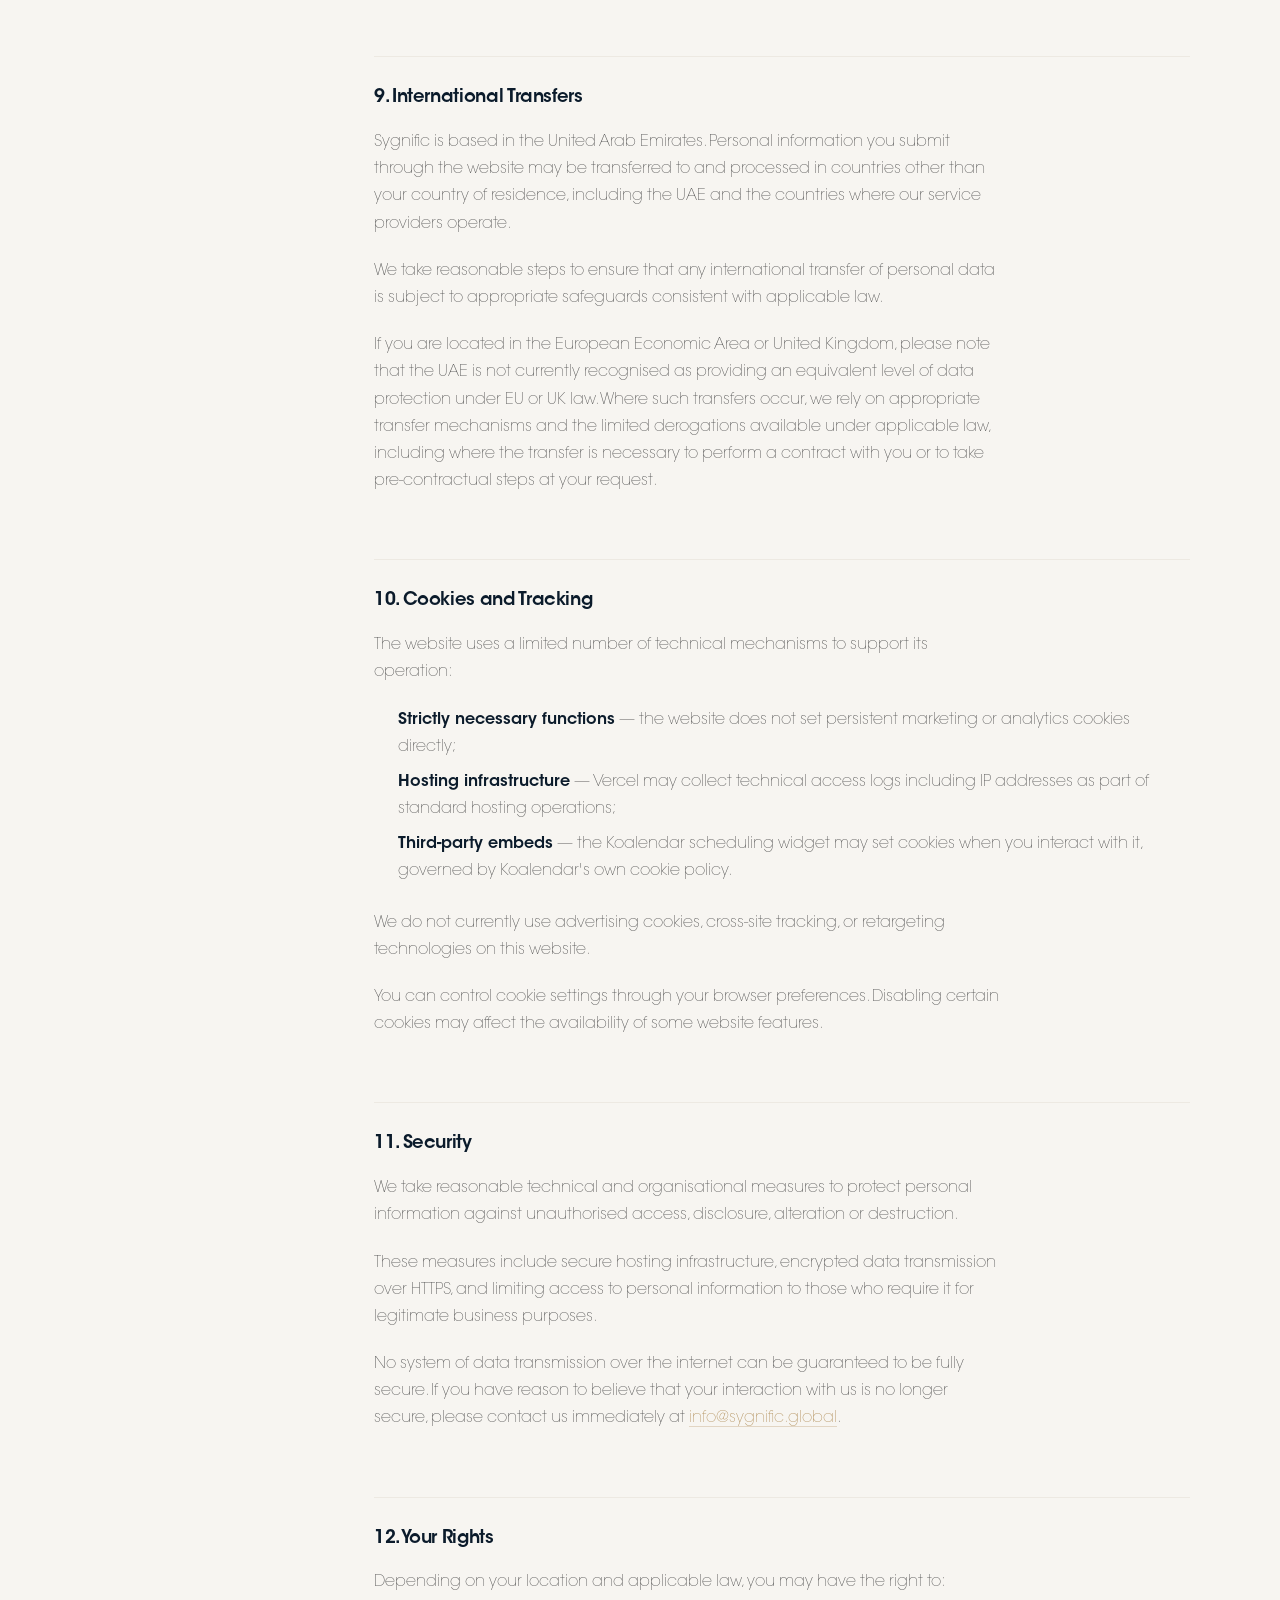
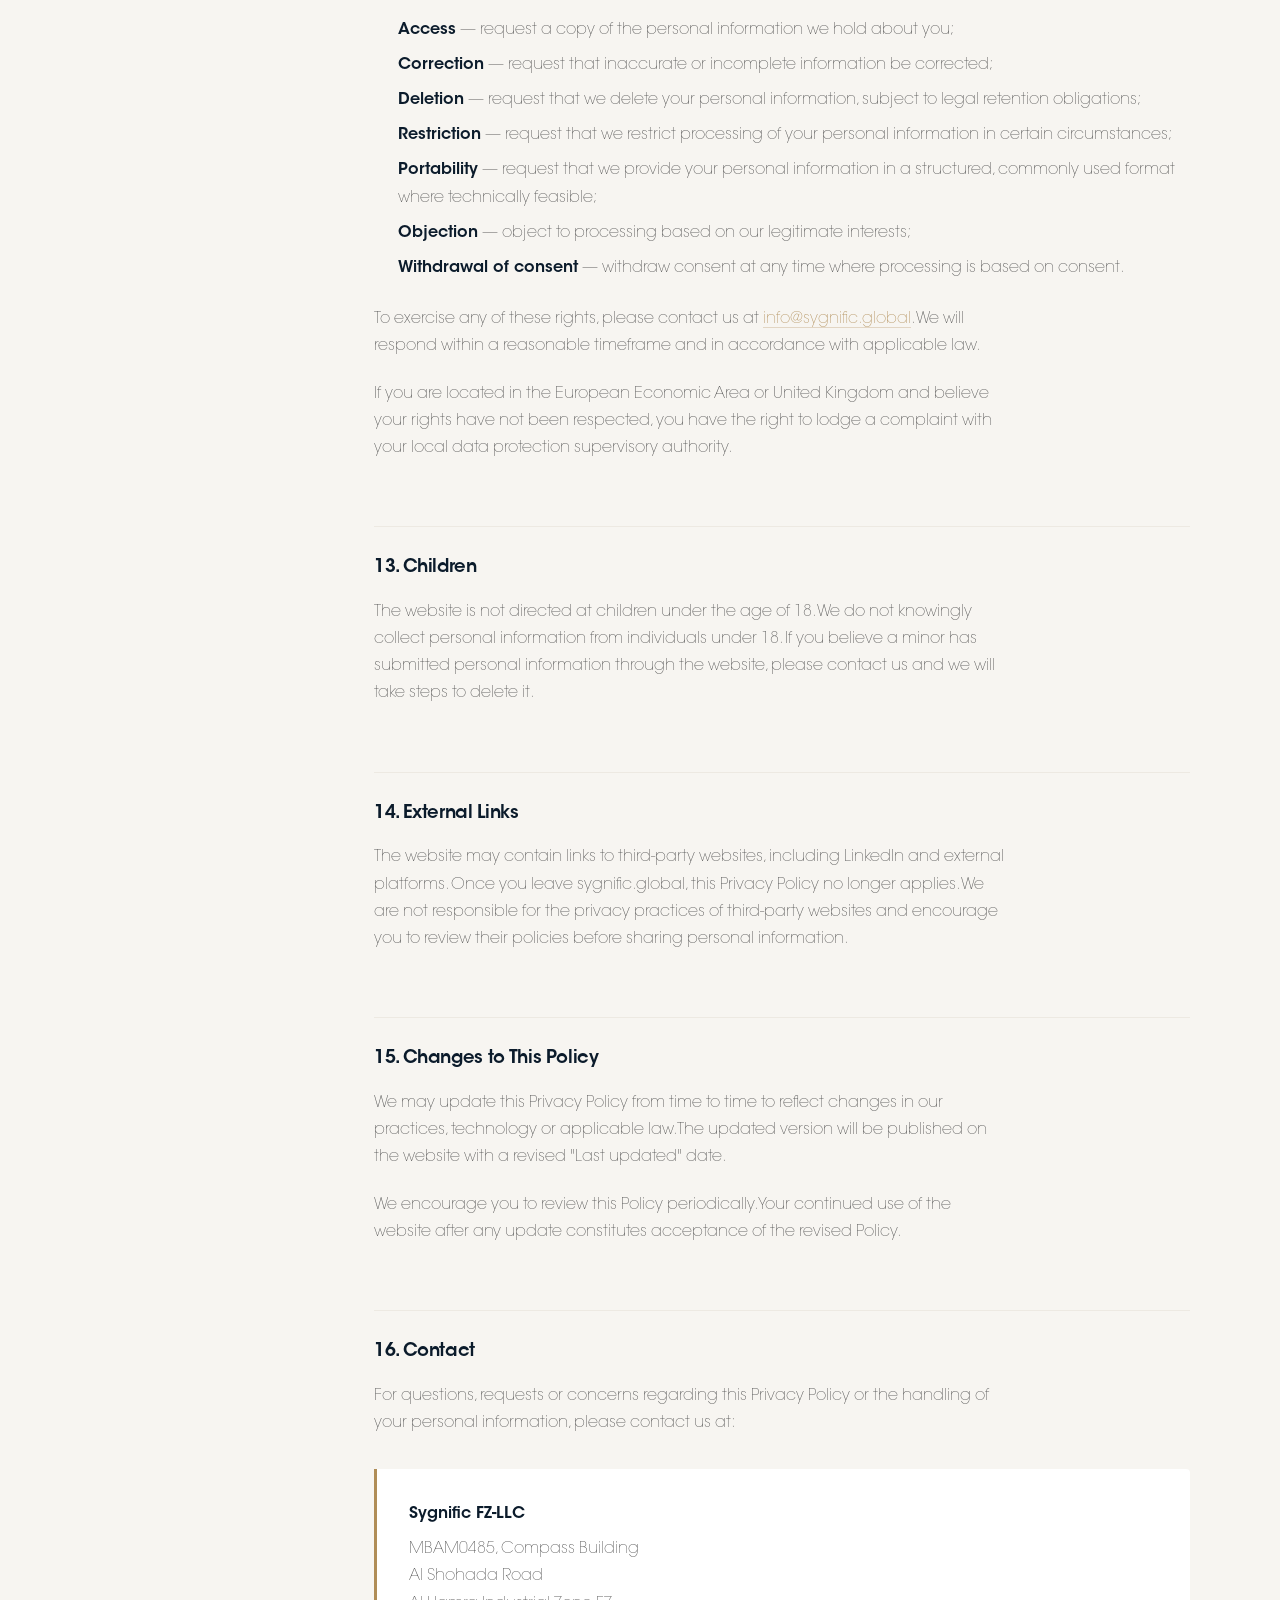
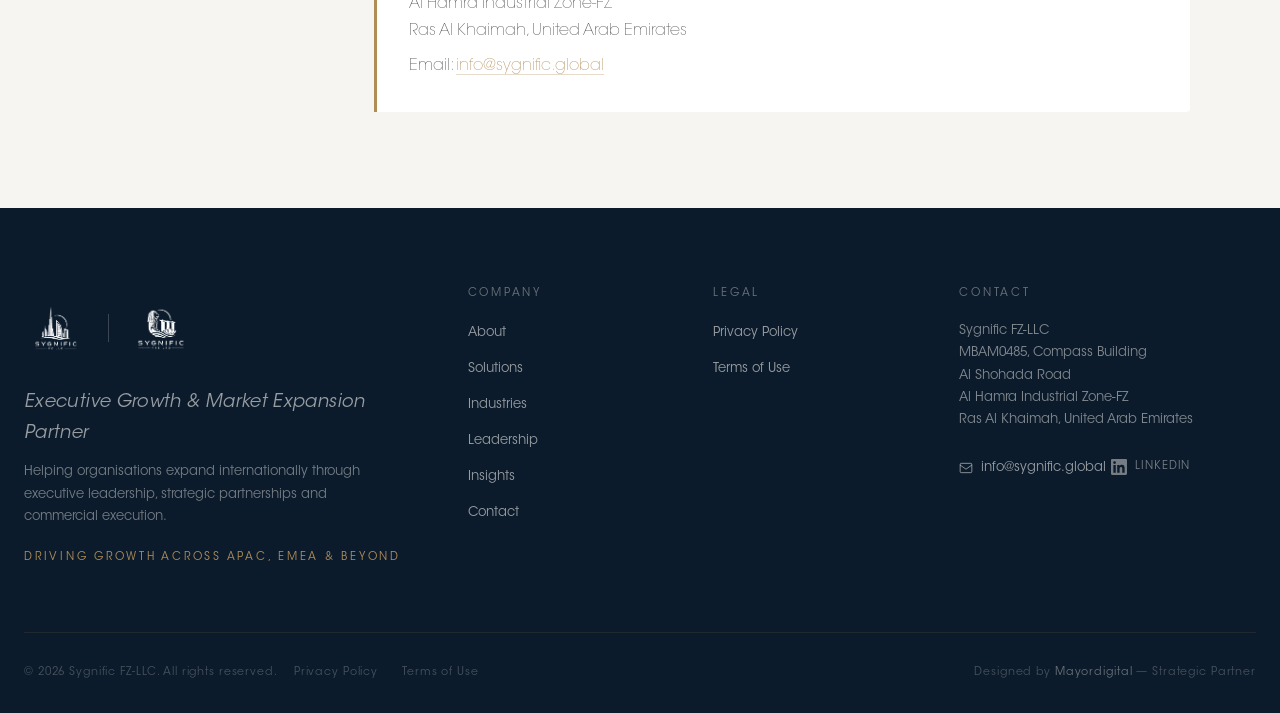
<file: privacy.html>
<!DOCTYPE html>
<html lang="en">
<head>
  <meta charset="UTF-8">
  <meta name="viewport" content="width=device-width, initial-scale=1.0">

  <!-- SEO -->
  <title>Privacy Policy | Sygnific</title>
  <meta name="description" content="Privacy Policy for sygnific.global. How Sygnific FZ-LLC collects, uses and protects personal information submitted through the website.">
  <meta name="robots" content="noindex, follow">

  <!-- Open Graph -->
  <meta property="og:type"        content="website">
  <meta property="og:title"       content="Privacy Policy | Sygnific">
  <meta property="og:description" content="How Sygnific FZ-LLC collects, uses and protects personal information submitted through the website.">
  <meta property="og:url"         content="https://sygnific.global/privacy">

  <link rel="canonical" href="https://sygnific.global/privacy">

  <!-- Favicon -->
  <link rel="icon" type="image/svg+xml" href="assets/images/favicon.svg">

  <!-- Styles -->
  <link rel="stylesheet" href="css/style.css">

  <style>

    /* ── LEGAL HERO ─────────────────────────────────────────── */

    .legal-hero {
      background: var(--color-navy);
      padding-block: var(--space-32) var(--space-20);
      text-align: center;
      position: relative;
      overflow: hidden;
    }

    .legal-hero::before {
      content: '';
      position: absolute;
      inset: 0;
      background: radial-gradient(ellipse 70% 60% at 50% 0%, rgba(176,141,87,0.07) 0%, transparent 70%);
      pointer-events: none;
    }

    .legal-hero .container {
      position: relative;
      z-index: 1;
    }

    .legal-hero-eyebrow {
      display: inline-block;
      font-size: var(--text-xs);
      font-weight: var(--font-weight-book);
      letter-spacing: var(--tracking-widest);
      text-transform: uppercase;
      color: var(--color-gold);
      margin-bottom: var(--space-5);
    }

    .legal-hero h1 {
      font-size: clamp(var(--text-3xl), 4vw, var(--text-5xl));
      font-weight: var(--font-weight-xl);
      color: var(--color-ivory);
      line-height: var(--leading-tight);
      letter-spacing: var(--tracking-tight);
      margin-bottom: var(--space-6);
    }

    .legal-hero-meta {
      font-size: var(--text-sm);
      color: rgba(247, 245, 241, 0.45);
      letter-spacing: var(--tracking-wide);
    }

    .legal-hero-divider {
      width: 40px;
      height: 1px;
      background: var(--color-gold);
      margin: var(--space-8) auto 0;
      opacity: 0.5;
    }

    /* ── LEGAL BODY ─────────────────────────────────────────── */

    .legal-body {
      background: var(--color-ivory);
      padding-block: var(--space-24);
    }

    .legal-layout {
      display: grid;
      grid-template-columns: 220px 1fr;
      gap: var(--space-16);
      align-items: start;
      max-width: 1100px;
      margin-inline: auto;
    }

    /* ── TABLE OF CONTENTS ──────────────────────────────────── */

    .legal-toc {
      position: sticky;
      top: calc(var(--header-height) + var(--space-8));
    }

    .legal-toc-label {
      font-size: var(--text-xs);
      font-weight: var(--font-weight-book);
      letter-spacing: var(--tracking-widest);
      text-transform: uppercase;
      color: var(--color-text-muted);
      margin-bottom: var(--space-4);
    }

    .legal-toc-list {
      list-style: none;
      margin: 0;
      padding: 0;
      display: flex;
      flex-direction: column;
      gap: var(--space-1);
    }

    .legal-toc-list a {
      font-size: var(--text-xs);
      color: var(--color-text-light);
      text-decoration: none;
      line-height: 1.5;
      display: block;
      padding: var(--space-1) 0 var(--space-1) var(--space-3);
      border-left: 2px solid transparent;
      transition: color var(--transition-fast), border-color var(--transition-fast);
    }

    .legal-toc-list a:hover {
      color: var(--color-gold);
      border-color: var(--color-gold);
    }

    /* ── CONTENT ────────────────────────────────────────────── */

    .legal-content {
      min-width: 0;
    }

    .legal-content h2 {
      font-size: var(--text-lg);
      font-weight: var(--font-weight-demi);
      color: var(--color-navy);
      letter-spacing: var(--tracking-tight);
      margin-top: var(--space-16);
      margin-bottom: var(--space-5);
      padding-top: var(--space-8);
      border-top: 1px solid var(--color-ivory-dark);
      scroll-margin-top: calc(var(--header-height) + var(--space-8));
    }

    .legal-content h2:first-child {
      margin-top: 0;
      padding-top: 0;
      border-top: none;
    }

    .legal-content p {
      font-size: var(--text-base);
      font-weight: var(--font-weight-xl);
      line-height: var(--leading-relaxed);
      color: var(--color-text);
      margin-bottom: var(--space-5);
    }

    .legal-content ul {
      margin: var(--space-3) 0 var(--space-6) var(--space-6);
      display: flex;
      flex-direction: column;
      gap: var(--space-2);
    }

    .legal-content ul li {
      font-size: var(--text-base);
      font-weight: var(--font-weight-xl);
      line-height: var(--leading-relaxed);
      color: var(--color-text);
    }

    .legal-content ul li::marker {
      color: var(--color-gold);
    }

    .legal-content a {
      color: var(--color-gold);
      text-decoration: none;
      border-bottom: 1px solid rgba(176, 141, 87, 0.3);
      transition: border-color var(--transition-fast);
    }

    .legal-content a:hover {
      border-color: var(--color-gold);
    }

    .legal-content strong {
      font-weight: var(--font-weight-demi);
      color: var(--color-navy);
    }

    .legal-contact-block {
      margin-top: var(--space-8);
      padding: var(--space-8);
      background: var(--color-white);
      border-left: 3px solid var(--color-gold);
      border-radius: 0 var(--radius-md) var(--radius-md) 0;
    }

    .legal-contact-block p {
      margin-bottom: var(--space-2);
    }

    .legal-contact-block p:last-child {
      margin-bottom: 0;
    }

    .legal-table {
      width: 100%;
      border-collapse: collapse;
      margin-bottom: var(--space-6);
      font-size: var(--text-sm);
    }

    .legal-table th {
      text-align: left;
      font-weight: var(--font-weight-demi);
      color: var(--color-navy);
      font-size: var(--text-xs);
      letter-spacing: var(--tracking-wide);
      text-transform: uppercase;
      padding: var(--space-3) var(--space-4);
      background: var(--color-ivory-dark);
      border-bottom: 1px solid rgba(11,27,43,0.1);
    }

    .legal-table td {
      padding: var(--space-4);
      border-bottom: 1px solid var(--color-ivory-dark);
      color: var(--color-text);
      font-weight: var(--font-weight-xl);
      line-height: var(--leading-relaxed);
      vertical-align: top;
    }

    .legal-table tr:last-child td {
      border-bottom: none;
    }

    /* ── RESPONSIVE ─────────────────────────────────────────── */

    @media (max-width: 900px) {
      .legal-layout {
        grid-template-columns: 1fr;
        gap: var(--space-10);
      }

      .legal-toc {
        position: static;
        border-bottom: 1px solid var(--color-ivory-dark);
        padding-bottom: var(--space-8);
      }

      .legal-table th,
      .legal-table td { padding: var(--space-3); }
    }

    @media (max-width: 600px) {
      .legal-hero { padding-block: var(--space-24) var(--space-16); }
      .legal-body  { padding-block: var(--space-16); }
      .legal-content h2 { font-size: var(--text-base); margin-top: var(--space-12); }
      .legal-table { font-size: 0.75rem; }
    }

  </style>
</head>
<body>

  <!-- ── HEADER ─────────────────────────────────────────────── -->
  <header class="site-header site-header--light" role="banner">
    <div class="header-inner">

      <div class="logo-pair">
        <a href="/" aria-label="Sygnific FZ-LLC — UAE">
          <div class="logo-img-wrap">
            <img src="assets/images/logo-ae.png" alt="Sygnific FZ-LLC — UAE" class="logo-img">
          </div>
        </a>
        <span class="logo-pair-sep"></span>
        <a href="/" aria-label="Sygnific Pte Ltd — Singapore">
          <div class="logo-img-wrap">
            <img src="assets/images/logo-sg.png" alt="Sygnific Pte Ltd — Singapore" class="logo-img">
          </div>
        </a>
      </div>

      <nav class="site-nav" aria-label="Primary navigation">
        <a href="/"               class="nav-link">Home</a>
        <a href="about.html"      class="nav-link">About</a>
        <a href="solutions.html"  class="nav-link">Solutions</a>
        <a href="industries.html" class="nav-link">Industries</a>
        <a href="leadership.html" class="nav-link">Leadership</a>
        <a href="insights.html"   class="nav-link">Insights</a>
        <a href="contact.html"    class="nav-link">Contact</a>
      </nav>

      <div class="header-cta">
        <a href="contact.html#contact-form" class="btn btn--secondary btn--sm">Begin a Partnership</a>
      </div>

      <button
        class="hamburger"
        aria-label="Open navigation menu"
        aria-expanded="false"
        aria-controls="mobile-nav"
        style="--hamburger-color: var(--color-navy);"
      >
        <span class="hamburger-line"></span>
        <span class="hamburger-line"></span>
        <span class="hamburger-line"></span>
      </button>

    </div>
  </header>

  <!-- ── MOBILE NAV ─────────────────────────────────────────── -->
  <nav class="mobile-nav" id="mobile-nav" aria-label="Mobile navigation" aria-hidden="true" role="dialog" aria-modal="true">
    <button class="mobile-nav-close" aria-label="Close navigation menu">
      <svg width="24" height="24" viewBox="0 0 24 24" fill="none" stroke="currentColor" stroke-width="1.5" stroke-linecap="round" aria-hidden="true">
        <line x1="4" y1="4" x2="20" y2="20"/>
        <line x1="20" y1="4" x2="4" y2="20"/>
      </svg>
    </button>
    <a href="/"               class="nav-link">Home</a>
    <a href="about.html"      class="nav-link">About</a>
    <a href="solutions.html"  class="nav-link">Solutions</a>
    <a href="industries.html" class="nav-link">Industries</a>
    <a href="leadership.html" class="nav-link">Leadership</a>
    <a href="insights.html"   class="nav-link">Insights</a>
    <a href="contact.html"    class="nav-link">Contact</a>
    <div class="mobile-nav-footer">sygnific.global</div>
  </nav>

  <main id="main-content">

    <!-- ══ HERO ═════════════════════════════════════════════════ -->
    <section class="legal-hero">
      <div class="container">
        <span class="legal-hero-eyebrow">Legal</span>
        <h1>Privacy Policy</h1>
        <p class="legal-hero-meta">Last updated: 16 July 2026</p>
        <div class="legal-hero-divider"></div>
      </div>
    </section>

    <!-- ══ CONTENT ══════════════════════════════════════════════ -->
    <section class="legal-body">
      <div class="container">
        <div class="legal-layout">

          <!-- Sidebar TOC -->
          <aside class="legal-toc" aria-label="Table of contents">
            <p class="legal-toc-label">Contents</p>
            <ul class="legal-toc-list">
              <li><a href="#controller">1. Who We Are</a></li>
              <li><a href="#what-we-collect">2. What We Collect</a></li>
              <li><a href="#how-we-collect">3. How We Collect It</a></li>
              <li><a href="#why-we-use">4. How We Use Your Data</a></li>
              <li><a href="#legal-basis">5. Legal Basis</a></li>
              <li><a href="#retention">6. How Long We Keep It</a></li>
              <li><a href="#sharing">7. Who We Share It With</a></li>
              <li><a href="#third-party">8. Third-Party Services</a></li>
              <li><a href="#transfers">9. International Transfers</a></li>
              <li><a href="#cookies">10. Cookies &amp; Tracking</a></li>
              <li><a href="#security">11. Security</a></li>
              <li><a href="#rights">12. Your Rights</a></li>
              <li><a href="#children">13. Children</a></li>
              <li><a href="#links">14. External Links</a></li>
              <li><a href="#changes">15. Changes to This Policy</a></li>
              <li><a href="#contact">16. Contact</a></li>
            </ul>
          </aside>

          <!-- Main content -->
          <article class="legal-content">

            <h2 id="controller">1. Who We Are</h2>
            <p>This Privacy Policy explains how <strong>Sygnific FZ-LLC</strong> collects, uses, stores and protects personal information obtained through <strong>sygnific.global</strong> and any related communications.</p>
            <p>Sygnific FZ-LLC is the data controller responsible for personal information collected through the website.</p>
            <div class="legal-contact-block">
              <p><strong>Sygnific FZ-LLC</strong></p>
              <p>MBAM0485, Compass Building<br>Al Shohada Road<br>Al Hamra Industrial Zone-FZ<br>Ras Al Khaimah, United Arab Emirates</p>
              <p>Email: <a href="mailto:info@sygnific.global">info@sygnific.global</a></p>
            </div>
            <p style="margin-top:var(--space-6);">In this Policy, "Sygnific", "we", "us" and "our" refer to Sygnific FZ-LLC. "You" refers to any person accessing the website or submitting information through it.</p>

            <h2 id="what-we-collect">2. What We Collect</h2>
            <p>We collect only the information you choose to provide. Depending on how you interact with the website, this may include:</p>

            <table class="legal-table">
              <thead>
                <tr>
                  <th>Category</th>
                  <th>Examples</th>
                </tr>
              </thead>
              <tbody>
                <tr>
                  <td><strong>Identity</strong></td>
                  <td>Full name</td>
                </tr>
                <tr>
                  <td><strong>Professional</strong></td>
                  <td>Company or organisation name, area of interest or enquiry type</td>
                </tr>
                <tr>
                  <td><strong>Contact</strong></td>
                  <td>Email address</td>
                </tr>
                <tr>
                  <td><strong>Enquiry content</strong></td>
                  <td>The message or description you include in a website enquiry</td>
                </tr>
                <tr>
                  <td><strong>Scheduling</strong></td>
                  <td>Name, email address and preferred time slot when booking a call through our scheduling platform</td>
                </tr>
                <tr>
                  <td><strong>Technical</strong></td>
                  <td>IP address, browser type, device type, pages visited and approximate location, collected automatically by our hosting infrastructure</td>
                </tr>
              </tbody>
            </table>

            <p>We do not collect sensitive personal data such as health information, financial account details, government identification numbers, or political or religious views.</p>

            <h2 id="how-we-collect">3. How We Collect It</h2>
            <p>We collect personal information through the following means:</p>
            <ul>
              <li><strong>Contact form</strong> — when you submit an enquiry through the website form;</li>
              <li><strong>Meeting scheduling</strong> — when you book an introductory or strategy call through our scheduling platform;</li>
              <li><strong>Email</strong> — when you contact us directly at info@sygnific.global;</li>
              <li><strong>Automatic collection</strong> — technical data collected by our hosting infrastructure when you visit the website.</li>
            </ul>
            <p>We do not purchase personal data from third parties or collect information from social media profiles without your direct involvement.</p>

            <h2 id="why-we-use">4. How We Use Your Data</h2>
            <p>We use the information we collect for the following purposes:</p>
            <ul>
              <li>reviewing and responding to your enquiry;</li>
              <li>arranging and managing introductory or strategy calls;</li>
              <li>evaluating whether a potential engagement may be appropriate;</li>
              <li>preparing and delivering a proposal where requested;</li>
              <li>managing the resulting business relationship if an engagement proceeds;</li>
              <li>communicating relevant updates about Sygnific services where you have consented or where we have a legitimate interest;</li>
              <li>complying with applicable legal and record-keeping obligations;</li>
              <li>maintaining the security and functionality of the website.</li>
            </ul>
            <p>We do not use your personal information for automated decision-making or profiling.</p>

            <h2 id="legal-basis">5. Legal Basis for Processing</h2>
            <p>Where applicable data protection laws require a legal basis for processing personal data, we rely on the following:</p>
            <ul>
              <li><strong>Contractual necessity</strong> — to take steps prior to entering into an agreement and to fulfil our obligations under it;</li>
              <li><strong>Legitimate interests</strong> — to respond to enquiries, manage business relationships and maintain the security of the website, provided that our interests are not overridden by your rights;</li>
              <li><strong>Legal obligation</strong> — to comply with applicable laws, regulations and governmental requests;</li>
              <li><strong>Consent</strong> — where we have obtained your prior agreement for a specific use, such as sending executive updates or insights.</li>
            </ul>
            <p>Where we rely on consent, you may withdraw it at any time by contacting us at <a href="mailto:info@sygnific.global">info@sygnific.global</a>. Withdrawal does not affect the lawfulness of processing carried out before withdrawal.</p>

            <h2 id="retention">6. How Long We Keep It</h2>
            <p>We retain personal information only for as long as necessary for the purpose for which it was collected, or as required by applicable law.</p>
            <ul>
              <li><strong>Enquiries that do not lead to an engagement</strong> — retained for up to 24 months to enable us to respond to any follow-up contact;</li>
              <li><strong>Engagements that proceed</strong> — retained for the duration of the engagement and for a period of up to 7 years thereafter for legal and record-keeping purposes;</li>
              <li><strong>Meeting scheduling records</strong> — retained in accordance with the scheduling platform's own retention policy;</li>
              <li><strong>Technical data</strong> — typically retained for up to 90 days by our hosting infrastructure.</li>
            </ul>
            <p>When personal information is no longer required, it is securely deleted or anonymised.</p>

            <h2 id="sharing">7. Who We Share It With</h2>
            <p>We do not sell, rent or trade your personal information. We may share it with:</p>
            <ul>
              <li><strong>Service providers</strong> — third-party platforms that support the operation of the website and our business processes (see section 8);</li>
              <li><strong>Professional advisers</strong> — lawyers, accountants or auditors where necessary for compliance, dispute resolution or due diligence;</li>
              <li><strong>Competent authorities</strong> — where required by law, court order or regulatory request.</li>
            </ul>
            <p>Where we share personal information with service providers, we take reasonable steps to ensure they process it only on our behalf and in accordance with applicable law.</p>

            <h2 id="third-party">8. Third-Party Services</h2>
            <p>The website uses the following third-party services that may process personal data:</p>

            <table class="legal-table">
              <thead>
                <tr>
                  <th>Service</th>
                  <th>Purpose</th>
                  <th>Data involved</th>
                </tr>
              </thead>
              <tbody>
                <tr>
                  <td><strong>Web3Forms</strong></td>
                  <td>Processes contact form submissions and delivers them to us by email</td>
                  <td>Name, company, email, enquiry type, message</td>
                </tr>
                <tr>
                  <td><strong>Koalendar</strong></td>
                  <td>Meeting scheduling platform for booking introductory calls</td>
                  <td>Name, email, selected time slot</td>
                </tr>
                <tr>
                  <td><strong>Vercel</strong></td>
                  <td>Website hosting and content delivery</td>
                  <td>IP address, technical access logs</td>
                </tr>
                <tr>
                  <td><strong>LinkedIn</strong></td>
                  <td>Linked from the website; interactions are governed by LinkedIn's own policies</td>
                  <td>Governed by LinkedIn's Privacy Policy</td>
                </tr>
              </tbody>
            </table>

            <p>Each of these providers operates under its own terms of service and privacy policy. We encourage you to review those policies if you have questions about how they handle personal data.</p>

            <h2 id="transfers">9. International Transfers</h2>
            <p>Sygnific is based in the United Arab Emirates. Personal information you submit through the website may be transferred to and processed in countries other than your country of residence, including the UAE and the countries where our service providers operate.</p>
            <p>We take reasonable steps to ensure that any international transfer of personal data is subject to appropriate safeguards consistent with applicable law.</p>
            <p>If you are located in the European Economic Area or United Kingdom, please note that the UAE is not currently recognised as providing an equivalent level of data protection under EU or UK law. Where such transfers occur, we rely on appropriate transfer mechanisms and the limited derogations available under applicable law, including where the transfer is necessary to perform a contract with you or to take pre-contractual steps at your request.</p>

            <h2 id="cookies">10. Cookies and Tracking</h2>
            <p>The website uses a limited number of technical mechanisms to support its operation:</p>
            <ul>
              <li><strong>Strictly necessary functions</strong> — the website does not set persistent marketing or analytics cookies directly;</li>
              <li><strong>Hosting infrastructure</strong> — Vercel may collect technical access logs including IP addresses as part of standard hosting operations;</li>
              <li><strong>Third-party embeds</strong> — the Koalendar scheduling widget may set cookies when you interact with it, governed by Koalendar's own cookie policy.</li>
            </ul>
            <p>We do not currently use advertising cookies, cross-site tracking, or retargeting technologies on this website.</p>
            <p>You can control cookie settings through your browser preferences. Disabling certain cookies may affect the availability of some website features.</p>

            <h2 id="security">11. Security</h2>
            <p>We take reasonable technical and organisational measures to protect personal information against unauthorised access, disclosure, alteration or destruction.</p>
            <p>These measures include secure hosting infrastructure, encrypted data transmission over HTTPS, and limiting access to personal information to those who require it for legitimate business purposes.</p>
            <p>No system of data transmission over the internet can be guaranteed to be fully secure. If you have reason to believe that your interaction with us is no longer secure, please contact us immediately at <a href="mailto:info@sygnific.global">info@sygnific.global</a>.</p>

            <h2 id="rights">12. Your Rights</h2>
            <p>Depending on your location and applicable law, you may have the right to:</p>
            <ul>
              <li><strong>Access</strong> — request a copy of the personal information we hold about you;</li>
              <li><strong>Correction</strong> — request that inaccurate or incomplete information be corrected;</li>
              <li><strong>Deletion</strong> — request that we delete your personal information, subject to legal retention obligations;</li>
              <li><strong>Restriction</strong> — request that we restrict processing of your personal information in certain circumstances;</li>
              <li><strong>Portability</strong> — request that we provide your personal information in a structured, commonly used format where technically feasible;</li>
              <li><strong>Objection</strong> — object to processing based on our legitimate interests;</li>
              <li><strong>Withdrawal of consent</strong> — withdraw consent at any time where processing is based on consent.</li>
            </ul>
            <p>To exercise any of these rights, please contact us at <a href="mailto:info@sygnific.global">info@sygnific.global</a>. We will respond within a reasonable timeframe and in accordance with applicable law.</p>
            <p>If you are located in the European Economic Area or United Kingdom and believe your rights have not been respected, you have the right to lodge a complaint with your local data protection supervisory authority.</p>

            <h2 id="children">13. Children</h2>
            <p>The website is not directed at children under the age of 18. We do not knowingly collect personal information from individuals under 18. If you believe a minor has submitted personal information through the website, please contact us and we will take steps to delete it.</p>

            <h2 id="links">14. External Links</h2>
            <p>The website may contain links to third-party websites, including LinkedIn and external platforms. Once you leave sygnific.global, this Privacy Policy no longer applies. We are not responsible for the privacy practices of third-party websites and encourage you to review their policies before sharing personal information.</p>

            <h2 id="changes">15. Changes to This Policy</h2>
            <p>We may update this Privacy Policy from time to time to reflect changes in our practices, technology or applicable law. The updated version will be published on the website with a revised "Last updated" date.</p>
            <p>We encourage you to review this Policy periodically. Your continued use of the website after any update constitutes acceptance of the revised Policy.</p>

            <h2 id="contact">16. Contact</h2>
            <p>For questions, requests or concerns regarding this Privacy Policy or the handling of your personal information, please contact us at:</p>
            <div class="legal-contact-block">
              <p><strong>Sygnific FZ-LLC</strong></p>
              <p>MBAM0485, Compass Building<br>Al Shohada Road<br>Al Hamra Industrial Zone-FZ<br>Ras Al Khaimah, United Arab Emirates</p>
              <p>Email: <a href="mailto:info@sygnific.global">info@sygnific.global</a></p>
            </div>

          </article>

        </div>
      </div>
    </section>

  </main>


  <!-- ── FOOTER ─────────────────────────────────────────────── -->
  <footer class="site-footer" role="contentinfo">
    <div class="container">

      <div class="footer-grid">

        <div class="footer-brand">
          <div class="logo-pair" style="margin-bottom:var(--space-5);">
            <a href="/" aria-label="Sygnific FZ-LLC — UAE">
              <div class="logo-img-wrap">
                <img src="assets/images/logo-ae.png" alt="Sygnific FZ-LLC — UAE" class="logo-img logo-img--invert">
              </div>
            </a>
            <span class="logo-pair-sep logo-pair-sep--invert"></span>
            <a href="/" aria-label="Sygnific Pte Ltd — Singapore">
              <div class="logo-img-wrap">
                <img src="assets/images/logo-sg.png" alt="Sygnific Pte Ltd — Singapore" class="logo-img logo-img--invert">
              </div>
            </a>
          </div>
          <p class="footer-tagline">Executive Growth &amp; Market Expansion Partner</p>
          <p class="footer-desc">Helping organisations expand internationally through executive leadership, strategic partnerships and commercial execution.</p>
          <span class="footer-subtag">Driving Growth Across APAC, EMEA &amp; Beyond</span>
        </div>

        <div class="footer-col">
          <h4>Company</h4>
          <nav aria-label="Footer company links">
            <ul class="footer-links">
              <li><a href="about.html">About</a></li>
              <li><a href="solutions.html">Solutions</a></li>
              <li><a href="industries.html">Industries</a></li>
              <li><a href="leadership.html">Leadership</a></li>
              <li><a href="insights.html">Insights</a></li>
              <li><a href="contact.html">Contact</a></li>
            </ul>
          </nav>
        </div>

        <div class="footer-col">
          <h4>Legal</h4>
          <nav aria-label="Footer legal links">
            <ul class="footer-links">
              <li><a href="privacy.html">Privacy Policy</a></li>
              <li><a href="terms.html">Terms of Use</a></li>
            </ul>
          </nav>
        </div>

        <div class="footer-col">
          <h4>Contact</h4>
          <address class="footer-address" style="font-style:normal;">
            Sygnific FZ-LLC<br>
            MBAM0485, Compass Building<br>
            Al Shohada Road<br>
            Al Hamra Industrial Zone-FZ<br>
            Ras Al Khaimah, United Arab Emirates
          </address>
          <a href="mailto:info@sygnific.global" class="footer-email">
            <svg width="14" height="14" viewBox="0 0 24 24" fill="none" stroke="currentColor" stroke-width="1.5" aria-hidden="true">
              <rect x="2" y="4" width="20" height="16" rx="2"/>
              <path d="M2 7l10 7 10-7"/>
            </svg>
            info@sygnific.global
          </a>
          <a href="https://www.linkedin.com/company/sygnific-global/" class="footer-linkedin" target="_blank" rel="noopener noreferrer" aria-label="Sygnific on LinkedIn">
            <svg width="14" height="14" viewBox="0 0 24 24" fill="currentColor" aria-hidden="true"><path d="M20.447 20.452h-3.554v-5.569c0-1.328-.027-3.037-1.852-3.037-1.853 0-2.136 1.445-2.136 2.939v5.667H9.351V9h3.414v1.561h.046c.477-.9 1.637-1.85 3.37-1.85 3.601 0 4.267 2.37 4.267 5.455v6.286zM5.337 7.433a2.062 2.062 0 01-2.063-2.065 2.064 2.064 0 112.063 2.065zm1.782 13.019H3.555V9h3.564v11.452zM22.225 0H1.771C.792 0 0 .774 0 1.729v20.542C0 23.227.792 24 1.771 24h20.451C23.2 24 24 23.227 24 22.271V1.729C24 .774 23.2 0 22.222 0h.003z"/></svg>
            LinkedIn
          </a>
        </div>

      </div>

      <div class="footer-bottom">
        <span class="footer-copyright">&copy; <span class="footer-year"></span> Sygnific FZ-LLC. All rights reserved.</span>
        <nav class="footer-legal-inline" aria-label="Footer legal">
          <a href="privacy.html">Privacy Policy</a>
          <a href="terms.html">Terms of Use</a>
        </nav>
        <span class="footer-credit">Designed by <a href="https://www.mayordigital.com/en" target="_blank" rel="noopener noreferrer">Mayordigital</a> &mdash; Strategic Partner</span>
      </div>

    </div>
  </footer>

  <button class="back-to-top" aria-label="Back to top">
    <svg width="14" height="14" viewBox="0 0 14 14" fill="none" stroke="currentColor" stroke-width="1.5" stroke-linecap="round" stroke-linejoin="round" aria-hidden="true">
      <polyline points="2,9 7,4 12,9"/>
    </svg>
  </button>

  <script src="js/main.js" defer></script>

</body>
</html>
</file>
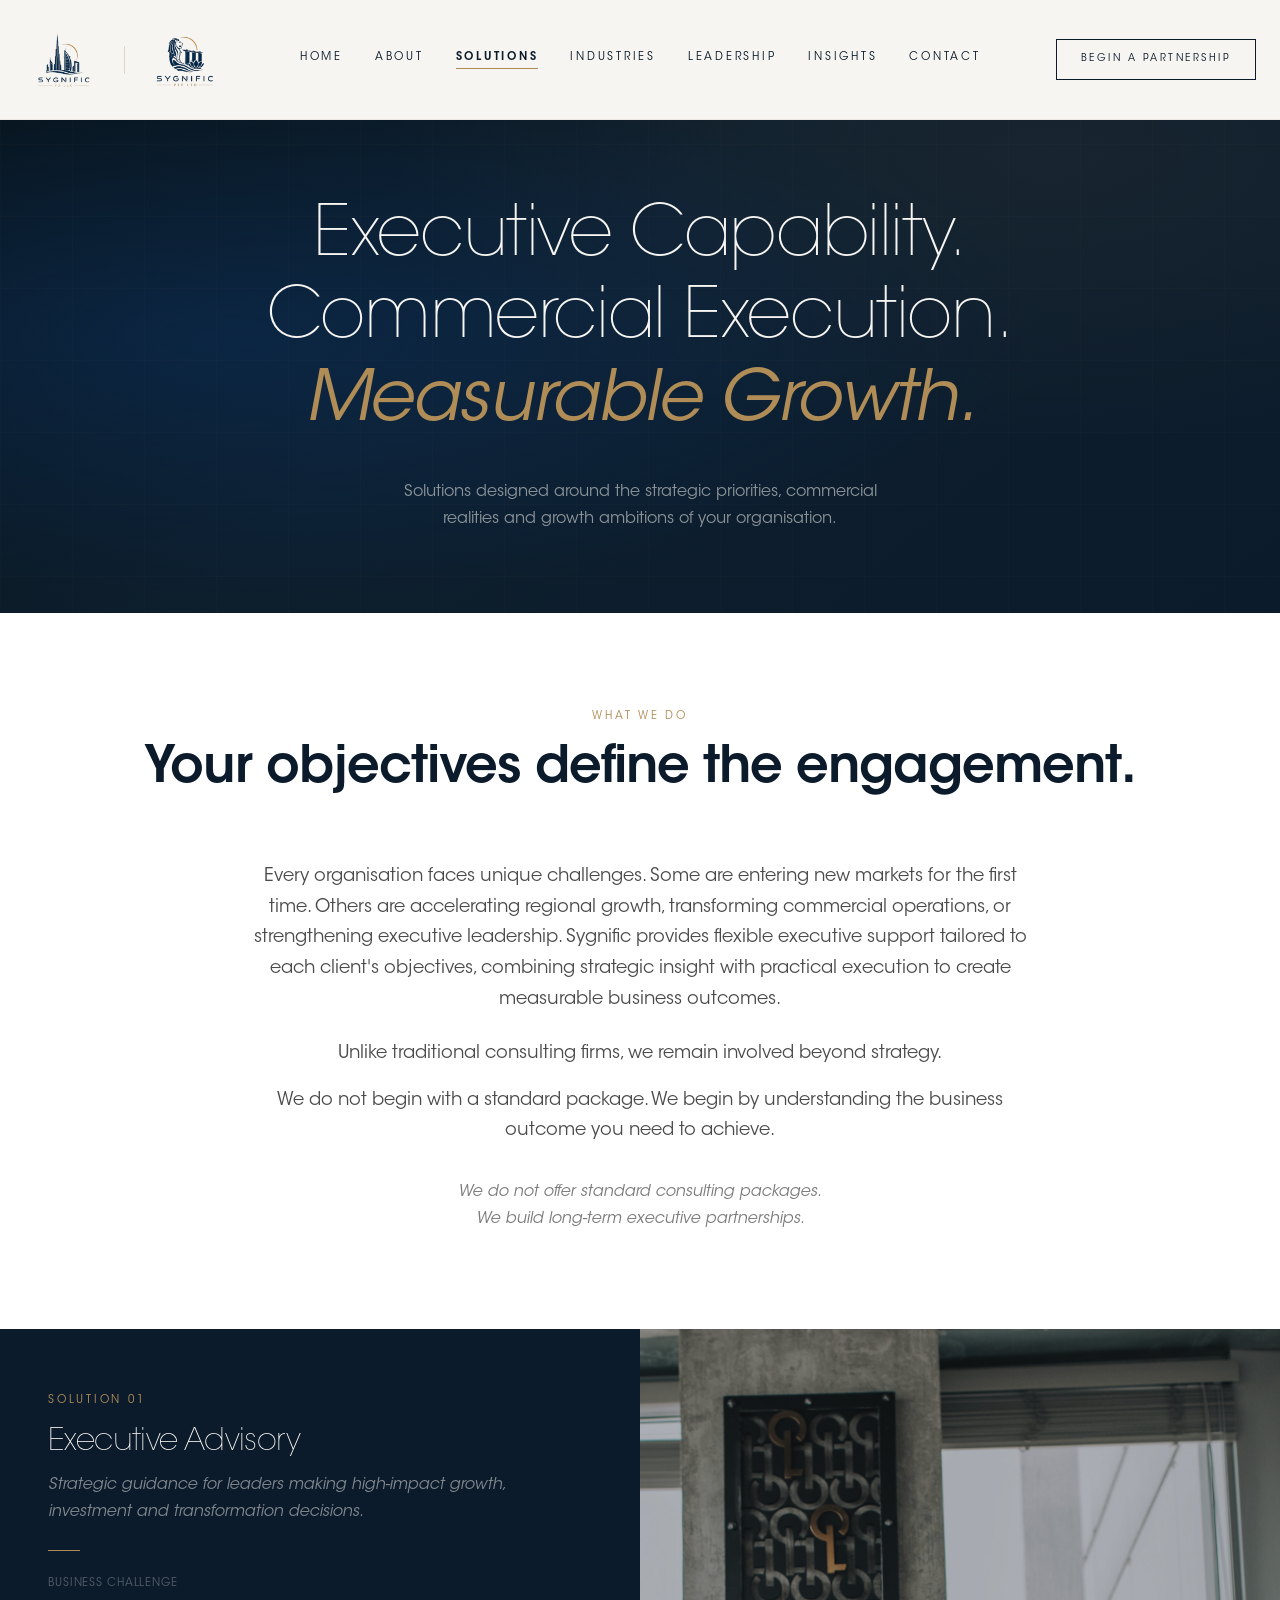
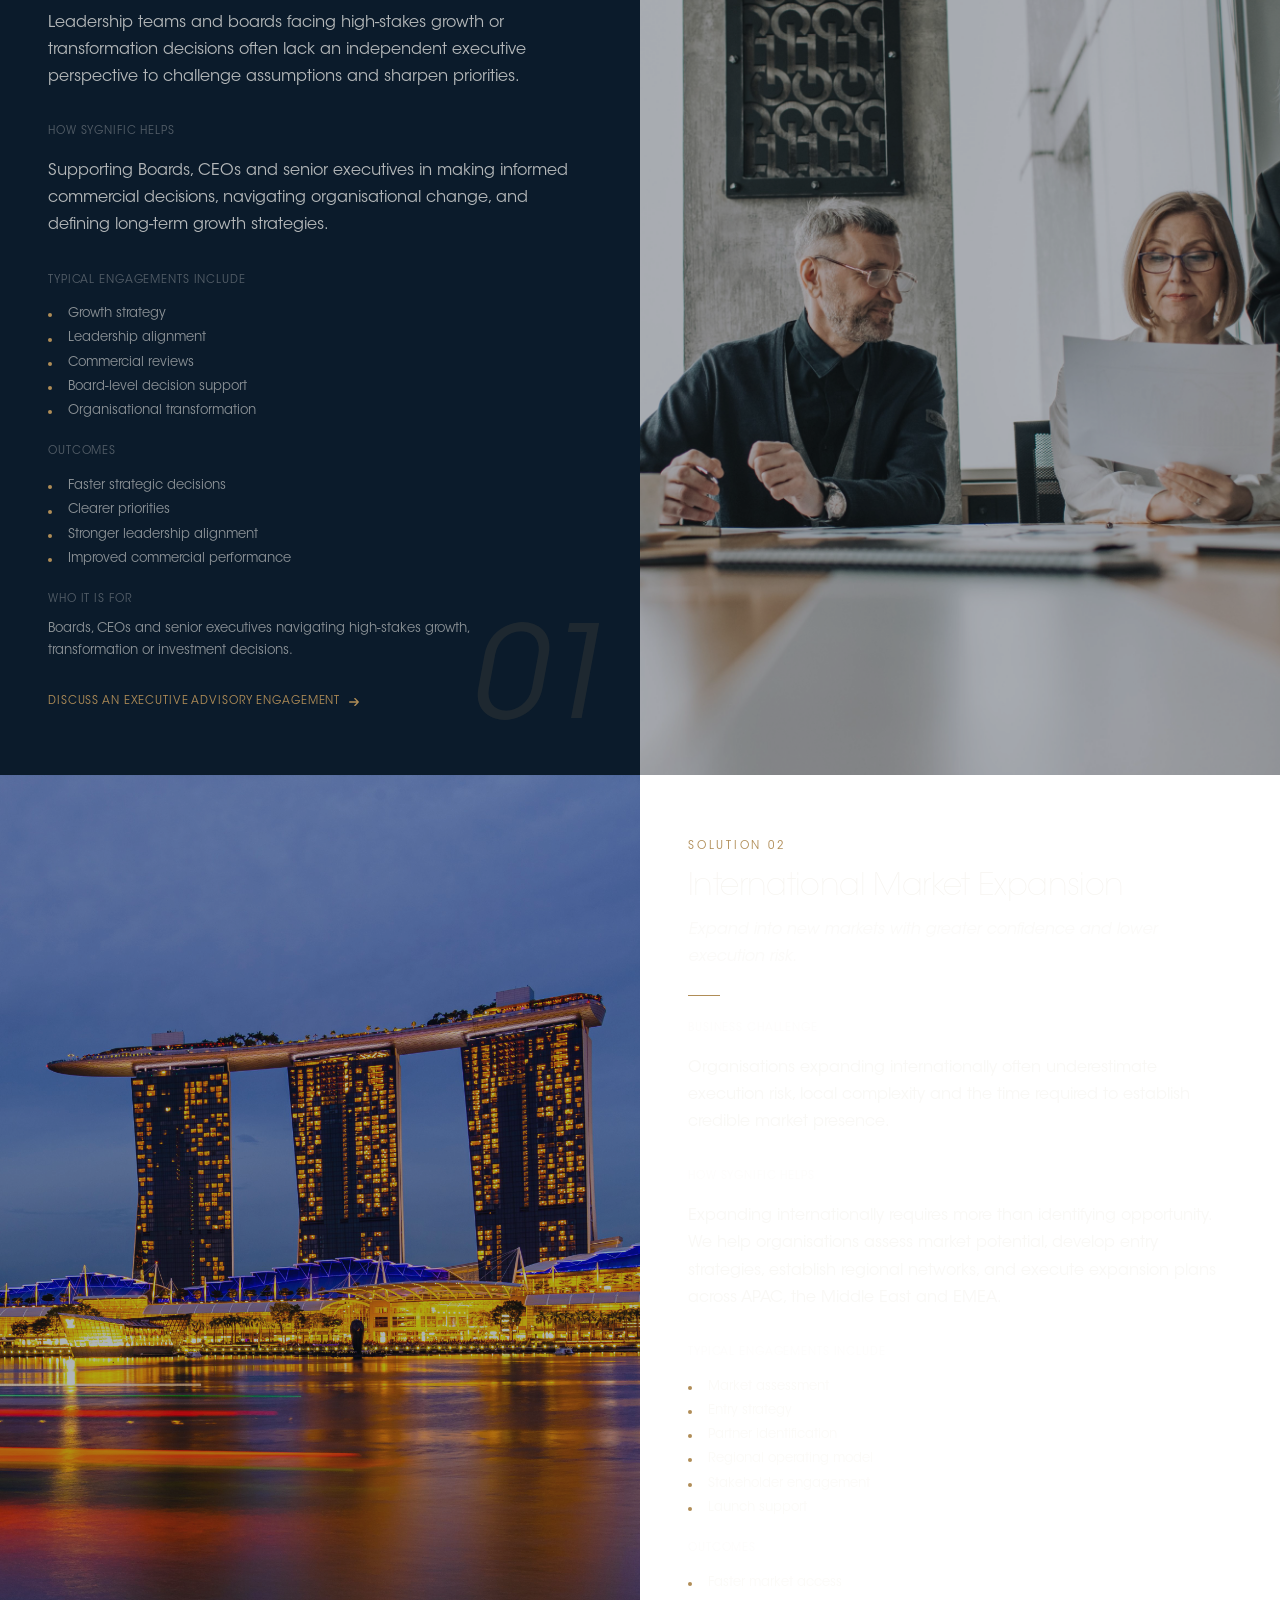
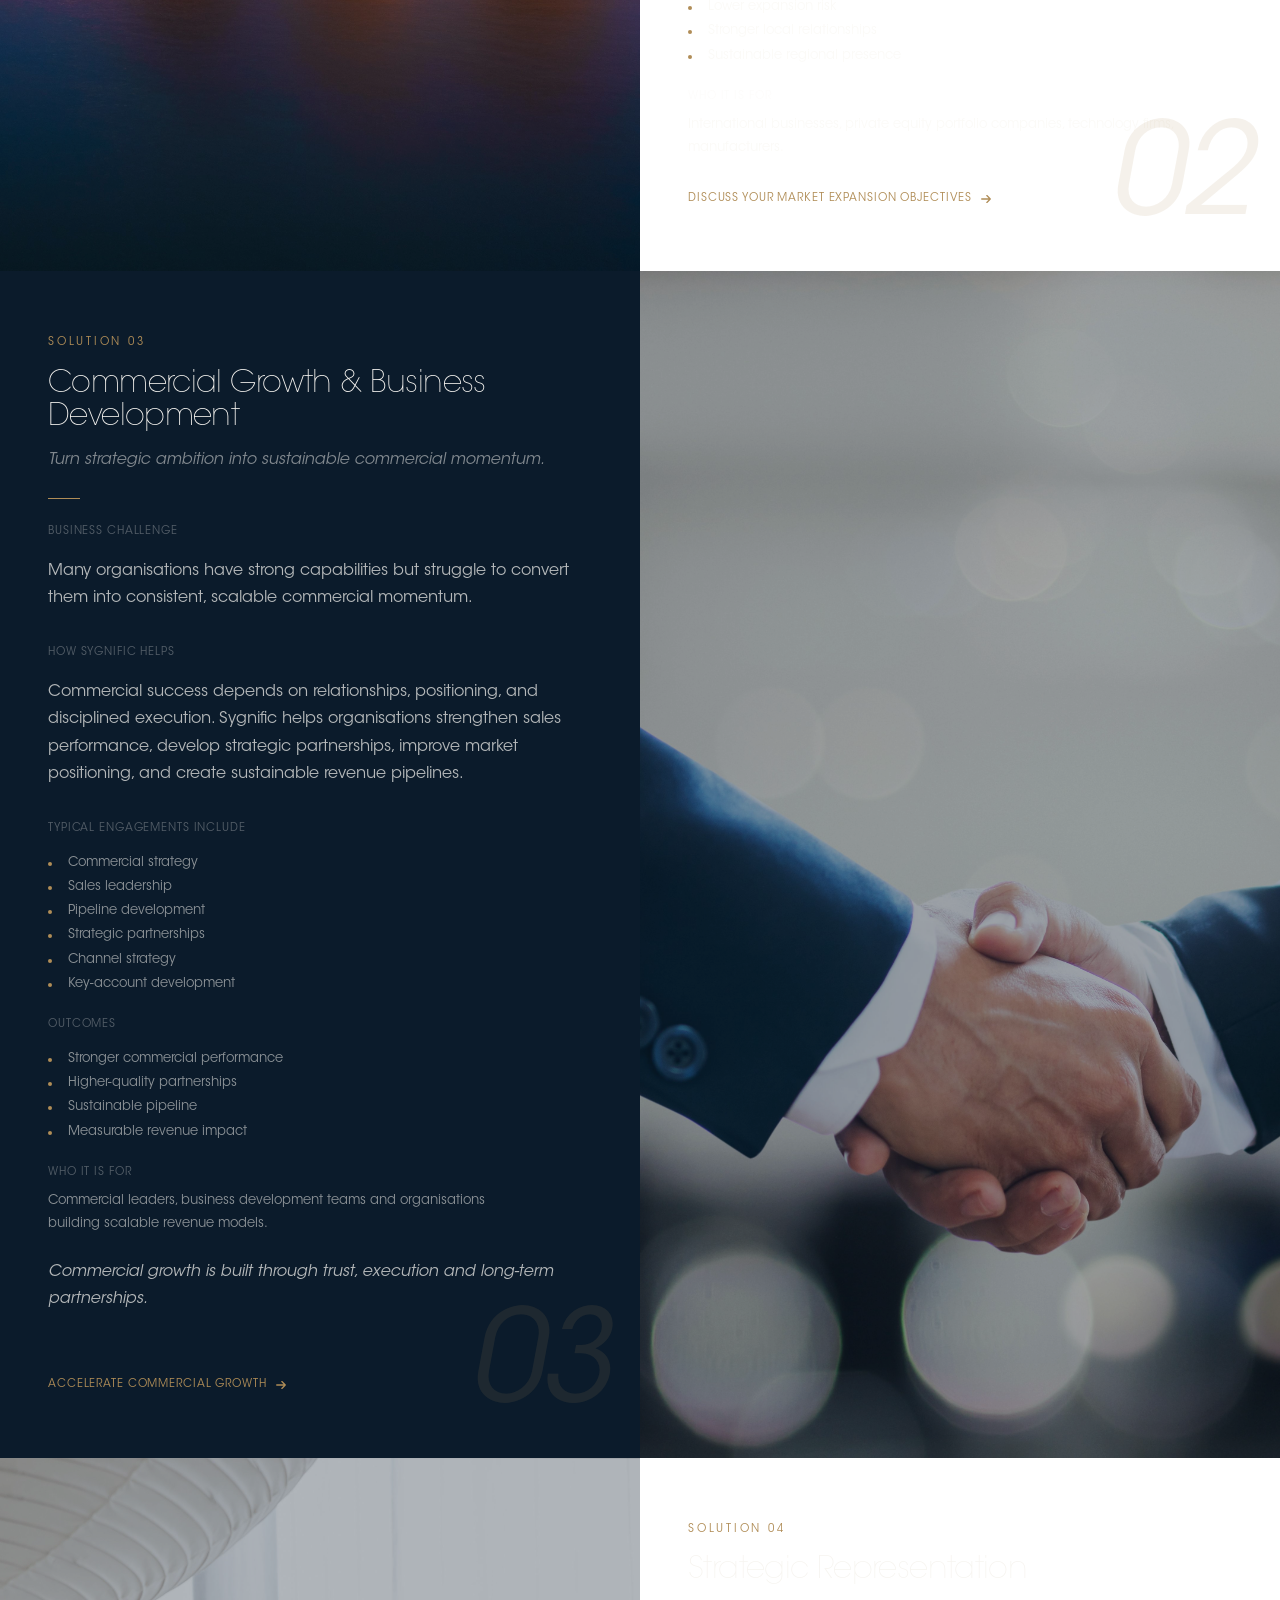
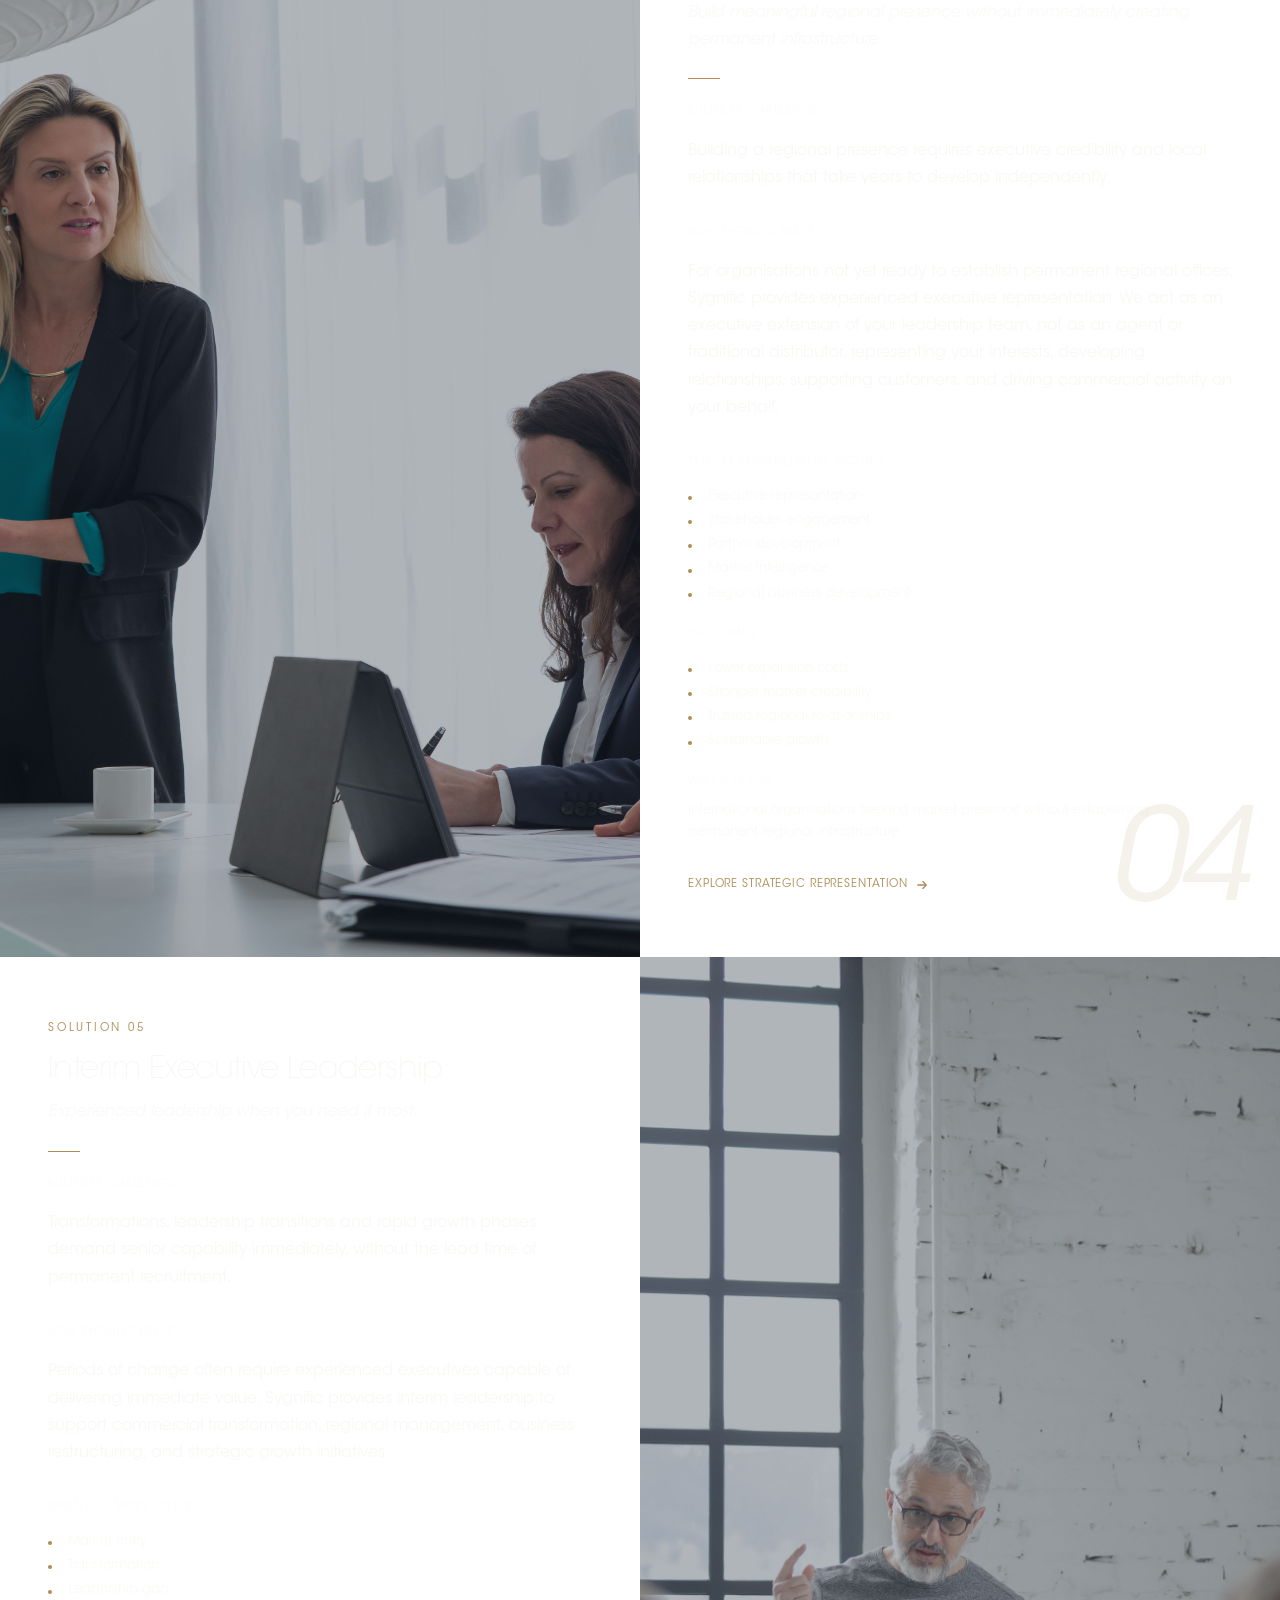
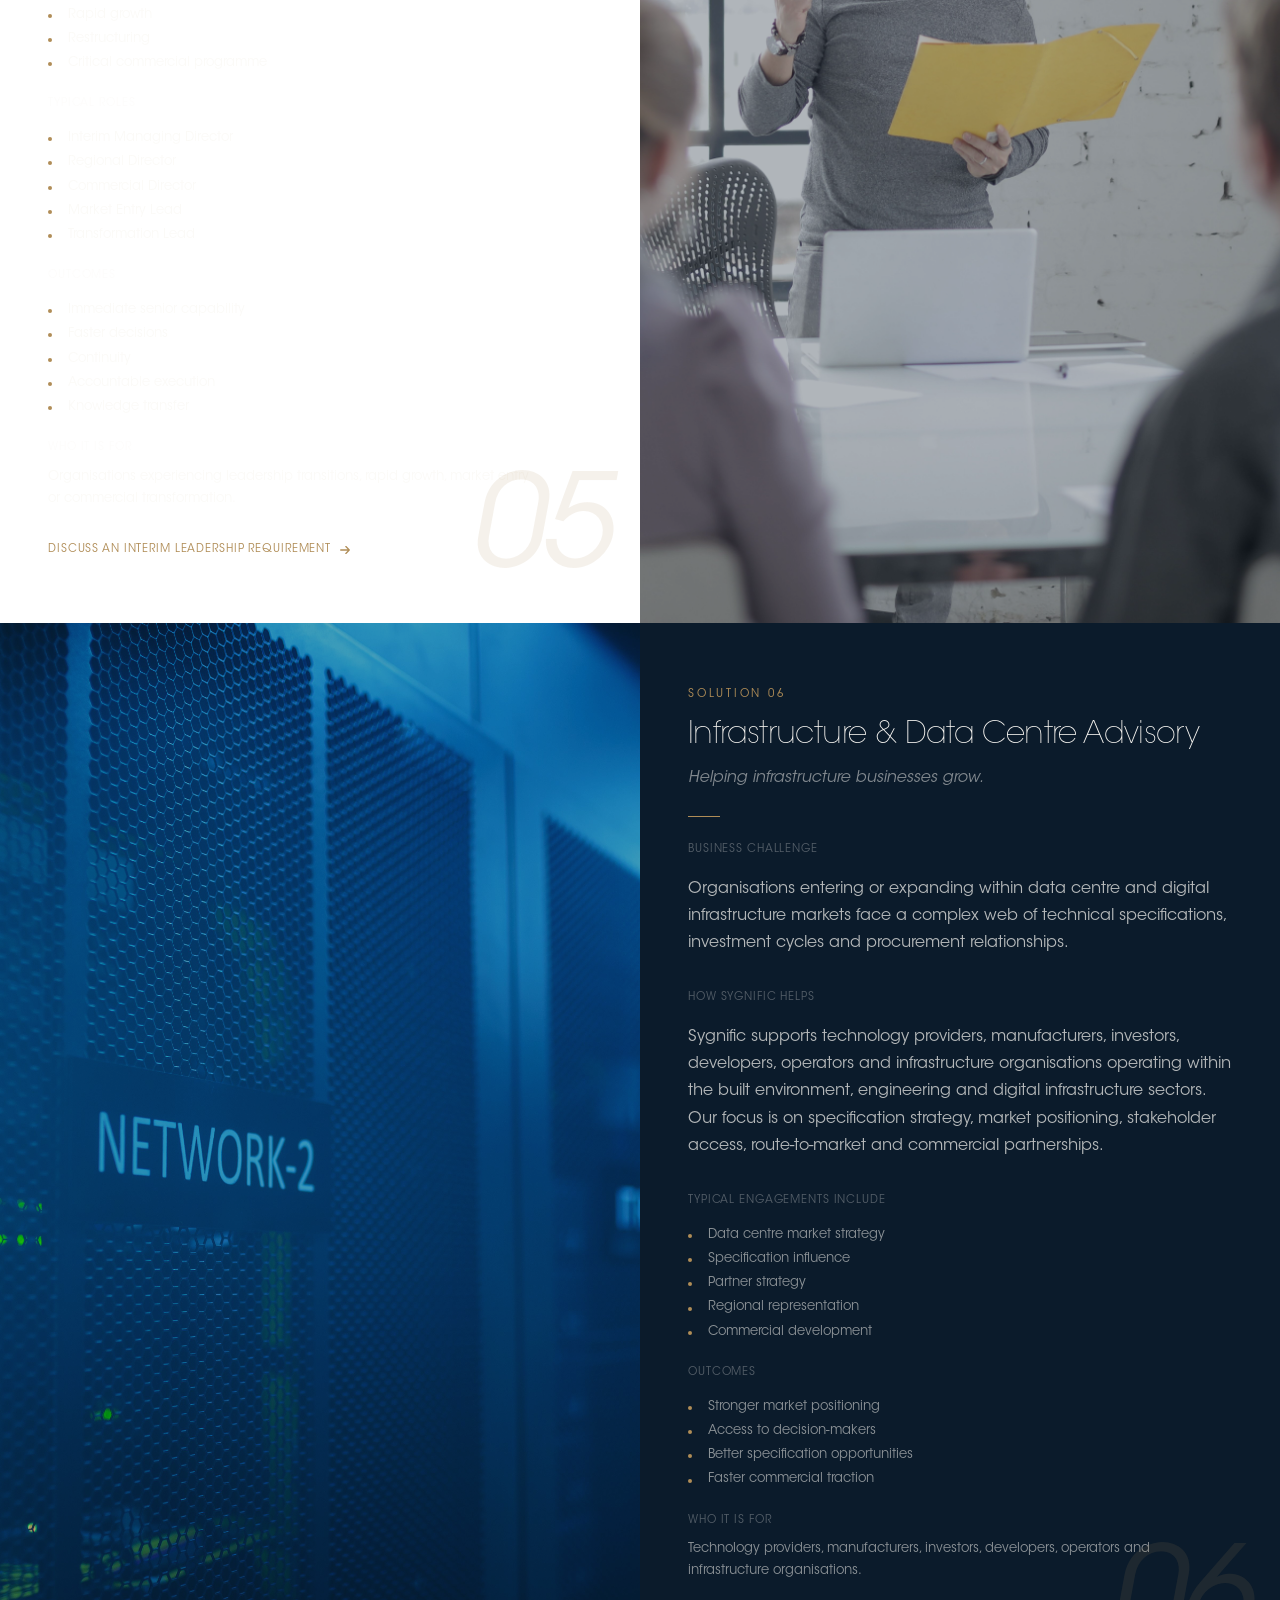
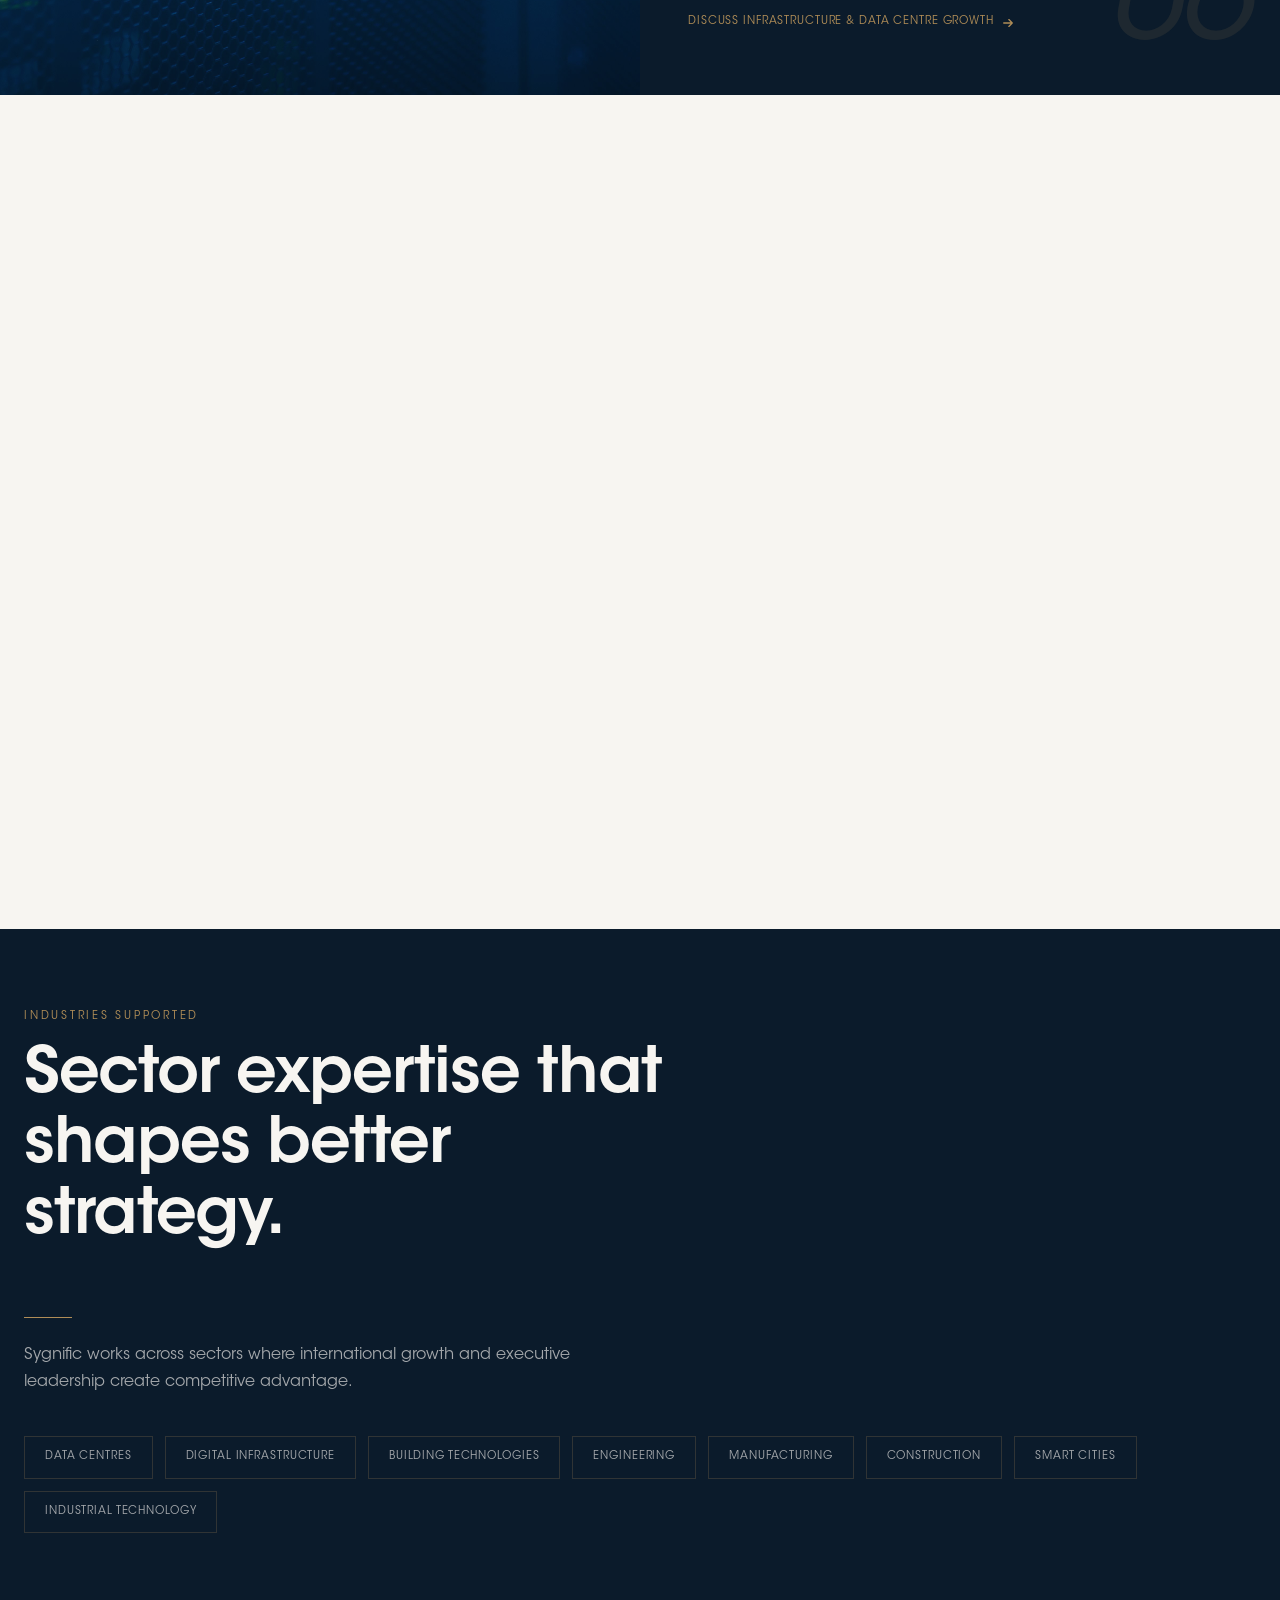
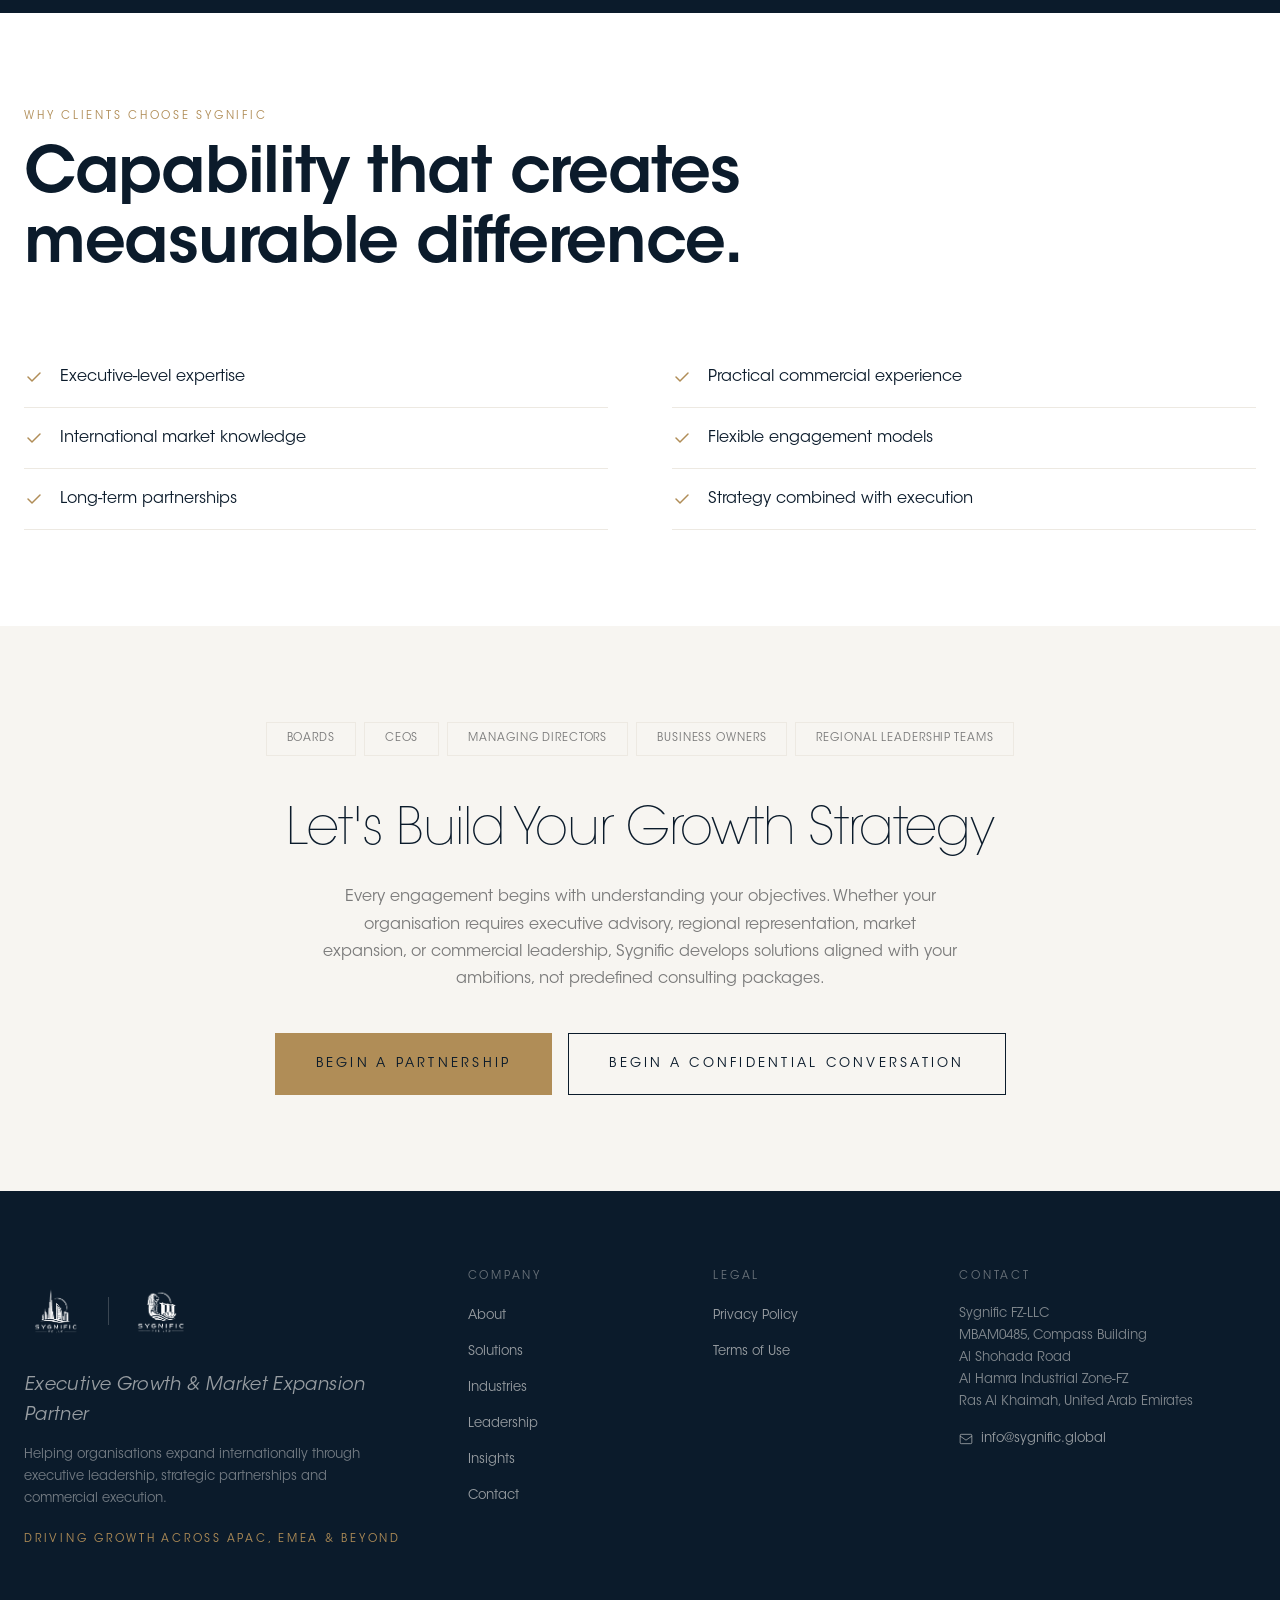
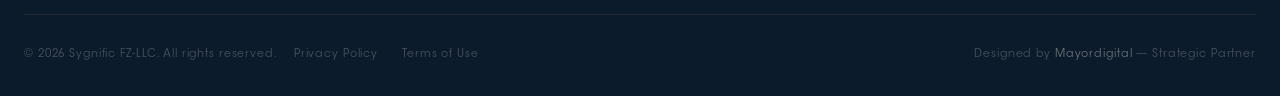
<file: solutions.html>
<!DOCTYPE html>
<html lang="en">
<head>
  <meta charset="UTF-8">
  <meta name="viewport" content="width=device-width, initial-scale=1.0">

  <!-- SEO -->
  <title>Solutions | Executive Advisory, Market Expansion &amp; Commercial Growth — Sygnific</title>
  <meta name="description" content="Explore Sygnific's executive solutions: advisory, international market expansion, commercial growth, strategic representation, interim leadership and infrastructure advisory across APAC, EMEA and the Middle East.">

  <!-- Open Graph -->
  <meta property="og:type"        content="website">
  <meta property="og:title"       content="Solutions | Executive Advisory, Market Expansion &amp; Commercial Growth — Sygnific">
  <meta property="og:description" content="Explore Sygnific's executive solutions: advisory, international market expansion, commercial growth, strategic representation, interim leadership and infrastructure advisory across APAC, EMEA and the Middle East.">
  <meta property="og:url"         content="https://sygnific.global/solutions">
  <meta property="og:image"       content="https://sygnific.global/assets/images/og-solutions.jpg">

  <link rel="canonical" href="https://sygnific.global/solutions">

  <!-- Favicon -->
  <link rel="icon" type="image/svg+xml" href="assets/images/favicon.svg">


  <!-- Styles -->
  <link rel="stylesheet" href="css/style.css">

  <style>

    /* ══ SOLUTIONS PAGE ════════════════════════════════════════ */

    /* ── HERO ──────────────────────────────────────────────── */

    .sol-hero {
      background:
        radial-gradient(ellipse at 18% 55%, rgba(11, 47, 90, 0.55) 0%, transparent 55%),
        radial-gradient(ellipse at 82% 25%, rgba(176, 141, 87, 0.07) 0%, transparent 45%),
        linear-gradient(140deg, #071219 0%, #0D1E2D 45%, #0B1B2B 100%);
      padding-top: calc(var(--header-height) + var(--space-20));
      padding-bottom: var(--space-20);
      position: relative;
      overflow: hidden;
    }

    .sol-hero::before {
      content: '';
      position: absolute;
      inset: 0;
      background-image:
        linear-gradient(rgba(176, 141, 87, 0.025) 1px, transparent 1px),
        linear-gradient(90deg, rgba(176, 141, 87, 0.025) 1px, transparent 1px);
      background-size: 72px 72px;
      pointer-events: none;
    }

    .sol-hero .container {
      position: relative;
      z-index: 1;
      text-align: center;
    }

    .sol-hero h1 {
      font-family: var(--font-heading);
      font-size: clamp(var(--text-4xl), 5.5vw, var(--text-7xl));
      font-weight: 300;
      color: var(--color-ivory);
      line-height: var(--leading-tight);
      letter-spacing: var(--tracking-tight);
      margin-bottom: var(--space-8);
    }

    .sol-hero h1.fade-in        { transition-delay: 80ms; }
    .sol-hero-sub.fade-in       { transition-delay: 260ms; }

    .sol-hero-sub {
      font-size: var(--text-base);
      line-height: var(--leading-relaxed);
      color: rgba(247, 245, 241, 0.55);
      max-width: 480px;
      margin-inline: auto;
    }

    /* ── INTRO ──────────────────────────────────────────────── */

    .sol-intro {
      background: var(--color-white);
      padding-block: var(--space-24);
      position: relative;
      overflow: hidden;
    }

    .sol-intro::before {
      content: '';
      position: absolute;
      inset: 0;
      background-image: url('https://images.unsplash.com/photo-1486406146926-c627a92ad1ab?w=1920&q=60&auto=format&fit=crop');
      background-size: cover;
      background-position: center;
      opacity: 0.04;
      pointer-events: none;
    }

    .sol-intro .container {
      position: relative;
      z-index: 1;
    }

    .sol-intro-body {
      font-size: var(--text-lg);
      line-height: var(--leading-relaxed);
      color: var(--color-text);
      max-width: 800px;
      margin-inline: auto;
      text-align: center;
    }

    .sol-intro-close {
      font-size: var(--text-base);
      line-height: var(--leading-relaxed);
      color: var(--color-text-light);
      font-style: italic;
      max-width: 640px;
      margin-inline: auto;
      text-align: center;
      margin-top: var(--space-8);
    }

    /* ── ZIG-ZAG SOLUTION BLOCKS ───────────────────────────── */

    .sol-block {
      display: grid;
      grid-template-columns: 1fr 1fr;
      min-height: 560px;
    }

    /* ── TEXT PANEL ─────────────────────────────────────────── */

    .sol-text {
      padding: var(--space-20) var(--space-16);
      display: flex;
      flex-direction: column;
      justify-content: center;
      position: relative;
      overflow: hidden;
    }

    /* All panels: start white, transition to navy on scroll.
       Text is always ivory — becomes visible as the background darkens. */
    .sol-text--white,
    .sol-text--ivory,
    .sol-text--navy {
      background: var(--color-white);
      transition: background-color 800ms var(--ease-out);
    }

    /* Cancel global fade-in opacity/transform — background-color does the reveal */
    .sol-text.fade-in {
      opacity: 1 !important;
      transform: none !important;
      transition: background-color 800ms var(--ease-out);
    }

    /* Scroll trigger: panel becomes navy */
    .sol-text.is-visible {
      background-color: var(--color-navy);
    }

    /* Inner content wrapper — structural only, no z-index */
    .sol-text-inner {
      display: flex;
      flex-direction: column;
    }

    /* Decorative oversized number — bottom right so it never clashes with headlines */
    .sol-num {
      font-family: var(--font-heading);
      font-size: clamp(5rem, 10vw, 9rem);
      font-weight: 300;
      font-style: italic;
      line-height: 1;
      color: rgba(176, 141, 87, 0.12);
      letter-spacing: -0.03em;
      position: absolute;
      bottom: var(--space-6);
      right: var(--space-8);
      user-select: none;
      pointer-events: none;
    }

    /* Eyebrow */
    .sol-eyebrow {
      font-size: var(--text-xs);
      font-weight: 500;
      letter-spacing: var(--tracking-widest);
      text-transform: uppercase;
      color: var(--color-gold);
      margin-bottom: var(--space-4);
    }

    /* Headline — cap at text-4xl so long titles (card 6) don't overflow the panel */
    .sol-headline {
      font-family: var(--font-heading);
      font-size: clamp(var(--text-2xl), 2.4vw, var(--text-4xl));
      font-weight: 300;
      color: var(--color-ivory);
      line-height: var(--leading-tight);
      letter-spacing: var(--tracking-tight);
      margin-bottom: var(--space-3);
    }

    /* Subtitle */
    .sol-subtitle {
      font-size: var(--text-base);
      font-weight: 400;
      font-style: italic;
      color: rgba(247, 245, 241, 0.5);
      margin-bottom: var(--space-6);
    }

    /* Gold rule */
    .sol-rule {
      display: block;
      width: 32px;
      height: 1px;
      background: var(--color-gold);
      margin-bottom: var(--space-6);
      flex-shrink: 0;
    }

    /* Use .sol-text as ancestor to beat global  p { color: var(--color-text) } */
    .sol-text .sol-desc {
      font-size: var(--text-base);
      line-height: var(--leading-relaxed);
      color: rgba(247, 245, 241, 0.72);
      margin-bottom: var(--space-8);
      max-width: 100%;
    }

    /* Engagements label */
    .sol-text .sol-eng-label {
      font-size: var(--text-xs);
      font-weight: 500;
      letter-spacing: var(--tracking-wide);
      text-transform: uppercase;
      color: rgba(247, 245, 241, 0.3);
      margin-bottom: var(--space-4);
    }

    /* Engagement bullet list */
    .sol-engagements {
      list-style: none;
      padding: 0;
      margin: 0;
      display: flex;
      flex-direction: column;
      gap: var(--space-2);
    }

    .sol-text .sol-engagements li {
      font-size: var(--text-sm);
      color: rgba(247, 245, 241, 0.55);
      line-height: var(--leading-snug);
      padding-left: var(--space-5);
      position: relative;
    }

    .sol-engagements li::before {
      content: '';
      position: absolute;
      left: 0;
      top: 0.55em;
      width: 4px;
      height: 4px;
      border-radius: 50%;
      background: var(--color-gold);
    }

    /* ── IMAGE PANEL ────────────────────────────────────────── */

    .sol-image {
      position: relative;
      overflow: hidden;
      background-color: var(--color-navy-mid);
      background-size: cover;
      background-position: center;
    }

    .sol-image::after {
      content: '';
      position: absolute;
      inset: 0;
      background: rgba(11, 27, 43, 0.32);
      transition: background var(--transition-slow);
    }

    .sol-block:hover .sol-image::after {
      background: rgba(11, 27, 43, 0.18);
    }

    /* Reversed: image on the left */
    .sol-block--reversed .sol-image { order: -1; }

    /* ── ENGAGEMENT MODELS ─────────────────────────────────── */

    .sol-models {
      background: var(--color-ivory);
      padding-block: var(--space-24);
      position: relative;
      overflow: hidden;
    }

    .sol-models::before {
      content: '';
      position: absolute;
      inset: 0;
      background-image: url('https://images.unsplash.com/photo-1450101499163-c8848c66ca85?w=1920&q=60&auto=format&fit=crop');
      background-size: cover;
      background-position: center;
      opacity: 0.04;
      pointer-events: none;
    }

    .sol-models .container { position: relative; z-index: 1; }

    .sol-models-grid {
      display: grid;
      grid-template-columns: repeat(4, 1fr);
      gap: var(--space-4);
      margin-top: var(--space-12);
    }

    .sol-model-card {
      background: var(--color-white);
      border: 1px solid var(--color-ivory-dark);
      padding: var(--space-10) var(--space-8);
      display: flex;
      flex-direction: column;
      gap: var(--space-4);
      transition:
        border-color var(--transition-base),
        box-shadow var(--transition-base),
        transform var(--transition-base);
    }

    .sol-model-card:hover {
      border-color: rgba(176, 141, 87, 0.35);
      box-shadow: var(--shadow-md);
      transform: translateY(-3px);
    }

    .sol-model-num {
      font-family: var(--font-heading);
      font-size: var(--text-2xl);
      font-weight: 300;
      font-style: italic;
      color: rgba(176, 141, 87, 0.4);
      line-height: 1;
    }

    .sol-model-name {
      font-family: var(--font-heading);
      font-size: var(--text-2xl);
      font-weight: 300;
      color: var(--color-navy);
      line-height: var(--leading-snug);
    }

    .sol-model-desc {
      font-size: var(--text-sm);
      line-height: var(--leading-relaxed);
      color: var(--color-text-light);
      max-width: 100%;
    }

    /* ── INDUSTRIES SUPPORTED ──────────────────────────────── */

    .sol-industries {
      background: var(--color-navy);
      padding-block: var(--space-20);
      position: relative;
      overflow: hidden;
    }

    .sol-industries::before {
      content: '';
      position: absolute;
      inset: 0;
      background-image: url('https://images.unsplash.com/photo-1451187580459-43490279c0fa?w=1920&q=60&auto=format&fit=crop');
      background-size: cover;
      background-position: center;
      opacity: 0.07;
      pointer-events: none;
    }

    .sol-industries .container { position: relative; z-index: 1; }

    .sol-industry-tags {
      display: flex;
      flex-wrap: wrap;
      gap: var(--space-3);
      margin-top: var(--space-10);
    }

    .sol-industry-tag {
      display: inline-flex;
      font-family: var(--font-body);
      font-size: var(--text-xs);
      font-weight: 500;
      letter-spacing: var(--tracking-wide);
      text-transform: uppercase;
      color: rgba(247, 245, 241, 0.65);
      border: 1px solid rgba(176, 141, 87, 0.22);
      padding: var(--space-3) var(--space-5);
      text-decoration: none;
      transition:
        color var(--transition-base),
        border-color var(--transition-base),
        background var(--transition-base);
    }

    .sol-industry-tag:hover {
      color: var(--color-ivory);
      border-color: var(--color-gold);
      background: rgba(176, 141, 87, 0.1);
    }

    /* ── WHY CLIENTS CHOOSE SYGNIFIC ───────────────────────── */

    .sol-why {
      background: var(--color-white);
      padding-block: var(--space-24);
    }

    .sol-why-grid {
      display: grid;
      grid-template-columns: 1fr 1fr;
      gap: 0 var(--space-16);
      margin-top: var(--space-12);
    }

    .sol-why-item {
      display: flex;
      align-items: center;
      gap: var(--space-4);
      padding: var(--space-5) 0;
      border-bottom: 1px solid var(--color-ivory-dark);
    }

    .sol-why-check {
      flex-shrink: 0;
      color: var(--color-gold);
    }

    .sol-why-text {
      font-size: var(--text-base);
      font-weight: 500;
      color: var(--color-navy);
      line-height: var(--leading-snug);
    }

    /* ── AUDIENCE TAGS ─────────────────────────────────────── */

    .sol-audience-tags {
      display: flex;
      flex-wrap: wrap;
      gap: var(--space-2);
      justify-content: center;
      margin-bottom: var(--space-12);
    }

    .sol-audience-tag {
      font-size: var(--text-xs);
      font-weight: 500;
      letter-spacing: var(--tracking-wide);
      text-transform: uppercase;
      color: var(--color-text-light);
      border: 1px solid var(--color-ivory-dark);
      padding: var(--space-2) var(--space-5);
    }

    /* ── CTA ────────────────────────────────────────────────── */

    .sol-cta {
      background: var(--color-ivory);
      padding-block: var(--space-24);
      text-align: center;
      position: relative;
      overflow: hidden;
    }

    .sol-cta .container { position: relative; z-index: 1; }

    .sol-cta-heading {
      font-family: var(--font-heading);
      font-size: clamp(var(--text-3xl), 4vw, var(--text-5xl));
      font-weight: 300;
      color: var(--color-navy);
      margin-bottom: var(--space-6);
      line-height: var(--leading-tight);
    }

    .sol-cta-sub {
      font-size: var(--text-base);
      line-height: var(--leading-relaxed);
      color: var(--color-text-light);
      max-width: 640px;
      margin: 0 auto var(--space-10);
    }

    .sol-cta-btns {
      display: flex;
      gap: var(--space-4);
      justify-content: center;
      flex-wrap: wrap;
    }

    /* ── PER-SOLUTION CTA LINK ─────────────────────────────── */

    .sol-text-link {
      display: inline-flex;
      align-items: center;
      gap: var(--space-2);
      margin-top: var(--space-8);
      font-size: var(--text-xs);
      font-weight: 500;
      letter-spacing: var(--tracking-wide);
      text-transform: uppercase;
      color: var(--color-gold);
      text-decoration: none;
      transition: color var(--transition-base);
    }

    .sol-text-link:hover {
      color: var(--color-ivory);
    }

    .sol-text-link svg {
      flex-shrink: 0;
      transition: transform var(--transition-base);
    }

    .sol-text-link:hover svg {
      transform: translateX(3px);
    }

    /* Who It Is For label */
    .sol-who-label {
      font-size: var(--text-xs);
      font-weight: 500;
      letter-spacing: var(--tracking-wide);
      text-transform: uppercase;
      color: rgba(247, 245, 241, 0.3);
      margin-top: var(--space-6);
      margin-bottom: var(--space-2);
    }

    .sol-who-text {
      font-size: var(--text-sm);
      line-height: var(--leading-relaxed);
      color: rgba(247, 245, 241, 0.55);
    }

    /* ── RESPONSIVE ─────────────────────────────────────────── */

    @media (max-width: 1280px) {
      .sol-text { padding: var(--space-16) var(--space-12); }
    }

    @media (max-width: 1024px) {
      .sol-text { padding: var(--space-16) var(--space-10); }
      .sol-models-grid { grid-template-columns: repeat(2, 1fr); }
      .sol-models { padding-block: var(--space-20); }
    }

    @media (max-width: 768px) {
      /* Slow down the colour reveal on mobile so it's visible while scrolling */
      .sol-text--white,
      .sol-text--ivory,
      .sol-text--navy,
      .sol-text.fade-in {
        transition: background-color 1400ms var(--ease-out);
      }

      .sol-block {
        grid-template-columns: 1fr;
        min-height: auto;
      }

      .sol-block--reversed .sol-image { order: 0; }
      .sol-image { min-height: 280px; }
      .sol-text { padding: var(--space-12) var(--space-5); }

      .sol-num {
        font-size: 4rem;
        top: var(--space-4);
        right: var(--space-5);
      }

      .sol-models-grid { grid-template-columns: 1fr; gap: var(--space-3); }
      .sol-why-grid { grid-template-columns: 1fr; gap: 0; }

      .sol-hero h1 { font-size: clamp(var(--text-3xl), 8vw, var(--text-5xl)); }
      .sol-intro { padding-block: var(--space-16); }
      .sol-why { padding-block: var(--space-16); }
      .sol-cta { padding-block: var(--space-16); }
      .sol-industries { padding-block: var(--space-16); }
    }

    @media (max-width: 480px) {
      .sol-text { padding: var(--space-10) var(--space-4); }
      .sol-image { min-height: 220px; }
      .sol-models { padding-block: var(--space-16); }
      .sol-model-card { padding: var(--space-8) var(--space-6); }
      .sol-cta-btns { flex-direction: column; align-items: center; }
      .sol-cta-btns .btn { width: 100%; }
      .sol-intro-body { font-size: var(--text-base); }
    }

  </style>
</head>
<body>

  <!-- ── HEADER ─────────────────────────────────────────────── -->
  <header class="site-header site-header--light" role="banner">
    <div class="header-inner">

      <div class="logo-pair">
        <a href="/" aria-label="Sygnific FZ-LLC — UAE">
          <div class="logo-img-wrap">
            <img src="assets/images/logo-ae.png" alt="Sygnific FZ-LLC — UAE" class="logo-img">
          </div>
        </a>
        <span class="logo-pair-sep"></span>
        <a href="/" aria-label="Sygnific Pte Ltd — Singapore">
          <div class="logo-img-wrap">
            <img src="assets/images/logo-sg.png" alt="Sygnific Pte Ltd — Singapore" class="logo-img">
          </div>
        </a>
      </div>

      <nav class="site-nav" aria-label="Primary navigation">
        <a href="/"               class="nav-link">Home</a>
        <a href="about.html"      class="nav-link">About</a>
        <a href="solutions.html"  class="nav-link" aria-current="page">Solutions</a>
        <a href="industries.html" class="nav-link">Industries</a>
        <a href="leadership.html" class="nav-link">Leadership</a>
        <a href="insights.html"   class="nav-link">Insights</a>
        <a href="contact.html"    class="nav-link">Contact</a>
      </nav>

      <div class="header-cta">
        <a href="contact.html#contact-form" class="btn btn--secondary btn--sm">Begin a Partnership</a>
      </div>

      <button
        class="hamburger"
        aria-label="Open navigation menu"
        aria-expanded="false"
        aria-controls="mobile-nav"
        style="--hamburger-color: var(--color-navy);"
      >
        <span class="hamburger-line"></span>
        <span class="hamburger-line"></span>
        <span class="hamburger-line"></span>
      </button>

    </div>
  </header>

  <!-- ── MOBILE NAV ─────────────────────────────────────────── -->
  <nav class="mobile-nav" id="mobile-nav" aria-label="Mobile navigation" aria-hidden="true" role="dialog" aria-modal="true">
    <button class="mobile-nav-close" aria-label="Close navigation menu">
      <svg width="24" height="24" viewBox="0 0 24 24" fill="none" stroke="currentColor" stroke-width="1.5" stroke-linecap="round" aria-hidden="true">
        <line x1="4" y1="4" x2="20" y2="20"/>
        <line x1="20" y1="4" x2="4" y2="20"/>
      </svg>
    </button>
    <a href="/"               class="nav-link">Home</a>
    <a href="about.html"      class="nav-link">About</a>
    <a href="solutions.html"  class="nav-link" aria-current="page">Solutions</a>
    <a href="industries.html" class="nav-link">Industries</a>
    <a href="leadership.html" class="nav-link">Leadership</a>
    <a href="insights.html"   class="nav-link">Insights</a>
    <a href="contact.html"    class="nav-link">Contact</a>
    <div class="mobile-nav-footer">sygnific.global</div>
  </nav>

  <main id="main-content">

    <!-- ══ HERO ══════════════════════════════════════════════ -->
    <section class="sol-hero">
      <div class="container">
        <h1>
          <span class="hero-ln"><span class="hero-ln-inner">Executive Capability.</span></span>
          <span class="hero-ln"><span class="hero-ln-inner">Commercial Execution.</span></span>
          <span class="hero-ln"><span class="hero-ln-inner"><em class="text-italic" style="color:var(--color-gold);">Measurable Growth.</em></span></span>
        </h1>
        <p class="sol-hero-sub hero-sub-anim">Solutions designed around the strategic priorities, commercial realities and growth ambitions of your organisation.</p>
      </div>
    </section>


    <!-- ══ INTRO ══════════════════════════════════════════════ -->
    <section class="sol-intro" aria-labelledby="intro-heading">
      <div class="container">

        <div class="section-header section-header--centered fade-in">
          <span class="eyebrow">What We Do</span>
          <h2 id="intro-heading" style="font-size:clamp(var(--text-2xl),4vw,var(--text-5xl));margin-inline:auto;">Your objectives define the engagement.</h2>
        </div>

        <p class="sol-intro-body fade-in">Every organisation faces unique challenges. Some are entering new markets for the first time. Others are accelerating regional growth, transforming commercial operations, or strengthening executive leadership. Sygnific provides flexible executive support tailored to each client's objectives, combining strategic insight with practical execution to create measurable business outcomes.</p>

        <p class="sol-intro-body fade-in" style="margin-top:var(--space-6);">Unlike traditional consulting firms, we remain involved beyond strategy.</p>

        <p class="sol-intro-body fade-in" style="margin-top:var(--space-4);">We do not begin with a standard package. We begin by understanding the business outcome you need to achieve.</p>

        <p class="sol-intro-close fade-in">We do not offer standard consulting packages.<br>We build long-term executive partnerships.</p>

      </div>
    </section>


    <!-- ══ SOLUTION 1 — Executive Advisory ═══════════════════ -->
    <article class="sol-block" aria-labelledby="sol1-title">

      <div class="sol-text sol-text--white fade-in">
        <span class="sol-num" aria-hidden="true">01</span>
        <div class="sol-text-inner">
          <span class="sol-eyebrow">Solution 01</span>
          <h2 class="sol-headline" id="sol1-title">Executive Advisory</h2>
          <p class="sol-subtitle">Strategic guidance for leaders making high-impact growth, investment and transformation decisions.</p>
          <span class="sol-rule" aria-hidden="true"></span>
          <p class="sol-eng-label">Business Challenge</p>
          <p class="sol-desc">Leadership teams and boards facing high-stakes growth or transformation decisions often lack an independent executive perspective to challenge assumptions and sharpen priorities.</p>
          <p class="sol-eng-label">How Sygnific Helps</p>
          <p class="sol-desc">Supporting Boards, CEOs and senior executives in making informed commercial decisions, navigating organisational change, and defining long-term growth strategies.</p>
          <p class="sol-eng-label">Typical engagements include</p>
          <ul class="sol-engagements">
            <li>Growth strategy</li>
            <li>Leadership alignment</li>
            <li>Commercial reviews</li>
            <li>Board-level decision support</li>
            <li>Organisational transformation</li>
          </ul>
          <p class="sol-eng-label" style="margin-top:var(--space-6);">Outcomes</p>
          <ul class="sol-engagements">
            <li>Faster strategic decisions</li>
            <li>Clearer priorities</li>
            <li>Stronger leadership alignment</li>
            <li>Improved commercial performance</li>
          </ul>
          <p class="sol-who-label">Who it is for</p>
          <p class="sol-who-text">Boards, CEOs and senior executives navigating high-stakes growth, transformation or investment decisions.</p>
          <a href="contact.html" class="sol-text-link">
            Discuss an Executive Advisory Engagement
            <svg width="12" height="12" viewBox="0 0 14 14" fill="none" stroke="currentColor" stroke-width="1.5" stroke-linecap="round" stroke-linejoin="round" aria-hidden="true"><path d="M2 7h10M8 3l4 4-4 4"/></svg>
          </a>
        </div>
      </div>

      <div
        class="sol-image"
        style="background-image: url('assets/images/pexels-vlada-karpovich-7433840.jpg');background-size:cover;background-position:65% 45%;"
        aria-hidden="true"
        role="presentation"
      ></div>

    </article>


    <!-- ══ SOLUTION 2 — International Market Expansion ══════ -->
    <article class="sol-block sol-block--reversed" aria-labelledby="sol2-title">

      <div class="sol-text sol-text--ivory fade-in">
        <span class="sol-num" aria-hidden="true">02</span>
        <div class="sol-text-inner">
          <span class="sol-eyebrow">Solution 02</span>
          <h2 class="sol-headline" id="sol2-title">International Market Expansion</h2>
          <p class="sol-subtitle">Expand into new markets with greater confidence and lower execution risk.</p>
          <span class="sol-rule" aria-hidden="true"></span>
          <p class="sol-eng-label">Business Challenge</p>
          <p class="sol-desc">Organisations expanding internationally often underestimate execution risk, local complexity and the time required to establish credible market presence.</p>
          <p class="sol-eng-label">How Sygnific Helps</p>
          <p class="sol-desc">Expanding internationally requires more than identifying opportunity. We help organisations assess market potential, develop entry strategies, establish regional networks, and execute expansion plans across APAC, the Middle East and EMEA.</p>
          <p class="sol-eng-label">Typical engagements include</p>
          <ul class="sol-engagements">
            <li>Market assessment</li>
            <li>Entry strategy</li>
            <li>Partner identification</li>
            <li>Regional operating model</li>
            <li>Stakeholder engagement</li>
            <li>Launch support</li>
          </ul>
          <p class="sol-eng-label" style="margin-top:var(--space-6);">Outcomes</p>
          <ul class="sol-engagements">
            <li>Faster market access</li>
            <li>Lower expansion risk</li>
            <li>Stronger local relationships</li>
            <li>Sustainable regional presence</li>
          </ul>
          <p class="sol-who-label">Who it is for</p>
          <p class="sol-who-text">International businesses, private equity portfolio companies, technology firms, manufacturers.</p>
          <a href="contact.html" class="sol-text-link">
            Discuss Your Market Expansion Objectives
            <svg width="12" height="12" viewBox="0 0 14 14" fill="none" stroke="currentColor" stroke-width="1.5" stroke-linecap="round" stroke-linejoin="round" aria-hidden="true"><path d="M2 7h10M8 3l4 4-4 4"/></svg>
          </a>
        </div>
      </div>

      <div
        class="sol-image"
        style="background-image: url('assets/images/pexels-realcereal-15480456.jpg');background-position:80% 40%;"
        aria-hidden="true"
        role="presentation"
      ></div>

    </article>


    <!-- ══ SOLUTION 3 — Commercial Growth & BD ═══════════════ -->
    <article class="sol-block" aria-labelledby="sol3-title">

      <div class="sol-text sol-text--white fade-in">
        <span class="sol-num" aria-hidden="true">03</span>
        <div class="sol-text-inner">
          <span class="sol-eyebrow">Solution 03</span>
          <h2 class="sol-headline" id="sol3-title">Commercial Growth &amp; Business Development</h2>
          <p class="sol-subtitle">Turn strategic ambition into sustainable commercial momentum.</p>
          <span class="sol-rule" aria-hidden="true"></span>
          <p class="sol-eng-label">Business Challenge</p>
          <p class="sol-desc">Many organisations have strong capabilities but struggle to convert them into consistent, scalable commercial momentum.</p>
          <p class="sol-eng-label">How Sygnific Helps</p>
          <p class="sol-desc">Commercial success depends on relationships, positioning, and disciplined execution. Sygnific helps organisations strengthen sales performance, develop strategic partnerships, improve market positioning, and create sustainable revenue pipelines.</p>
          <p class="sol-eng-label">Typical engagements include</p>
          <ul class="sol-engagements">
            <li>Commercial strategy</li>
            <li>Sales leadership</li>
            <li>Pipeline development</li>
            <li>Strategic partnerships</li>
            <li>Channel strategy</li>
            <li>Key-account development</li>
          </ul>
          <p class="sol-eng-label" style="margin-top:var(--space-6);">Outcomes</p>
          <ul class="sol-engagements">
            <li>Stronger commercial performance</li>
            <li>Higher-quality partnerships</li>
            <li>Sustainable pipeline</li>
            <li>Measurable revenue impact</li>
          </ul>
          <p class="sol-who-label">Who it is for</p>
          <p class="sol-who-text">Commercial leaders, business development teams and organisations building scalable revenue models.</p>
          <p class="sol-desc" style="margin-top:var(--space-6);font-style:italic;">Commercial growth is built through trust, execution and long-term partnerships.</p>
          <a href="contact.html" class="sol-text-link">
            Accelerate Commercial Growth
            <svg width="12" height="12" viewBox="0 0 14 14" fill="none" stroke="currentColor" stroke-width="1.5" stroke-linecap="round" stroke-linejoin="round" aria-hidden="true"><path d="M2 7h10M8 3l4 4-4 4"/></svg>
          </a>
        </div>
      </div>

      <div
        class="sol-image"
        style="background-image: url('assets/images/pexels-khwanchai-4161612.jpg');"
        aria-hidden="true"
        role="presentation"
      ></div>

    </article>


    <!-- ══ SOLUTION 4 — Strategic Representation ════════════ -->
    <article class="sol-block sol-block--reversed" aria-labelledby="sol4-title">

      <div class="sol-text sol-text--navy fade-in">
        <span class="sol-num" aria-hidden="true">04</span>
        <div class="sol-text-inner">
          <span class="sol-eyebrow">Solution 04</span>
          <h2 class="sol-headline" id="sol4-title">Strategic Representation</h2>
          <p class="sol-subtitle">Build meaningful regional presence without immediately creating permanent infrastructure.</p>
          <span class="sol-rule" aria-hidden="true"></span>
          <p class="sol-eng-label">Business Challenge</p>
          <p class="sol-desc">Building a regional presence requires executive credibility and local relationships that take years to develop independently.</p>
          <p class="sol-eng-label">How Sygnific Helps</p>
          <p class="sol-desc">For organisations not yet ready to establish permanent regional offices, Sygnific provides experienced executive representation. We act as an executive extension of your leadership team, not as an agent or traditional distributor, representing your interests, developing relationships, supporting customers, and driving commercial activity on your behalf.</p>
          <p class="sol-eng-label">Typical engagements include</p>
          <ul class="sol-engagements">
            <li>Executive representation</li>
            <li>Stakeholder engagement</li>
            <li>Partner development</li>
            <li>Market intelligence</li>
            <li>Regional business development</li>
          </ul>
          <p class="sol-eng-label" style="margin-top:var(--space-6);">Outcomes</p>
          <ul class="sol-engagements">
            <li>Lower expansion costs</li>
            <li>Stronger market credibility</li>
            <li>Trusted regional relationships</li>
            <li>Sustainable growth</li>
          </ul>
          <p class="sol-who-label">Who it is for</p>
          <p class="sol-who-text">International organisations seeking market presence without establishing permanent regional infrastructure.</p>
          <a href="contact.html" class="sol-text-link">
            Explore Strategic Representation
            <svg width="12" height="12" viewBox="0 0 14 14" fill="none" stroke="currentColor" stroke-width="1.5" stroke-linecap="round" stroke-linejoin="round" aria-hidden="true"><path d="M2 7h10M8 3l4 4-4 4"/></svg>
          </a>
        </div>
      </div>

      <div
        class="sol-image"
        style="background-image: url('assets/images/pexels-kampus-8171214.jpg');"
        aria-hidden="true"
        role="presentation"
      ></div>

    </article>


    <!-- ══ SOLUTION 5 — Interim Executive Leadership ════════ -->
    <article class="sol-block" aria-labelledby="sol5-title">

      <div class="sol-text sol-text--ivory fade-in">
        <span class="sol-num" aria-hidden="true">05</span>
        <div class="sol-text-inner">
          <span class="sol-eyebrow">Solution 05</span>
          <h2 class="sol-headline" id="sol5-title">Interim Executive Leadership</h2>
          <p class="sol-subtitle">Experienced leadership when you need it most.</p>
          <span class="sol-rule" aria-hidden="true"></span>
          <p class="sol-eng-label">Business Challenge</p>
          <p class="sol-desc">Transformations, leadership transitions and rapid growth phases demand senior capability immediately, without the lead time of permanent recruitment.</p>
          <p class="sol-eng-label">How Sygnific Helps</p>
          <p class="sol-desc">Periods of change often require experienced executives capable of delivering immediate value. Sygnific provides interim leadership to support commercial transformation, regional management, business restructuring, and strategic growth initiatives.</p>
          <p class="sol-eng-label">When it is most useful</p>
          <ul class="sol-engagements">
            <li>Market entry</li>
            <li>Transformation</li>
            <li>Leadership gap</li>
            <li>Rapid growth</li>
            <li>Restructuring</li>
            <li>Critical commercial programme</li>
          </ul>
          <p class="sol-eng-label" style="margin-top:var(--space-6);">Typical roles</p>
          <ul class="sol-engagements">
            <li>Interim Managing Director</li>
            <li>Regional Director</li>
            <li>Commercial Director</li>
            <li>Market Entry Lead</li>
            <li>Transformation Lead</li>
          </ul>
          <p class="sol-eng-label" style="margin-top:var(--space-6);">Outcomes</p>
          <ul class="sol-engagements">
            <li>Immediate senior capability</li>
            <li>Faster decisions</li>
            <li>Continuity</li>
            <li>Accountable execution</li>
            <li>Knowledge transfer</li>
          </ul>
          <p class="sol-who-label">Who it is for</p>
          <p class="sol-who-text">Organisations experiencing leadership transitions, rapid growth, market entry or commercial transformation.</p>
          <a href="contact.html" class="sol-text-link">
            Discuss an Interim Leadership Requirement
            <svg width="12" height="12" viewBox="0 0 14 14" fill="none" stroke="currentColor" stroke-width="1.5" stroke-linecap="round" stroke-linejoin="round" aria-hidden="true"><path d="M2 7h10M8 3l4 4-4 4"/></svg>
          </a>
        </div>
      </div>

      <div
        class="sol-image"
        style="background-image: url('assets/images/pexels-olly-3861980.jpg');"
        aria-hidden="true"
        role="presentation"
      ></div>

    </article>


    <!-- ══ SOLUTION 6 — Infrastructure & Data Centre ════════ -->
    <article class="sol-block sol-block--reversed" aria-labelledby="sol6-title">

      <div class="sol-text sol-text--white fade-in">
        <span class="sol-num" aria-hidden="true">06</span>
        <div class="sol-text-inner">
          <span class="sol-eyebrow">Solution 06</span>
          <h2 class="sol-headline" id="sol6-title">Infrastructure &amp; Data Centre Advisory</h2>
          <p class="sol-subtitle">Helping infrastructure businesses grow.</p>
          <span class="sol-rule" aria-hidden="true"></span>
          <p class="sol-eng-label">Business Challenge</p>
          <p class="sol-desc">Organisations entering or expanding within data centre and digital infrastructure markets face a complex web of technical specifications, investment cycles and procurement relationships.</p>
          <p class="sol-eng-label">How Sygnific Helps</p>
          <p class="sol-desc">Sygnific supports technology providers, manufacturers, investors, developers, operators and infrastructure organisations operating within the built environment, engineering and digital infrastructure sectors. Our focus is on specification strategy, market positioning, stakeholder access, route-to-market and commercial partnerships.</p>
          <p class="sol-eng-label">Typical engagements include</p>
          <ul class="sol-engagements">
            <li>Data centre market strategy</li>
            <li>Specification influence</li>
            <li>Partner strategy</li>
            <li>Regional representation</li>
            <li>Commercial development</li>
          </ul>
          <p class="sol-eng-label" style="margin-top:var(--space-6);">Outcomes</p>
          <ul class="sol-engagements">
            <li>Stronger market positioning</li>
            <li>Access to decision-makers</li>
            <li>Better specification opportunities</li>
            <li>Faster commercial traction</li>
          </ul>
          <p class="sol-who-label">Who it is for</p>
          <p class="sol-who-text">Technology providers, manufacturers, investors, developers, operators and infrastructure organisations.</p>
          <a href="contact.html" class="sol-text-link">
            Discuss Infrastructure &amp; Data Centre Growth
            <svg width="12" height="12" viewBox="0 0 14 14" fill="none" stroke="currentColor" stroke-width="1.5" stroke-linecap="round" stroke-linejoin="round" aria-hidden="true"><path d="M2 7h10M8 3l4 4-4 4"/></svg>
          </a>
        </div>
      </div>

      <div
        class="sol-image"
        style="background-image: url('assets/images/pexels-cookiecutter-17323801.jpg');"
        aria-hidden="true"
        role="presentation"
      ></div>

    </article>


    <!-- ══ ENGAGEMENT MODELS ══════════════════════════════════ -->
    <section class="sol-models" aria-labelledby="models-heading">
      <div class="container">

        <div class="section-header section-header--centered fade-in">
          <span class="eyebrow">Engagement Models</span>
          <h2 id="models-heading">Every engagement is tailored.<br>Every recommendation must lead toward execution.</h2>
        </div>

        <p class="fade-in" style="text-align:center;font-size:var(--text-base);line-height:var(--leading-relaxed);color:var(--color-text-light);max-width:620px;margin-inline:auto;margin-top:calc(-1 * var(--space-8));">Every client relationship is designed around business objectives rather than predefined service packages.</p>

        <div class="sol-models-grid fade-in-group">

          <div class="sol-model-card">
            <span class="sol-model-num">01</span>
            <p class="sol-model-name">Strategic Advisory</p>
            <p class="sol-model-desc">Regular executive support focused on leadership, growth strategy, and commercial direction.</p>
          </div>

          <div class="sol-model-card">
            <span class="sol-model-num">02</span>
            <p class="sol-model-name">Executive Retainer</p>
            <p class="sol-model-desc">Long-term partnership providing ongoing executive leadership and regional representation.</p>
          </div>

          <div class="sol-model-card">
            <span class="sol-model-num">03</span>
            <p class="sol-model-name">Project Engagement</p>
            <p class="sol-model-desc">Dedicated support for specific initiatives, market entries, or strategic projects.</p>
          </div>

          <div class="sol-model-card">
            <span class="sol-model-num">04</span>
            <p class="sol-model-name">Interim Executive Assignment</p>
            <p class="sol-model-desc">Temporary leadership during periods of transition, growth, or organisational change.</p>
          </div>

        </div>

      </div>
    </section>


    <!-- ══ INDUSTRIES SUPPORTED ═══════════════════════════════ -->
    <section class="sol-industries" aria-labelledby="industries-heading">
      <div class="container">

        <div class="section-header fade-in">
          <span class="eyebrow">Industries Supported</span>
          <h2 id="industries-heading" style="color:var(--color-ivory);max-width:700px;">Sector expertise that shapes better strategy.</h2>
        </div>

        <div class="gold-rule fade-in"></div>

        <p class="fade-in" style="font-size:var(--text-base);line-height:var(--leading-relaxed);color:rgba(247,245,241,0.65);max-width:620px;margin-bottom:var(--space-4);">Sygnific works across sectors where international growth and executive leadership create competitive advantage.</p>

        <div class="sol-industry-tags fade-in-group">
          <a href="industries.html" class="sol-industry-tag">Data Centres</a>
          <a href="industries.html" class="sol-industry-tag">Digital Infrastructure</a>
          <a href="industries.html" class="sol-industry-tag">Building Technologies</a>
          <a href="industries.html" class="sol-industry-tag">Engineering</a>
          <a href="industries.html" class="sol-industry-tag">Manufacturing</a>
          <a href="industries.html" class="sol-industry-tag">Construction</a>
          <a href="industries.html" class="sol-industry-tag">Smart Cities</a>
          <a href="industries.html" class="sol-industry-tag">Industrial Technology</a>
        </div>

      </div>
    </section>


    <!-- ══ WHY CLIENTS CHOOSE SYGNIFIC ═══════════════════════ -->
    <section class="sol-why" aria-labelledby="why-heading">
      <div class="container">

        <div class="section-header fade-in">
          <span class="eyebrow">Why Clients Choose Sygnific</span>
          <h2 id="why-heading">Capability that creates<br>measurable difference.</h2>
        </div>

        <div class="sol-why-grid fade-in-group">

          <div class="sol-why-item">
            <svg class="sol-why-check" width="20" height="20" viewBox="0 0 20 20" fill="none" stroke="currentColor" stroke-width="1.5" stroke-linecap="round" stroke-linejoin="round" aria-hidden="true">
              <polyline points="4,10 8,14 16,6"/>
            </svg>
            <span class="sol-why-text">Executive-level expertise</span>
          </div>

          <div class="sol-why-item">
            <svg class="sol-why-check" width="20" height="20" viewBox="0 0 20 20" fill="none" stroke="currentColor" stroke-width="1.5" stroke-linecap="round" stroke-linejoin="round" aria-hidden="true">
              <polyline points="4,10 8,14 16,6"/>
            </svg>
            <span class="sol-why-text">Practical commercial experience</span>
          </div>

          <div class="sol-why-item">
            <svg class="sol-why-check" width="20" height="20" viewBox="0 0 20 20" fill="none" stroke="currentColor" stroke-width="1.5" stroke-linecap="round" stroke-linejoin="round" aria-hidden="true">
              <polyline points="4,10 8,14 16,6"/>
            </svg>
            <span class="sol-why-text">International market knowledge</span>
          </div>

          <div class="sol-why-item">
            <svg class="sol-why-check" width="20" height="20" viewBox="0 0 20 20" fill="none" stroke="currentColor" stroke-width="1.5" stroke-linecap="round" stroke-linejoin="round" aria-hidden="true">
              <polyline points="4,10 8,14 16,6"/>
            </svg>
            <span class="sol-why-text">Flexible engagement models</span>
          </div>

          <div class="sol-why-item">
            <svg class="sol-why-check" width="20" height="20" viewBox="0 0 20 20" fill="none" stroke="currentColor" stroke-width="1.5" stroke-linecap="round" stroke-linejoin="round" aria-hidden="true">
              <polyline points="4,10 8,14 16,6"/>
            </svg>
            <span class="sol-why-text">Long-term partnerships</span>
          </div>

          <div class="sol-why-item">
            <svg class="sol-why-check" width="20" height="20" viewBox="0 0 20 20" fill="none" stroke="currentColor" stroke-width="1.5" stroke-linecap="round" stroke-linejoin="round" aria-hidden="true">
              <polyline points="4,10 8,14 16,6"/>
            </svg>
            <span class="sol-why-text">Strategy combined with execution</span>
          </div>

        </div>

      </div>
    </section>


    <!-- ══ CTA ════════════════════════════════════════════════ -->
    <section class="sol-cta fade-in" aria-label="Begin Your Growth Strategy">
      <div class="container">
        <div class="sol-audience-tags fade-in">
          <span class="sol-audience-tag">Boards</span>
          <span class="sol-audience-tag">CEOs</span>
          <span class="sol-audience-tag">Managing Directors</span>
          <span class="sol-audience-tag">Business Owners</span>
          <span class="sol-audience-tag">Regional Leadership Teams</span>
        </div>
        <h2 class="sol-cta-heading">Let's Build Your Growth Strategy</h2>
        <p class="sol-cta-sub">Every engagement begins with understanding your objectives. Whether your organisation requires executive advisory, regional representation, market expansion, or commercial leadership, Sygnific develops solutions aligned with your ambitions, not predefined consulting packages.</p>
        <div class="sol-cta-btns">
          <a href="https://koalendar.com/u/enrico-ferri" data-koalendar-widget class="btn btn--primary btn--lg">Begin a Partnership</a>
          <a href="contact.html#contact-form" class="btn btn--secondary btn--lg">Begin a Confidential Conversation</a>
        </div>
      </div>
    </section>

  </main>


  <!-- ── FOOTER ─────────────────────────────────────────────── -->
  <footer class="site-footer" role="contentinfo">
    <div class="container">

      <div class="footer-grid">

        <div class="footer-brand">
          <div class="logo-pair" style="margin-bottom:var(--space-5);">
            <a href="/" aria-label="Sygnific FZ-LLC — UAE">
              <div class="logo-img-wrap">
                <img src="assets/images/logo-ae.png" alt="Sygnific FZ-LLC — UAE" class="logo-img logo-img--invert">
              </div>
            </a>
            <span class="logo-pair-sep logo-pair-sep--invert"></span>
            <a href="/" aria-label="Sygnific Pte Ltd — Singapore">
              <div class="logo-img-wrap">
                <img src="assets/images/logo-sg.png" alt="Sygnific Pte Ltd — Singapore" class="logo-img logo-img--invert">
              </div>
            </a>
          </div>
          <p class="footer-tagline">Executive Growth &amp; Market Expansion Partner</p>
          <p class="footer-desc">Helping organisations expand internationally through executive leadership, strategic partnerships and commercial execution.</p>
          <span class="footer-subtag">Driving Growth Across APAC, EMEA &amp; Beyond</span>
        </div>

        <div class="footer-col">
          <h4>Company</h4>
          <nav aria-label="Footer company links">
            <ul class="footer-links">
              <li><a href="about.html">About</a></li>
              <li><a href="solutions.html">Solutions</a></li>
              <li><a href="industries.html">Industries</a></li>
              <li><a href="leadership.html">Leadership</a></li>
              <li><a href="insights.html">Insights</a></li>
              <li><a href="contact.html">Contact</a></li>
            </ul>
          </nav>
        </div>

        <div class="footer-col">
          <h4>Legal</h4>
          <nav aria-label="Footer legal links">
            <ul class="footer-links">
              <li><a href="privacy.html">Privacy Policy</a></li>
              <li><a href="terms.html">Terms of Use</a></li>
            </ul>
          </nav>
        </div>

        <div class="footer-col">
          <h4>Contact</h4>
          <address class="footer-address" style="font-style:normal;">
            Sygnific FZ-LLC<br>
            MBAM0485, Compass Building<br>
            Al Shohada Road<br>
            Al Hamra Industrial Zone-FZ<br>
            Ras Al Khaimah, United Arab Emirates
          </address>
          <a href="mailto:info@sygnific.global" class="footer-email">
            <svg width="14" height="14" viewBox="0 0 24 24" fill="none" stroke="currentColor" stroke-width="1.5" aria-hidden="true">
              <rect x="2" y="4" width="20" height="16" rx="2"/>
              <path d="M2 7l10 7 10-7"/>
            </svg>
            info@sygnific.global
          </a>
        </div>

      </div>

      <div class="footer-bottom">
        <span class="footer-copyright">
          &copy; <span class="footer-year"></span> Sygnific FZ-LLC. All rights reserved.
        </span>
        <nav class="footer-legal-inline" aria-label="Footer legal">
          <a href="privacy.html">Privacy Policy</a>
          <a href="terms.html">Terms of Use</a>
        </nav>
        <span class="footer-credit">Designed by <a href="https://www.mayordigital.com/en" target="_blank" rel="noopener noreferrer">Mayordigital</a> &mdash; Strategic Partner</span>
      </div>

    </div>
  </footer>

  <button class="back-to-top" aria-label="Back to top">
    <svg width="14" height="14" viewBox="0 0 14 14" fill="none" stroke="currentColor" stroke-width="1.5" stroke-linecap="round" stroke-linejoin="round" aria-hidden="true">
      <polyline points="2,9 7,4 12,9"/>
    </svg>
  </button>

  <script src="js/main.js" defer></script>

  <script>
    window.Koalendar = window.Koalendar || function () { (Koalendar.props = Koalendar.props || []).push(arguments); };
  </script>
  <script async src="https://koalendar.com/assets/widget.js"></script>
  <script>Koalendar('init');</script>
</body>
</html>
</file>
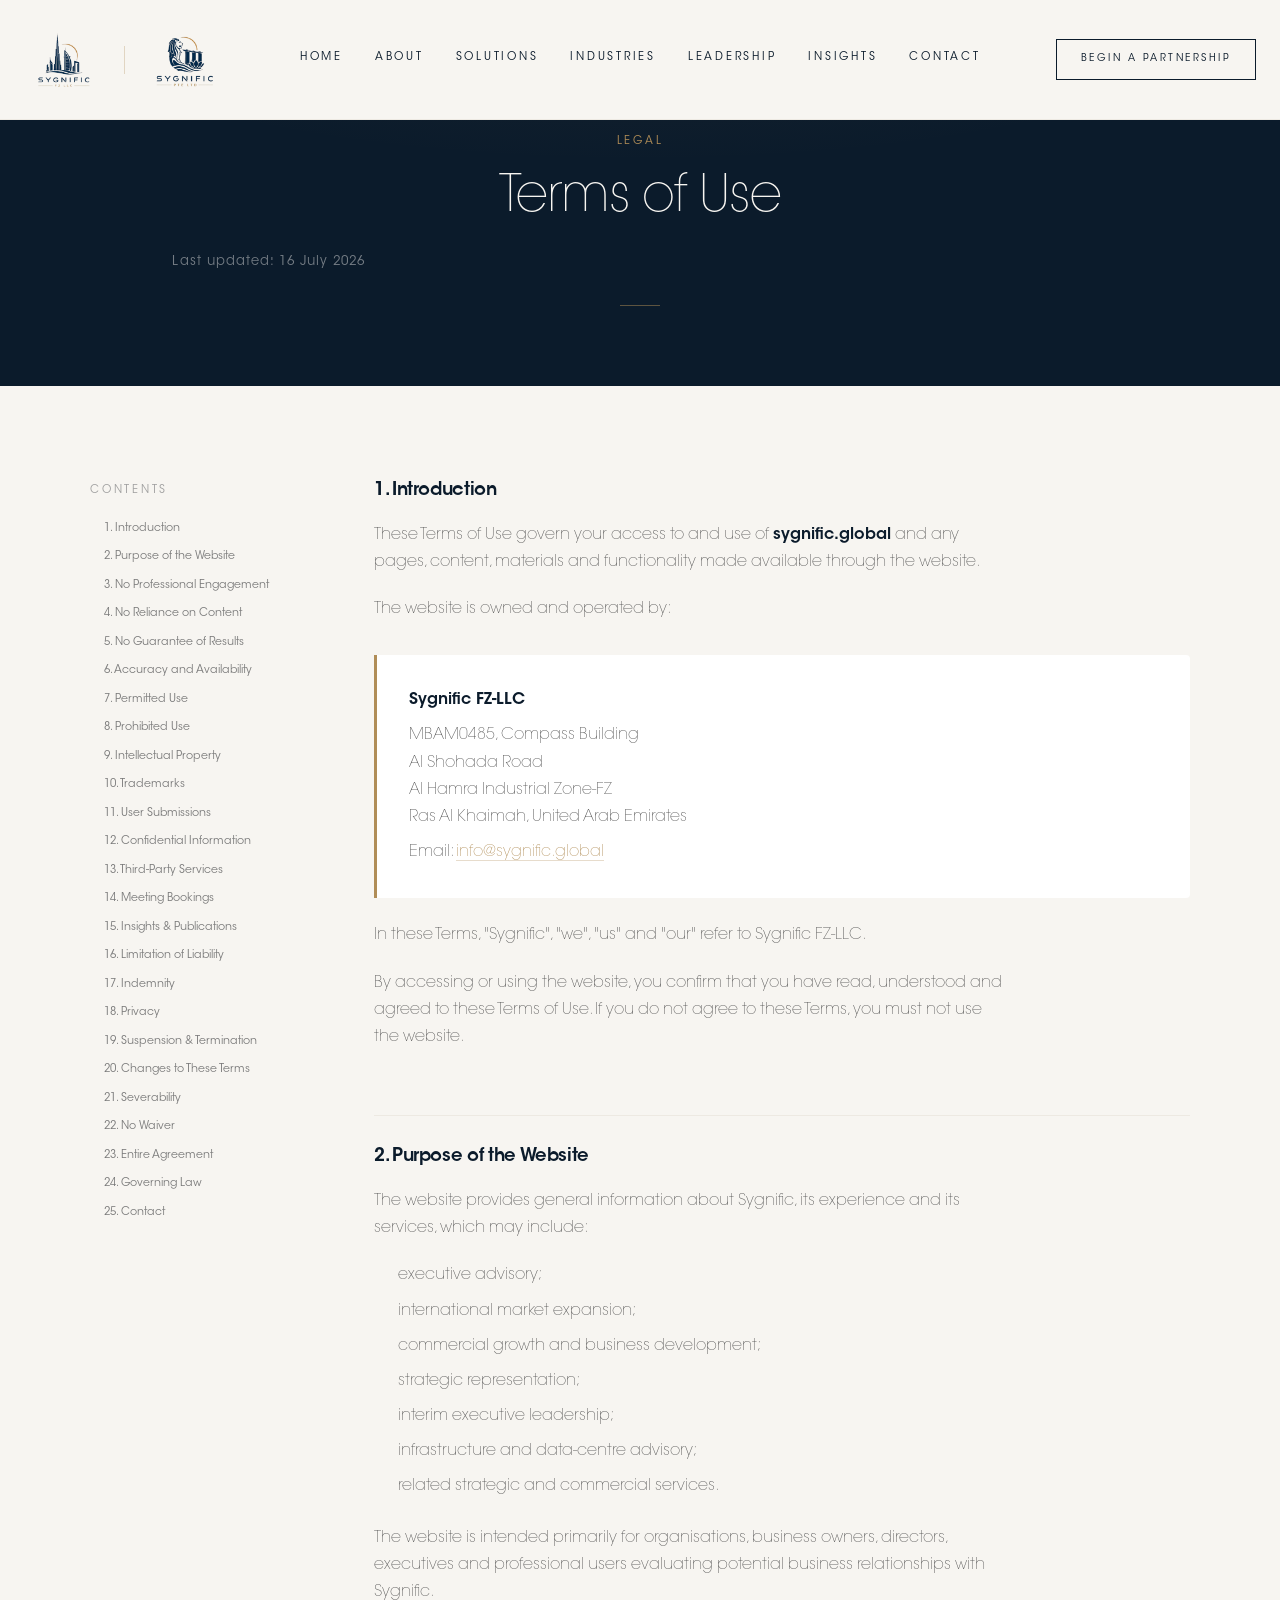
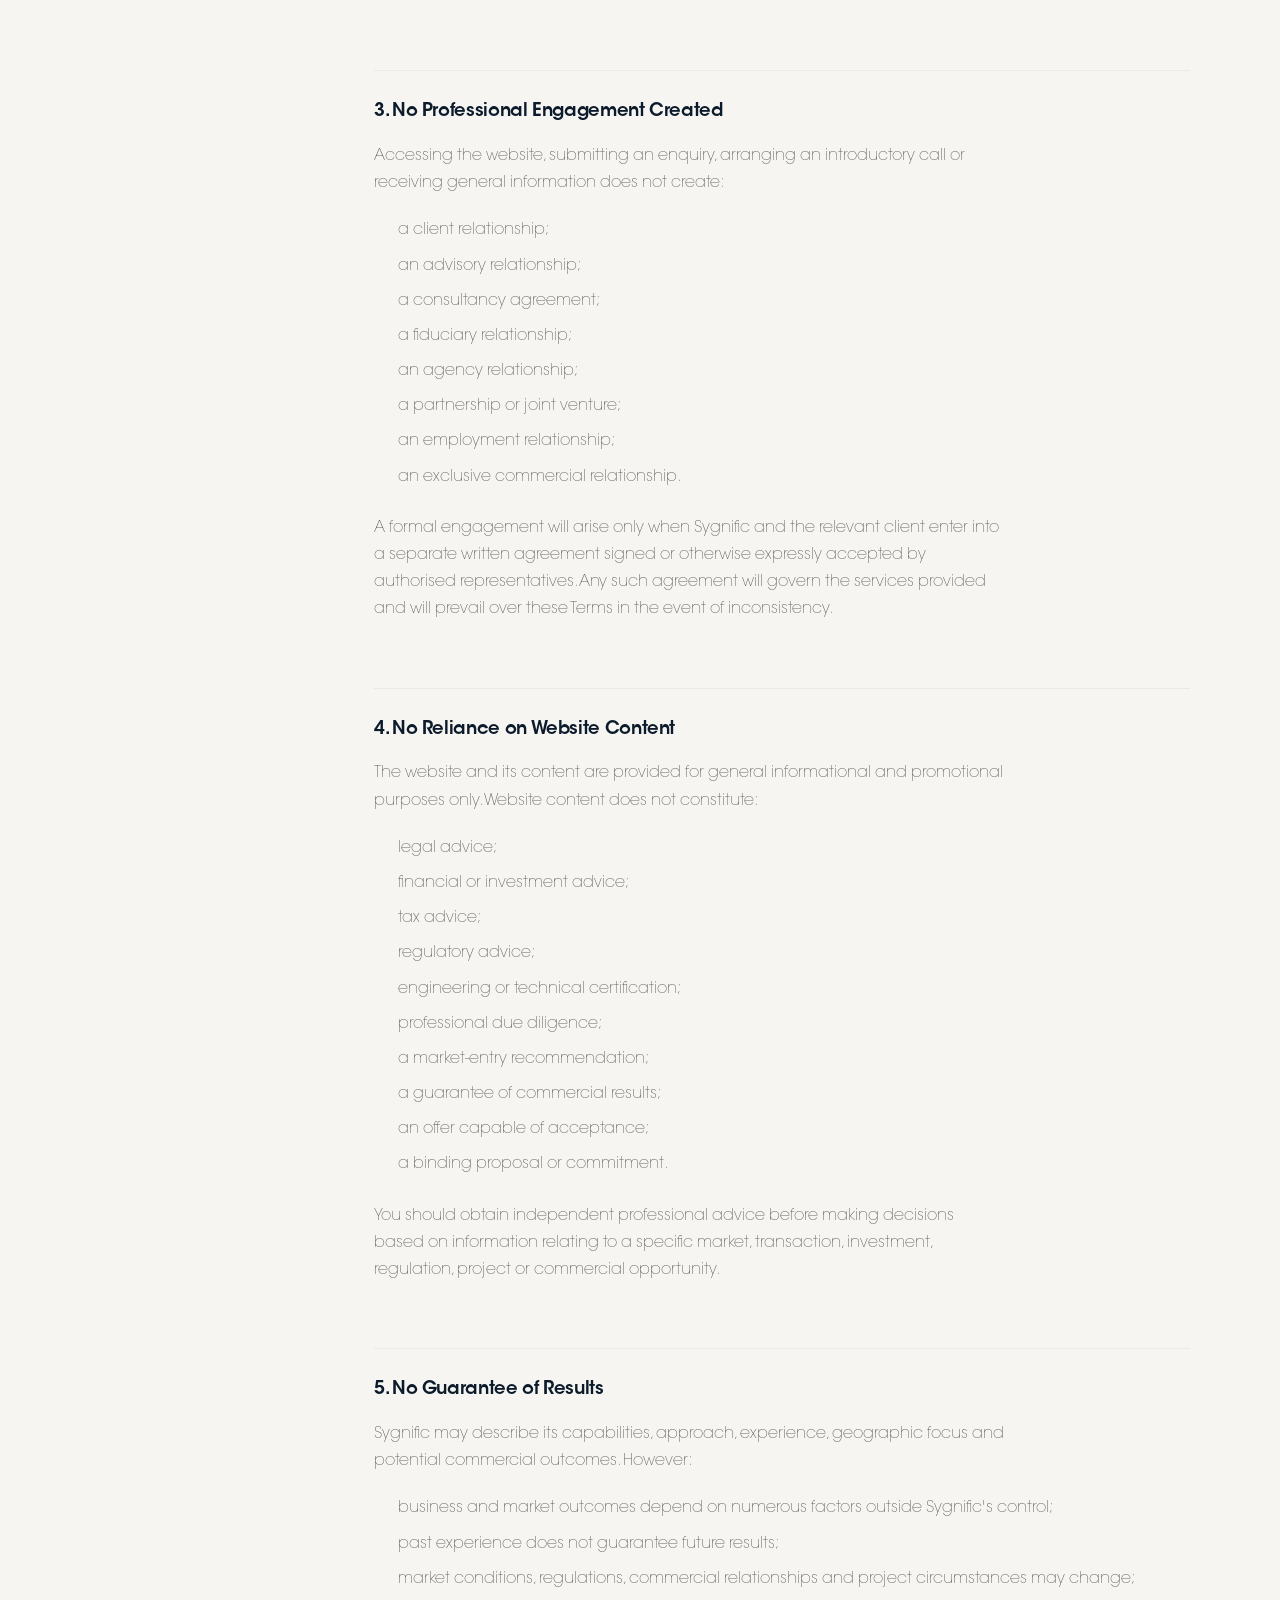
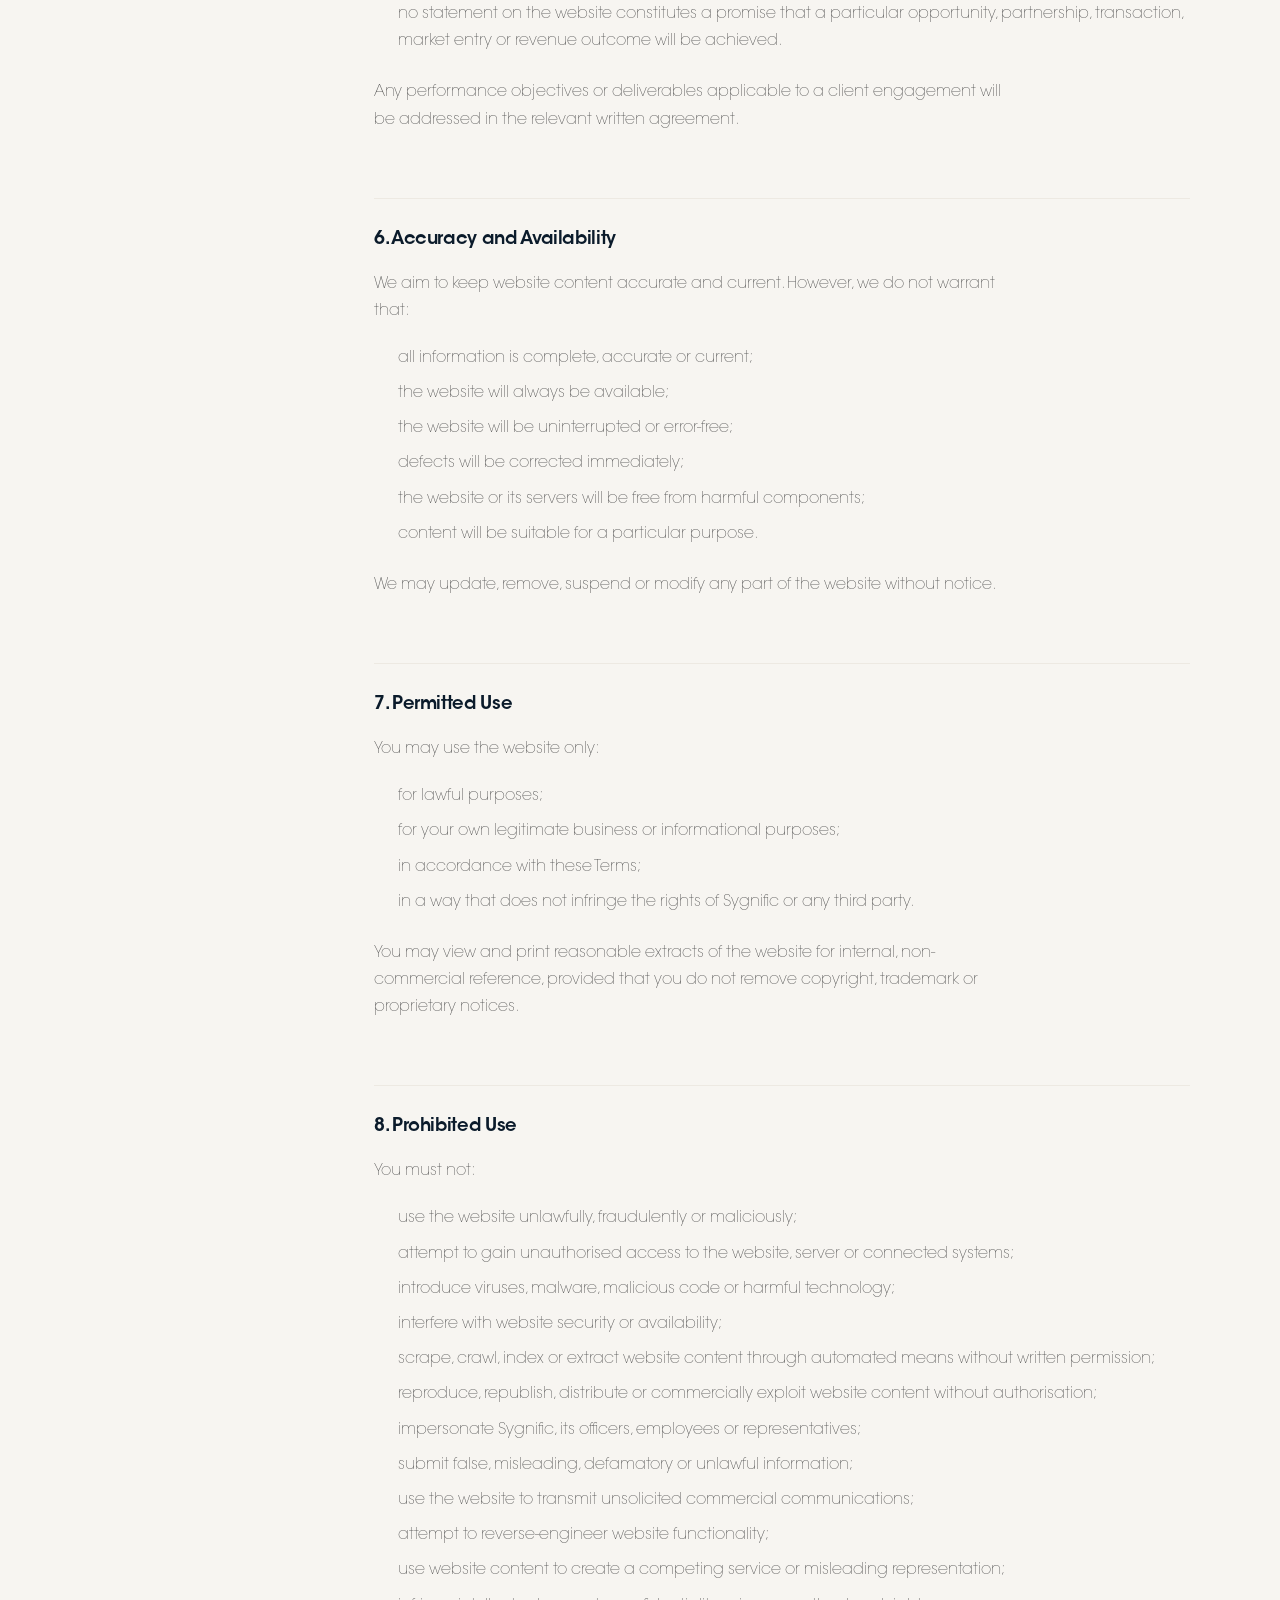
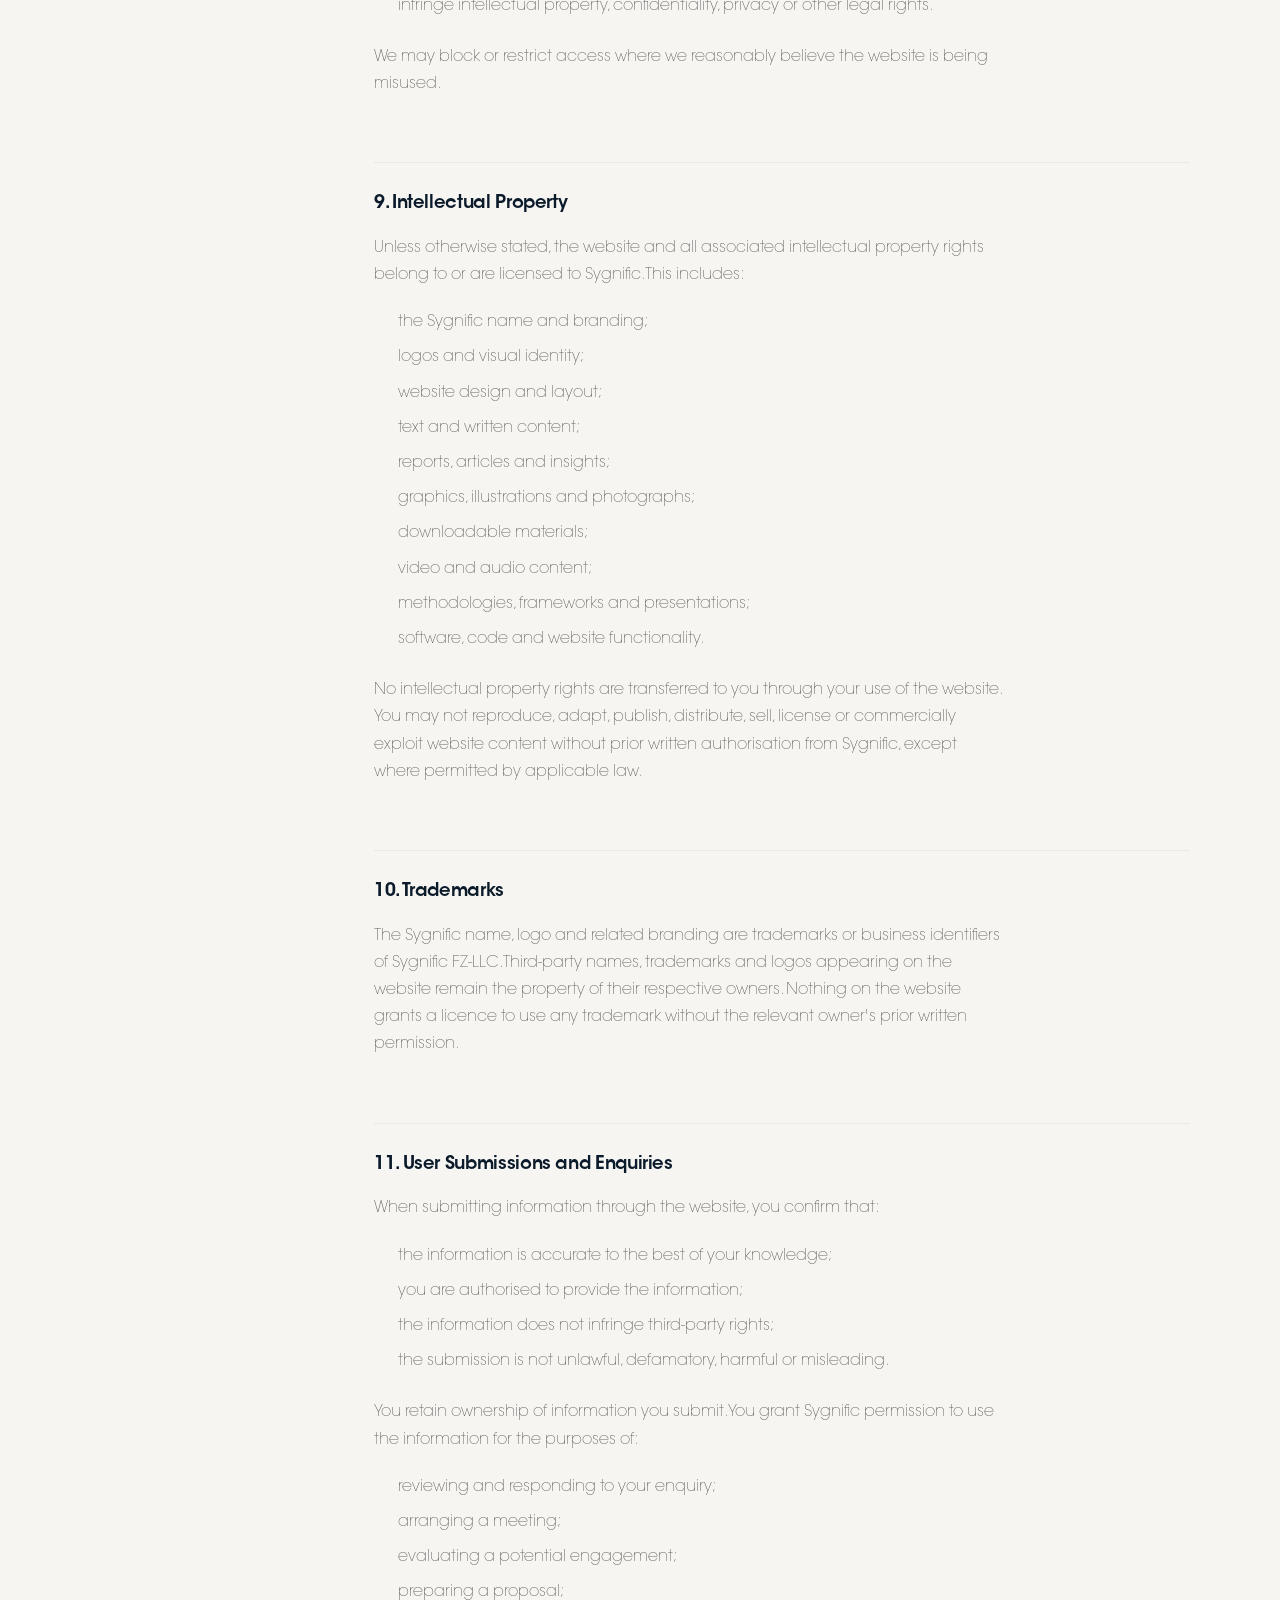
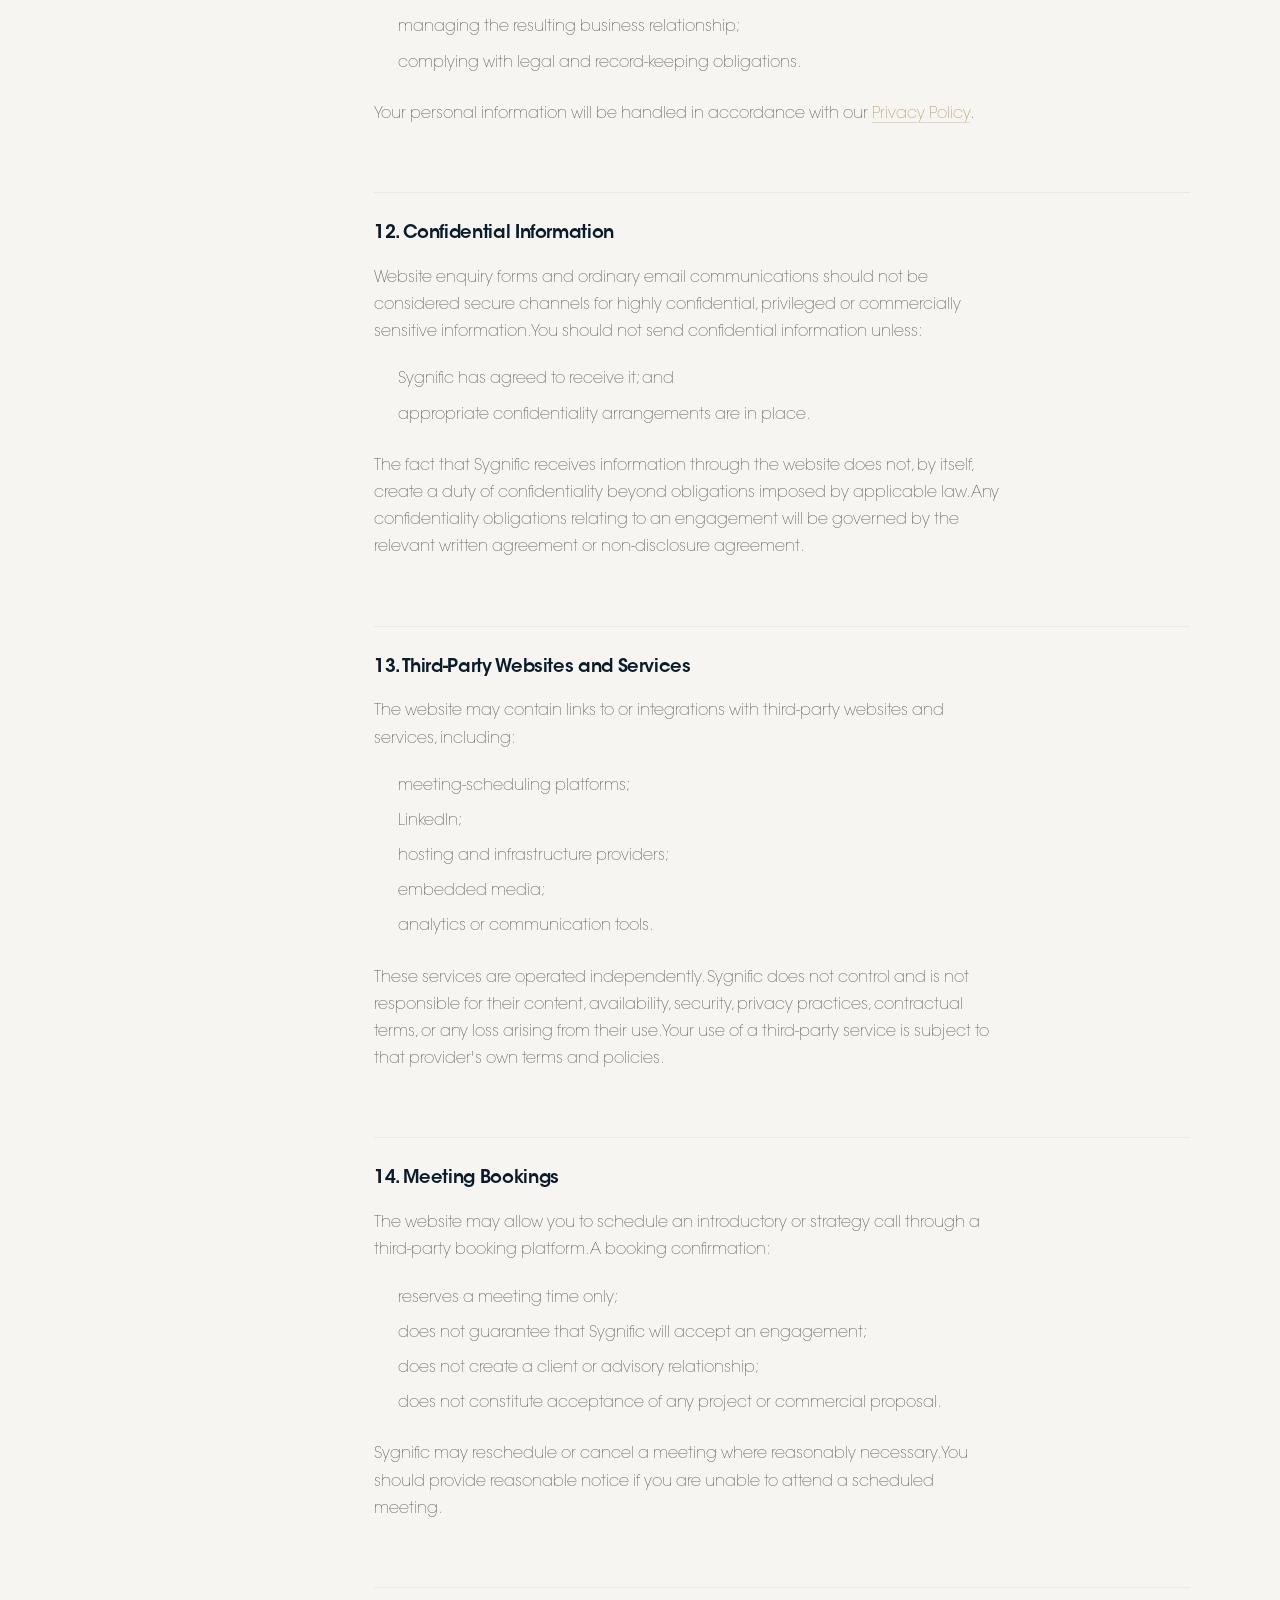
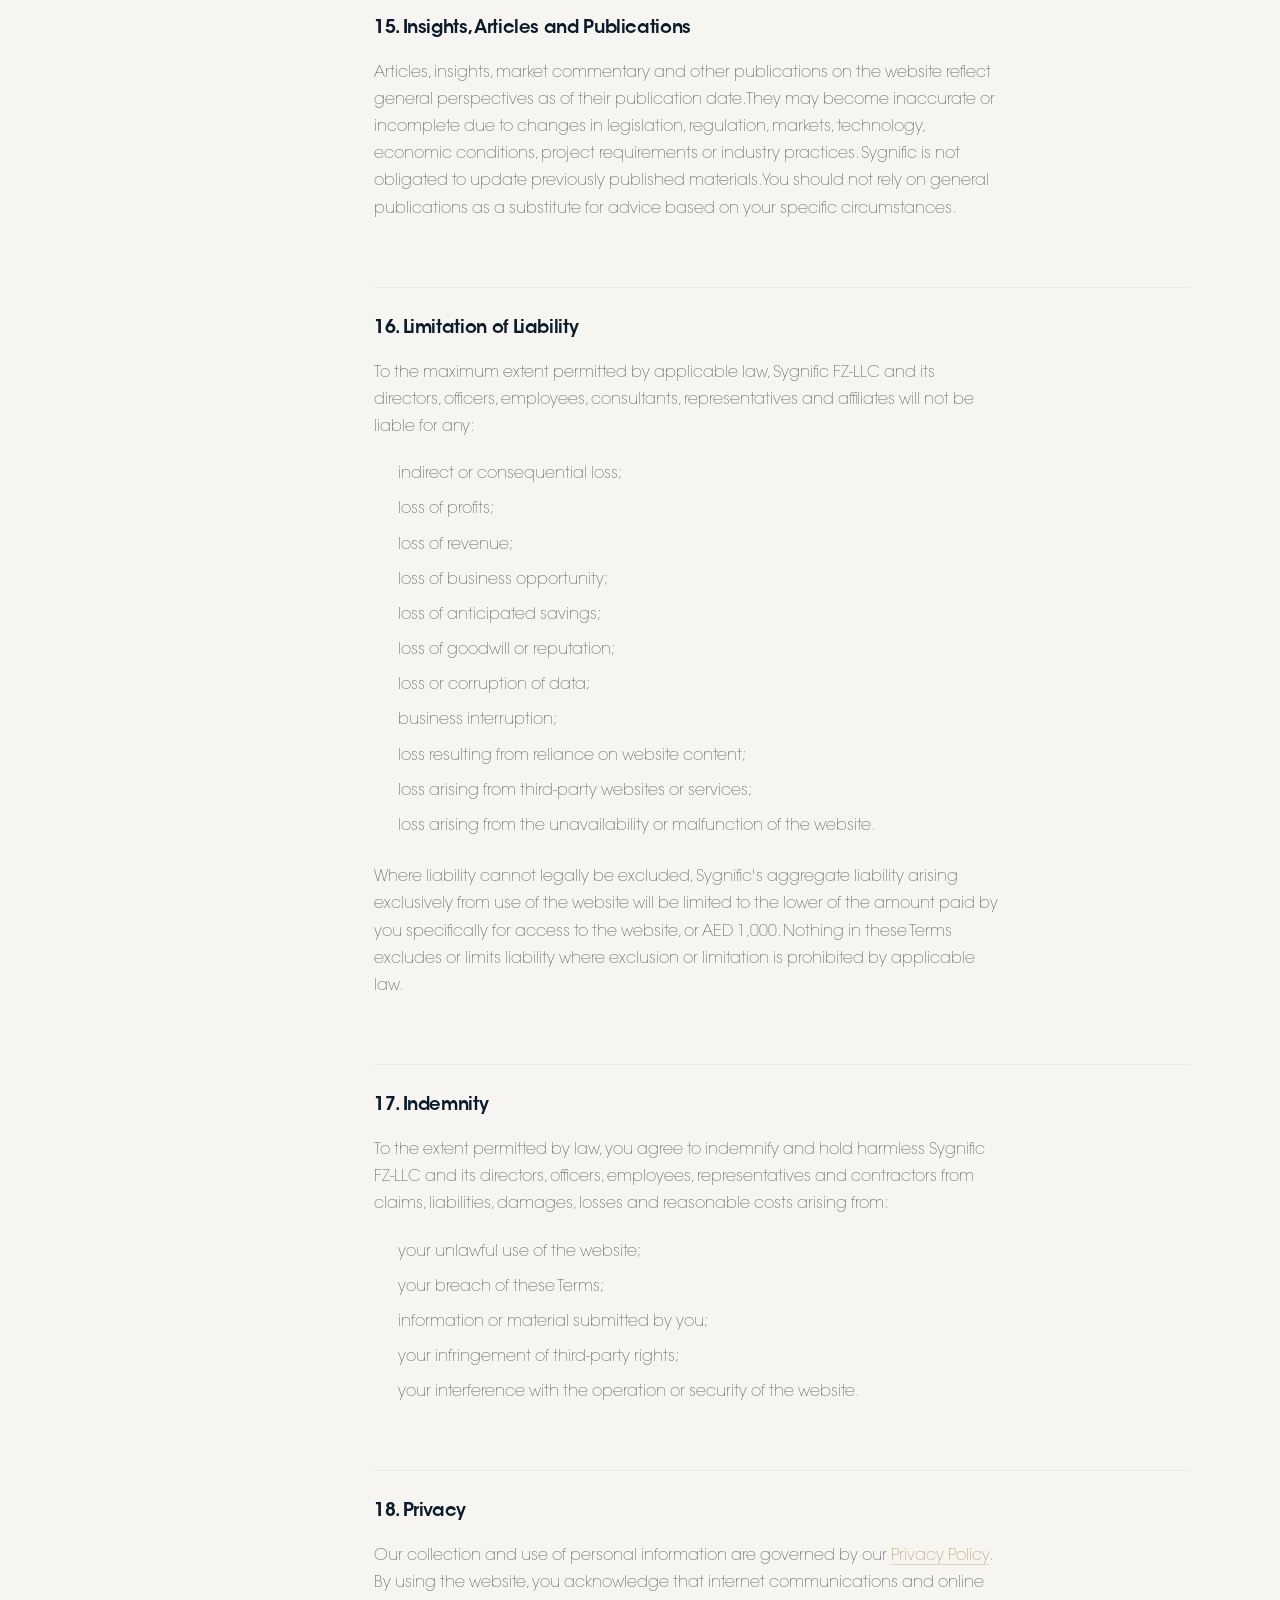
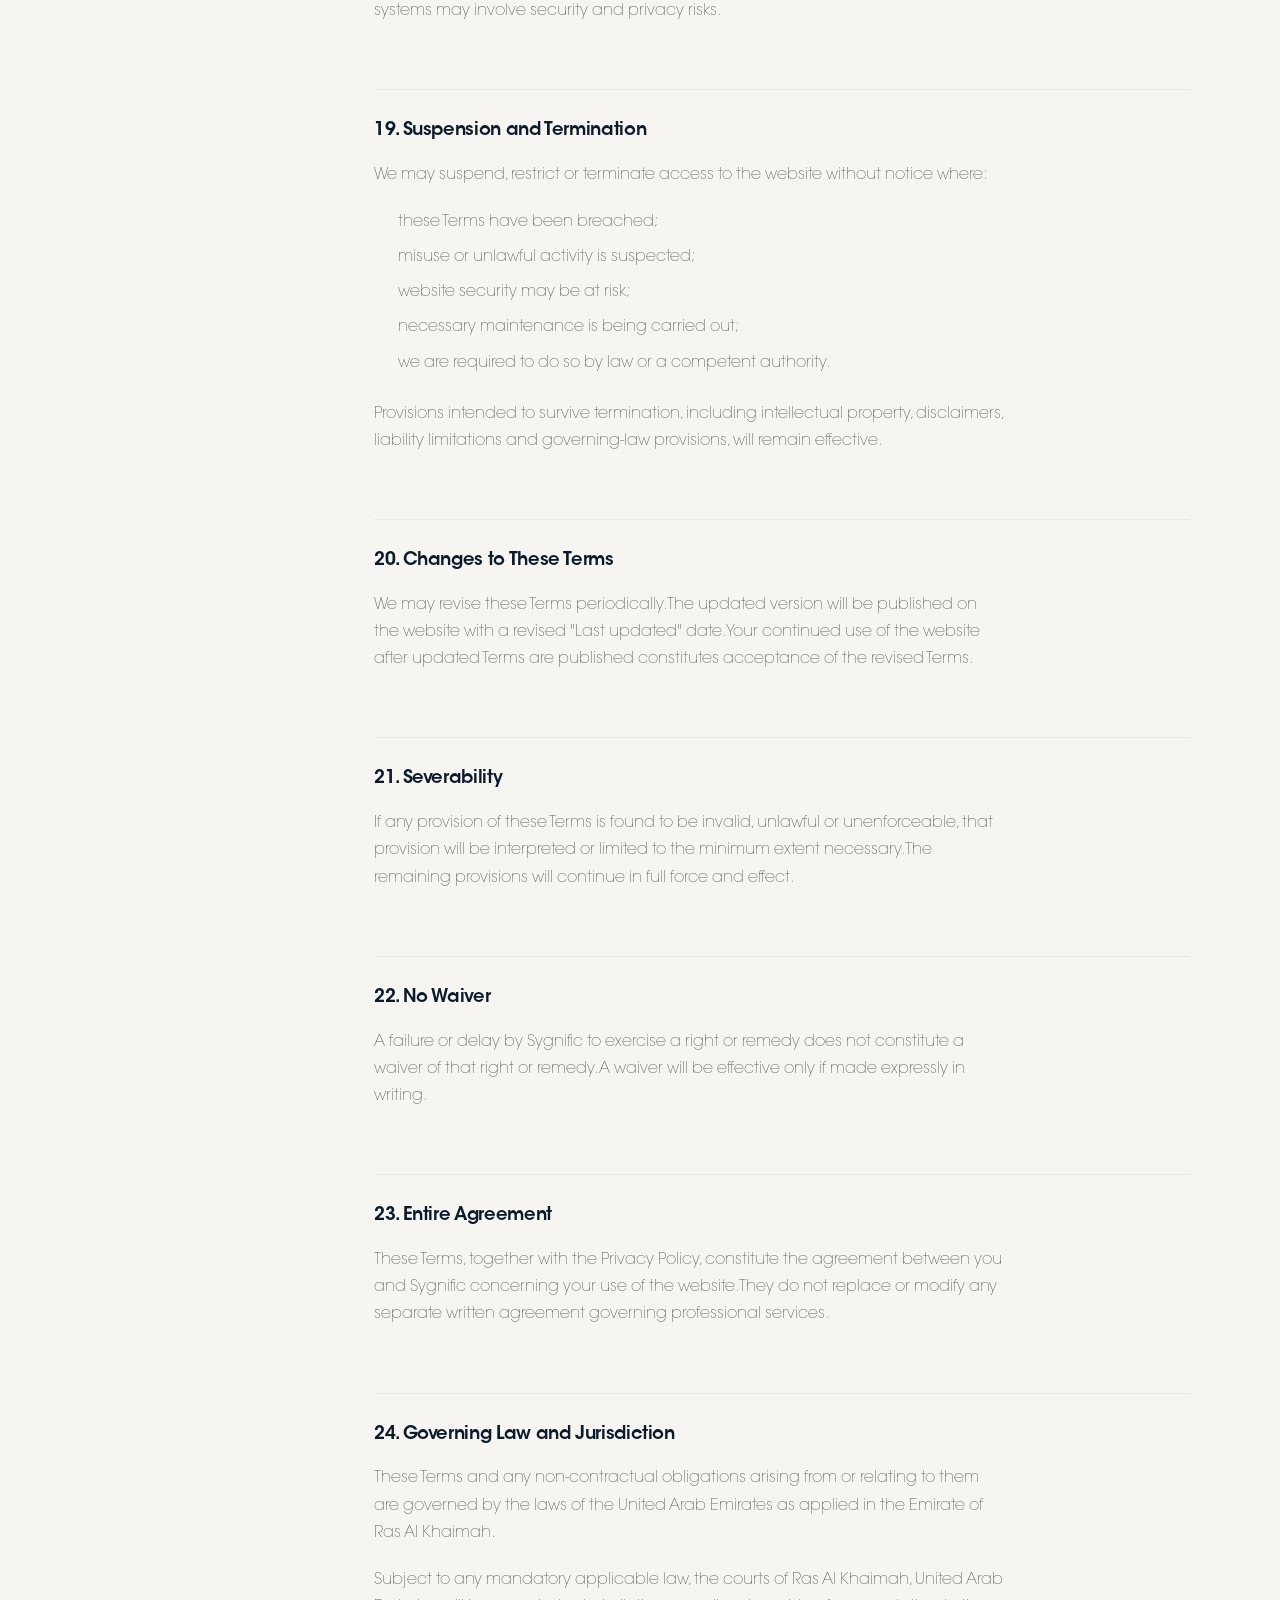
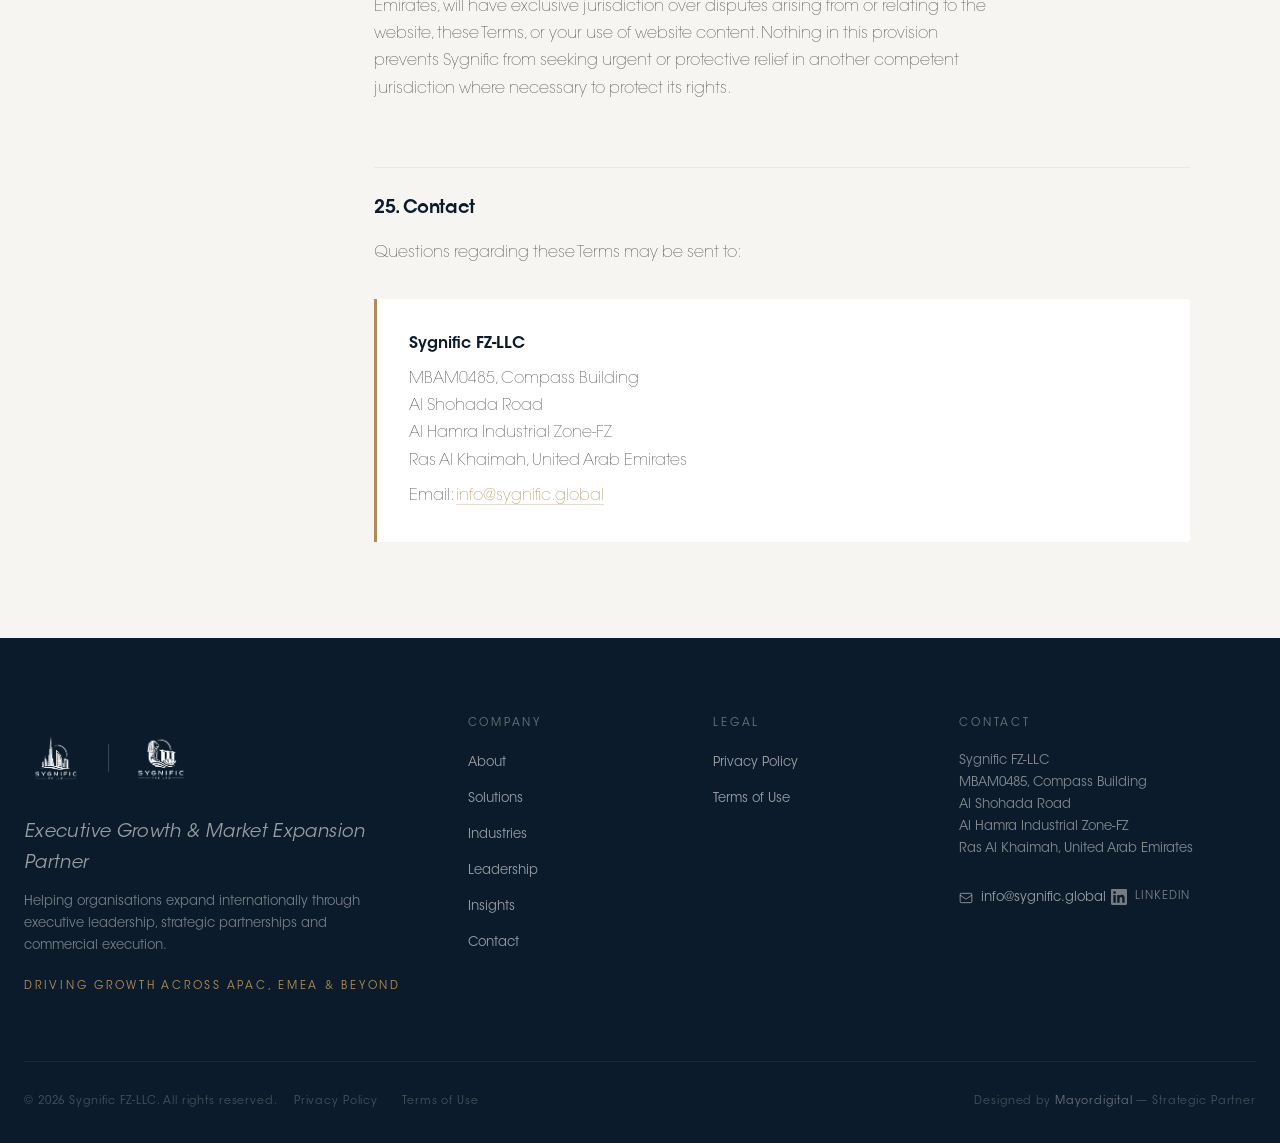
<file: terms.html>
<!DOCTYPE html>
<html lang="en">
<head>
  <meta charset="UTF-8">
  <meta name="viewport" content="width=device-width, initial-scale=1.0">

  <!-- SEO -->
  <title>Terms of Use | Sygnific</title>
  <meta name="description" content="Terms of Use governing access to and use of sygnific.global. Owned and operated by Sygnific FZ-LLC, Ras Al Khaimah, United Arab Emirates.">
  <meta name="robots" content="noindex, follow">

  <!-- Open Graph -->
  <meta property="og:type"        content="website">
  <meta property="og:title"       content="Terms of Use | Sygnific">
  <meta property="og:description" content="Terms of Use governing access to and use of sygnific.global.">
  <meta property="og:url"         content="https://sygnific.global/terms">

  <link rel="canonical" href="https://sygnific.global/terms">

  <!-- Favicon -->
  <link rel="icon" type="image/svg+xml" href="assets/images/favicon.svg">

  <!-- Styles -->
  <link rel="stylesheet" href="css/style.css">

  <style>

    /* ── LEGAL HERO ─────────────────────────────────────────── */

    .legal-hero {
      background: var(--color-navy);
      padding-block: var(--space-32) var(--space-20);
      text-align: center;
      position: relative;
      overflow: hidden;
    }

    .legal-hero::before {
      content: '';
      position: absolute;
      inset: 0;
      background: radial-gradient(ellipse 70% 60% at 50% 0%, rgba(176,141,87,0.07) 0%, transparent 70%);
      pointer-events: none;
    }

    .legal-hero .container {
      position: relative;
      z-index: 1;
    }

    .legal-hero-eyebrow {
      display: inline-block;
      font-size: var(--text-xs);
      font-weight: var(--font-weight-book);
      letter-spacing: var(--tracking-widest);
      text-transform: uppercase;
      color: var(--color-gold);
      margin-bottom: var(--space-5);
    }

    .legal-hero h1 {
      font-size: clamp(var(--text-3xl), 4vw, var(--text-5xl));
      font-weight: var(--font-weight-xl);
      color: var(--color-ivory);
      line-height: var(--leading-tight);
      letter-spacing: var(--tracking-tight);
      margin-bottom: var(--space-6);
    }

    .legal-hero-meta {
      font-size: var(--text-sm);
      color: rgba(247, 245, 241, 0.45);
      letter-spacing: var(--tracking-wide);
    }

    .legal-hero-divider {
      width: 40px;
      height: 1px;
      background: var(--color-gold);
      margin: var(--space-8) auto 0;
      opacity: 0.5;
    }

    /* ── LEGAL BODY ─────────────────────────────────────────── */

    .legal-body {
      background: var(--color-ivory);
      padding-block: var(--space-24);
    }

    .legal-layout {
      display: grid;
      grid-template-columns: 220px 1fr;
      gap: var(--space-16);
      align-items: start;
      max-width: 1100px;
      margin-inline: auto;
    }

    /* ── TABLE OF CONTENTS (sidebar) ────────────────────────── */

    .legal-toc {
      position: sticky;
      top: calc(var(--header-height) + var(--space-8));
    }

    .legal-toc-label {
      font-size: var(--text-xs);
      font-weight: var(--font-weight-book);
      letter-spacing: var(--tracking-widest);
      text-transform: uppercase;
      color: var(--color-text-muted);
      margin-bottom: var(--space-4);
    }

    .legal-toc-list {
      list-style: none;
      margin: 0;
      padding: 0;
      display: flex;
      flex-direction: column;
      gap: var(--space-1);
    }

    .legal-toc-list a {
      font-size: var(--text-xs);
      color: var(--color-text-light);
      text-decoration: none;
      line-height: 1.5;
      display: block;
      padding: var(--space-1) 0;
      border-left: 2px solid transparent;
      padding-left: var(--space-3);
      transition: color var(--transition-fast), border-color var(--transition-fast);
    }

    .legal-toc-list a:hover {
      color: var(--color-gold);
      border-color: var(--color-gold);
    }

    /* ── CONTENT ────────────────────────────────────────────── */

    .legal-content {
      min-width: 0;
    }

    .legal-content h2 {
      font-size: var(--text-lg);
      font-weight: var(--font-weight-demi);
      color: var(--color-navy);
      letter-spacing: var(--tracking-tight);
      margin-top: var(--space-16);
      margin-bottom: var(--space-5);
      padding-top: var(--space-8);
      border-top: 1px solid var(--color-ivory-dark);
      scroll-margin-top: calc(var(--header-height) + var(--space-8));
    }

    .legal-content h2:first-child {
      margin-top: 0;
      padding-top: 0;
      border-top: none;
    }

    .legal-content p {
      font-size: var(--text-base);
      font-weight: var(--font-weight-xl);
      line-height: var(--leading-relaxed);
      color: var(--color-text);
      margin-bottom: var(--space-5);
    }

    .legal-content ul {
      margin: var(--space-3) 0 var(--space-6) var(--space-6);
      display: flex;
      flex-direction: column;
      gap: var(--space-2);
    }

    .legal-content ul li {
      font-size: var(--text-base);
      font-weight: var(--font-weight-xl);
      line-height: var(--leading-relaxed);
      color: var(--color-text);
      position: relative;
    }

    .legal-content ul li::marker {
      color: var(--color-gold);
    }

    .legal-content a {
      color: var(--color-gold);
      text-decoration: none;
      border-bottom: 1px solid rgba(176, 141, 87, 0.3);
      transition: border-color var(--transition-fast);
    }

    .legal-content a:hover {
      border-color: var(--color-gold);
    }

    .legal-content strong {
      font-weight: var(--font-weight-demi);
      color: var(--color-navy);
    }

    .legal-contact-block {
      margin-top: var(--space-8);
      padding: var(--space-8);
      background: var(--color-white);
      border-left: 3px solid var(--color-gold);
      border-radius: 0 var(--radius-md) var(--radius-md) 0;
    }

    .legal-contact-block p {
      margin-bottom: var(--space-2);
    }

    .legal-contact-block p:last-child {
      margin-bottom: 0;
    }

    /* ── RESPONSIVE ─────────────────────────────────────────── */

    @media (max-width: 900px) {
      .legal-layout {
        grid-template-columns: 1fr;
        gap: var(--space-10);
      }

      .legal-toc {
        position: static;
        border-bottom: 1px solid var(--color-ivory-dark);
        padding-bottom: var(--space-8);
      }
    }

    @media (max-width: 600px) {
      .legal-hero { padding-block: var(--space-24) var(--space-16); }
      .legal-body  { padding-block: var(--space-16); }
      .legal-content h2 { font-size: var(--text-base); margin-top: var(--space-12); }
    }

  </style>
</head>
<body>

  <!-- ── HEADER ─────────────────────────────────────────────── -->
  <header class="site-header site-header--light" role="banner">
    <div class="header-inner">

      <div class="logo-pair">
        <a href="/" aria-label="Sygnific FZ-LLC — UAE">
          <div class="logo-img-wrap">
            <img src="assets/images/logo-ae.png" alt="Sygnific FZ-LLC — UAE" class="logo-img">
          </div>
        </a>
        <span class="logo-pair-sep"></span>
        <a href="/" aria-label="Sygnific Pte Ltd — Singapore">
          <div class="logo-img-wrap">
            <img src="assets/images/logo-sg.png" alt="Sygnific Pte Ltd — Singapore" class="logo-img">
          </div>
        </a>
      </div>

      <nav class="site-nav" aria-label="Primary navigation">
        <a href="/"               class="nav-link">Home</a>
        <a href="about.html"      class="nav-link">About</a>
        <a href="solutions.html"  class="nav-link">Solutions</a>
        <a href="industries.html" class="nav-link">Industries</a>
        <a href="leadership.html" class="nav-link">Leadership</a>
        <a href="insights.html"   class="nav-link">Insights</a>
        <a href="contact.html"    class="nav-link">Contact</a>
      </nav>

      <div class="header-cta">
        <a href="contact.html#contact-form" class="btn btn--secondary btn--sm">Begin a Partnership</a>
      </div>

      <button
        class="hamburger"
        aria-label="Open navigation menu"
        aria-expanded="false"
        aria-controls="mobile-nav"
        style="--hamburger-color: var(--color-navy);"
      >
        <span class="hamburger-line"></span>
        <span class="hamburger-line"></span>
        <span class="hamburger-line"></span>
      </button>

    </div>
  </header>

  <!-- ── MOBILE NAV ─────────────────────────────────────────── -->
  <nav class="mobile-nav" id="mobile-nav" aria-label="Mobile navigation" aria-hidden="true" role="dialog" aria-modal="true">
    <button class="mobile-nav-close" aria-label="Close navigation menu">
      <svg width="24" height="24" viewBox="0 0 24 24" fill="none" stroke="currentColor" stroke-width="1.5" stroke-linecap="round" aria-hidden="true">
        <line x1="4" y1="4" x2="20" y2="20"/>
        <line x1="20" y1="4" x2="4" y2="20"/>
      </svg>
    </button>
    <a href="/"               class="nav-link">Home</a>
    <a href="about.html"      class="nav-link">About</a>
    <a href="solutions.html"  class="nav-link">Solutions</a>
    <a href="industries.html" class="nav-link">Industries</a>
    <a href="leadership.html" class="nav-link">Leadership</a>
    <a href="insights.html"   class="nav-link">Insights</a>
    <a href="contact.html"    class="nav-link">Contact</a>
    <div class="mobile-nav-footer">sygnific.global</div>
  </nav>

  <main id="main-content">

    <!-- ══ HERO ═════════════════════════════════════════════════ -->
    <section class="legal-hero">
      <div class="container">
        <span class="legal-hero-eyebrow">Legal</span>
        <h1>Terms of Use</h1>
        <p class="legal-hero-meta">Last updated: 16 July 2026</p>
        <div class="legal-hero-divider"></div>
      </div>
    </section>

    <!-- ══ CONTENT ══════════════════════════════════════════════ -->
    <section class="legal-body">
      <div class="container">
        <div class="legal-layout">

          <!-- Sidebar TOC -->
          <aside class="legal-toc" aria-label="Table of contents">
            <p class="legal-toc-label">Contents</p>
            <ul class="legal-toc-list">
              <li><a href="#introduction">1. Introduction</a></li>
              <li><a href="#purpose">2. Purpose of the Website</a></li>
              <li><a href="#no-engagement">3. No Professional Engagement</a></li>
              <li><a href="#no-reliance">4. No Reliance on Content</a></li>
              <li><a href="#no-guarantee">5. No Guarantee of Results</a></li>
              <li><a href="#accuracy">6. Accuracy and Availability</a></li>
              <li><a href="#permitted-use">7. Permitted Use</a></li>
              <li><a href="#prohibited-use">8. Prohibited Use</a></li>
              <li><a href="#ip">9. Intellectual Property</a></li>
              <li><a href="#trademarks">10. Trademarks</a></li>
              <li><a href="#submissions">11. User Submissions</a></li>
              <li><a href="#confidential">12. Confidential Information</a></li>
              <li><a href="#third-party">13. Third-Party Services</a></li>
              <li><a href="#meetings">14. Meeting Bookings</a></li>
              <li><a href="#insights">15. Insights &amp; Publications</a></li>
              <li><a href="#liability">16. Limitation of Liability</a></li>
              <li><a href="#indemnity">17. Indemnity</a></li>
              <li><a href="#privacy">18. Privacy</a></li>
              <li><a href="#termination">19. Suspension &amp; Termination</a></li>
              <li><a href="#changes">20. Changes to These Terms</a></li>
              <li><a href="#severability">21. Severability</a></li>
              <li><a href="#waiver">22. No Waiver</a></li>
              <li><a href="#entire-agreement">23. Entire Agreement</a></li>
              <li><a href="#governing-law">24. Governing Law</a></li>
              <li><a href="#contact">25. Contact</a></li>
            </ul>
          </aside>

          <!-- Main content -->
          <article class="legal-content">

            <h2 id="introduction">1. Introduction</h2>
            <p>These Terms of Use govern your access to and use of <strong>sygnific.global</strong> and any pages, content, materials and functionality made available through the website.</p>
            <p>The website is owned and operated by:</p>
            <div class="legal-contact-block">
              <p><strong>Sygnific FZ-LLC</strong></p>
              <p>MBAM0485, Compass Building<br>Al Shohada Road<br>Al Hamra Industrial Zone-FZ<br>Ras Al Khaimah, United Arab Emirates</p>
              <p>Email: <a href="mailto:info@sygnific.global">info@sygnific.global</a></p>
            </div>
            <p style="margin-top:var(--space-6);">In these Terms, "Sygnific", "we", "us" and "our" refer to Sygnific FZ-LLC.</p>
            <p>By accessing or using the website, you confirm that you have read, understood and agreed to these Terms of Use. If you do not agree to these Terms, you must not use the website.</p>

            <h2 id="purpose">2. Purpose of the Website</h2>
            <p>The website provides general information about Sygnific, its experience and its services, which may include:</p>
            <ul>
              <li>executive advisory;</li>
              <li>international market expansion;</li>
              <li>commercial growth and business development;</li>
              <li>strategic representation;</li>
              <li>interim executive leadership;</li>
              <li>infrastructure and data-centre advisory;</li>
              <li>related strategic and commercial services.</li>
            </ul>
            <p>The website is intended primarily for organisations, business owners, directors, executives and professional users evaluating potential business relationships with Sygnific.</p>

            <h2 id="no-engagement">3. No Professional Engagement Created</h2>
            <p>Accessing the website, submitting an enquiry, arranging an introductory call or receiving general information does not create:</p>
            <ul>
              <li>a client relationship;</li>
              <li>an advisory relationship;</li>
              <li>a consultancy agreement;</li>
              <li>a fiduciary relationship;</li>
              <li>an agency relationship;</li>
              <li>a partnership or joint venture;</li>
              <li>an employment relationship;</li>
              <li>an exclusive commercial relationship.</li>
            </ul>
            <p>A formal engagement will arise only when Sygnific and the relevant client enter into a separate written agreement signed or otherwise expressly accepted by authorised representatives. Any such agreement will govern the services provided and will prevail over these Terms in the event of inconsistency.</p>

            <h2 id="no-reliance">4. No Reliance on Website Content</h2>
            <p>The website and its content are provided for general informational and promotional purposes only. Website content does not constitute:</p>
            <ul>
              <li>legal advice;</li>
              <li>financial or investment advice;</li>
              <li>tax advice;</li>
              <li>regulatory advice;</li>
              <li>engineering or technical certification;</li>
              <li>professional due diligence;</li>
              <li>a market-entry recommendation;</li>
              <li>a guarantee of commercial results;</li>
              <li>an offer capable of acceptance;</li>
              <li>a binding proposal or commitment.</li>
            </ul>
            <p>You should obtain independent professional advice before making decisions based on information relating to a specific market, transaction, investment, regulation, project or commercial opportunity.</p>

            <h2 id="no-guarantee">5. No Guarantee of Results</h2>
            <p>Sygnific may describe its capabilities, approach, experience, geographic focus and potential commercial outcomes. However:</p>
            <ul>
              <li>business and market outcomes depend on numerous factors outside Sygnific's control;</li>
              <li>past experience does not guarantee future results;</li>
              <li>market conditions, regulations, commercial relationships and project circumstances may change;</li>
              <li>no statement on the website constitutes a promise that a particular opportunity, partnership, transaction, market entry or revenue outcome will be achieved.</li>
            </ul>
            <p>Any performance objectives or deliverables applicable to a client engagement will be addressed in the relevant written agreement.</p>

            <h2 id="accuracy">6. Accuracy and Availability</h2>
            <p>We aim to keep website content accurate and current. However, we do not warrant that:</p>
            <ul>
              <li>all information is complete, accurate or current;</li>
              <li>the website will always be available;</li>
              <li>the website will be uninterrupted or error-free;</li>
              <li>defects will be corrected immediately;</li>
              <li>the website or its servers will be free from harmful components;</li>
              <li>content will be suitable for a particular purpose.</li>
            </ul>
            <p>We may update, remove, suspend or modify any part of the website without notice.</p>

            <h2 id="permitted-use">7. Permitted Use</h2>
            <p>You may use the website only:</p>
            <ul>
              <li>for lawful purposes;</li>
              <li>for your own legitimate business or informational purposes;</li>
              <li>in accordance with these Terms;</li>
              <li>in a way that does not infringe the rights of Sygnific or any third party.</li>
            </ul>
            <p>You may view and print reasonable extracts of the website for internal, non-commercial reference, provided that you do not remove copyright, trademark or proprietary notices.</p>

            <h2 id="prohibited-use">8. Prohibited Use</h2>
            <p>You must not:</p>
            <ul>
              <li>use the website unlawfully, fraudulently or maliciously;</li>
              <li>attempt to gain unauthorised access to the website, server or connected systems;</li>
              <li>introduce viruses, malware, malicious code or harmful technology;</li>
              <li>interfere with website security or availability;</li>
              <li>scrape, crawl, index or extract website content through automated means without written permission;</li>
              <li>reproduce, republish, distribute or commercially exploit website content without authorisation;</li>
              <li>impersonate Sygnific, its officers, employees or representatives;</li>
              <li>submit false, misleading, defamatory or unlawful information;</li>
              <li>use the website to transmit unsolicited commercial communications;</li>
              <li>attempt to reverse-engineer website functionality;</li>
              <li>use website content to create a competing service or misleading representation;</li>
              <li>infringe intellectual property, confidentiality, privacy or other legal rights.</li>
            </ul>
            <p>We may block or restrict access where we reasonably believe the website is being misused.</p>

            <h2 id="ip">9. Intellectual Property</h2>
            <p>Unless otherwise stated, the website and all associated intellectual property rights belong to or are licensed to Sygnific. This includes:</p>
            <ul>
              <li>the Sygnific name and branding;</li>
              <li>logos and visual identity;</li>
              <li>website design and layout;</li>
              <li>text and written content;</li>
              <li>reports, articles and insights;</li>
              <li>graphics, illustrations and photographs;</li>
              <li>downloadable materials;</li>
              <li>video and audio content;</li>
              <li>methodologies, frameworks and presentations;</li>
              <li>software, code and website functionality.</li>
            </ul>
            <p>No intellectual property rights are transferred to you through your use of the website. You may not reproduce, adapt, publish, distribute, sell, license or commercially exploit website content without prior written authorisation from Sygnific, except where permitted by applicable law.</p>

            <h2 id="trademarks">10. Trademarks</h2>
            <p>The Sygnific name, logo and related branding are trademarks or business identifiers of Sygnific FZ-LLC. Third-party names, trademarks and logos appearing on the website remain the property of their respective owners. Nothing on the website grants a licence to use any trademark without the relevant owner's prior written permission.</p>

            <h2 id="submissions">11. User Submissions and Enquiries</h2>
            <p>When submitting information through the website, you confirm that:</p>
            <ul>
              <li>the information is accurate to the best of your knowledge;</li>
              <li>you are authorised to provide the information;</li>
              <li>the information does not infringe third-party rights;</li>
              <li>the submission is not unlawful, defamatory, harmful or misleading.</li>
            </ul>
            <p>You retain ownership of information you submit. You grant Sygnific permission to use the information for the purposes of:</p>
            <ul>
              <li>reviewing and responding to your enquiry;</li>
              <li>arranging a meeting;</li>
              <li>evaluating a potential engagement;</li>
              <li>preparing a proposal;</li>
              <li>managing the resulting business relationship;</li>
              <li>complying with legal and record-keeping obligations.</li>
            </ul>
            <p>Your personal information will be handled in accordance with our <a href="privacy.html">Privacy Policy</a>.</p>

            <h2 id="confidential">12. Confidential Information</h2>
            <p>Website enquiry forms and ordinary email communications should not be considered secure channels for highly confidential, privileged or commercially sensitive information. You should not send confidential information unless:</p>
            <ul>
              <li>Sygnific has agreed to receive it; and</li>
              <li>appropriate confidentiality arrangements are in place.</li>
            </ul>
            <p>The fact that Sygnific receives information through the website does not, by itself, create a duty of confidentiality beyond obligations imposed by applicable law. Any confidentiality obligations relating to an engagement will be governed by the relevant written agreement or non-disclosure agreement.</p>

            <h2 id="third-party">13. Third-Party Websites and Services</h2>
            <p>The website may contain links to or integrations with third-party websites and services, including:</p>
            <ul>
              <li>meeting-scheduling platforms;</li>
              <li>LinkedIn;</li>
              <li>hosting and infrastructure providers;</li>
              <li>embedded media;</li>
              <li>analytics or communication tools.</li>
            </ul>
            <p>These services are operated independently. Sygnific does not control and is not responsible for their content, availability, security, privacy practices, contractual terms, or any loss arising from their use. Your use of a third-party service is subject to that provider's own terms and policies.</p>

            <h2 id="meetings">14. Meeting Bookings</h2>
            <p>The website may allow you to schedule an introductory or strategy call through a third-party booking platform. A booking confirmation:</p>
            <ul>
              <li>reserves a meeting time only;</li>
              <li>does not guarantee that Sygnific will accept an engagement;</li>
              <li>does not create a client or advisory relationship;</li>
              <li>does not constitute acceptance of any project or commercial proposal.</li>
            </ul>
            <p>Sygnific may reschedule or cancel a meeting where reasonably necessary. You should provide reasonable notice if you are unable to attend a scheduled meeting.</p>

            <h2 id="insights">15. Insights, Articles and Publications</h2>
            <p>Articles, insights, market commentary and other publications on the website reflect general perspectives as of their publication date. They may become inaccurate or incomplete due to changes in legislation, regulation, markets, technology, economic conditions, project requirements or industry practices. Sygnific is not obligated to update previously published materials. You should not rely on general publications as a substitute for advice based on your specific circumstances.</p>

            <h2 id="liability">16. Limitation of Liability</h2>
            <p>To the maximum extent permitted by applicable law, Sygnific FZ-LLC and its directors, officers, employees, consultants, representatives and affiliates will not be liable for any:</p>
            <ul>
              <li>indirect or consequential loss;</li>
              <li>loss of profits;</li>
              <li>loss of revenue;</li>
              <li>loss of business opportunity;</li>
              <li>loss of anticipated savings;</li>
              <li>loss of goodwill or reputation;</li>
              <li>loss or corruption of data;</li>
              <li>business interruption;</li>
              <li>loss resulting from reliance on website content;</li>
              <li>loss arising from third-party websites or services;</li>
              <li>loss arising from the unavailability or malfunction of the website.</li>
            </ul>
            <p>Where liability cannot legally be excluded, Sygnific's aggregate liability arising exclusively from use of the website will be limited to the lower of the amount paid by you specifically for access to the website, or AED 1,000. Nothing in these Terms excludes or limits liability where exclusion or limitation is prohibited by applicable law.</p>

            <h2 id="indemnity">17. Indemnity</h2>
            <p>To the extent permitted by law, you agree to indemnify and hold harmless Sygnific FZ-LLC and its directors, officers, employees, representatives and contractors from claims, liabilities, damages, losses and reasonable costs arising from:</p>
            <ul>
              <li>your unlawful use of the website;</li>
              <li>your breach of these Terms;</li>
              <li>information or material submitted by you;</li>
              <li>your infringement of third-party rights;</li>
              <li>your interference with the operation or security of the website.</li>
            </ul>

            <h2 id="privacy">18. Privacy</h2>
            <p>Our collection and use of personal information are governed by our <a href="privacy.html">Privacy Policy</a>. By using the website, you acknowledge that internet communications and online systems may involve security and privacy risks.</p>

            <h2 id="termination">19. Suspension and Termination</h2>
            <p>We may suspend, restrict or terminate access to the website without notice where:</p>
            <ul>
              <li>these Terms have been breached;</li>
              <li>misuse or unlawful activity is suspected;</li>
              <li>website security may be at risk;</li>
              <li>necessary maintenance is being carried out;</li>
              <li>we are required to do so by law or a competent authority.</li>
            </ul>
            <p>Provisions intended to survive termination, including intellectual property, disclaimers, liability limitations and governing-law provisions, will remain effective.</p>

            <h2 id="changes">20. Changes to These Terms</h2>
            <p>We may revise these Terms periodically. The updated version will be published on the website with a revised "Last updated" date. Your continued use of the website after updated Terms are published constitutes acceptance of the revised Terms.</p>

            <h2 id="severability">21. Severability</h2>
            <p>If any provision of these Terms is found to be invalid, unlawful or unenforceable, that provision will be interpreted or limited to the minimum extent necessary. The remaining provisions will continue in full force and effect.</p>

            <h2 id="waiver">22. No Waiver</h2>
            <p>A failure or delay by Sygnific to exercise a right or remedy does not constitute a waiver of that right or remedy. A waiver will be effective only if made expressly in writing.</p>

            <h2 id="entire-agreement">23. Entire Agreement</h2>
            <p>These Terms, together with the Privacy Policy, constitute the agreement between you and Sygnific concerning your use of the website. They do not replace or modify any separate written agreement governing professional services.</p>

            <h2 id="governing-law">24. Governing Law and Jurisdiction</h2>
            <p>These Terms and any non-contractual obligations arising from or relating to them are governed by the laws of the United Arab Emirates as applied in the Emirate of Ras Al Khaimah.</p>
            <p>Subject to any mandatory applicable law, the courts of Ras Al Khaimah, United Arab Emirates, will have exclusive jurisdiction over disputes arising from or relating to the website, these Terms, or your use of website content. Nothing in this provision prevents Sygnific from seeking urgent or protective relief in another competent jurisdiction where necessary to protect its rights.</p>

            <h2 id="contact">25. Contact</h2>
            <p>Questions regarding these Terms may be sent to:</p>
            <div class="legal-contact-block">
              <p><strong>Sygnific FZ-LLC</strong></p>
              <p>MBAM0485, Compass Building<br>Al Shohada Road<br>Al Hamra Industrial Zone-FZ<br>Ras Al Khaimah, United Arab Emirates</p>
              <p>Email: <a href="mailto:info@sygnific.global">info@sygnific.global</a></p>
            </div>

          </article>

        </div>
      </div>
    </section>

  </main>


  <!-- ── FOOTER ─────────────────────────────────────────────── -->
  <footer class="site-footer" role="contentinfo">
    <div class="container">

      <div class="footer-grid">

        <div class="footer-brand">
          <div class="logo-pair" style="margin-bottom:var(--space-5);">
            <a href="/" aria-label="Sygnific FZ-LLC — UAE">
              <div class="logo-img-wrap">
                <img src="assets/images/logo-ae.png" alt="Sygnific FZ-LLC — UAE" class="logo-img logo-img--invert">
              </div>
            </a>
            <span class="logo-pair-sep logo-pair-sep--invert"></span>
            <a href="/" aria-label="Sygnific Pte Ltd — Singapore">
              <div class="logo-img-wrap">
                <img src="assets/images/logo-sg.png" alt="Sygnific Pte Ltd — Singapore" class="logo-img logo-img--invert">
              </div>
            </a>
          </div>
          <p class="footer-tagline">Executive Growth &amp; Market Expansion Partner</p>
          <p class="footer-desc">Helping organisations expand internationally through executive leadership, strategic partnerships and commercial execution.</p>
          <span class="footer-subtag">Driving Growth Across APAC, EMEA &amp; Beyond</span>
        </div>

        <div class="footer-col">
          <h4>Company</h4>
          <nav aria-label="Footer company links">
            <ul class="footer-links">
              <li><a href="about.html">About</a></li>
              <li><a href="solutions.html">Solutions</a></li>
              <li><a href="industries.html">Industries</a></li>
              <li><a href="leadership.html">Leadership</a></li>
              <li><a href="insights.html">Insights</a></li>
              <li><a href="contact.html">Contact</a></li>
            </ul>
          </nav>
        </div>

        <div class="footer-col">
          <h4>Legal</h4>
          <nav aria-label="Footer legal links">
            <ul class="footer-links">
              <li><a href="privacy.html">Privacy Policy</a></li>
              <li><a href="terms.html">Terms of Use</a></li>
            </ul>
          </nav>
        </div>

        <div class="footer-col">
          <h4>Contact</h4>
          <address class="footer-address" style="font-style:normal;">
            Sygnific FZ-LLC<br>
            MBAM0485, Compass Building<br>
            Al Shohada Road<br>
            Al Hamra Industrial Zone-FZ<br>
            Ras Al Khaimah, United Arab Emirates
          </address>
          <a href="mailto:info@sygnific.global" class="footer-email">
            <svg width="14" height="14" viewBox="0 0 24 24" fill="none" stroke="currentColor" stroke-width="1.5" aria-hidden="true">
              <rect x="2" y="4" width="20" height="16" rx="2"/>
              <path d="M2 7l10 7 10-7"/>
            </svg>
            info@sygnific.global
          </a>
          <a href="https://www.linkedin.com/company/sygnific-global/" class="footer-linkedin" target="_blank" rel="noopener noreferrer" aria-label="Sygnific on LinkedIn">
            <svg width="14" height="14" viewBox="0 0 24 24" fill="currentColor" aria-hidden="true"><path d="M20.447 20.452h-3.554v-5.569c0-1.328-.027-3.037-1.852-3.037-1.853 0-2.136 1.445-2.136 2.939v5.667H9.351V9h3.414v1.561h.046c.477-.9 1.637-1.85 3.37-1.85 3.601 0 4.267 2.37 4.267 5.455v6.286zM5.337 7.433a2.062 2.062 0 01-2.063-2.065 2.064 2.064 0 112.063 2.065zm1.782 13.019H3.555V9h3.564v11.452zM22.225 0H1.771C.792 0 0 .774 0 1.729v20.542C0 23.227.792 24 1.771 24h20.451C23.2 24 24 23.227 24 22.271V1.729C24 .774 23.2 0 22.222 0h.003z"/></svg>
            LinkedIn
          </a>
        </div>

      </div>

      <div class="footer-bottom">
        <span class="footer-copyright">&copy; <span class="footer-year"></span> Sygnific FZ-LLC. All rights reserved.</span>
        <nav class="footer-legal-inline" aria-label="Footer legal">
          <a href="privacy.html">Privacy Policy</a>
          <a href="terms.html">Terms of Use</a>
        </nav>
        <span class="footer-credit">Designed by <a href="https://www.mayordigital.com/en" target="_blank" rel="noopener noreferrer">Mayordigital</a> &mdash; Strategic Partner</span>
      </div>

    </div>
  </footer>

  <button class="back-to-top" aria-label="Back to top">
    <svg width="14" height="14" viewBox="0 0 14 14" fill="none" stroke="currentColor" stroke-width="1.5" stroke-linecap="round" stroke-linejoin="round" aria-hidden="true">
      <polyline points="2,9 7,4 12,9"/>
    </svg>
  </button>

  <script src="js/main.js" defer></script>

</body>
</html>
</file>
<file: css/style.css>
/* ============================================================
   SYGNIFIC — Global Stylesheet
   Import order: variables.css → style.css
   ============================================================ */

@import url('variables.css');

/* ── FONT FACES ───────────────────────────────────────────── */

@font-face {
  font-family: 'ITC Avant Garde Gothic Std';
  src: url('../assets/fonts/ITCAvantGardeStd-XLt.otf') format('opentype');
  font-weight: 200;
  font-style: normal;
  font-display: swap;
}

@font-face {
  font-family: 'ITC Avant Garde Gothic Std';
  src: url('../assets/fonts/ITCAvantGardeStd-Bk.otf') format('opentype');
  font-weight: 400;
  font-style: normal;
  font-display: swap;
}

@font-face {
  font-family: 'ITC Avant Garde Gothic Std';
  src: url('../assets/fonts/ITCAvantGardeStd-BkObl.otf') format('opentype');
  font-weight: 400;
  font-style: italic;
  font-display: swap;
}

@font-face {
  font-family: 'ITC Avant Garde Gothic Std';
  src: url('../assets/fonts/ITCAvantGardeStd-Demi.otf') format('opentype');
  font-weight: 600;
  font-style: normal;
  font-display: swap;
}

@font-face {
  font-family: 'ITC Avant Garde Gothic Std';
  src: url('../assets/fonts/ITCAvantGardeStd-DemiObl.otf') format('opentype');
  font-weight: 600;
  font-style: italic;
  font-display: swap;
}

/* ── RESET & BASE ─────────────────────────────────────────── */

*, *::before, *::after {
  margin: 0;
  padding: 0;
  box-sizing: border-box;
}

html {
  font-size: 16px;
  scroll-behavior: smooth;
  scroll-padding-top: var(--header-height, 120px);
  -webkit-text-size-adjust: 100%;
}

body {
  font-family: var(--font-body);
  font-size: var(--text-base);
  font-weight: var(--font-weight-book);
  line-height: var(--leading-normal);
  color: var(--color-text);
  background-color: var(--color-ivory);
  -webkit-font-smoothing: antialiased;
  -moz-osx-font-smoothing: grayscale;
}

img, video {
  display: block;
  max-width: 100%;
  height: auto;
}

a {
  color: inherit;
  text-decoration: none;
  transition: color var(--transition-base);
}

ul, ol {
  list-style: none;
}

button {
  cursor: pointer;
  font-family: inherit;
  border: none;
  background: none;
}

input, textarea, select {
  font-family: inherit;
}

/* ── FOCUS STATES (Accessibility) ────────────────────────── */

:focus-visible {
  outline: 2px solid var(--color-gold);
  outline-offset: 3px;
}

/* ── CONTAINER ────────────────────────────────────────────── */

.container {
  width: 100%;
  max-width: var(--container-max);
  margin-inline: auto;
  padding-inline: var(--container-padding);
}

.container--wide {
  max-width: var(--container-wide);
}

.container--narrow {
  max-width: var(--container-narrow);
}

/* ── TYPOGRAPHY ───────────────────────────────────────────── */

h1, h2, h3, h4, h5, h6 {
  font-family: var(--font-heading);
  line-height: var(--leading-tight);
  letter-spacing: var(--tracking-tight);
  color: var(--color-navy);
  font-weight: var(--font-weight-demi);
}

h1 { font-size: clamp(var(--text-5xl), 7vw, var(--text-7xl)); }
h2 { font-size: clamp(var(--text-4xl), 5vw, var(--text-6xl)); }
h3 { font-size: clamp(var(--text-3xl), 3.5vw, var(--text-5xl)); }
h4 { font-size: clamp(var(--text-2xl), 2.5vw, var(--text-4xl)); }
h5 { font-size: var(--text-2xl); }
h6 { font-size: var(--text-xl); }

/* Heading variants */
.heading--light  { color: var(--color-ivory); }
.heading--accent { color: var(--color-gold); }
.heading--italic { font-style: italic; }

p {
  font-size: var(--text-base);
  line-height: var(--leading-relaxed);
  color: var(--color-text);
  max-width: 70ch;
}

p.lead {
  font-size: var(--text-lg);
  line-height: var(--leading-relaxed);
  color: var(--color-text-light);
}

/* Eyebrow label (e.g. "SOLUTIONS — WHAT WE DO") */
.eyebrow {
  display: block;
  font-family: var(--font-body);
  font-size: var(--text-xs);
  font-weight: var(--font-weight-book);
  letter-spacing: var(--tracking-widest);
  text-transform: uppercase;
  color: var(--color-gold);
  margin-bottom: var(--space-4);
}

/* Rule-decorated divider label */
.divider-label {
  display: flex;
  align-items: center;
  gap: var(--space-4);
  font-family: var(--font-body);
  font-size: var(--text-xs);
  letter-spacing: var(--tracking-widest);
  text-transform: uppercase;
  color: var(--color-text-muted);
}

.divider-label::before,
.divider-label::after {
  content: '';
  flex: 1;
  height: 1px;
  background: var(--color-ivory-dark);
}

/* Dark-surface paragraph */
.text--light { color: rgba(247, 245, 241, 0.75); }
.text--muted  { color: var(--color-text-muted); }

/* ── BUTTONS ──────────────────────────────────────────────── */

.btn {
  display: inline-flex;
  align-items: center;
  gap: var(--space-2);
  font-family: var(--font-body);
  font-size: var(--text-xs);
  font-weight: 500;
  letter-spacing: var(--tracking-widest);
  text-transform: uppercase;
  text-decoration: none;
  padding: var(--space-4) var(--space-8);
  border: 1px solid transparent;
  transition:
    background var(--transition-base),
    color var(--transition-base),
    border-color var(--transition-base),
    box-shadow var(--transition-base);
  white-space: nowrap;
  cursor: pointer;
}

/* Primary: gold fill */
.btn--primary {
  background: var(--color-gold);
  color: var(--color-navy);
  border-color: var(--color-gold);
}

.btn--primary:hover {
  background: var(--color-gold-light);
  border-color: var(--color-gold-light);
  box-shadow: 0 4px 20px rgba(176, 141, 87, 0.35);
}

/* Secondary: outline navy */
.btn--secondary {
  background: transparent;
  color: var(--color-navy);
  border-color: var(--color-navy);
}

.btn--secondary:hover {
  background: var(--color-navy);
  border-color: var(--color-navy);
  color: #fff;
}

/* Ghost: subtle on dark backgrounds */
.btn--ghost {
  background: transparent;
  color: var(--color-ivory);
  border-color: rgba(247, 245, 241, 0.35);
}

.btn--ghost:hover {
  border-color: var(--color-ivory);
  background: rgba(247, 245, 241, 0.08);
}

/* Ghost dark: for light backgrounds */
.btn--ghost-dark {
  background: transparent;
  color: var(--color-navy);
  border-color: rgba(11, 27, 43, 0.3);
}

.btn--ghost-dark:hover {
  border-color: var(--color-navy);
  background: rgba(11, 27, 43, 0.05);
}

/* Size modifier */
.btn--sm {
  font-size: 0.625rem;
  padding: var(--space-3) var(--space-6);
}

.btn--lg {
  font-size: var(--text-sm);
  padding: var(--space-5) var(--space-10);
}

/* ── HEADER ───────────────────────────────────────────────── */

.site-header {
  position: fixed;
  top: 0;
  left: 0;
  right: 0;
  z-index: var(--z-sticky);
  height: var(--header-height);
  display: flex;
  align-items: center;
  transition:
    background var(--transition-slow),
    backdrop-filter var(--transition-slow),
    border-color var(--transition-slow),
    box-shadow var(--transition-slow);
  border-bottom: 1px solid transparent;
}

/* Default: transparent over hero */
.site-header--transparent {
  background: transparent;
}

/* Scrolled on dark/transparent header: dark frosted glass */
.site-header--transparent.site-header--scrolled {
  background: rgba(11, 27, 43, 0.75);
  backdrop-filter: blur(20px) saturate(160%);
  -webkit-backdrop-filter: blur(20px) saturate(160%);
  border-bottom-color: rgba(176, 141, 87, 0.18);
  box-shadow: 0 1px 32px rgba(0, 0, 0, 0.25);
}

/* Light page header (no hero image) */
.site-header--light {
  background: var(--color-ivory);
  border-bottom-color: var(--color-ivory-dark);
}

/* Scrolled on light header: ivory frosted glass */
.site-header--light.site-header--scrolled {
  background: rgba(247, 245, 241, 0.80);
  backdrop-filter: blur(20px) saturate(160%);
  -webkit-backdrop-filter: blur(20px) saturate(160%);
  border-bottom-color: rgba(176, 141, 87, 0.2);
  box-shadow: 0 2px 24px rgba(11, 27, 43, 0.07);
}

.site-header--light .nav-link,
.site-header--light .logo {
  color: var(--color-navy);
}

.site-header--light .nav-link:hover {
  color: var(--color-gold);
}

.header-inner {
  width: 100%;
  max-width: var(--container-max);
  margin-inline: auto;
  padding-inline: var(--container-padding);
  display: flex;
  align-items: center;
  justify-content: space-between;
  gap: var(--space-8);
}

/* Logo */
.logo {
  font-family: var(--font-heading);
  font-size: var(--text-2xl);
  font-weight: 300;
  letter-spacing: var(--tracking-wide);
  text-transform: uppercase;
  color: var(--color-ivory);
  text-decoration: none;
  flex-shrink: 0;
  transition: color var(--transition-base);
}

.logo:hover {
  color: var(--color-gold);
}

/* Nav */
.site-nav {
  display: flex;
  align-items: center;
  gap: var(--space-8);
}

.nav-link {
  font-family: var(--font-body);
  font-size: var(--text-xs);
  font-weight: 400;
  letter-spacing: var(--tracking-widest);
  text-transform: uppercase;
  color: rgba(247, 245, 241, 0.75);
  text-decoration: none;
  position: relative;
  padding-bottom: 2px;
  transition: color var(--transition-base);
}

.nav-link::after {
  content: '';
  position: absolute;
  bottom: 0;
  left: 0;
  right: 100%;
  height: 1px;
  background: var(--color-gold);
  transition: right var(--transition-base);
}

.nav-link:hover {
  color: var(--color-ivory);
}

.nav-link:hover::after,
.nav-link[aria-current="page"]::after {
  right: 0;
}

/* Active page: bold underline, stays visible */
.nav-link[aria-current="page"] {
  color: var(--color-ivory);
  font-weight: 600;
}

/* Active on light header: navy bold */
.site-header--light .nav-link[aria-current="page"] {
  color: var(--color-navy);
  font-weight: 600;
}

/* Header CTA */
.header-cta {
  flex-shrink: 0;
}

/* Hamburger (mobile) */
.hamburger {
  display: none;
  flex-direction: column;
  justify-content: center;
  gap: 6px;
  width: 40px;
  height: 40px;
  background: none;
  border: none;
  cursor: pointer;
  padding: 6px;
  z-index: var(--z-overlay);
  position: relative;
}

.hamburger-line {
  display: block;
  width: 100%;
  height: 1.5px;
  background: var(--color-navy);
  transform-origin: center;
  transition:
    transform var(--transition-base),
    opacity var(--transition-base),
    background var(--transition-base);
}

/* When nav is open: float button above the overlay and show ivory X */
.hamburger[aria-expanded="true"] {
  position: fixed;
  top: calc((var(--header-height, 88px) - 40px) / 2);
  right: var(--container-padding, 20px);
  z-index: calc(var(--z-overlay) + 50);
}

.hamburger[aria-expanded="true"] .hamburger-line {
  background: var(--color-ivory);
}

.hamburger[aria-expanded="true"] .hamburger-line:nth-child(1) {
  transform: translateY(7px) rotate(45deg);
}

.hamburger[aria-expanded="true"] .hamburger-line:nth-child(2) {
  opacity: 0;
}

.hamburger[aria-expanded="true"] .hamburger-line:nth-child(3) {
  transform: translateY(-7px) rotate(-45deg);
}

/* Mobile overlay nav */
.mobile-nav {
  position: fixed;
  inset: 0;
  z-index: var(--z-overlay);
  background: var(--color-navy);
  display: flex;
  flex-direction: column;
  align-items: center;
  justify-content: center;
  gap: var(--space-8);
  opacity: 0;
  pointer-events: none;
  transition: opacity var(--transition-slow);
}

.mobile-nav[aria-hidden="false"] {
  opacity: 1;
  pointer-events: all;
}

.mobile-nav .nav-link {
  font-family: var(--font-heading);
  font-size: var(--text-4xl);
  font-weight: 300;
  letter-spacing: var(--tracking-normal);
  text-transform: none;
  color: var(--color-ivory);
  padding-bottom: 4px;
}

.mobile-nav .nav-link::after {
  background: var(--color-gold);
}

.mobile-nav-close {
  position: absolute;
  top: var(--space-6);
  right: var(--space-6);
  width: 44px;
  height: 44px;
  display: flex;
  align-items: center;
  justify-content: center;
  background: none;
  border: 1px solid rgba(247, 245, 241, 0.2);
  border-radius: 50%;
  color: var(--color-ivory);
  cursor: pointer;
  transition: border-color var(--transition-base), background var(--transition-base);
}

.mobile-nav-close:hover {
  border-color: var(--color-gold);
  background: rgba(176, 141, 87, 0.1);
}

.mobile-nav-footer {
  position: absolute;
  bottom: var(--space-10);
  left: 0;
  right: 0;
  text-align: center;
  font-size: var(--text-xs);
  letter-spacing: var(--tracking-widest);
  text-transform: uppercase;
  color: rgba(247, 245, 241, 0.3);
}

/* ── FOOTER ───────────────────────────────────────────────── */

.site-footer {
  background: var(--color-navy);
  color: var(--color-ivory);
  padding-top: var(--space-20);
  padding-bottom: var(--space-8);
}

.footer-grid {
  display: grid;
  grid-template-columns: 2fr 1fr 1fr 1.5fr;
  gap: var(--space-12);
  padding-bottom: var(--space-16);
  border-bottom: 1px solid rgba(176, 141, 87, 0.12);
}

.footer-brand .logo {
  font-size: var(--text-3xl);
  display: inline-block;
  margin-bottom: var(--space-4);
}

.footer-tagline {
  font-family: var(--font-heading);
  font-size: var(--text-lg);
  font-weight: 300;
  font-style: italic;
  color: rgba(247, 245, 241, 0.6);
  margin-bottom: var(--space-3);
  letter-spacing: 0.02em;
}

.footer-desc {
  font-size: var(--text-sm);
  line-height: 1.7;
  color: rgba(247, 245, 241, 0.45);
  margin-bottom: var(--space-4);
  max-width: 340px;
}

.footer-subtag {
  font-size: var(--text-xs);
  letter-spacing: var(--tracking-widest);
  text-transform: uppercase;
  color: var(--color-gold);
}

.footer-col h4 {
  font-family: var(--font-body);
  font-size: var(--text-xs);
  font-weight: 500;
  letter-spacing: var(--tracking-widest);
  text-transform: uppercase;
  color: rgba(247, 245, 241, 0.4);
  margin-bottom: var(--space-5);
}

.footer-links {
  display: flex;
  flex-direction: column;
  gap: var(--space-3);
}

.footer-links a {
  font-size: var(--text-sm);
  color: rgba(247, 245, 241, 0.6);
  transition: color var(--transition-base);
}

.footer-links a:hover {
  color: var(--color-gold);
}

.footer-address {
  font-size: var(--text-sm);
  line-height: var(--leading-relaxed);
  color: rgba(247, 245, 241, 0.5);
  margin-bottom: var(--space-4);
}

.footer-email {
  font-size: var(--text-sm);
  color: rgba(247, 245, 241, 0.6);
  display: inline-flex;
  align-items: center;
  gap: var(--space-2);
  transition: color var(--transition-base);
  margin-bottom: var(--space-4);
}

.footer-email:hover {
  color: var(--color-gold);
}

.footer-linkedin {
  display: inline-flex;
  align-items: center;
  gap: var(--space-2);
  font-size: var(--text-xs);
  font-weight: 500;
  letter-spacing: var(--tracking-wide);
  text-transform: uppercase;
  color: rgba(247, 245, 241, 0.45);
  transition: color var(--transition-base);
  text-decoration: none;
  margin-top: var(--space-3);
}

.footer-linkedin:hover {
  color: var(--color-gold);
}

.footer-linkedin svg {
  width: 16px;
  height: 16px;
}

.footer-linkedin:hover {
  color: var(--color-gold);
}

.footer-bottom {
  padding-top: var(--space-8);
  display: flex;
  align-items: center;
  justify-content: space-between;
  gap: var(--space-4);
  flex-wrap: wrap;
}

.footer-copyright {
  font-size: var(--text-xs);
  letter-spacing: var(--tracking-wide);
  color: rgba(247, 245, 241, 0.25);
}

.footer-legal-inline {
  display: flex;
  gap: var(--space-6);
}

.footer-legal-inline a {
  font-size: var(--text-xs);
  letter-spacing: var(--tracking-wide);
  color: rgba(247, 245, 241, 0.25);
  transition: color var(--transition-base);
}

.footer-legal-inline a:hover {
  color: var(--color-gold);
}

.footer-credit {
  font-size: var(--text-xs);
  letter-spacing: var(--tracking-wide);
  color: rgba(247, 245, 241, 0.25);
  margin-left: auto;
}

.footer-credit a {
  color: rgba(247, 245, 241, 0.4);
  text-decoration: none;
  transition: color var(--transition-base);
}

.footer-credit a:hover {
  color: var(--color-gold);
}

/* ── SECTIONS (shared layout patterns) ───────────────────── */

.section {
  padding-block: var(--space-24);
}

.section--dark {
  background: var(--color-navy);
  color: var(--color-ivory);
}

.section--dark h1,
.section--dark h2,
.section--dark h3,
.section--dark h4,
.section--dark h5,
.section--dark h6 {
  color: var(--color-ivory);
}

.section--dark p {
  color: rgba(247, 245, 241, 0.7);
}

.section--navy-light {
  background: var(--color-navy-light);
}

.section--ivory-dark {
  background: var(--color-ivory-dark);
}

.section-header {
  margin-bottom: var(--space-16);
}

.section-header--centered {
  text-align: center;
}

.section-header--centered p {
  margin-inline: auto;
}

/* ── GOLD RULE ACCENT ─────────────────────────────────────── */

.gold-rule {
  display: block;
  width: 48px;
  height: 1px;
  background: var(--color-gold);
  margin-block: var(--space-6);
}

.gold-rule--center {
  margin-inline: auto;
}

/* ── HERO (base — full page definition in each page) ──────── */

.hero {
  position: relative;
  min-height: 100dvh;
  display: flex;
  align-items: center;
  overflow: hidden;
}

.hero-bg {
  position: absolute;
  inset: 0;
  z-index: 0;
}

.hero-bg img,
.hero-bg video {
  width: 100%;
  height: 100%;
  object-fit: cover;
  object-position: center;
}

.hero-overlay {
  position: absolute;
  inset: 0;
  background: linear-gradient(
    135deg,
    rgba(11, 27, 43, 0.88) 0%,
    rgba(11, 27, 43, 0.65) 60%,
    rgba(11, 27, 43, 0.45) 100%
  );
  z-index: 1;
}

.hero-content {
  position: relative;
  z-index: 2;
  width: 100%;
}

/* ── IMAGE PLACEHOLDER ────────────────────────────────────── */

.img-placeholder {
  background: var(--color-navy-mid);
  display: flex;
  align-items: center;
  justify-content: center;
  color: rgba(247, 245, 241, 0.2);
  font-size: var(--text-xs);
  letter-spacing: var(--tracking-widest);
  text-transform: uppercase;
}

/* ── CARD ─────────────────────────────────────────────────── */

.card {
  background: var(--color-ivory);
  border: 1px solid var(--color-ivory-dark);
  padding: var(--space-10);
  transition:
    border-color var(--transition-base),
    box-shadow var(--transition-base);
}

.card:hover {
  border-color: var(--color-gold-dim);
  box-shadow: var(--shadow-md);
}

.card--dark {
  background: var(--color-navy-light);
  border-color: rgba(176, 141, 87, 0.12);
}

.card--dark:hover {
  border-color: var(--color-gold-dim);
}

/* ── SCROLL FADE-IN ANIMATION ─────────────────────────────── */

.fade-in {
  opacity: 0;
  transform: translateY(24px);
  transition:
    opacity 600ms var(--ease-out),
    transform 600ms var(--ease-out);
}

.fade-in.is-visible {
  opacity: 1;
  transform: translateY(0);
}

/* Stagger children */
.fade-in-group > * {
  opacity: 0;
  transform: translateY(20px);
  transition:
    opacity 500ms var(--ease-out),
    transform 500ms var(--ease-out);
}

.fade-in-group.is-visible > *:nth-child(1)    { opacity: 1; transform: translateY(0); transition-delay:   0ms; }
.fade-in-group.is-visible > *:nth-child(2)    { opacity: 1; transform: translateY(0); transition-delay:  80ms; }
.fade-in-group.is-visible > *:nth-child(3)    { opacity: 1; transform: translateY(0); transition-delay: 160ms; }
.fade-in-group.is-visible > *:nth-child(4)    { opacity: 1; transform: translateY(0); transition-delay: 240ms; }
.fade-in-group.is-visible > *:nth-child(5)    { opacity: 1; transform: translateY(0); transition-delay: 320ms; }
.fade-in-group.is-visible > *:nth-child(6)    { opacity: 1; transform: translateY(0); transition-delay: 400ms; }
.fade-in-group.is-visible > *:nth-child(7)    { opacity: 1; transform: translateY(0); transition-delay: 480ms; }
.fade-in-group.is-visible > *:nth-child(8)    { opacity: 1; transform: translateY(0); transition-delay: 560ms; }
.fade-in-group.is-visible > *:nth-child(9)    { opacity: 1; transform: translateY(0); transition-delay: 640ms; }
.fade-in-group.is-visible > *:nth-child(n+10) { opacity: 1; transform: translateY(0); transition-delay: 720ms; }

/* ── STAT BLOCK ───────────────────────────────────────────── */

.stat-block {
  display: flex;
  flex-direction: column;
  gap: var(--space-2);
}

.stat-number {
  font-family: var(--font-heading);
  font-size: clamp(var(--text-4xl), 5vw, var(--text-6xl));
  font-weight: 300;
  color: var(--color-gold);
  line-height: 1;
  letter-spacing: var(--tracking-tight);
}

.stat-label {
  font-size: var(--text-xs);
  font-weight: 500;
  letter-spacing: var(--tracking-widest);
  text-transform: uppercase;
  color: rgba(247, 245, 241, 0.5);
}

/* ── LOGO PAIR ────────────────────────────────────────────── */

.logo-pair {
  display: flex;
  align-items: center;
  gap: var(--space-5);
  flex-shrink: 0;
}

.logo-pair > a {
  display: flex;
  align-items: center;
  gap: var(--space-5);
  text-decoration: none;
}

.logo-img-wrap {
  position: relative;
  overflow: hidden;
  display: flex;
  align-items: center;
}

.logo-img {
  display: block;
  height: 100px;
  width: auto;
  position: relative;
  z-index: 1;
}

/* Shimmer sweep — gold light reflection, once on load */
.logo-img-wrap::after {
  content: '';
  position: absolute;
  top: -20%;
  left: 0;
  width: 60%;
  height: 140%;
  background: linear-gradient(
    105deg,
    transparent 20%,
    rgba(201, 168, 120, 0.55) 48%,
    rgba(255, 245, 210, 0.7) 52%,
    rgba(201, 168, 120, 0.55) 56%,
    transparent 75%
  );
  transform: translateX(-200%) skewX(-15deg);
  animation: logo-shimmer 0.8s ease-out 0.6s 1 forwards;
  pointer-events: none;
  z-index: 2;
  mix-blend-mode: overlay;
}

.logo-img-wrap:nth-child(2)::after {
  animation-delay: 0.9s;
}

@keyframes logo-shimmer {
  0%   { transform: translateX(-200%) skewX(-15deg); }
  100% { transform: translateX(300%) skewX(-15deg); }
}

/* Logo filter variants */
.logo-img--invert {
  filter: brightness(0) invert(1);
}

/* Footer logo size */
.footer-brand .logo-img {
  height: 80px;
}

/* Divider between logos */
.logo-pair-sep {
  width: 1px;
  height: 28px;
  background: rgba(176, 141, 87, 0.3);
  flex-shrink: 0;
}

.logo-pair-sep--invert {
  background: rgba(247, 245, 241, 0.2);
}

/* ── UTILS ────────────────────────────────────────────────── */

.sr-only {
  position: absolute;
  width: 1px;
  height: 1px;
  padding: 0;
  margin: -1px;
  overflow: hidden;
  clip: rect(0, 0, 0, 0);
  white-space: nowrap;
  border: 0;
}

.text-gold { color: var(--color-gold); }
.text-ivory { color: var(--color-ivory); }
.text-navy { color: var(--color-navy); }
.text-italic { font-style: italic; }
.font-heading { font-family: var(--font-heading); }

/* ── RESPONSIVE ───────────────────────────────────────────── */

@media (max-width: 1024px) {
  :root {
    --container-padding: var(--space-6);
    --header-height: 104px;
  }

  .footer-grid {
    grid-template-columns: 1fr 1fr;
    gap: var(--space-10);
  }

  .footer-brand {
    grid-column: 1 / -1;
  }
}

@media (max-width: 768px) {
  :root {
    --container-padding: var(--space-5);
    --header-height: 88px;
  }

  .logo-img { height: 72px; }

  .site-nav,
  .header-cta {
    display: none;
  }

  .hamburger {
    display: flex;
  }

  .footer-grid {
    grid-template-columns: 1fr;
    gap: var(--space-8);
  }

  .footer-bottom {
    flex-direction: column;
    align-items: flex-start;
    gap: var(--space-3);
  }

  .section {
    padding-block: var(--space-16);
  }
}

@media (max-width: 480px) {
  :root {
    --container-padding: var(--space-4);
  }

  .logo-img { height: 64px; }
  .logo-pair-sep { height: 24px; }

  .btn {
    width: 100%;
    justify-content: center;
    white-space: normal;
  }

  .footer-grid { gap: var(--space-8); }
  .footer-address { font-size: var(--text-xs); }
}

/* ── BACK TO TOP ──────────────────────────────────────────── */

.back-to-top {
  display: none;
  position: fixed;
  bottom: var(--space-6);
  left: var(--space-6);
  z-index: var(--z-sticky);
  width: 36px;
  height: 36px;
  background: var(--color-navy);
  border: 1px solid rgba(176, 141, 87, 0.35);
  color: var(--color-gold);
  cursor: pointer;
  align-items: center;
  justify-content: center;
  opacity: 0;
  transform: translateY(8px);
  transition:
    opacity 0.3s ease,
    transform 0.3s ease,
    border-color 0.2s ease,
    background 0.2s ease;
}

.back-to-top.is-visible {
  opacity: 1;
  transform: translateY(0);
}

.back-to-top:hover {
  background: var(--color-gold);
  color: var(--color-navy);
  border-color: var(--color-gold);
}

@media (max-width: 768px) {
  .back-to-top { display: flex; }
}

/* ── HERO LINE REVEAL (shared across all pages) ──────────── */

@keyframes hero-line-up {
  from { transform: translateY(108%); opacity: 0; }
  to   { transform: translateY(0);    opacity: 1; }
}

.hero-ln {
  display: block;
  overflow: hidden;
  padding-bottom: 0.07em;
}

.hero-ln-inner {
  display: block;
  animation: hero-line-up 0.9s cubic-bezier(0.16, 1, 0.3, 1) both;
}

.hero-ln:nth-child(2) .hero-ln-inner { animation-delay: 0.22s; }
.hero-ln:nth-child(3) .hero-ln-inner { animation-delay: 0.38s; }

@keyframes hero-sub-in {
  from { opacity: 0; transform: translateY(10px); }
  to   { opacity: 1; transform: translateY(0); }
}

.hero-sub-anim {
  opacity: 0;
  animation: hero-sub-in 0.65s ease 0.55s both;
}

/* ── REDUCED MOTION ───────────────────────────────────────── */

@media (prefers-reduced-motion: reduce) {
  *, *::before, *::after {
    animation-duration: 0.01ms !important;
    animation-iteration-count: 1 !important;
    transition-duration: 0.01ms !important;
  }

  html {
    scroll-behavior: auto;
  }

  .fade-in,
  .fade-in-group > * {
    opacity: 1;
    transform: none;
    transition: none;
  }

  .hero-ln-inner,
  .hero-sub-anim {
    animation: none !important;
    opacity: 1 !important;
    transform: none !important;
  }
}
</file>
